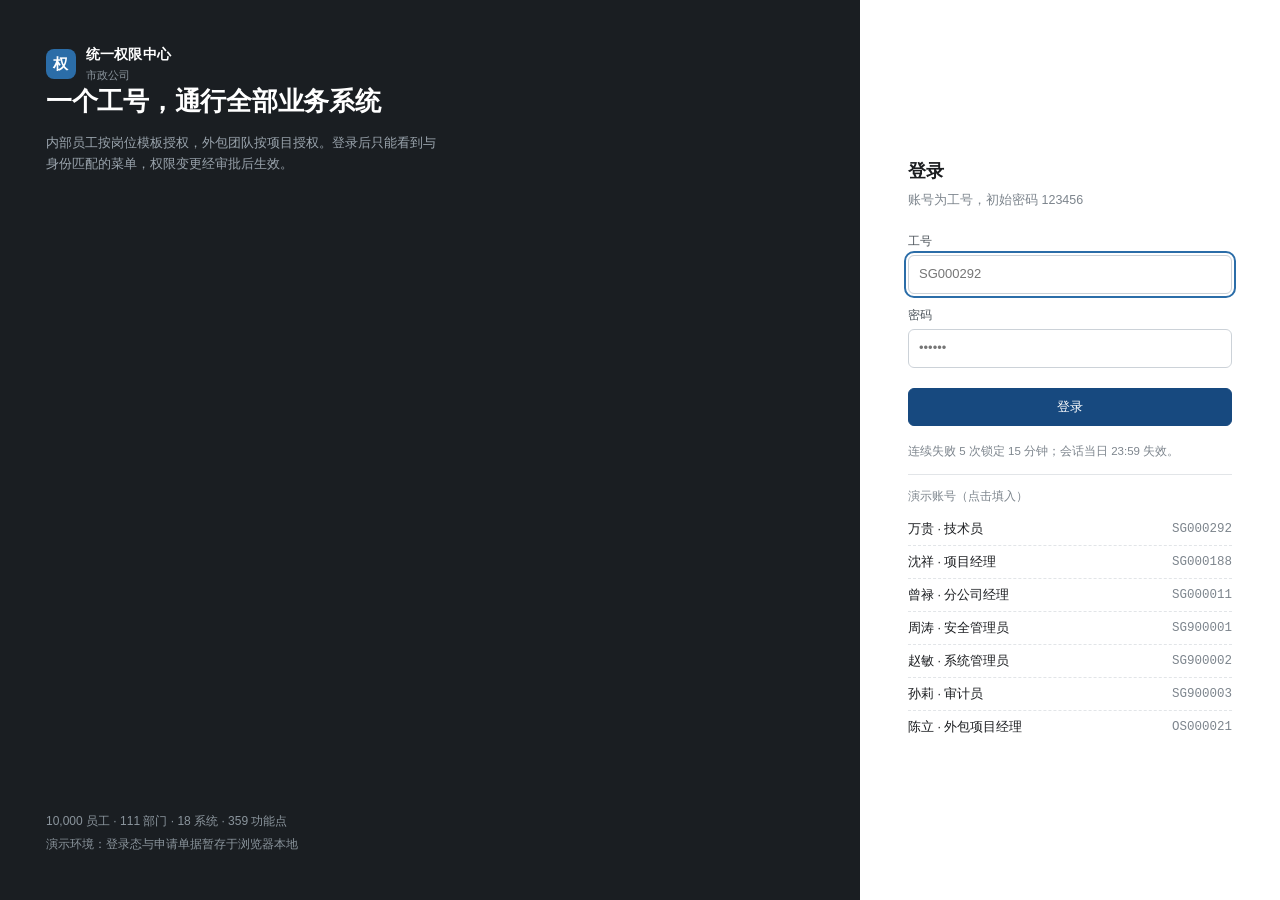
<file: iam-prototype（原型设计第一版）/index.html>
<!DOCTYPE html>
<html lang="zh-CN">
<head>
<meta charset="utf-8">
<meta name="viewport" content="width=device-width, initial-scale=1">
<title>统一权限中心 · 交互原型 v0.4</title>
<link rel="stylesheet" href="css/style.css">
</head>
<body>
<div class="app" id="app">
  <aside class="rail">
    <div class="brand">
      <div class="mark">权</div>
      <div>
        <div class="b-name">统一权限中心</div>
        <div class="b-sub">市政公司 · 原型 v0.4</div>
      </div>
    </div>
    <nav id="nav"></nav>
    <div class="rail-foot">
      10,000 员工 / 111 部门 / 18 系统 / 359 功能点<br>
      数据为 mock，接口见 js/api.js
    </div>
  </aside>
  <div class="main">
    <header class="topbar">
      <div class="scope">
        <span class="scope-k">当前登录</span>
        <span class="who-role" id="whoRole"></span>
      </div>
      <div class="top-right">
        <span class="chip" id="whoName">—</span>
        <span class="chip">内网 10.12.3.44</span>
        <span class="chip" id="sessChip">会话至 23:59</span>
        <button class="btn sm" id="logout">退出登录</button>
      </div>
    </header>
    <div class="viewport" id="view"></div>
  </div>
</div>
<script src="js/mock-data.js"></script>
<script src="js/store.js"></script>
<script src="js/api.js"></script>
<script src="js/app.js"></script>
</body>
</html>
</file>
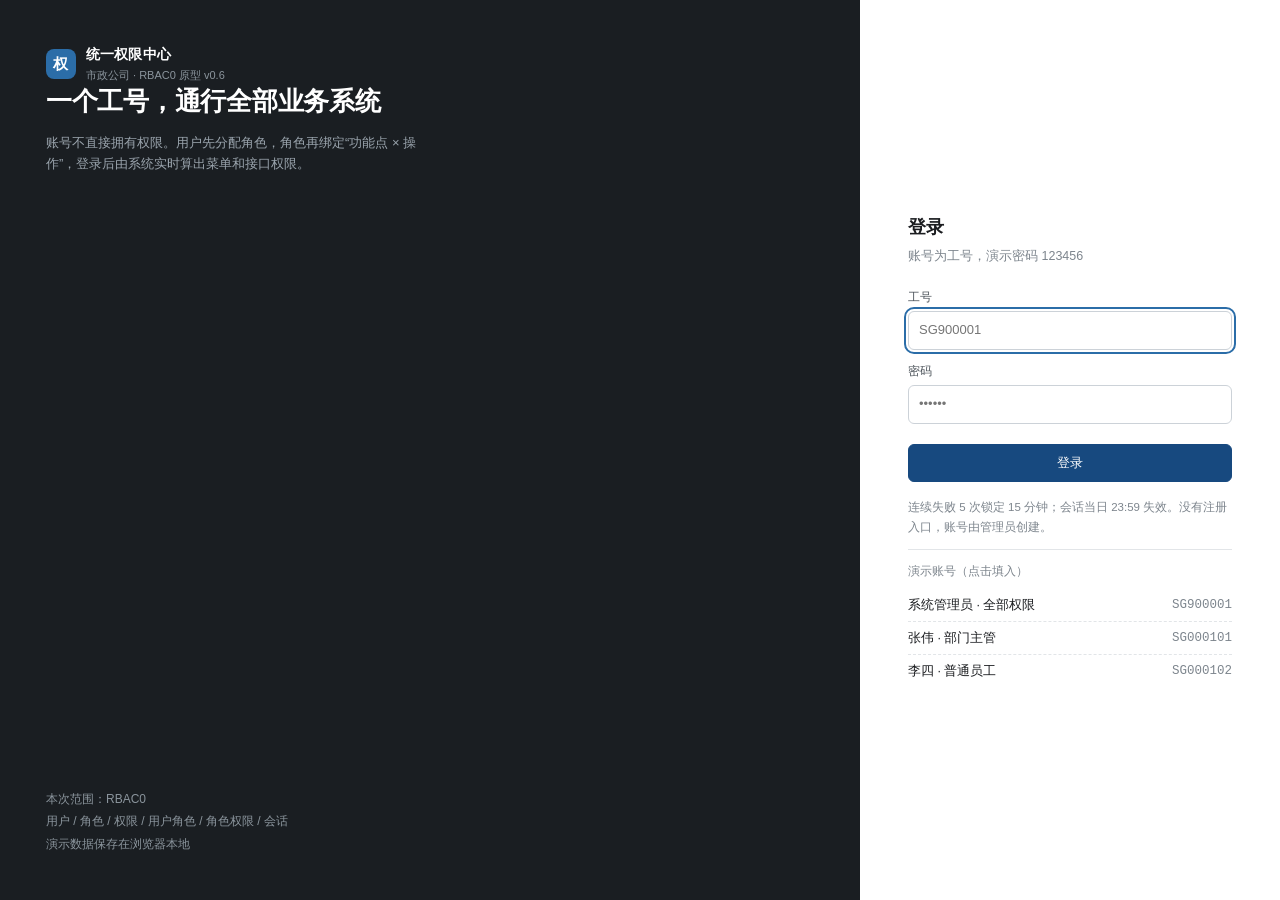
<file: 原型设计v0.6/iam-prototype/index.html>
<!DOCTYPE html>
<html lang="zh-CN">
<head>
<meta charset="utf-8">
<meta name="viewport" content="width=device-width, initial-scale=1">
<title>统一权限中心 · RBAC0 可交互原型 v0.6</title>
<link rel="stylesheet" href="css/style.css">
</head>
<body>
<div class="app" id="app">
  <aside class="rail">
    <div class="brand">
      <div class="mark">权</div>
      <div>
        <div class="b-name">统一权限中心</div>
        <div class="b-sub">市政公司 · RBAC0 原型 v0.6</div>
      </div>
    </div>
    <nav id="nav"></nav>
    <div class="rail-foot">
      第一次检查范围：RBAC0<br>
      权限由角色实时计算，数据存 localStorage
    </div>
  </aside>
  <div class="main">
    <header class="topbar">
      <div class="scope">
        <span class="scope-k">当前登录</span>
        <span class="who-role" id="whoRole"></span>
      </div>
      <div class="top-right">
        <span class="chip" id="whoName">—</span>
        <span class="chip">内网 10.12.3.44</span>
        <span class="chip" id="sessChip">会话至 23:59</span>
        <button class="btn sm" id="logout" data-act="logout">退出登录</button>
      </div>
    </header>
    <div class="viewport" id="view"></div>
  </div>
</div>
<script src="js/mock-data.js"></script>
<script src="js/store.js"></script>
<script src="js/api.js"></script>
<script src="js/app.js"></script>
</body>
</html>
</file>
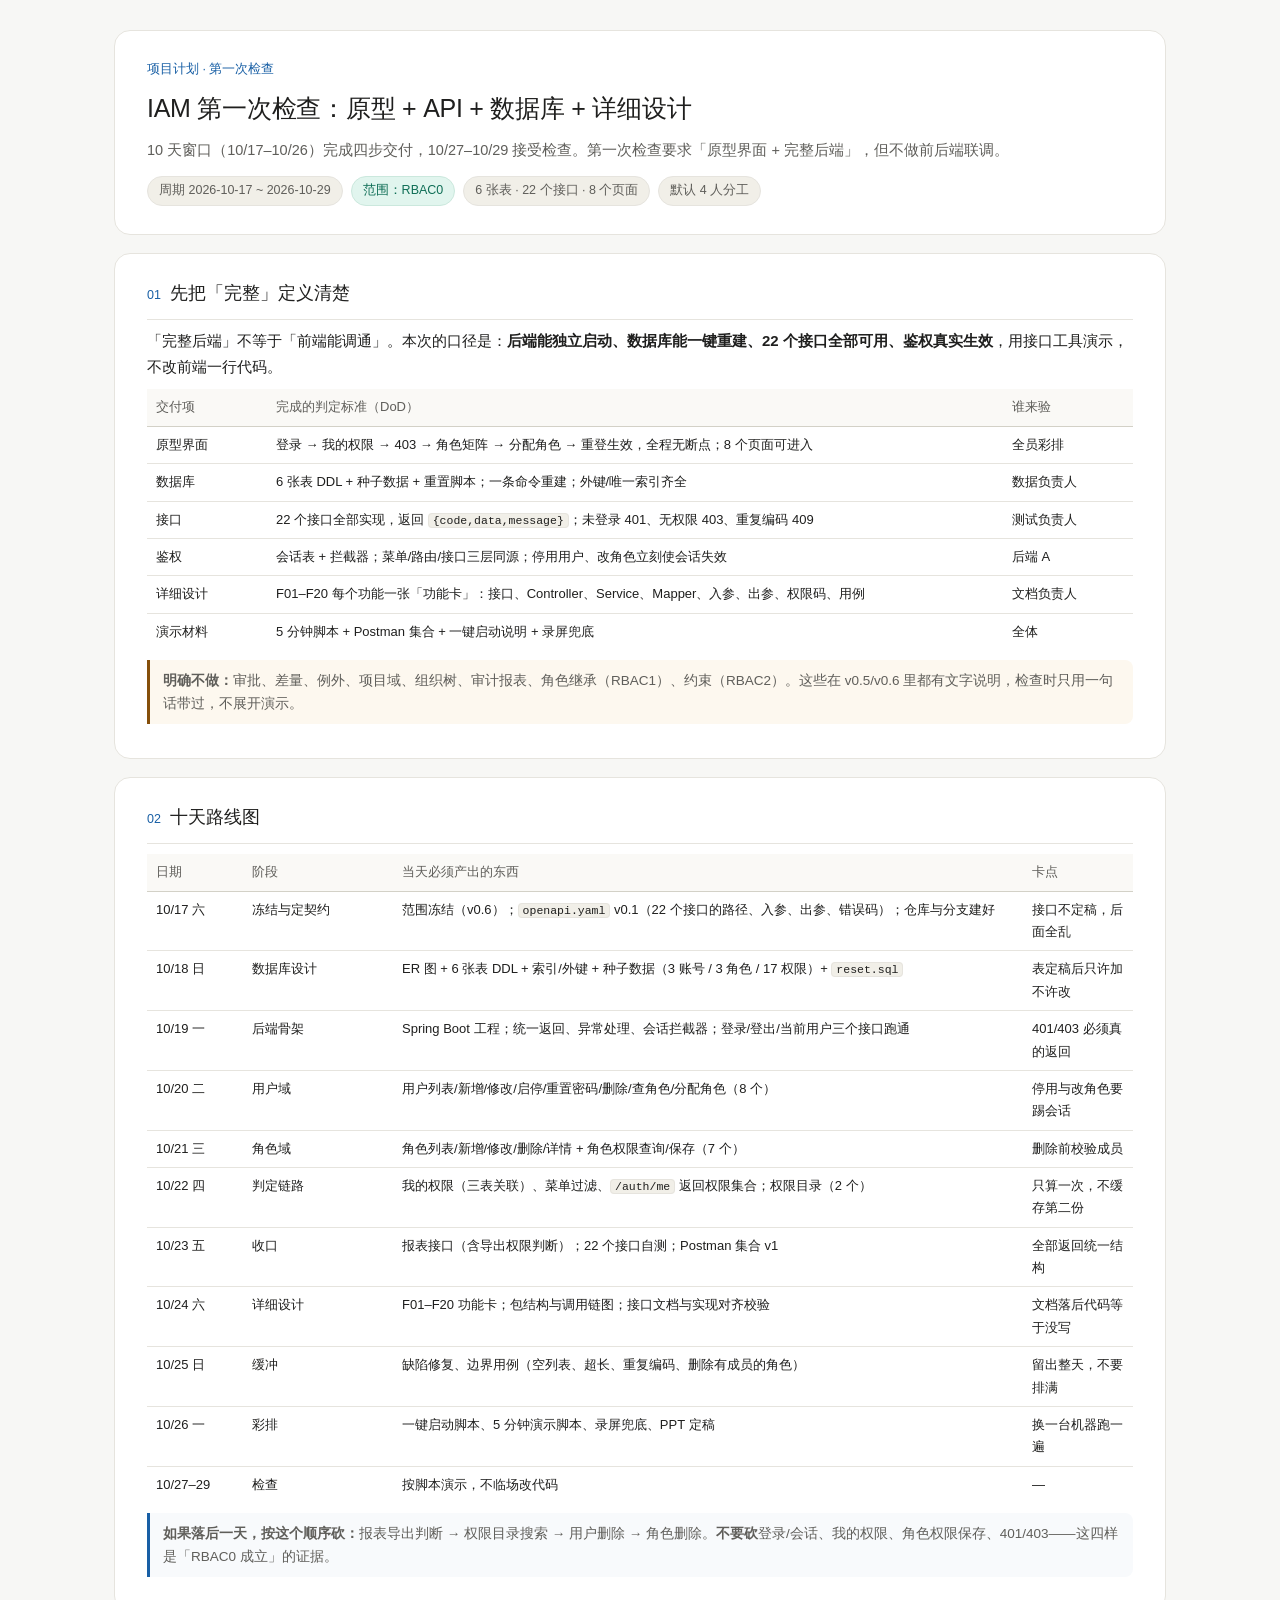
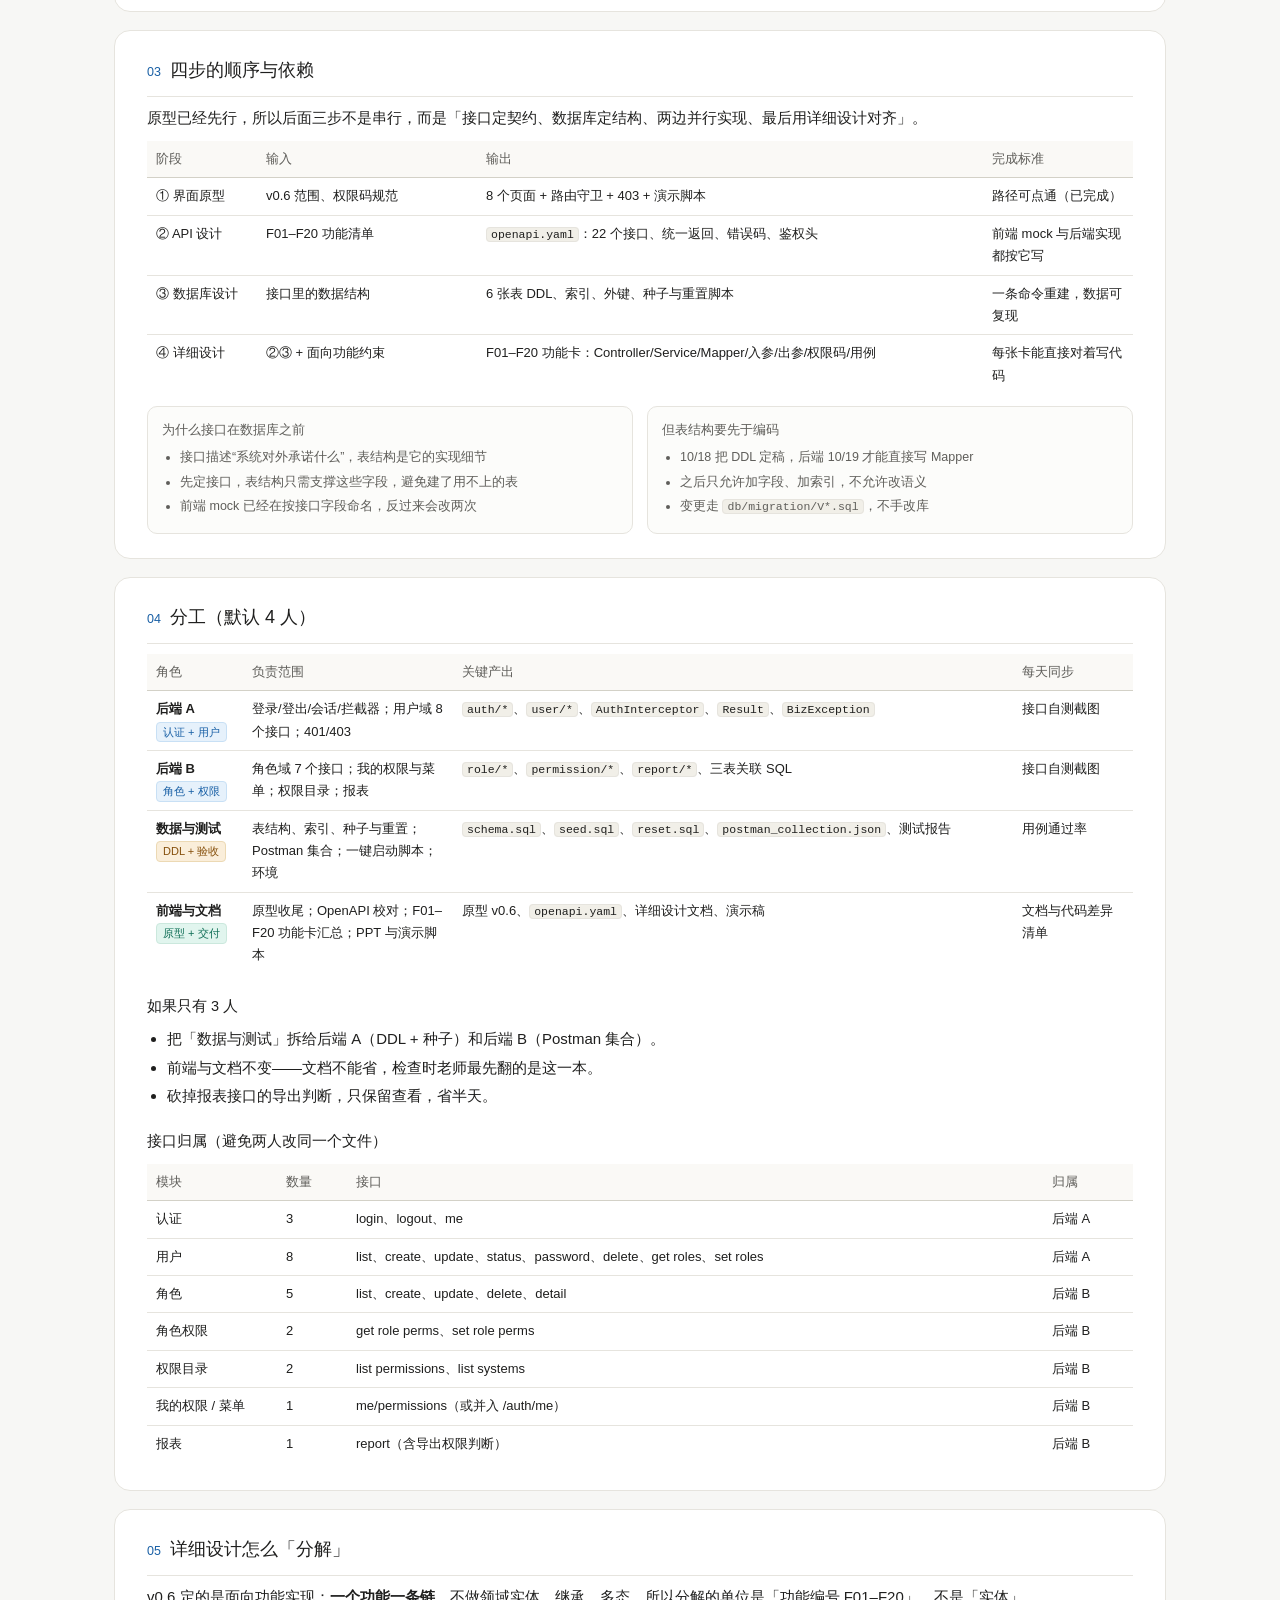
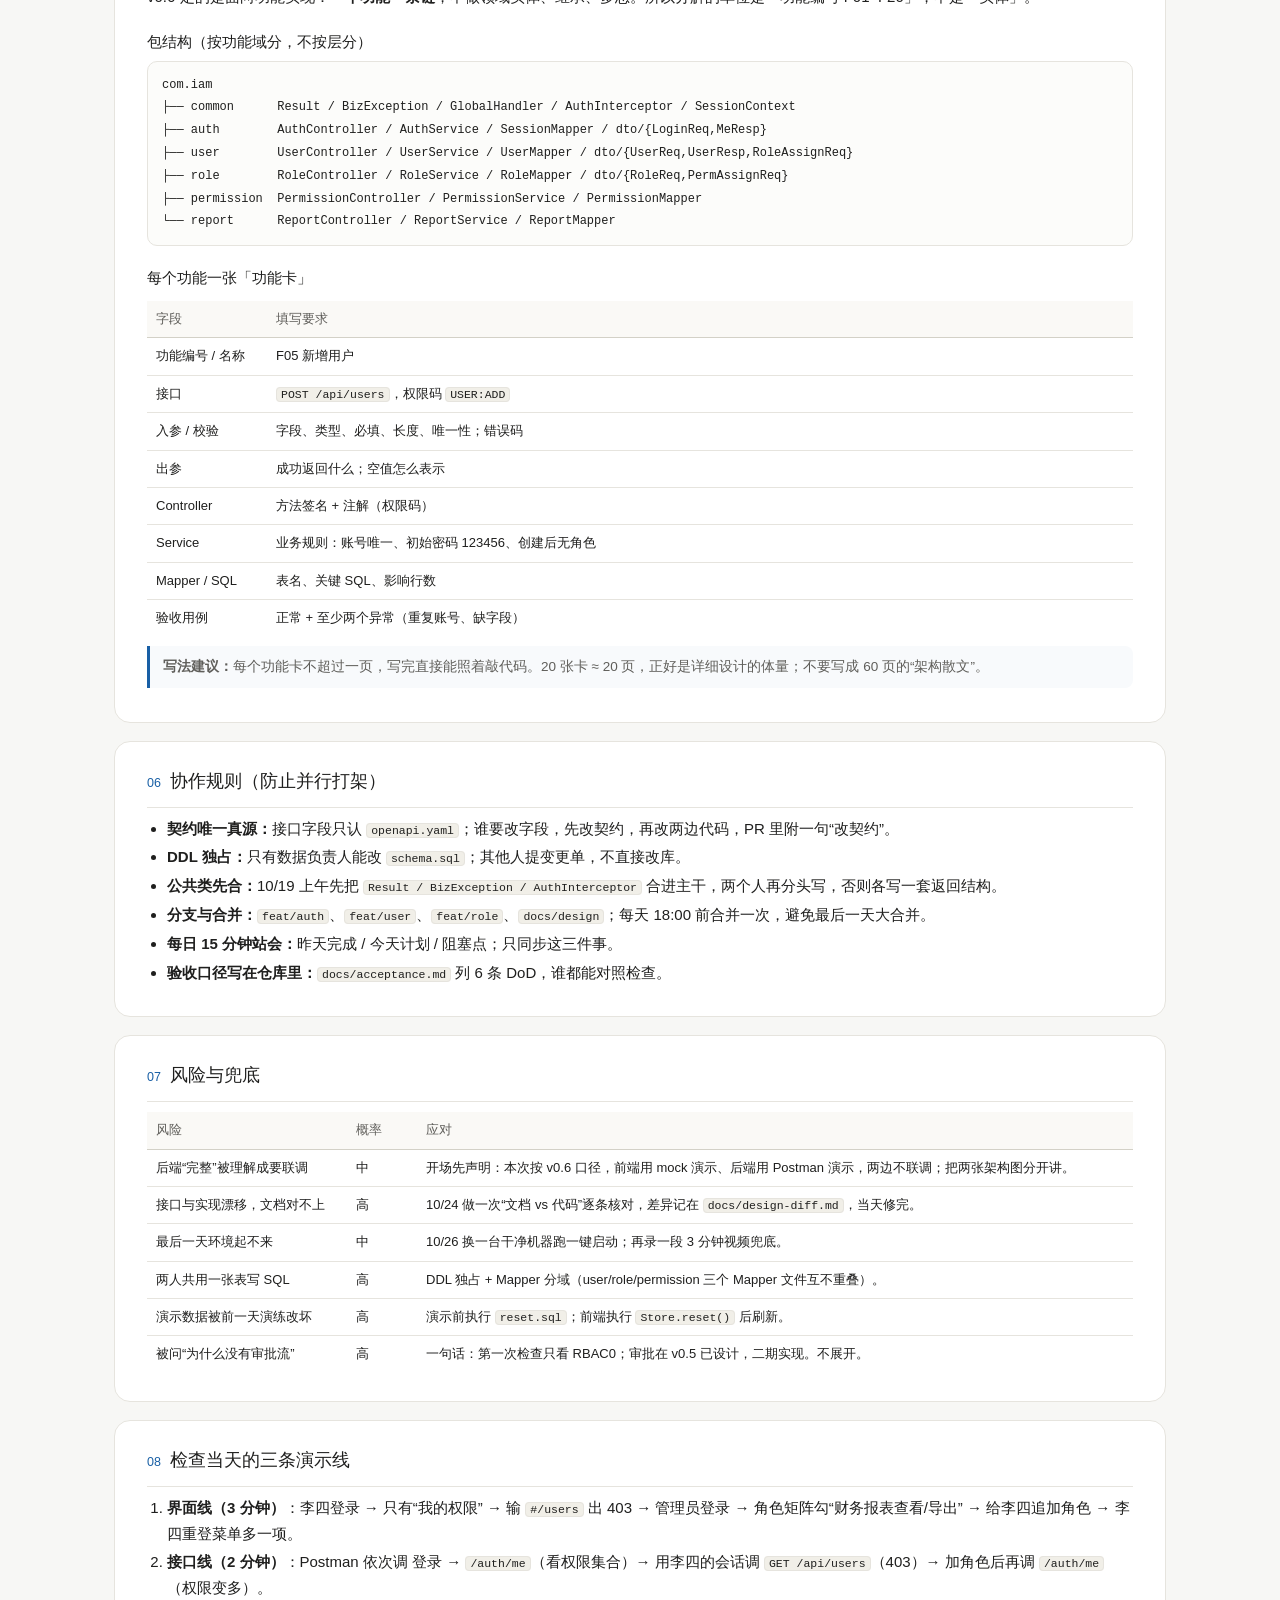
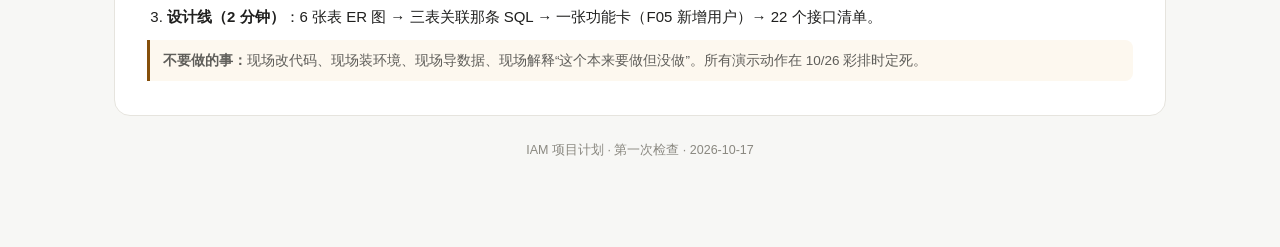
<file: iam-project-plan.html>
<!DOCTYPE html>
<html lang="zh-CN">
<head>
<meta charset="UTF-8">
<meta name="viewport" content="width=device-width, initial-scale=1.0">
<title>IAM 项目计划 · 第一次检查（10/17–10/29）</title>
<style>
  :root{--bg:#f7f7f5;--card:#fff;--ink:#1f1f1e;--ink2:#5f5e5a;--ink3:#8a8880;--line:#e6e4de;--line2:#d3d1c7;
    --blue:#185fa5;--blue-bg:#e6f1fb;--teal:#0f6e56;--teal-bg:#e1f5ee;--amber:#854f0b;--amber-bg:#faeeda;
    --red:#a32d2d;--red-bg:#fcebeb;--gray:#f1efe8;}
  *{box-sizing:border-box}
  body{margin:0;background:var(--bg);color:var(--ink);font:15px/1.72 -apple-system,BlinkMacSystemFont,"Segoe UI","PingFang SC","Microsoft YaHei",sans-serif}
  .wrap{max-width:1100px;margin:0 auto;padding:30px 24px 80px}
  header{background:var(--card);border:1px solid var(--line);border-radius:16px;padding:28px 32px;margin-bottom:18px}
  header .eyebrow{font-size:12.5px;color:var(--blue)}
  header h1{margin:6px 0 8px;font-size:25px;font-weight:500;letter-spacing:-.01em}
  header p{margin:0;color:var(--ink2);font-size:14.5px}
  .meta{display:flex;flex-wrap:wrap;gap:8px;margin-top:14px}
  .meta span{font-size:12.5px;color:var(--ink2);background:var(--gray);border:1px solid var(--line);border-radius:99px;padding:3px 11px}
  .meta span.ok{background:var(--teal-bg);border-color:#cbe8dd;color:var(--teal)}
  section{background:var(--card);border:1px solid var(--line);border-radius:16px;padding:24px 32px;margin-bottom:18px}
  h2{font-size:18px;font-weight:500;margin:0 0 8px;padding-bottom:10px;border-bottom:1px solid var(--line);display:flex;gap:9px;align-items:baseline}
  h2 .no{font-size:12.5px;color:var(--blue);font-weight:500}
  h3{font-size:14.5px;font-weight:500;margin:20px 0 6px}
  p{margin:7px 0}
  ul,ol{margin:7px 0;padding-left:20px}
  li{margin:3px 0}
  table{width:100%;border-collapse:collapse;margin:10px 0 4px;font-size:13px}
  th{text-align:left;font-weight:500;color:var(--ink2);background:#faf9f6;border-bottom:1px solid var(--line2);padding:7px 9px}
  td{border-bottom:1px solid var(--line);padding:7px 9px;vertical-align:top}
  tr:last-child td{border-bottom:0}
  code{font-family:ui-monospace,Consolas,monospace;font-size:11.5px;background:var(--gray);border:1px solid var(--line);border-radius:4px;padding:0 4px}
  .tag{display:inline-block;font-size:11px;border:1px solid var(--line);border-radius:4px;padding:0 6px;color:var(--ink2);white-space:nowrap}
  .tag.g{color:var(--teal);background:var(--teal-bg);border-color:#cbe8dd}
  .tag.a{color:var(--amber);background:var(--amber-bg);border-color:#ecd9b4}
  .tag.r{color:var(--red);background:var(--red-bg);border-color:#eecaca}
  .tag.b{color:var(--blue);background:var(--blue-bg);border-color:#c8e0f5}
  .callout{border-left:3px solid var(--blue);background:#f8fafc;padding:9px 13px;margin:10px 0;font-size:13.5px;color:var(--ink2);border-radius:0 8px 8px 0}
  .callout.warn{border-left-color:var(--amber);background:#fdf8ef}
  .cols{display:grid;grid-template-columns:1fr 1fr;gap:14px}
  .box{border:1px solid var(--line);border-radius:10px;padding:12px 14px;background:#fcfcfa}
  .box h4{margin:0 0 6px;font-size:13px;font-weight:500;color:var(--ink2)}
  .box ul{margin:0;padding-left:18px;font-size:12.5px;color:var(--ink2)}
  footer{text-align:center;font-size:12.5px;color:var(--ink3);padding:6px 0}
  @media (max-width:820px){.wrap{padding:14px 12px 48px}section{padding:18px 16px}.cols{grid-template-columns:1fr}}
</style>
</head>
<body>
<div class="wrap">

<header>
  <div class="eyebrow">项目计划 · 第一次检查</div>
  <h1>IAM 第一次检查：原型 + API + 数据库 + 详细设计</h1>
  <p>10 天窗口（10/17–10/26）完成四步交付，10/27–10/29 接受检查。第一次检查要求「原型界面 + 完整后端」，但不做前后端联调。</p>
  <div class="meta">
    <span>周期 2026-10-17 ~ 2026-10-29</span>
    <span class="ok">范围：RBAC0</span>
    <span>6 张表 · 22 个接口 · 8 个页面</span>
    <span>默认 4 人分工</span>
  </div>
</header>

<section>
  <h2><span class="no">01</span>先把「完整」定义清楚</h2>
  <p>「完整后端」不等于「前端能调通」。本次的口径是：<b>后端能独立启动、数据库能一键重建、22 个接口全部可用、鉴权真实生效</b>，用接口工具演示，不改前端一行代码。</p>
  <table>
    <thead><tr><th style="width:120px">交付项</th><th>完成的判定标准（DoD）</th><th style="width:130px">谁来验</th></tr></thead>
    <tbody>
      <tr><td>原型界面</td><td>登录 → 我的权限 → 403 → 角色矩阵 → 分配角色 → 重登生效，全程无断点；8 个页面可进入</td><td>全员彩排</td></tr>
      <tr><td>数据库</td><td>6 张表 DDL + 种子数据 + 重置脚本；一条命令重建；外键/唯一索引齐全</td><td>数据负责人</td></tr>
      <tr><td>接口</td><td>22 个接口全部实现，返回 <code>{code,data,message}</code>；未登录 401、无权限 403、重复编码 409</td><td>测试负责人</td></tr>
      <tr><td>鉴权</td><td>会话表 + 拦截器；菜单/路由/接口三层同源；停用用户、改角色立刻使会话失效</td><td>后端 A</td></tr>
      <tr><td>详细设计</td><td>F01–F20 每个功能一张「功能卡」：接口、Controller、Service、Mapper、入参、出参、权限码、用例</td><td>文档负责人</td></tr>
      <tr><td>演示材料</td><td>5 分钟脚本 + Postman 集合 + 一键启动说明 + 录屏兜底</td><td>全体</td></tr>
    </tbody>
  </table>
  <div class="callout warn">
    <b>明确不做：</b>审批、差量、例外、项目域、组织树、审计报表、角色继承（RBAC1）、约束（RBAC2）。这些在 v0.5/v0.6 里都有文字说明，检查时只用一句话带过，不展开演示。
  </div>
</section>

<section>
  <h2><span class="no">02</span>十天路线图</h2>
  <table>
    <thead><tr><th style="width:96px">日期</th><th style="width:150px">阶段</th><th>当天必须产出的东西</th><th style="width:110px">卡点</th></tr></thead>
    <tbody>
      <tr><td>10/17 六</td><td>冻结与定契约</td><td>范围冻结（v0.6）；<code>openapi.yaml</code> v0.1（22 个接口的路径、入参、出参、错误码）；仓库与分支建好</td><td>接口不定稿，后面全乱</td></tr>
      <tr><td>10/18 日</td><td>数据库设计</td><td>ER 图 + 6 张表 DDL + 索引/外键 + 种子数据（3 账号 / 3 角色 / 17 权限）+ <code>reset.sql</code></td><td>表定稿后只许加不许改</td></tr>
      <tr><td>10/19 一</td><td>后端骨架</td><td>Spring Boot 工程；统一返回、异常处理、会话拦截器；登录/登出/当前用户三个接口跑通</td><td>401/403 必须真的返回</td></tr>
      <tr><td>10/20 二</td><td>用户域</td><td>用户列表/新增/修改/启停/重置密码/删除/查角色/分配角色（8 个）</td><td>停用与改角色要踢会话</td></tr>
      <tr><td>10/21 三</td><td>角色域</td><td>角色列表/新增/修改/删除/详情 + 角色权限查询/保存（7 个）</td><td>删除前校验成员</td></tr>
      <tr><td>10/22 四</td><td>判定链路</td><td>我的权限（三表关联）、菜单过滤、<code>/auth/me</code> 返回权限集合；权限目录（2 个）</td><td>只算一次，不缓存第二份</td></tr>
      <tr><td>10/23 五</td><td>收口</td><td>报表接口（含导出权限判断）；22 个接口自测；Postman 集合 v1</td><td>全部返回统一结构</td></tr>
      <tr><td>10/24 六</td><td>详细设计</td><td>F01–F20 功能卡；包结构与调用链图；接口文档与实现对齐校验</td><td>文档落后代码等于没写</td></tr>
      <tr><td>10/25 日</td><td>缓冲</td><td>缺陷修复、边界用例（空列表、超长、重复编码、删除有成员的角色）</td><td>留出整天，不要排满</td></tr>
      <tr><td>10/26 一</td><td>彩排</td><td>一键启动脚本、5 分钟演示脚本、录屏兜底、PPT 定稿</td><td>换一台机器跑一遍</td></tr>
      <tr><td>10/27–29</td><td>检查</td><td>按脚本演示，不临场改代码</td><td>—</td></tr>
    </tbody>
  </table>
  <div class="callout">
    <b>如果落后一天，按这个顺序砍：</b>报表导出判断 → 权限目录搜索 → 用户删除 → 角色删除。<b>不要砍</b>登录/会话、我的权限、角色权限保存、401/403——这四样是「RBAC0 成立」的证据。
  </div>
</section>

<section>
  <h2><span class="no">03</span>四步的顺序与依赖</h2>
  <p>原型已经先行，所以后面三步不是串行，而是「接口定契约、数据库定结构、两边并行实现、最后用详细设计对齐」。</p>
  <table>
    <thead><tr><th style="width:110px">阶段</th><th style="width:220px">输入</th><th>输出</th><th style="width:150px">完成标准</th></tr></thead>
    <tbody>
      <tr><td>① 界面原型</td><td>v0.6 范围、权限码规范</td><td>8 个页面 + 路由守卫 + 403 + 演示脚本</td><td>路径可点通（已完成）</td></tr>
      <tr><td>② API 设计</td><td>F01–F20 功能清单</td><td><code>openapi.yaml</code>：22 个接口、统一返回、错误码、鉴权头</td><td>前端 mock 与后端实现都按它写</td></tr>
      <tr><td>③ 数据库设计</td><td>接口里的数据结构</td><td>6 张表 DDL、索引、外键、种子与重置脚本</td><td>一条命令重建，数据可复现</td></tr>
      <tr><td>④ 详细设计</td><td>②③ + 面向功能约束</td><td>F01–F20 功能卡：Controller/Service/Mapper/入参/出参/权限码/用例</td><td>每张卡能直接对着写代码</td></tr>
    </tbody>
  </table>
  <div class="cols" style="margin-top:12px">
    <div class="box">
      <h4>为什么接口在数据库之前</h4>
      <ul>
        <li>接口描述“系统对外承诺什么”，表结构是它的实现细节</li>
        <li>先定接口，表结构只需支撑这些字段，避免建了用不上的表</li>
        <li>前端 mock 已经在按接口字段命名，反过来会改两次</li>
      </ul>
    </div>
    <div class="box">
      <h4>但表结构要先于编码</h4>
      <ul>
        <li>10/18 把 DDL 定稿，后端 10/19 才能直接写 Mapper</li>
        <li>之后只允许加字段、加索引，不允许改语义</li>
        <li>变更走 <code>db/migration/V*.sql</code>，不手改库</li>
      </ul>
    </div>
  </div>
</section>

<section>
  <h2><span class="no">04</span>分工（默认 4 人）</h2>
  <table>
    <thead><tr><th style="width:96px">角色</th><th style="width:210px">负责范围</th><th>关键产出</th><th style="width:120px">每天同步</th></tr></thead>
    <tbody>
      <tr>
        <td><b>后端 A</b><br><span class="tag b">认证 + 用户</span></td>
        <td>登录/登出/会话/拦截器；用户域 8 个接口；401/403</td>
        <td><code>auth/*</code>、<code>user/*</code>、<code>AuthInterceptor</code>、<code>Result</code>、<code>BizException</code></td>
        <td>接口自测截图</td>
      </tr>
      <tr>
        <td><b>后端 B</b><br><span class="tag b">角色 + 权限</span></td>
        <td>角色域 7 个接口；我的权限与菜单；权限目录；报表</td>
        <td><code>role/*</code>、<code>permission/*</code>、<code>report/*</code>、三表关联 SQL</td>
        <td>接口自测截图</td>
      </tr>
      <tr>
        <td><b>数据与测试</b><br><span class="tag a">DDL + 验收</span></td>
        <td>表结构、索引、种子与重置；Postman 集合；一键启动脚本；环境</td>
        <td><code>schema.sql</code>、<code>seed.sql</code>、<code>reset.sql</code>、<code>postman_collection.json</code>、测试报告</td>
        <td>用例通过率</td>
      </tr>
      <tr>
        <td><b>前端与文档</b><br><span class="tag g">原型 + 交付</span></td>
        <td>原型收尾；OpenAPI 校对；F01–F20 功能卡汇总；PPT 与演示脚本</td>
        <td>原型 v0.6、<code>openapi.yaml</code>、详细设计文档、演示稿</td>
        <td>文档与代码差异清单</td>
      </tr>
    </tbody>
  </table>
  <h3>如果只有 3 人</h3>
  <ul>
    <li>把「数据与测试」拆给后端 A（DDL + 种子）和后端 B（Postman 集合）。</li>
    <li>前端与文档不变——文档不能省，检查时老师最先翻的是这一本。</li>
    <li>砍掉报表接口的导出判断，只保留查看，省半天。</li>
  </ul>
  <h3>接口归属（避免两人改同一个文件）</h3>
  <table>
    <thead><tr><th style="width:130px">模块</th><th style="width:70px">数量</th><th>接口</th><th style="width:90px">归属</th></tr></thead>
    <tbody>
      <tr><td>认证</td><td>3</td><td>login、logout、me</td><td>后端 A</td></tr>
      <tr><td>用户</td><td>8</td><td>list、create、update、status、password、delete、get roles、set roles</td><td>后端 A</td></tr>
      <tr><td>角色</td><td>5</td><td>list、create、update、delete、detail</td><td>后端 B</td></tr>
      <tr><td>角色权限</td><td>2</td><td>get role perms、set role perms</td><td>后端 B</td></tr>
      <tr><td>权限目录</td><td>2</td><td>list permissions、list systems</td><td>后端 B</td></tr>
      <tr><td>我的权限 / 菜单</td><td>1</td><td>me/permissions（或并入 /auth/me）</td><td>后端 B</td></tr>
      <tr><td>报表</td><td>1</td><td>report（含导出权限判断）</td><td>后端 B</td></tr>
    </tbody>
  </table>
</section>

<section>
  <h2><span class="no">05</span>详细设计怎么「分解」</h2>
  <p>v0.6 定的是面向功能实现：<b>一个功能一条链</b>，不做领域实体、继承、多态。所以分解的单位是「功能编号 F01–F20」，不是「实体」。</p>
  <h3>包结构（按功能域分，不按层分）</h3>
  <div class="box" style="font-family:ui-monospace,Consolas,monospace;font-size:12px;line-height:1.9">
com.iam<br>
├── common&nbsp;&nbsp;&nbsp;&nbsp;&nbsp;&nbsp;Result / BizException / GlobalHandler / AuthInterceptor / SessionContext<br>
├── auth&nbsp;&nbsp;&nbsp;&nbsp;&nbsp;&nbsp;&nbsp;&nbsp;AuthController / AuthService / SessionMapper / dto/{LoginReq,MeResp}<br>
├── user&nbsp;&nbsp;&nbsp;&nbsp;&nbsp;&nbsp;&nbsp;&nbsp;UserController / UserService / UserMapper / dto/{UserReq,UserResp,RoleAssignReq}<br>
├── role&nbsp;&nbsp;&nbsp;&nbsp;&nbsp;&nbsp;&nbsp;&nbsp;RoleController / RoleService / RoleMapper / dto/{RoleReq,PermAssignReq}<br>
├── permission&nbsp;&nbsp;PermissionController / PermissionService / PermissionMapper<br>
└── report&nbsp;&nbsp;&nbsp;&nbsp;&nbsp;&nbsp;ReportController / ReportService / ReportMapper
  </div>
  <h3>每个功能一张「功能卡」</h3>
  <table>
    <thead><tr><th style="width:120px">字段</th><th>填写要求</th></tr></thead>
    <tbody>
      <tr><td>功能编号 / 名称</td><td>F05 新增用户</td></tr>
      <tr><td>接口</td><td><code>POST /api/users</code>，权限码 <code>USER:ADD</code></td></tr>
      <tr><td>入参 / 校验</td><td>字段、类型、必填、长度、唯一性；错误码</td></tr>
      <tr><td>出参</td><td>成功返回什么；空值怎么表示</td></tr>
      <tr><td>Controller</td><td>方法签名 + 注解（权限码）</td></tr>
      <tr><td>Service</td><td>业务规则：账号唯一、初始密码 123456、创建后无角色</td></tr>
      <tr><td>Mapper / SQL</td><td>表名、关键 SQL、影响行数</td></tr>
      <tr><td>验收用例</td><td>正常 + 至少两个异常（重复账号、缺字段）</td></tr>
    </tbody>
  </table>
  <div class="callout">
    <b>写法建议：</b>每个功能卡不超过一页，写完直接能照着敲代码。20 张卡 ≈ 20 页，正好是详细设计的体量；不要写成 60 页的“架构散文”。
  </div>
</section>

<section>
  <h2><span class="no">06</span>协作规则（防止并行打架）</h2>
  <ul>
    <li><b>契约唯一真源：</b>接口字段只认 <code>openapi.yaml</code>；谁要改字段，先改契约，再改两边代码，PR 里附一句“改契约”。</li>
    <li><b>DDL 独占：</b>只有数据负责人能改 <code>schema.sql</code>；其他人提变更单，不直接改库。</li>
    <li><b>公共类先合：</b>10/19 上午先把 <code>Result / BizException / AuthInterceptor</code> 合进主干，两个人再分头写，否则各写一套返回结构。</li>
    <li><b>分支与合并：</b><code>feat/auth</code>、<code>feat/user</code>、<code>feat/role</code>、<code>docs/design</code>；每天 18:00 前合并一次，避免最后一天大合并。</li>
    <li><b>每日 15 分钟站会：</b>昨天完成 / 今天计划 / 阻塞点；只同步这三件事。</li>
    <li><b>验收口径写在仓库里：</b><code>docs/acceptance.md</code> 列 6 条 DoD，谁都能对照检查。</li>
  </ul>
</section>

<section>
  <h2><span class="no">07</span>风险与兜底</h2>
  <table>
    <thead><tr><th style="width:200px">风险</th><th style="width:70px">概率</th><th>应对</th></tr></thead>
    <tbody>
      <tr><td>后端“完整”被理解成要联调</td><td>中</td><td>开场先声明：本次按 v0.6 口径，前端用 mock 演示、后端用 Postman 演示，两边不联调；把两张架构图分开讲。</td></tr>
      <tr><td>接口与实现漂移，文档对不上</td><td>高</td><td>10/24 做一次“文档 vs 代码”逐条核对，差异记在 <code>docs/design-diff.md</code>，当天修完。</td></tr>
      <tr><td>最后一天环境起不来</td><td>中</td><td>10/26 换一台干净机器跑一键启动；再录一段 3 分钟视频兜底。</td></tr>
      <tr><td>两人共用一张表写 SQL</td><td>高</td><td>DDL 独占 + Mapper 分域（user/role/permission 三个 Mapper 文件互不重叠）。</td></tr>
      <tr><td>演示数据被前一天演练改坏</td><td>高</td><td>演示前执行 <code>reset.sql</code>；前端执行 <code>Store.reset()</code> 后刷新。</td></tr>
      <tr><td>被问“为什么没有审批流”</td><td>高</td><td>一句话：第一次检查只看 RBAC0；审批在 v0.5 已设计，二期实现。不展开。</td></tr>
    </tbody>
  </table>
</section>

<section>
  <h2><span class="no">08</span>检查当天的三条演示线</h2>
  <ol>
    <li><b>界面线（3 分钟）</b>：李四登录 → 只有“我的权限” → 输 <code>#/users</code> 出 403 → 管理员登录 → 角色矩阵勾“财务报表查看/导出” → 给李四追加角色 → 李四重登菜单多一项。</li>
    <li><b>接口线（2 分钟）</b>：Postman 依次调 登录 → <code>/auth/me</code>（看权限集合）→ 用李四的会话调 <code>GET /api/users</code>（403）→ 加角色后再调 <code>/auth/me</code>（权限变多）。</li>
    <li><b>设计线（2 分钟）</b>：6 张表 ER 图 → 三表关联那条 SQL → 一张功能卡（F05 新增用户）→ 22 个接口清单。</li>
  </ol>
  <div class="callout warn">
    <b>不要做的事：</b>现场改代码、现场装环境、现场导数据、现场解释“这个本来要做但没做”。所有演示动作在 10/26 彩排时定死。
  </div>
</section>

<footer>IAM 项目计划 · 第一次检查 · 2026-10-17</footer>
</div>
</body>
</html>
</file>
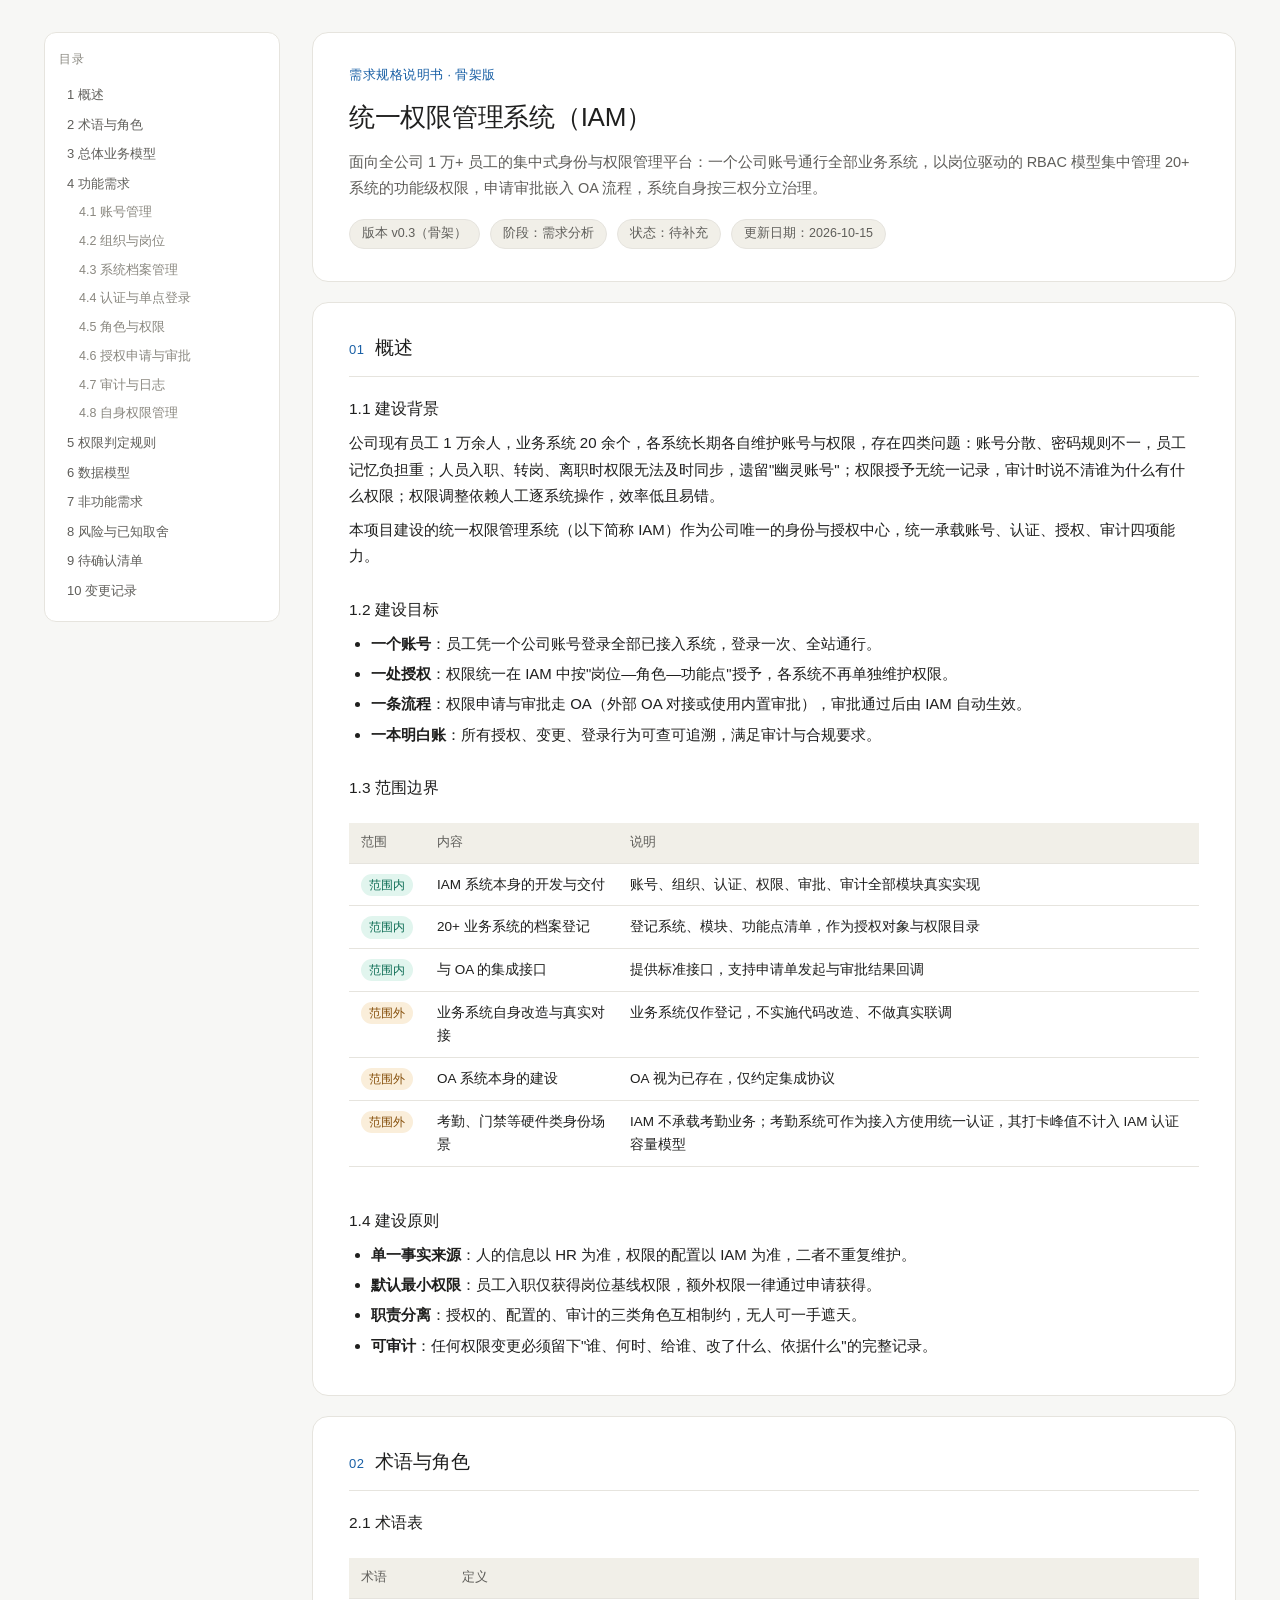
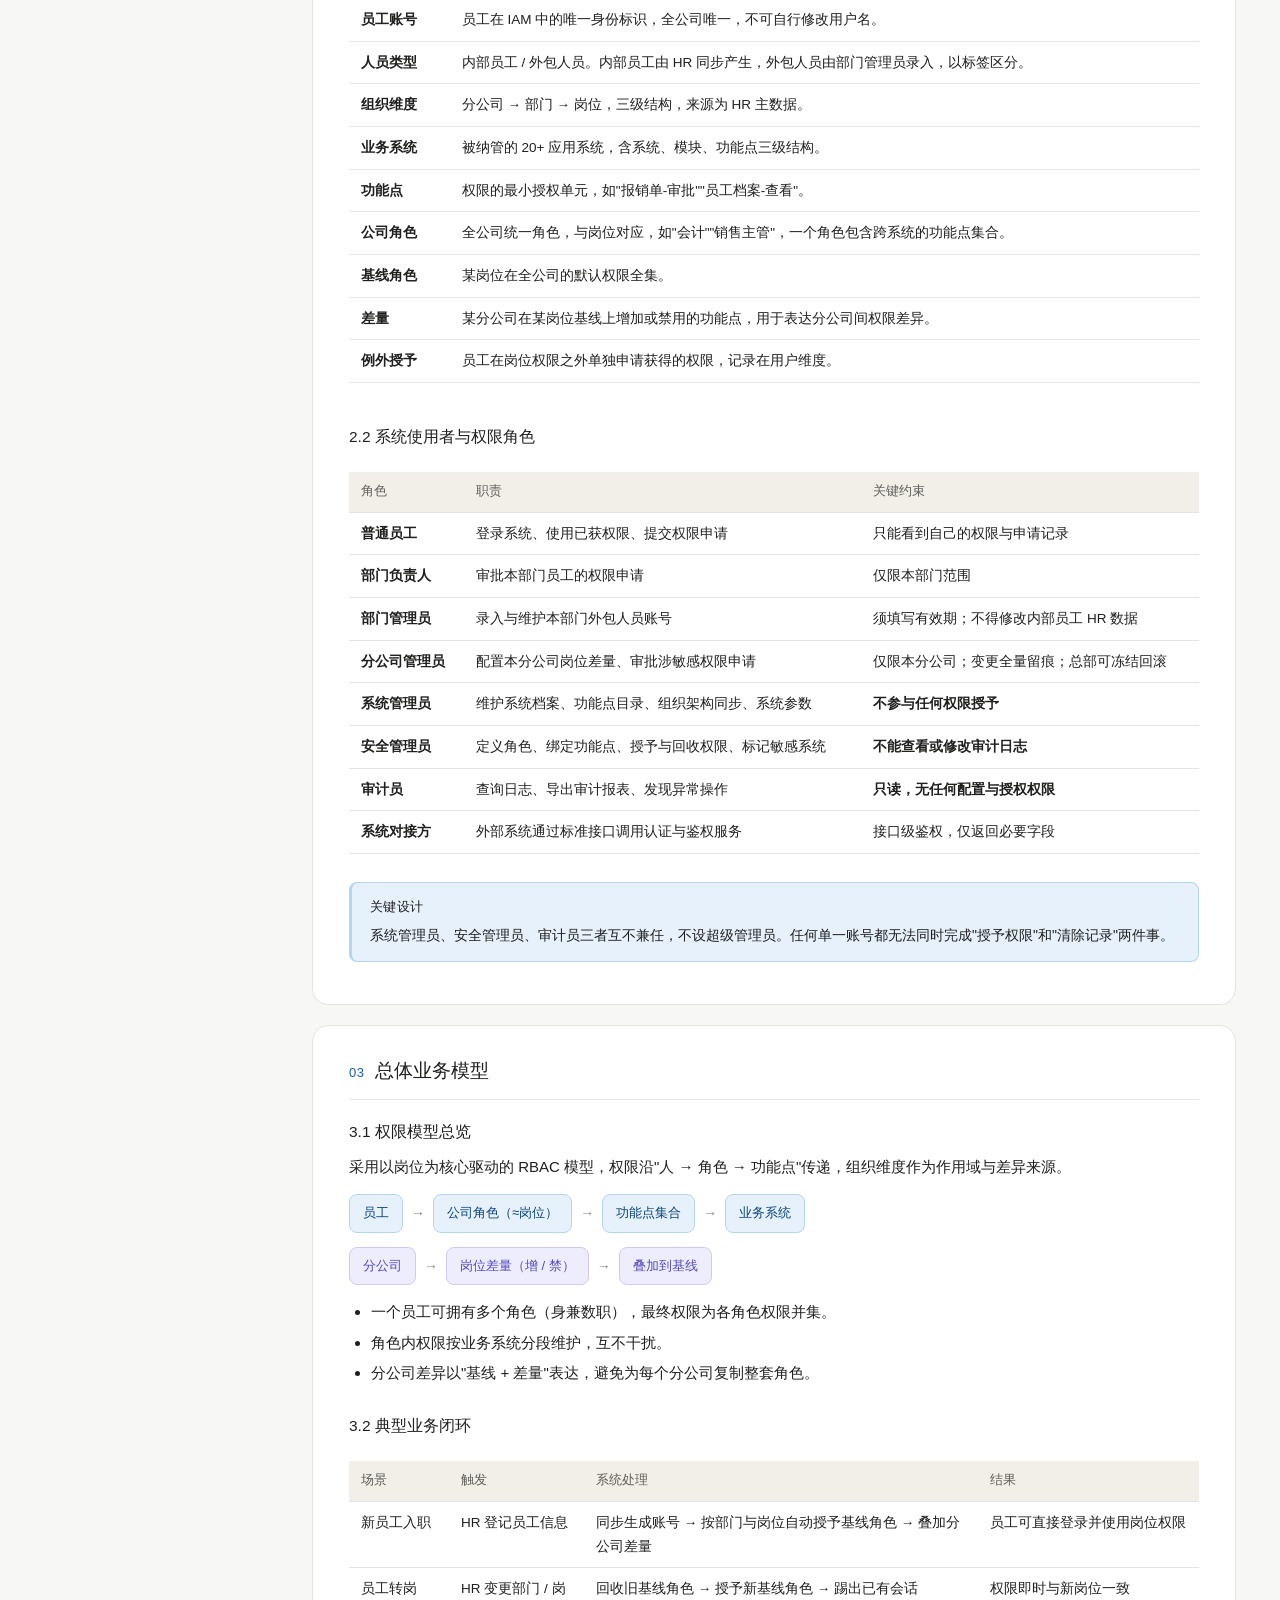
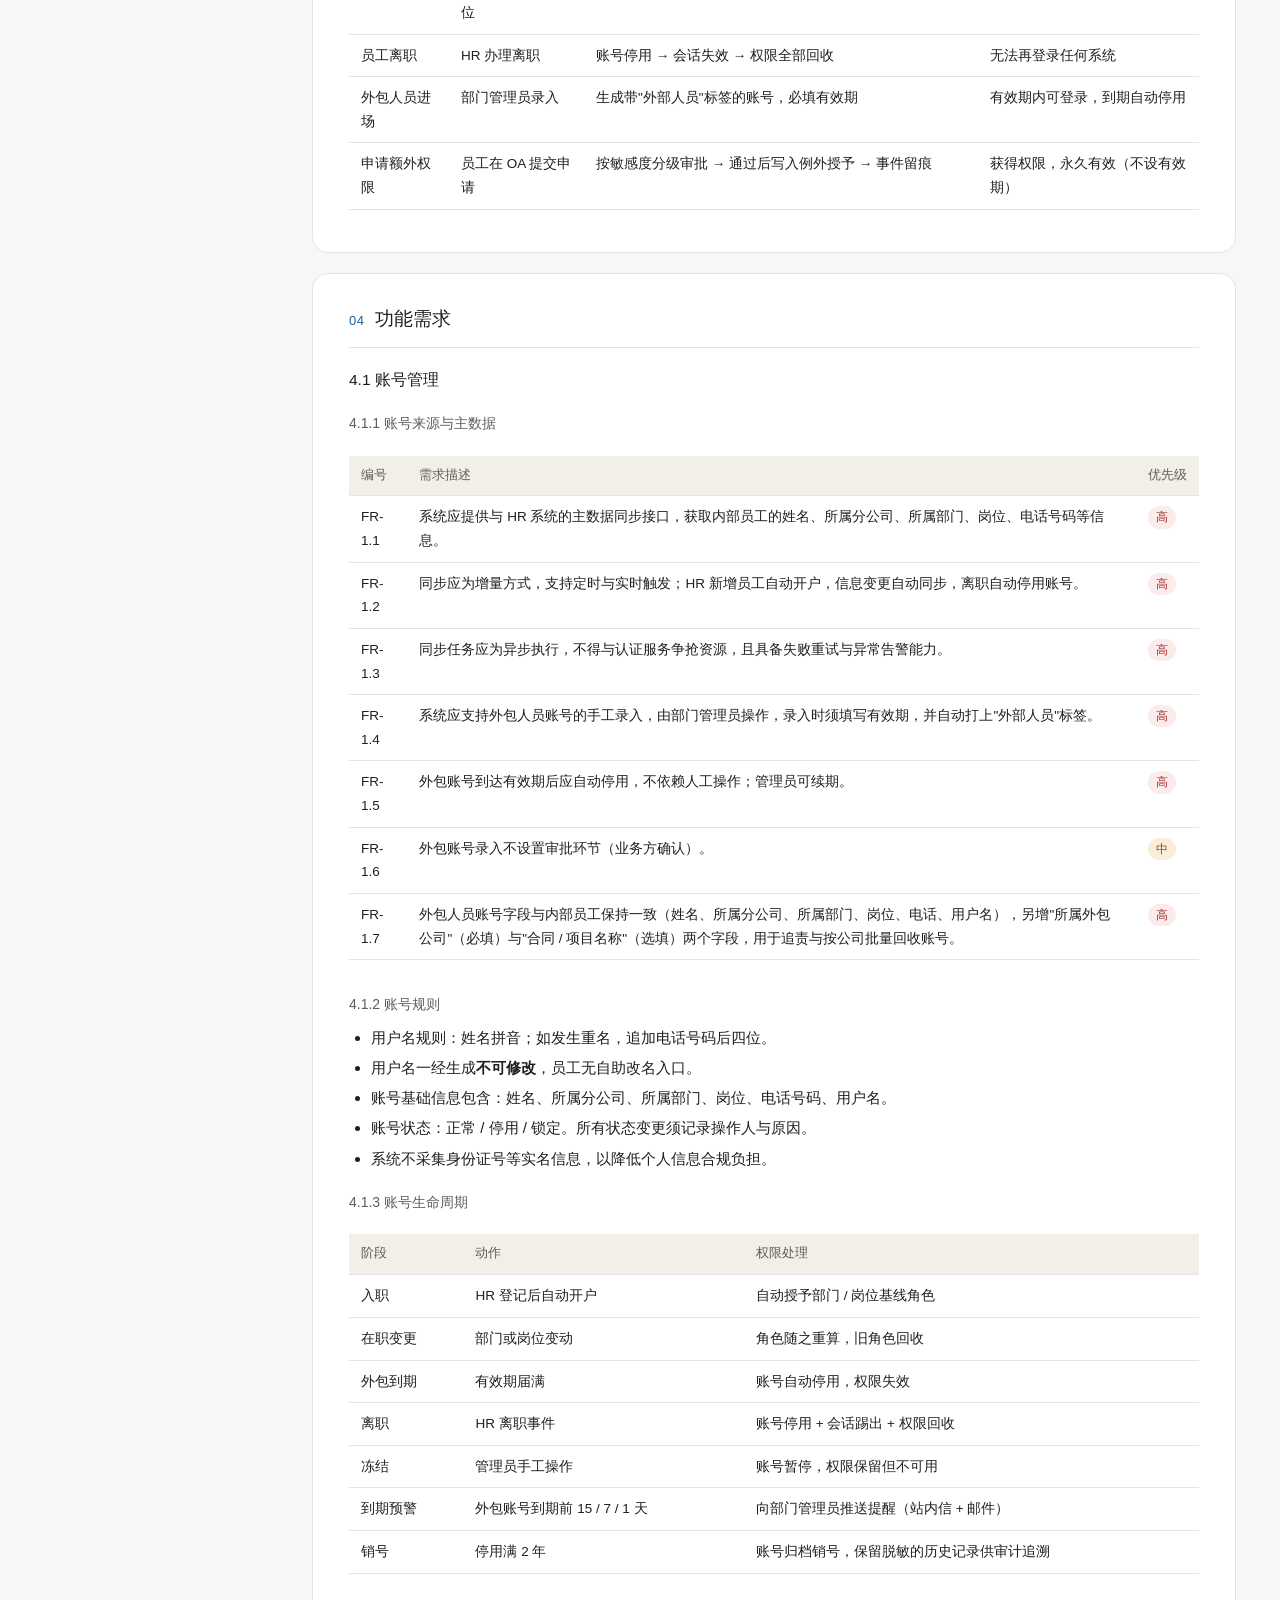
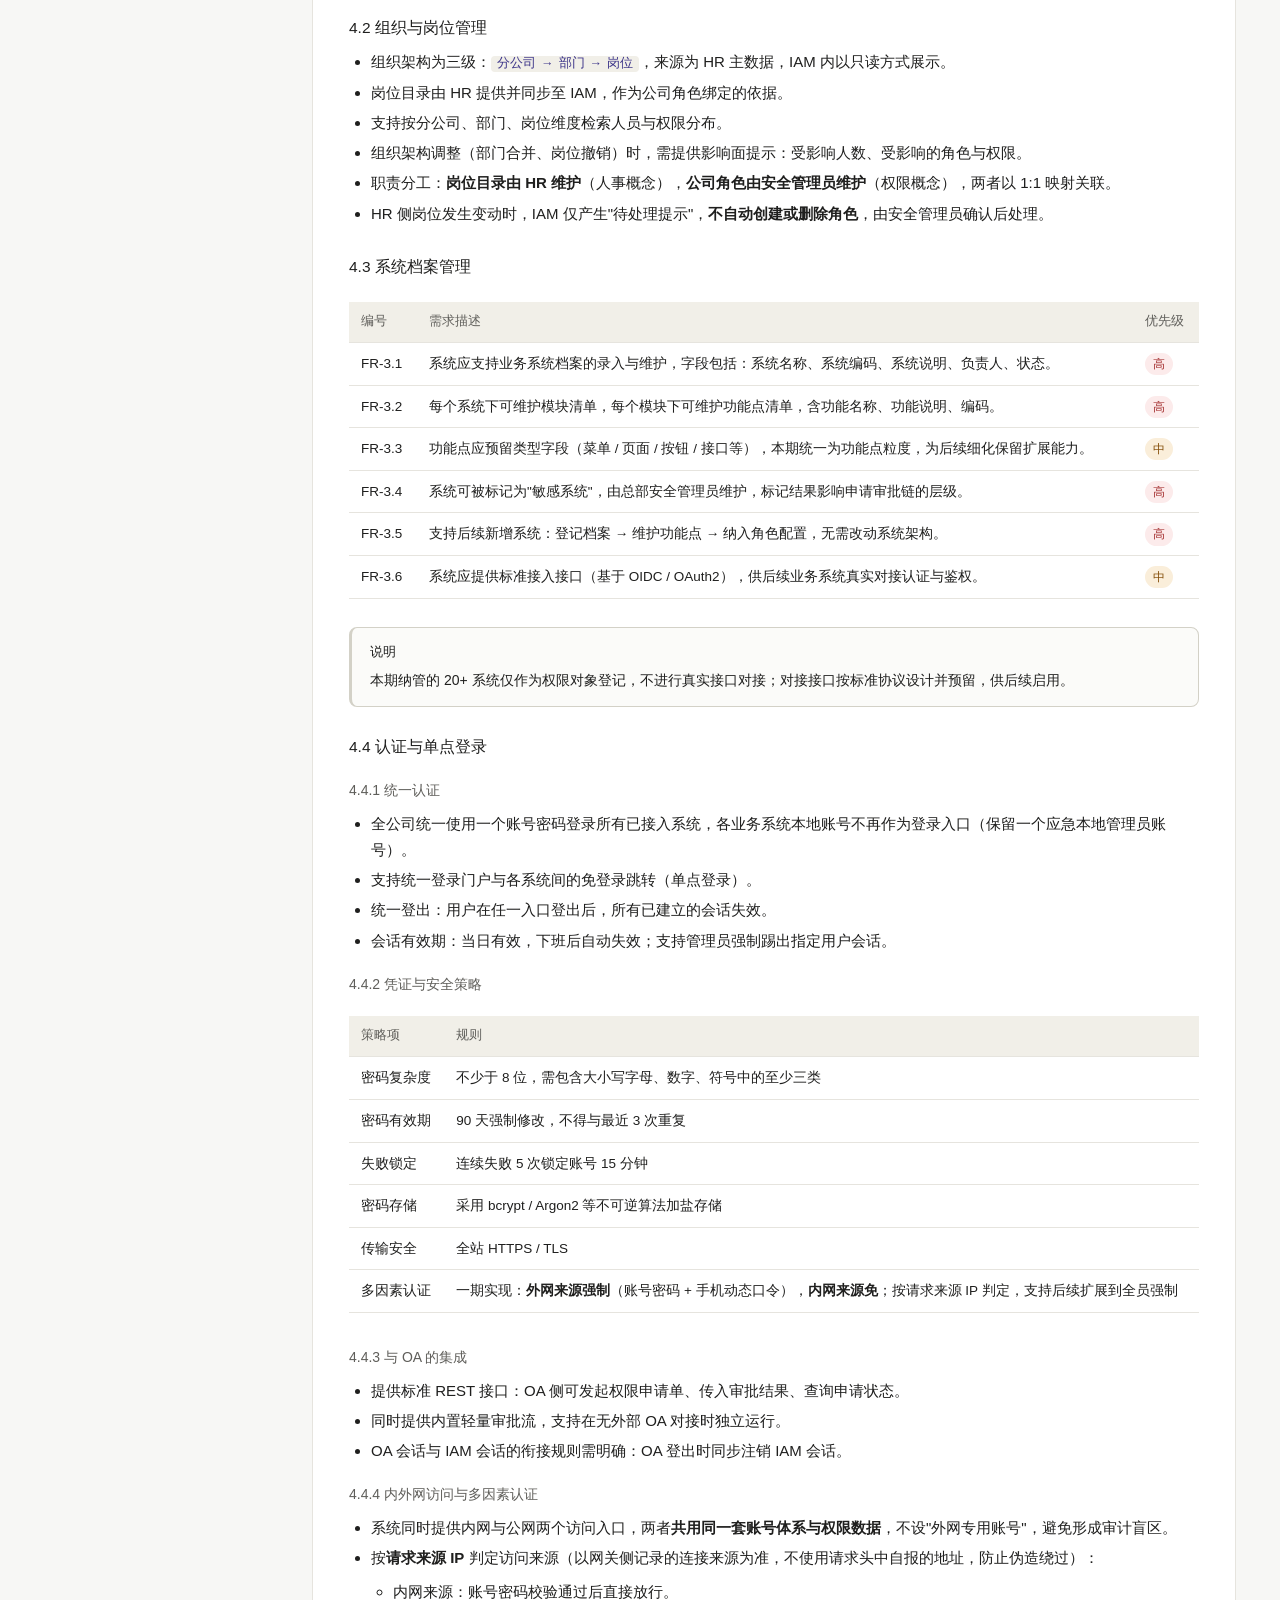
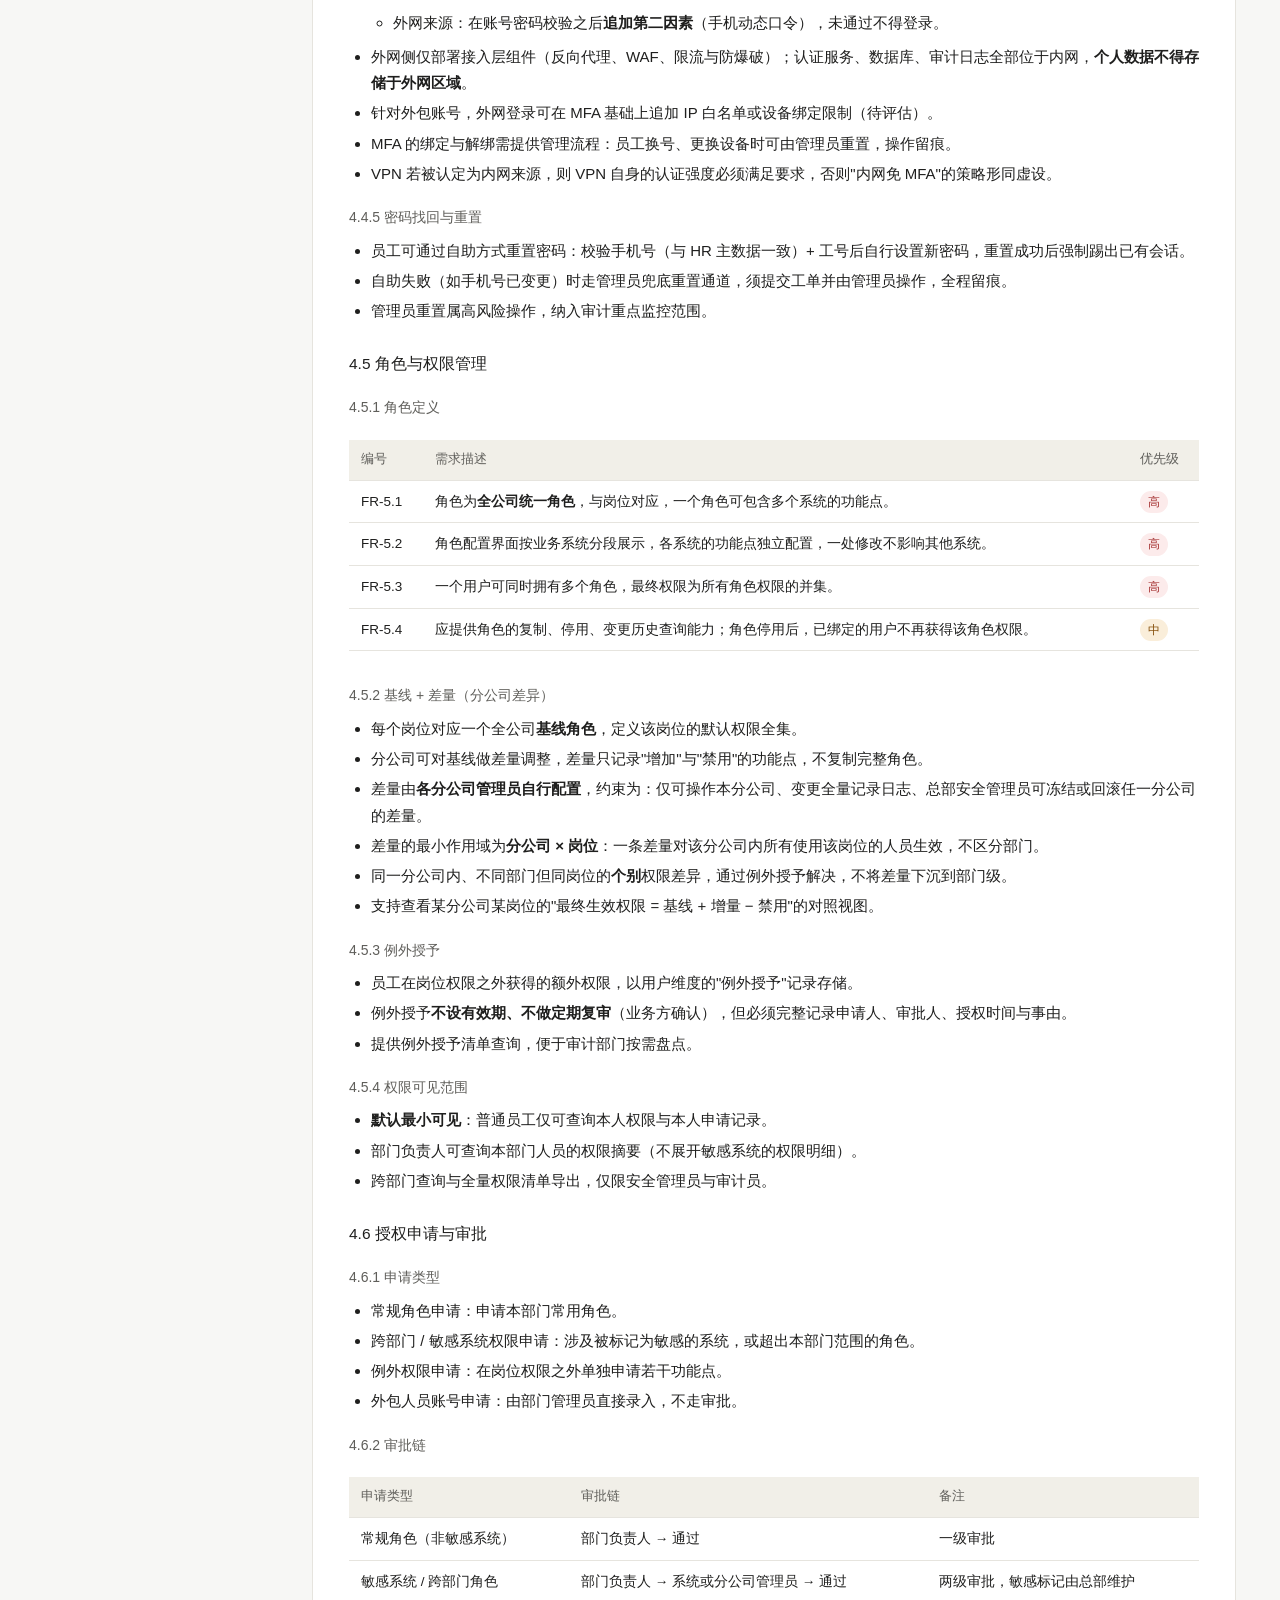
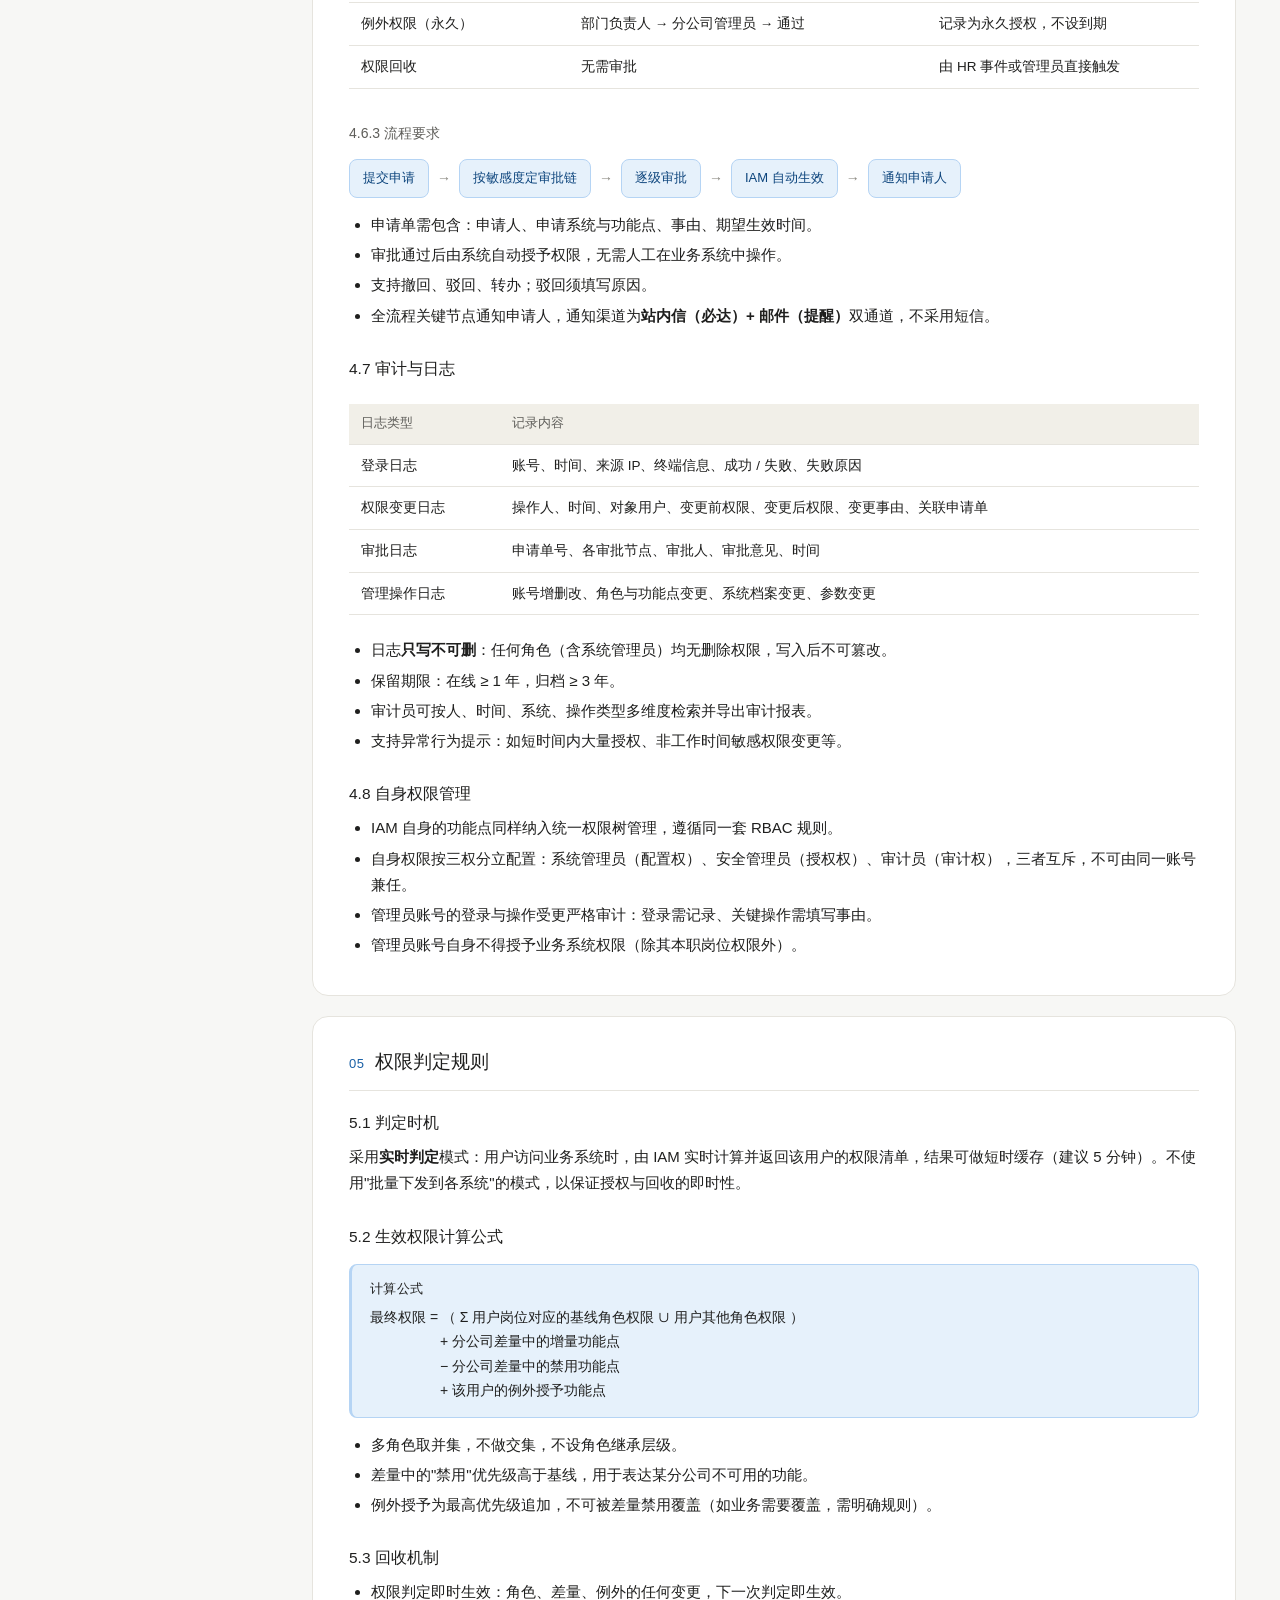
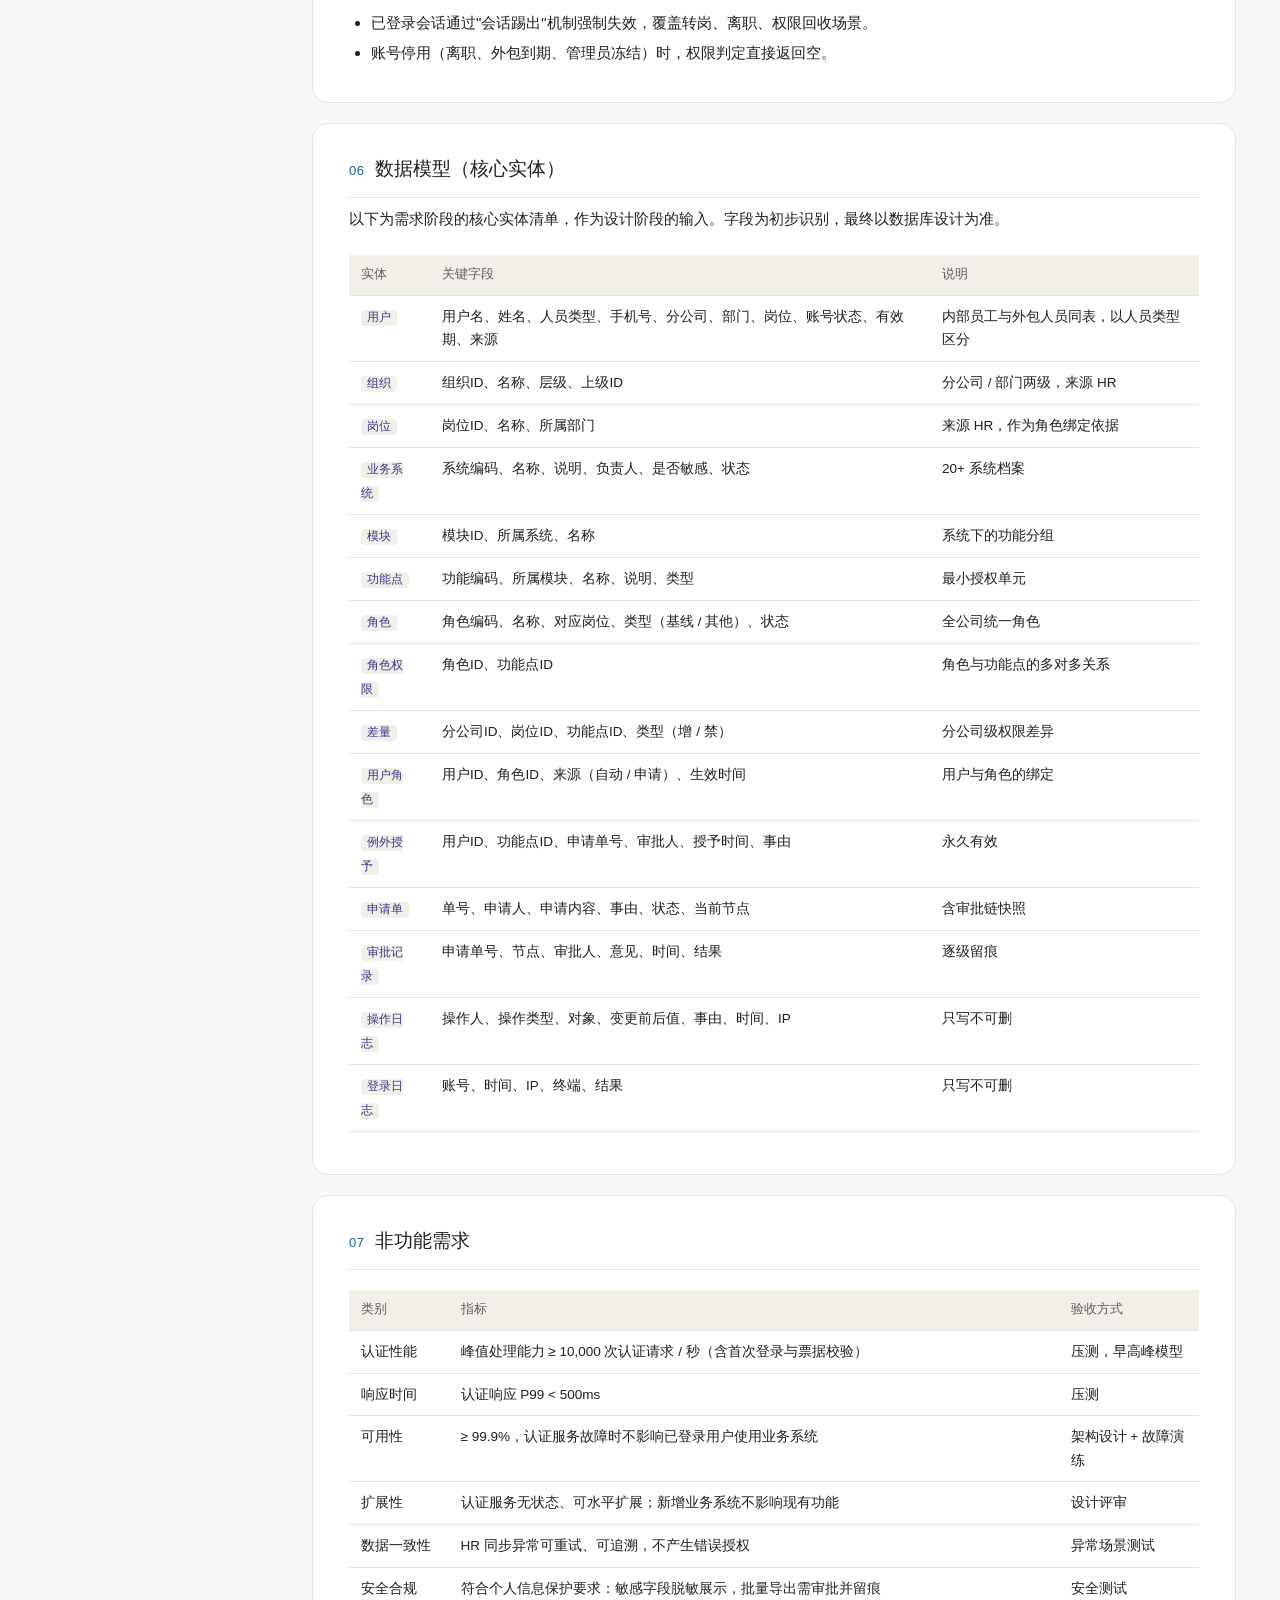
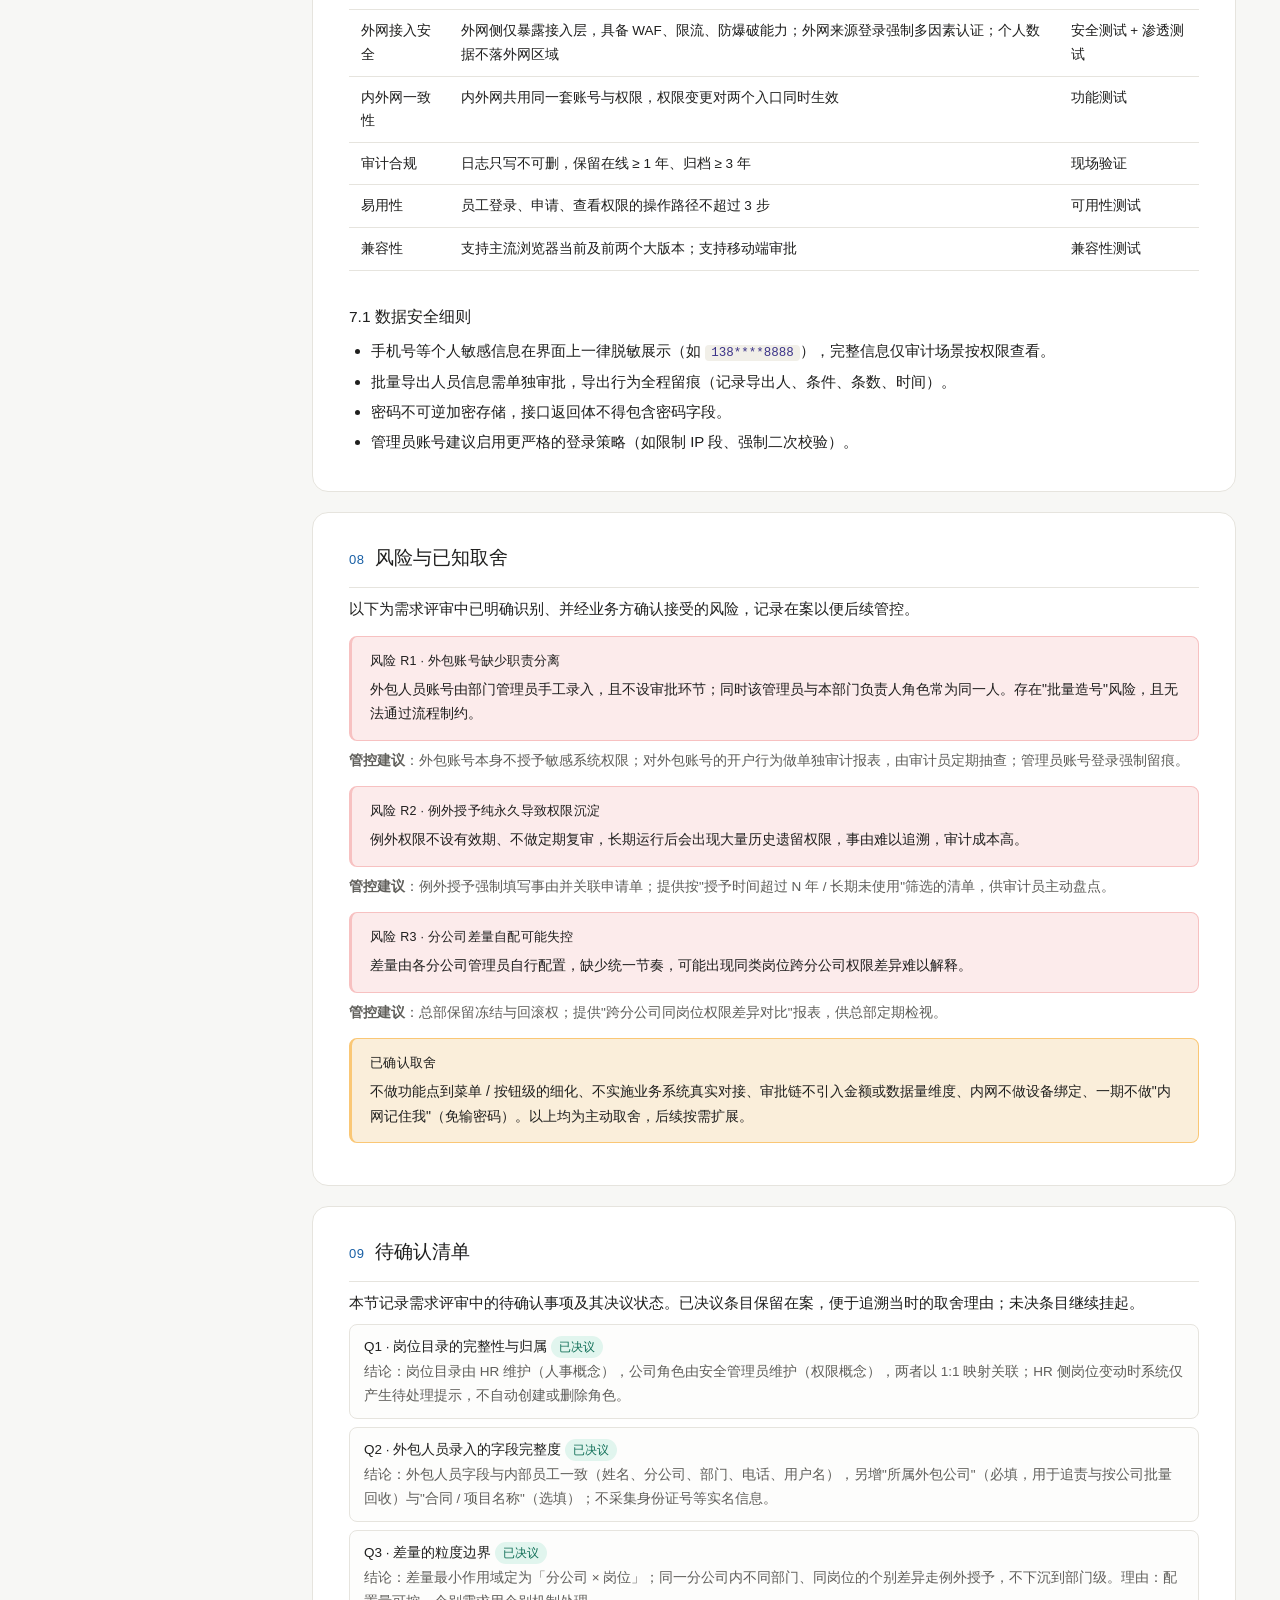
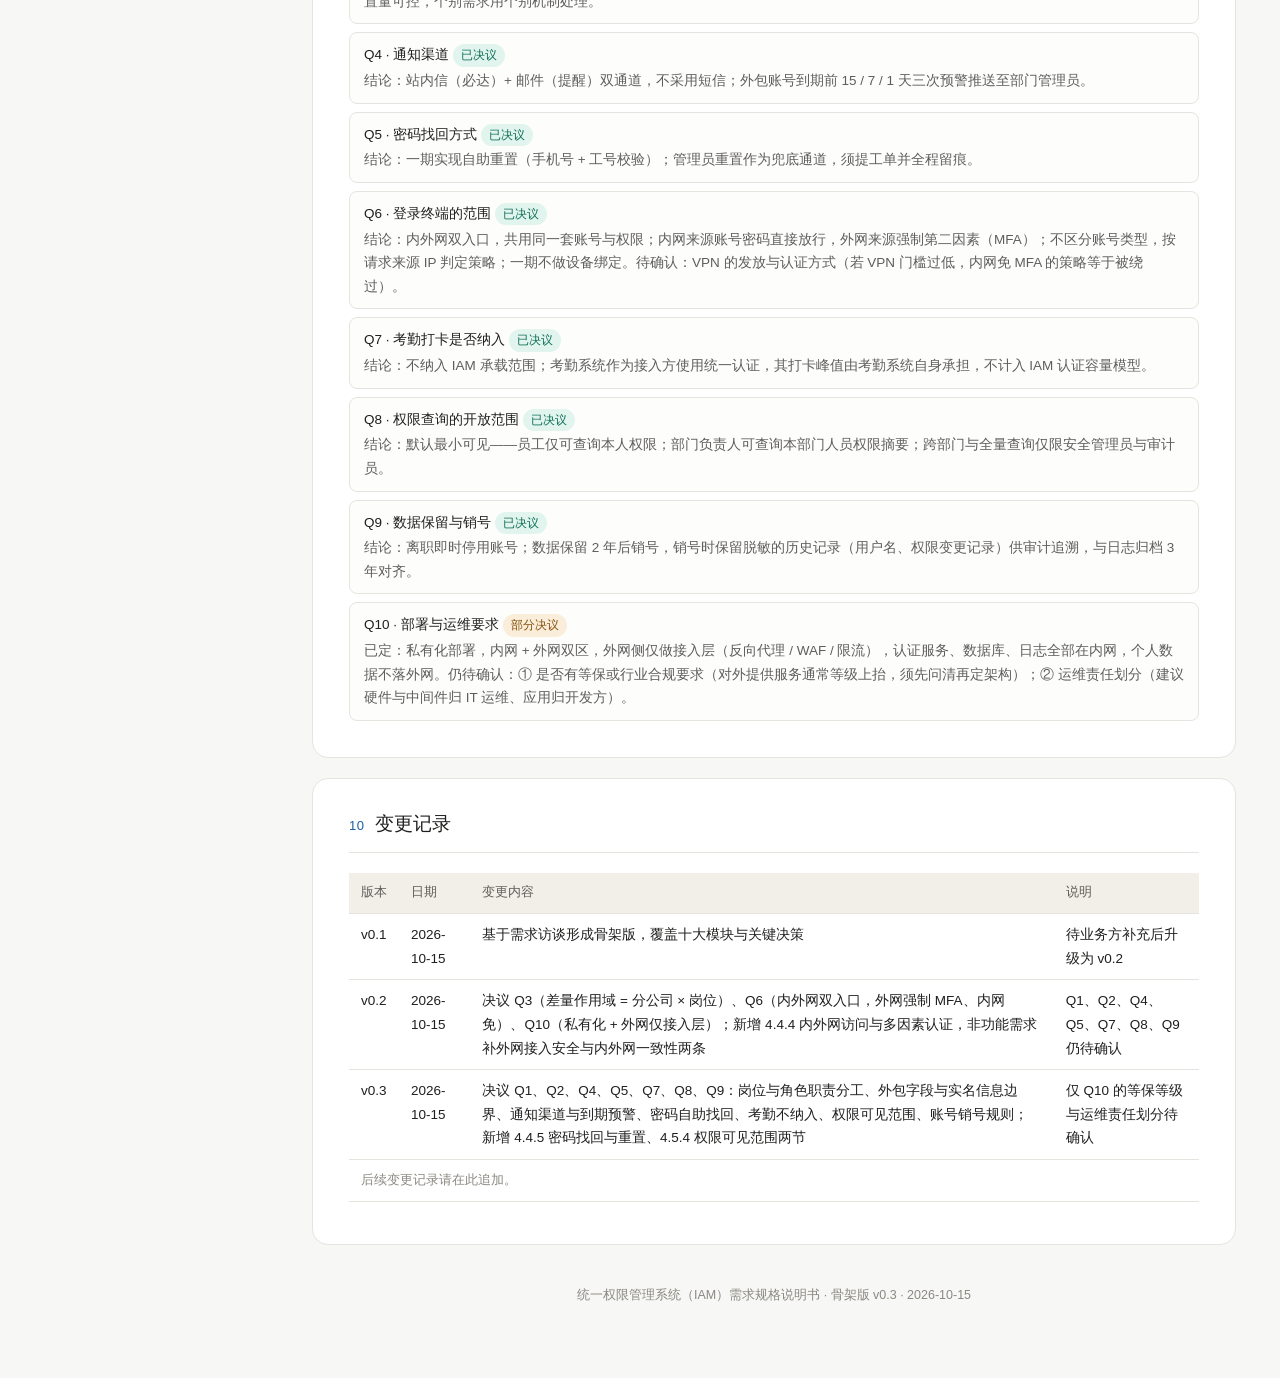
<file: docs/IAM需求规格说明书.html>
<!DOCTYPE html>
<html lang="zh-CN" data-page-node-id="FExc206WynykMpeLmLnxW4">
<head data-page-node-id="fYcgwBBiDgphYXVFAircgx">
<meta charset="UTF-8" data-page-node-id="DXqle46LP2iPI5oDS1SQUw">
<meta name="viewport" content="width=device-width, initial-scale=1.0" data-page-node-id="pyHOZ0DbBbSZUmHzDFlt3g">
<title>统一权限管理系统（IAM）需求规格说明书 · 骨架版 v0.3</title>
<style>
  :root{
    --bg:#f7f7f5; --card:#ffffff; --ink:#1f1f1e; --ink2:#5f5e5a; --ink3:#8a8880;
    --line:#e6e4de; --line2:#d3d1c7;
    --blue:#185fa5; --blue-bg:#e6f1fb; --blue-ink:#0c447c;
    --teal:#0f6e56; --teal-bg:#e1f5ee;
    --purple:#534ab7; --purple-bg:#eeedfe;
    --amber:#854f0b; --amber-bg:#faeeda;
    --red:#a32d2d; --red-bg:#fcebeb;
    --gray-bg:#f1efe8;
  }
  *{box-sizing:border-box;}
  html{scroll-behavior:smooth;}
  body{
    margin:0; background:var(--bg); color:var(--ink);
    font-family:-apple-system,BlinkMacSystemFont,"Segoe UI","PingFang SC","Hiragino Sans GB","Microsoft YaHei",sans-serif;
    font-size:15px; line-height:1.75; -webkit-font-smoothing:antialiased;
  }
  .layout{display:flex; align-items:flex-start; max-width:1240px; margin:0 auto; gap:32px; padding:32px 24px 80px;}
  nav.toc{
    position:sticky; top:32px; flex:0 0 236px; width:236px;
    background:var(--card); border:1px solid var(--line); border-radius:12px; padding:16px 14px;
    font-size:13px; max-height:calc(100vh - 64px); overflow-y:auto;
  }
  nav.toc h4{margin:0 0 10px; font-size:12px; font-weight:500; color:var(--ink3); letter-spacing:.06em;}
  nav.toc a{display:block; padding:5px 8px; color:var(--ink2); text-decoration:none; border-radius:6px; line-height:1.5;}
  nav.toc a:hover{background:var(--gray-bg); color:var(--ink);}
  nav.toc a.sub{padding-left:20px; color:var(--ink3); font-size:12.5px;}
  main{flex:1 1 auto; min-width:0;}

  header.doc{
    background:var(--card); border:1px solid var(--line); border-radius:16px;
    padding:32px 36px; margin-bottom:20px;
  }
  header.doc .eyebrow{font-size:12.5px; color:var(--blue); font-weight:500; letter-spacing:.04em;}
  header.doc h1{margin:8px 0 10px; font-size:26px; font-weight:500; letter-spacing:-.01em;}
  header.doc p.lead{margin:0 0 18px; color:var(--ink2); font-size:14.5px;}
  .meta{display:flex; flex-wrap:wrap; gap:10px;}
  .meta span{
    font-size:12.5px; color:var(--ink2); background:var(--gray-bg);
    border:1px solid var(--line); border-radius:999px; padding:3px 12px;
  }

  section{
    background:var(--card); border:1px solid var(--line); border-radius:16px;
    padding:28px 36px; margin-bottom:20px;
  }
  h2{
    font-size:19px; font-weight:500; margin:0 0 6px; padding-bottom:12px;
    border-bottom:1px solid var(--line); display:flex; align-items:baseline; gap:10px;
  }
  h2 .no{font-size:13px; color:var(--blue); font-weight:500; letter-spacing:.04em;}
  h3{font-size:15.5px; font-weight:500; margin:26px 0 8px; color:var(--ink);}
  h3:first-of-type{margin-top:18px;}
  h4{font-size:14px; font-weight:500; margin:18px 0 6px; color:var(--ink2);}
  p{margin:8px 0;}
  ul,ol{margin:8px 0; padding-left:22px;}
  li{margin:4px 0;}
  code{
    font-family:ui-monospace,Menlo,Consolas,monospace; font-size:12.5px;
    background:var(--gray-bg); padding:1px 6px; border-radius:4px; color:#3c3489;
  }

  table{width:100%; border-collapse:collapse; margin:14px 0; font-size:13.5px;}
  th,td{text-align:left; padding:9px 12px; border-bottom:1px solid var(--line); vertical-align:top;}
  th{background:var(--gray-bg); font-weight:500; color:var(--ink2); font-size:12.5px; white-space:nowrap;}
  tbody tr:hover{background:#fbfbf9;}
  td code{font-size:12px;}
  .tbl-wrap{overflow-x:auto;}

  .tag{display:inline-block; font-size:11.5px; font-weight:500; padding:1px 8px; border-radius:999px; white-space:nowrap;}
  .tag.blue{background:var(--blue-bg); color:var(--blue-ink);}
  .tag.teal{background:var(--teal-bg); color:var(--teal);}
  .tag.purple{background:var(--purple-bg); color:var(--purple);}
  .tag.amber{background:var(--amber-bg); color:var(--amber);}
  .tag.red{background:var(--red-bg); color:var(--red);}

  .box{border:1px solid var(--line2); border-left-width:3px; border-radius:8px; padding:14px 18px; margin:14px 0; background:#fbfbf9; font-size:14px;}
  .box.rec{border-left-color:var(--blue); background:var(--blue-bg); border-color:#b5d4f4;}
  .box.risk{border-left-color:var(--red); background:var(--red-bg); border-color:#f7c1c1;}
  .box.decide{border-left-color:var(--amber); background:var(--amber-bg); border-color:#fac775;}
  .box b{font-weight:500;}
  .box .lbl{display:block; font-size:12.5px; font-weight:500; margin-bottom:4px; letter-spacing:.02em;}

  .grid2{display:grid; grid-template-columns:1fr 1fr; gap:14px;}
  .card{border:1px solid var(--line); border-radius:12px; padding:16px 18px; background:#fdfdfc;}
  .card h4{margin:0 0 6px; font-size:14px; color:var(--ink); font-weight:500;}
  .card p{margin:0; font-size:13.5px; color:var(--ink2);}

  .flow{display:flex; flex-wrap:wrap; gap:8px; align-items:center; margin:14px 0; font-size:13px;}
  .flow .step{background:var(--blue-bg); color:var(--blue-ink); border:1px solid #b5d4f4; border-radius:8px; padding:7px 13px;}
  .flow .step.alt{background:var(--purple-bg); color:var(--purple); border-color:#cecbf6;}
  .flow .arw{color:var(--ink3); font-size:14px;}

  .todo-list{list-style:none; padding-left:0;}
  .todo-list li{padding:10px 14px; border:1px solid var(--line); border-radius:8px; margin:8px 0; background:#fdfdfc; font-size:13.5px;}
  .todo-list li .q{font-weight:500; display:block; margin-bottom:2px;}
  .todo-list li .w{color:var(--ink2);}

  footer{color:var(--ink3); font-size:12.5px; text-align:center; padding:20px 0 0;}

  @media (max-width:920px){
    .layout{flex-direction:column; padding:20px 16px 60px;}
    nav.toc{position:static; width:100%; flex:none; max-height:none;}
    .grid2{grid-template-columns:1fr;}
    section,header.doc{padding:22px 20px;}
  }
  @media print{
    body{background:#fff; font-size:11.5pt;}
    nav.toc{display:none;}
    .layout{display:block; max-width:none; padding:0;}
    section,header.doc{border:none; border-radius:0; padding:0 0 18px; margin-bottom:14px; break-inside:avoid;}
    h2{break-after:avoid;}
    table{break-inside:auto;}
    tr{break-inside:avoid;}
    .box{break-inside:avoid;}
  }
</style>
</head>
<body data-page-node-id="TV3AJRmzBL1jJZhA0QWbaq">
<div class="layout" data-page-node-id="sYjOsmUrTOX7UBjbGf22Da">

<nav class="toc" data-page-node-id="Uz30bHTe2k2vg1bZ6pBnAn">
  <h4 data-page-node-id="DNbS0eAhixaSp5XH1xYfPt">目录</h4>
  <a href="#s1" data-page-node-id="uq0YYN1VqHDnPRGpp9kKmD">1 概述</a>
  <a href="#s2" data-page-node-id="XwdQtXAKBgsXuDo0l21ZWH">2 术语与角色</a>
  <a href="#s3" data-page-node-id="fbUi1JAGqInZ0TId1Z9q6y">3 总体业务模型</a>
  <a href="#s4" data-page-node-id="MBXJBd8G9bkGSDAe9IDaEU">4 功能需求</a>
  <a href="#s4-1" class="sub" data-page-node-id="QFMsnm44mNsrHVpXDn9U6E">4.1 账号管理</a>
  <a href="#s4-2" class="sub" data-page-node-id="fQGg5zYrjWOKTQHe9OQn5j">4.2 组织与岗位</a>
  <a href="#s4-3" class="sub" data-page-node-id="5CEQMmpcex7jLAFJ3VTI6M">4.3 系统档案管理</a>
  <a href="#s4-4" class="sub" data-page-node-id="twt1zOT7ELhjCfCYrIskhm">4.4 认证与单点登录</a>
  <a href="#s4-5" class="sub" data-page-node-id="KtBaXz0BQ1FOPFk9iqxDiy">4.5 角色与权限</a>
  <a href="#s4-6" class="sub" data-page-node-id="oRlBOezVxdc4lzJlU3Epvw">4.6 授权申请与审批</a>
  <a href="#s4-7" class="sub" data-page-node-id="ttIsE9MhAq5mnevh1lcT59">4.7 审计与日志</a>
  <a href="#s4-8" class="sub" data-page-node-id="MFdOw53Wim9cHJcO3NxtmM">4.8 自身权限管理</a>
  <a href="#s5" data-page-node-id="rExwsYsUOdopf9qfJp2kqw">5 权限判定规则</a>
  <a href="#s6" data-page-node-id="V2Isx3V4UMhRwmqGmvW8Zi">6 数据模型</a>
  <a href="#s7" data-page-node-id="eyTC9MfF2HcAaGX4jdk4Lt">7 非功能需求</a>
  <a href="#s8" data-page-node-id="O9i26iJV29Dkz9FhRBup1E">8 风险与已知取舍</a>
  <a href="#s9" data-page-node-id="UjhtWYLc2nT2FHRTHRnS5b">9 待确认清单</a>
  <a href="#s10" data-page-node-id="cViMwxtebtPfrYW3L1XShi">10 变更记录</a>
</nav>

<main data-page-node-id="eIofEtxioD52Am5xIdsm2F">

<header class="doc" data-page-node-id="FX4W8FHAEQGavvONALQH3Z">
  <div class="eyebrow" data-page-node-id="vhQVZFDlPw2Pmbdt2iMqeP">需求规格说明书 · 骨架版</div>
  <h1 data-page-node-id="XQEE9otiZVYHyA9Yp7XHXJ">统一权限管理系统（IAM）</h1>
  <p class="lead" data-page-node-id="H1rJnQDM7pJeBJD4tuWNVl">面向全公司 1 万+ 员工的集中式身份与权限管理平台：一个公司账号通行全部业务系统，以岗位驱动的 RBAC 模型集中管理 20+ 系统的功能级权限，申请审批嵌入 OA 流程，系统自身按三权分立治理。</p>
  <div class="meta" data-page-node-id="HRgChwgLJSRCV7ewZNUWyU">
    <span data-page-node-id="Fg3AozKYek7OpX13gGfn8Z">版本 v0.3（骨架）</span>
    <span data-page-node-id="QOj9mmnQsDVE35NCAMEU3w">阶段：需求分析</span>
    <span data-page-node-id="kufshOqUxi16dhGpJtBj3E">状态：待补充</span>
    <span data-page-node-id="HeF2OiEeXpB3jsytOYJbUr">更新日期：2026-10-15</span>
  </div>
</header>

<section id="s1" data-page-node-id="SKfVHirDOtsakh6YTqAQwr">
  <h2 data-page-node-id="sGQtDhB474s0CX7dDe9IQU"><span class="no" data-page-node-id="Rga1CPdDNIBfwnI3qxpReo">01</span>概述</h2>

  <h3 data-page-node-id="sbueiPZOzwobebmiYkWg1U">1.1 建设背景</h3>
  <p data-page-node-id="XqPZ18U4kPM7vU2Wu8NWIj">公司现有员工 1 万余人，业务系统 20 余个，各系统长期各自维护账号与权限，存在四类问题：账号分散、密码规则不一，员工记忆负担重；人员入职、转岗、离职时权限无法及时同步，遗留"幽灵账号"；权限授予无统一记录，审计时说不清谁为什么有什么权限；权限调整依赖人工逐系统操作，效率低且易错。</p>
  <p data-page-node-id="lA06iU1G7LS04VENEdz1hz">本项目建设的统一权限管理系统（以下简称 IAM）作为公司唯一的身份与授权中心，统一承载账号、认证、授权、审计四项能力。</p>

  <h3 data-page-node-id="uzchQR9KGVOBNczmMj3I37">1.2 建设目标</h3>
  <ul data-page-node-id="izRdAXH78fbBsDdC3P7MNW">
    <li data-page-node-id="DhdwePazvdwcRdWu3v42m2"><b data-page-node-id="w7EZt9UajS3c3OHCiRXljh">一个账号</b>：员工凭一个公司账号登录全部已接入系统，登录一次、全站通行。</li>
    <li data-page-node-id="qPsMIYQBYDQnPYOrqooSNY"><b data-page-node-id="4Y37dbo4eYsiFhZVMgagzp">一处授权</b>：权限统一在 IAM 中按"岗位—角色—功能点"授予，各系统不再单独维护权限。</li>
    <li data-page-node-id="620XervJTgui4IoZ8RalR8"><b data-page-node-id="DjDTZfUQsDRWVs4kGTp2GP">一条流程</b>：权限申请与审批走 OA（外部 OA 对接或使用内置审批），审批通过后由 IAM 自动生效。</li>
    <li data-page-node-id="tG4RYivQ4EmmX71eJtV6XC"><b data-page-node-id="ISauxH3eZwpvUuolGtSkJO">一本明白账</b>：所有授权、变更、登录行为可查可追溯，满足审计与合规要求。</li>
  </ul>

  <h3 data-page-node-id="i27ws7FKi23vi3B24mdw2X">1.3 范围边界</h3>
  <div class="tbl-wrap" data-page-node-id="BccHyD0efPlbQ0qYy4nQM8">
  <table data-page-node-id="uMs4ifImFC5sJnZaGODJob">
    <thead data-page-node-id="Z6XaFOdw0ENXsn6lpM4Rs9"><tr data-page-node-id="z5AZkHi0i5HGzQgU7cY4GL"><th data-page-node-id="kSjRtsErJMhe6BRnO6agmI">范围</th><th data-page-node-id="IH7EuNInAuzD4KbFea7gGY">内容</th><th data-page-node-id="KU1Dik6OQSPTXV7Hq0PbJy">说明</th></tr></thead>
    <tbody data-page-node-id="mvWLeTlLcwxdLGC64sHm9C">
      <tr data-page-node-id="FOCk6nwXxWILp91ekQM1dm"><td data-page-node-id="rizQUZL6huxbb1D797i2RW"><span class="tag teal" data-page-node-id="QkByBZy4M5AldWlYt2tGvT">范围内</span></td><td data-page-node-id="sRHDiKqjOC27d9DXf5zy51">IAM 系统本身的开发与交付</td><td data-page-node-id="QxswAV0xdTqcBldICEI8nR">账号、组织、认证、权限、审批、审计全部模块真实实现</td></tr>
      <tr data-page-node-id="m2D0BVo5Hps86g1rZpKufz"><td data-page-node-id="SNV37z2QGYSczGJXldiI8E"><span class="tag teal" data-page-node-id="bJQ2Jz17ddfT0AXwSx8ZKk">范围内</span></td><td data-page-node-id="frIf9mZbaohqWAFHKB1fsn">20+ 业务系统的档案登记</td><td data-page-node-id="RySW7gSGTEIV5KSLjFuaFV">登记系统、模块、功能点清单，作为授权对象与权限目录</td></tr>
      <tr data-page-node-id="r1lj54mJ1JCg1tz2xnE6jE"><td data-page-node-id="O0KHrvtzzH71eNKHTTWzIR"><span class="tag teal" data-page-node-id="ne95Xpzw7ClGrxdTlAWsvy">范围内</span></td><td data-page-node-id="02FpP6xa7FrHMuXKZLStQZ">与 OA 的集成接口</td><td data-page-node-id="0hnCuk0qLPaNcgFZnnHlbx">提供标准接口，支持申请单发起与审批结果回调</td></tr>
      <tr data-page-node-id="qkubsHgHuMZmNkoywaA4zC"><td data-page-node-id="scHAQ26jZuwU9dlooYKNob"><span class="tag amber" data-page-node-id="gF8t1WBgX3Eipu4ABuOC3P">范围外</span></td><td data-page-node-id="99oILn3NP5Tp3sWJTsQTnX">业务系统自身改造与真实对接</td><td data-page-node-id="il3kSkhrHivSnfQgbZHHUQ">业务系统仅作登记，不实施代码改造、不做真实联调</td></tr>
      <tr data-page-node-id="50JEt3LMZKKOHZvDZ8JEnf"><td data-page-node-id="KmvCfEA27UtvKE9Z4Qsspv"><span class="tag amber" data-page-node-id="8JrlMu79F6287sOtoBCw3I">范围外</span></td><td data-page-node-id="GH1ORpeIHb3EuNGlyIqlSB">OA 系统本身的建设</td><td data-page-node-id="AdZKBgszYQKdCbMzmE0zRy">OA 视为已存在，仅约定集成协议</td></tr>
      <tr data-page-node-id="mtlu6Jcoe91g7tIyNCd1QQ"><td data-page-node-id="FB4ajnzB2vR3Om9h6cYcy3"><span class="tag amber" data-page-node-id="G7KWCNzXZM0n8bQGybXOyv">范围外</span></td><td data-page-node-id="EJ6Tj3749mA27DzdZpmEXB">考勤、门禁等硬件类身份场景</td><td data-page-node-id="u0uSBIMBRcHoqU5ReD6jJe">IAM 不承载考勤业务；考勤系统可作为接入方使用统一认证，其打卡峰值不计入 IAM 认证容量模型</td></tr>
    </tbody>
  </table>
  </div>

  <h3 data-page-node-id="6WoiULoxEtUw3HGCZcBjY0">1.4 建设原则</h3>
  <ul data-page-node-id="zEq7XDabv12VyXgXjWGEdH">
    <li data-page-node-id="YNlNkbCj8Ygo3VHLEAGrkB"><b data-page-node-id="zR4GUW2Ugcc4bfkxugznS8">单一事实来源</b>：人的信息以 HR 为准，权限的配置以 IAM 为准，二者不重复维护。</li>
    <li data-page-node-id="dBSvc4Q1mKXEXdlizCL8MM"><b data-page-node-id="OdhtCggIbauXRV3jUS7E44">默认最小权限</b>：员工入职仅获得岗位基线权限，额外权限一律通过申请获得。</li>
    <li data-page-node-id="1ijIR28Xl99koc6Y6LD0H3"><b data-page-node-id="uHXLMsSOMWVvkN3QH6m05l">职责分离</b>：授权的、配置的、审计的三类角色互相制约，无人可一手遮天。</li>
    <li data-page-node-id="5m9spfA9b9dL9pW1TnJ4Jo"><b data-page-node-id="A7itFVjtUHMrhhYEUl9ocm">可审计</b>：任何权限变更必须留下"谁、何时、给谁、改了什么、依据什么"的完整记录。</li>
  </ul>
</section>

<section id="s2" data-page-node-id="lsYvsx35pb4170l1dBTz8P">
  <h2 data-page-node-id="u96wj7q4aMQtrHNGkjYYEp"><span class="no" data-page-node-id="akgERCXoWOspiRqJ7s64WM">02</span>术语与角色</h2>

  <h3 data-page-node-id="eGbL5CEAKYT9punym6TkTV">2.1 术语表</h3>
  <div class="tbl-wrap" data-page-node-id="uUYViu70o4zWtYxCOzDWZz">
  <table data-page-node-id="qx8KTmdwsOoCUWlJqTNcko">
    <thead data-page-node-id="PqArFr9CIh3CXTksTYEyZ4"><tr data-page-node-id="Jbwcgz7dQbsDTQYZf1gMO9"><th data-page-node-id="LGyj4SigAlsCmJ9ngCsSZq">术语</th><th data-page-node-id="NOB705mIcWjnb85igkDqI8">定义</th></tr></thead>
    <tbody data-page-node-id="cNqJtF6hgKNrtgnNEWOefI">
      <tr data-page-node-id="zNmsuPbAK8ioYXadCXI0Nw"><td data-page-node-id="ik70Ei5BNHD7YU4kSjG4FT"><b data-page-node-id="zHWLUdHsiS2jVCRCqFJKrr">员工账号</b></td><td data-page-node-id="kwQ7Ku2JzWEt5V85NEaEew">员工在 IAM 中的唯一身份标识，全公司唯一，不可自行修改用户名。</td></tr>
      <tr data-page-node-id="WJFBeExOoFmcNmZFOhnWxP"><td data-page-node-id="RiVVRWi3DMB8UiHz4pKdBp"><b data-page-node-id="ScXGtVYbr3oDShnlJSFgv2">人员类型</b></td><td data-page-node-id="XaUXvIGqMJwn7DQO6KVeC9">内部员工 / 外包人员。内部员工由 HR 同步产生，外包人员由部门管理员录入，以标签区分。</td></tr>
      <tr data-page-node-id="953EofCFXrhDRDtPk2GXWE"><td data-page-node-id="hhDf7AkPBHXfEXQ2shAmHv"><b data-page-node-id="feARR0o6WJf6W2oB3VYRbz">组织维度</b></td><td data-page-node-id="TEgps0prDPc64VaulQyEn8">分公司 → 部门 → 岗位，三级结构，来源为 HR 主数据。</td></tr>
      <tr data-page-node-id="aNBeJf0Ammum3t1QtlVoYt"><td data-page-node-id="x002Z2OxCEayNaO8VHFacS"><b data-page-node-id="J7mWrkQNjzcGOi4krL9c9C">业务系统</b></td><td data-page-node-id="3BBeEUwi9VSYN6BDncz4ZP">被纳管的 20+ 应用系统，含系统、模块、功能点三级结构。</td></tr>
      <tr data-page-node-id="tw3rskwI5v49h0A2AWo48H"><td data-page-node-id="PV1uGz3ky5OqFVhCa06KOX"><b data-page-node-id="Qm7pAxyL7bzPkas191xVu2">功能点</b></td><td data-page-node-id="6UoiD5HKVbZu8ZS4nKyKi7">权限的最小授权单元，如"报销单-审批""员工档案-查看"。</td></tr>
      <tr data-page-node-id="Bql8Fs3Ql46vweTHiXQrpj"><td data-page-node-id="uPPMKWPqXqlhKdDQSvz9fX"><b data-page-node-id="vSABTwC4q4zVKbEwBCnS9Y">公司角色</b></td><td data-page-node-id="vv9zykn9Xh8Gdnl99PAE9f">全公司统一角色，与岗位对应，如"会计""销售主管"，一个角色包含跨系统的功能点集合。</td></tr>
      <tr data-page-node-id="J36XZD3Vqur3UJVwoyBKEZ"><td data-page-node-id="nVYvVQotlSPR4J4H8vnUfn"><b data-page-node-id="BKhm8XqPeHvKGhAZ0156uZ">基线角色</b></td><td data-page-node-id="sBbmIpTFzeCMkcGPm4FH61">某岗位在全公司的默认权限全集。</td></tr>
      <tr data-page-node-id="7kMp6PW4wCGl225dVbq2WV"><td data-page-node-id="9eCo3RYAjHNfKtO0iEhsBG"><b data-page-node-id="8WVyTBAZmGThBlyRd7RTUR">差量</b></td><td data-page-node-id="rzwnVRixTHQmCgugw4XKEa">某分公司在某岗位基线上增加或禁用的功能点，用于表达分公司间权限差异。</td></tr>
      <tr data-page-node-id="O7Oldv9x2Og4GQkYKhPI6W"><td data-page-node-id="HZiKZHk6PWb8LrytB9Yi3J"><b data-page-node-id="RtnlGCSQ5w191xuy1mX7jw">例外授予</b></td><td data-page-node-id="CYOQ1S4GUcHdSvl4SBZysh">员工在岗位权限之外单独申请获得的权限，记录在用户维度。</td></tr>
    </tbody>
  </table>
  </div>

  <h3 data-page-node-id="8FikAoiWFPQoOtZ4pG1gAz">2.2 系统使用者与权限角色</h3>
  <div class="tbl-wrap" data-page-node-id="wssYANKPTyO5akB3Jkn3RZ">
  <table data-page-node-id="Zw8QvN9gn3URygRd8OjAwx">
    <thead data-page-node-id="aS7GuF1OFQJv4XffJVaXZG"><tr data-page-node-id="LTwU0axAdfIqv7WvumKaZC"><th data-page-node-id="1z02yiHhO1QyQ2lB52JJXo">角色</th><th data-page-node-id="mzFbjaz9TIIHwEgYzTeY4F">职责</th><th data-page-node-id="EdDMPWshQHEstrDfuUpBRx">关键约束</th></tr></thead>
    <tbody data-page-node-id="xDDCMUTwIVfY0Lac2thmMs">
      <tr data-page-node-id="xSmAh01XIS7ndxZr16czIl"><td data-page-node-id="5bEdf7cpzZF0AMIwIFP0oO"><b data-page-node-id="66vwlbyUqiuxsuebwtJqkW">普通员工</b></td><td data-page-node-id="XXOln21SDGcs3oEZol7l6G">登录系统、使用已获权限、提交权限申请</td><td data-page-node-id="yLZb72N7cdRtT73AUByMUu">只能看到自己的权限与申请记录</td></tr>
      <tr data-page-node-id="upsXYQnUvoP61FHXDIk0FH"><td data-page-node-id="23IN5U7IaPMAOpTUSURfs6"><b data-page-node-id="pUX8lEZYnjJZwnGbzJxzBL">部门负责人</b></td><td data-page-node-id="tKSTWawY3qBwXqsgYZCJve">审批本部门员工的权限申请</td><td data-page-node-id="puW1fw2nQJqbStPcNLlgSY">仅限本部门范围</td></tr>
      <tr data-page-node-id="PnG9WwPatk1aR3NsHGWWJl"><td data-page-node-id="q2rrqFB4jGTFdmgg2eQ1kl"><b data-page-node-id="K9smUtB9ETH3pVhuuWwYb3">部门管理员</b></td><td data-page-node-id="nyyDH2psgsLQMUFqdYOwRg">录入与维护本部门外包人员账号</td><td data-page-node-id="FSELViDA4RCD5kDIFoUf30">须填写有效期；不得修改内部员工 HR 数据</td></tr>
      <tr data-page-node-id="UrJ8P7h6qbfQbLme1Hod0w"><td data-page-node-id="OPy7NFyZBGNmooZY3gAjjj"><b data-page-node-id="dy46io066JMXQ5N71nIKgi">分公司管理员</b></td><td data-page-node-id="JG5jHzz3giSDV0WcggBz0Z">配置本分公司岗位差量、审批涉敏感权限申请</td><td data-page-node-id="3n9lNCrJKVvia6Rnaqzs8D">仅限本分公司；变更全量留痕；总部可冻结回滚</td></tr>
      <tr data-page-node-id="jEcQaMlCUc6k6oWiNuIvbn"><td data-page-node-id="MZYclH56vuvBG4p4mhvg4U"><b data-page-node-id="JwEMFNvJQeb31NUgLEXwjs">系统管理员</b></td><td data-page-node-id="0RF1WG4rY6R9OZWvJO6MKh">维护系统档案、功能点目录、组织架构同步、系统参数</td><td data-page-node-id="5AlLUpu5e8RjLJuKYas4kr"><b data-page-node-id="lJMUVmKTVA5E8iHzyFm7IU">不参与任何权限授予</b></td></tr>
      <tr data-page-node-id="2QvQBd3Dcs09GldRSmZmkv"><td data-page-node-id="lw6e90vs8hERe8bQLWCFsA"><b data-page-node-id="v4Fj72zDtAoSg7slee7u8u">安全管理员</b></td><td data-page-node-id="BiIZDsjve2WfYrYqUmHDgR">定义角色、绑定功能点、授予与回收权限、标记敏感系统</td><td data-page-node-id="DJpFp3iLmvq3VMQJ19npWf"><b data-page-node-id="9pQAg5ziF5ZenwakM3Fcac">不能查看或修改审计日志</b></td></tr>
      <tr data-page-node-id="hyjXkkrA5YSjMvgJerAEUl"><td data-page-node-id="R2Lt3tz6gRky5OeXFS48oG"><b data-page-node-id="J4pEOPBSt6cOTGHGNn0oOJ">审计员</b></td><td data-page-node-id="oDwcTgskP74p4gBtecSbOz">查询日志、导出审计报表、发现异常操作</td><td data-page-node-id="p2lGFXCKbDqIz8efA4uf08"><b data-page-node-id="xG9frPnGkEDJH78N17pyyq">只读，无任何配置与授权权限</b></td></tr>
      <tr data-page-node-id="6dlnkHb6aCzSUucABmE2y7"><td data-page-node-id="xyYJD4LKZc4j8r3EYdjBxx"><b data-page-node-id="xfdc4ozszk3rZrjt8IHBg8">系统对接方</b></td><td data-page-node-id="ClRH4bByVAwic3CPgnwXC7">外部系统通过标准接口调用认证与鉴权服务</td><td data-page-node-id="GDP7pHEO65hAHOicFwwDhG">接口级鉴权，仅返回必要字段</td></tr>
    </tbody>
  </table>
  </div>
  <div class="box rec" data-page-node-id="tB6prZXVrSnhEnhZgmryS1"><span class="lbl" data-page-node-id="eqJ3wtnqAOWdf81PCa0YCA">关键设计</span>系统管理员、安全管理员、审计员三者互不兼任，<b data-page-node-id="zCtdcVSuIhLbpc0cjMEPJi">不设超级管理员</b>。任何单一账号都无法同时完成"授予权限"和"清除记录"两件事。</div>
</section>

<section id="s3" data-page-node-id="Fac5n0wtZZ76EIYHcbKwsZ">
  <h2 data-page-node-id="bIGNAwasqTfwWLcTY9aUPr"><span class="no" data-page-node-id="oKfaQHXsMD4EV1vnB3Nrvp">03</span>总体业务模型</h2>

  <h3 data-page-node-id="kDfrIjyacAU8IZGXmH1OE4">3.1 权限模型总览</h3>
  <p data-page-node-id="HlzK0CRp1DSBOAuer2v9DY">采用以岗位为核心驱动的 RBAC 模型，权限沿"人 → 角色 → 功能点"传递，组织维度作为作用域与差异来源。</p>
  <div class="flow" data-page-node-id="NIfocGD4tqveg4UrXfF4Ce">
    <span class="step" data-page-node-id="ToncDmBTQWYWLQg3rmhFPd">员工</span><span class="arw" data-page-node-id="lSrIIFV0UrQXSQ2EklMX5w">→</span>
    <span class="step" data-page-node-id="hDaGnhk8r0pv8APRXCU5bu">公司角色（≈岗位）</span><span class="arw" data-page-node-id="eJaUAao3PLAy7TPl8RDKbZ">→</span>
    <span class="step" data-page-node-id="F6RT6VcoCviATKe9p0SxJF">功能点集合</span><span class="arw" data-page-node-id="WAK0L1Ihw83DfEbwcuJaEP">→</span>
    <span class="step" data-page-node-id="tcGmEMwJHKv42RAVcUCubM">业务系统</span>
  </div>
  <div class="flow" data-page-node-id="BdBzzAUmaqXvFd9cCEx0HG">
    <span class="step alt" data-page-node-id="lhBHvWRmxPL95DCKB6C03L">分公司</span><span class="arw" data-page-node-id="8KtVCNmSqNMhqTQ0vun6e9">→</span>
    <span class="step alt" data-page-node-id="Q8BkoAFgAjfBVP8XM3nKFu">岗位差量（增 / 禁）</span><span class="arw" data-page-node-id="t3U7xBr2x3YtSi3IjZBdGP">→</span>
    <span class="step alt" data-page-node-id="3ymBLBwTHx048FGUooTs6Q">叠加到基线</span>
  </div>
  <ul data-page-node-id="GnKx2v5hTrkPWtEXhVEfnL">
    <li data-page-node-id="ClDmIHT5HV6sA0NWnDugFA">一个员工可拥有多个角色（身兼数职），最终权限为各角色权限并集。</li>
    <li data-page-node-id="pnIVD1Oy1ITxgsRXcNyfCA">角色内权限按业务系统分段维护，互不干扰。</li>
    <li data-page-node-id="rEyg2jF3Ff9oowDsUIHT0i">分公司差异以"基线 + 差量"表达，避免为每个分公司复制整套角色。</li>
  </ul>

  <h3 data-page-node-id="7PBCfhvqHTiQ5gc8nxdH20">3.2 典型业务闭环</h3>
  <div class="tbl-wrap" data-page-node-id="z20bqDdOhADFCjVHELbFit">
  <table data-page-node-id="UsPvV0t3h5RGuUEHOciG33">
    <thead data-page-node-id="4nLHE99lJBWry6Kc9x5G6Y"><tr data-page-node-id="Bt517YF8NawMqaAknONyVE"><th data-page-node-id="Y4qOskZF03tdPuL6BAagCE">场景</th><th data-page-node-id="boKrfJCeLqNYUA6T10E7HC">触发</th><th data-page-node-id="a5gp82UCjdbEXqzX4NQRKc">系统处理</th><th data-page-node-id="m2rIXrCa6oLOCFnbeBSBvE">结果</th></tr></thead>
    <tbody data-page-node-id="SHOH19XqKyH8aeEjAKbKBm">
      <tr data-page-node-id="DzHIWMvbrb2XLSCeU6sqrn"><td data-page-node-id="hb7y0txGGi3d0umm05AKeH">新员工入职</td><td data-page-node-id="uF8pKGy9w0eCREcxONx93o">HR 登记员工信息</td><td data-page-node-id="CuxDN4Ry9ty6QJK5zeHLxT">同步生成账号 → 按部门与岗位自动授予基线角色 → 叠加分公司差量</td><td data-page-node-id="AATPKBH3jRBpsxFVslN2Fg">员工可直接登录并使用岗位权限</td></tr>
      <tr data-page-node-id="EKoN1tUH9w3DZHoVCieY2K"><td data-page-node-id="SfTYakmumb2sjsUHlpgMaN">员工转岗</td><td data-page-node-id="0vy26GGRr5WRHHKDTS6CUC">HR 变更部门 / 岗位</td><td data-page-node-id="hZUxsRBXy0NHwJ0ZoZb8xJ">回收旧基线角色 → 授予新基线角色 → 踢出已有会话</td><td data-page-node-id="IHBCKXCKsAyVTXCBhlV8rE">权限即时与新岗位一致</td></tr>
      <tr data-page-node-id="3Bj1gTWSJSSwRF9nkPqrgI"><td data-page-node-id="HJBKATA2nZSnE1sglT4ABa">员工离职</td><td data-page-node-id="j03wHU6c12Uri7NmctJdCh">HR 办理离职</td><td data-page-node-id="r3q10fAO1G0JYY7roxrcVt">账号停用 → 会话失效 → 权限全部回收</td><td data-page-node-id="BMHjACYLjIBQFanbD4EFKp">无法再登录任何系统</td></tr>
      <tr data-page-node-id="nHOmGseuA6HzfJLncrrg55"><td data-page-node-id="SeQ3G4md8dn108UjagRwLu">外包人员进场</td><td data-page-node-id="rvYP0rLKgcF5KT41sxBKWc">部门管理员录入</td><td data-page-node-id="xb3BN9GV19tAnQQsWS6fDM">生成带"外部人员"标签的账号，必填有效期</td><td data-page-node-id="LbktUVlpWgu6Mop9kCy0gk">有效期内可登录，到期自动停用</td></tr>
      <tr data-page-node-id="ORGGC5fiCeEdBL5X4z0MHg"><td data-page-node-id="BgxHBHhuH1IImuhJSjKdO2">申请额外权限</td><td data-page-node-id="hGhVJHul1cUHN5VJa1RCia">员工在 OA 提交申请</td><td data-page-node-id="fRHktQFk02gnLub8oQZDaU">按敏感度分级审批 → 通过后写入例外授予 → 事件留痕</td><td data-page-node-id="uhAoP7C8xf2wOFkNo7TEpK">获得权限，永久有效（不设有效期）</td></tr>
    </tbody>
  </table>
  </div>
</section>

<section id="s4" data-page-node-id="1gnQwhJqJ3og6NE3wAVZAM">
  <h2 data-page-node-id="PZe0qzRljAXdnsbBhZDQpz"><span class="no" data-page-node-id="90y2JI0Ci0jkLQE3aZhG66">04</span>功能需求</h2>

  <h3 id="s4-1" data-page-node-id="ypyRnybcCGuRCmAdMixFgH">4.1 账号管理</h3>
  <h4 data-page-node-id="Km764uWXRTgTPcOkaPtCFh">4.1.1 账号来源与主数据</h4>
  <div class="tbl-wrap" data-page-node-id="Gg3eRHNgweMuXMn1nfNRgM">
  <table data-page-node-id="4tJD1nVGqHSBGHKKHQNAi9">
    <thead data-page-node-id="DMU2YQD0DAQJNpKbhtiIdv"><tr data-page-node-id="UkxyJ3Dyp4nediRuWmQp6u"><th data-page-node-id="vy17GYhsAXOBgjEur7dn12">编号</th><th data-page-node-id="FKUDGAb66y1mjEvwRitENT">需求描述</th><th data-page-node-id="GHLVH4hRG65ZFwWAX6Z52P">优先级</th></tr></thead>
    <tbody data-page-node-id="GsQfqEo0TItviJCTiB0ACx">
      <tr data-page-node-id="PgaHVJjEDDpeCQLhoAuzGw"><td data-page-node-id="LyDIysM8MkFhb2a5EXPu3F">FR-1.1</td><td data-page-node-id="jU323kWXjTHaMNItsEIaPW">系统应提供与 HR 系统的主数据同步接口，获取内部员工的姓名、所属分公司、所属部门、岗位、电话号码等信息。</td><td data-page-node-id="v8xLKsyUH1wXLF0Hnwp2Fl"><span class="tag red" data-page-node-id="DUyjoPHxexBRPFeXpFkUVF">高</span></td></tr>
      <tr data-page-node-id="F8hFNQe2tD1y6ouwkVsp02"><td data-page-node-id="l20CE37EU8InhC8Mp2qCgY">FR-1.2</td><td data-page-node-id="QgrtprZMvt1gYAy7aIeJMs">同步应为增量方式，支持定时与实时触发；HR 新增员工自动开户，信息变更自动同步，离职自动停用账号。</td><td data-page-node-id="rD8tVLU7M1AUPsWWmYmROF"><span class="tag red" data-page-node-id="W7cXTO3feFV85F5l5vO0n8">高</span></td></tr>
      <tr data-page-node-id="PVP49uMCJcJyprUEpx189E"><td data-page-node-id="oBWJv4qD2cPMUFYN5TlGzo">FR-1.3</td><td data-page-node-id="BGJM381dfIcoiWDpZSGV63">同步任务应为异步执行，不得与认证服务争抢资源，且具备失败重试与异常告警能力。</td><td data-page-node-id="bCt3M92rNsYV6LAEcuo1Zd"><span class="tag red" data-page-node-id="wKzeEEfS1GcQVCBCQyOmo5">高</span></td></tr>
      <tr data-page-node-id="3KFi1uJedFMLUjbPxbASgt"><td data-page-node-id="8QIeMeXSErZFrac13DNJpe">FR-1.4</td><td data-page-node-id="STeRKfASypHj6eD6DdSpd9">系统应支持外包人员账号的手工录入，由部门管理员操作，录入时须填写有效期，并自动打上"外部人员"标签。</td><td data-page-node-id="211SYPJUnA44Uai8iDArnm"><span class="tag red" data-page-node-id="tnlNLEQuwbYMFvzFzRN8KE">高</span></td></tr>
      <tr data-page-node-id="2uVCdTVoFHVVErvHPc9oG5"><td data-page-node-id="igA0i7LQS2YOZ08sCw1Kcp">FR-1.5</td><td data-page-node-id="W8Q6T4FC3ZMKejVpA28H8N">外包账号到达有效期后应自动停用，不依赖人工操作；管理员可续期。</td><td data-page-node-id="biK892xEWDKbOhtOTU9gRB"><span class="tag red" data-page-node-id="xhnCFZwTEBr5D9QxXvUFSH">高</span></td></tr>
      <tr data-page-node-id="7ZFrSuahgJvQT1P5R3Nt3g"><td data-page-node-id="rzzmRC6RbfeUzVwsAr8h0o">FR-1.6</td><td data-page-node-id="PDtkMrwH1NlLqPrFlZNCdX">外包账号录入不设置审批环节（业务方确认）。</td><td data-page-node-id="cNP3DWQl0qvk5WAP0fTrN7"><span class="tag amber" data-page-node-id="qRQAyyHJS7mPehjeUSg2Hd">中</span></td></tr>
      <tr><td>FR-1.7</td><td>外包人员账号字段与内部员工保持一致（姓名、所属分公司、所属部门、岗位、电话、用户名），另增"所属外包公司"（必填）与"合同 / 项目名称"（选填）两个字段，用于追责与按公司批量回收账号。</td><td><span class="tag red">高</span></td></tr>
    </tbody>
  </table>
  </div>

  <h4 data-page-node-id="RrwfNi99HuZHDg0R2D9ZLA">4.1.2 账号规则</h4>
  <ul data-page-node-id="7wdTK4jZTM1sAiSzj8bVEz">
    <li data-page-node-id="261NOAy9QVLftc3PAyOn0W">用户名规则：姓名拼音；如发生重名，追加电话号码后四位。</li>
    <li data-page-node-id="y8hHw7KK8k8IvTQh00dxu7">用户名一经生成<b data-page-node-id="XbgPkQjFGSaMXE3DqGUf18">不可修改</b>，员工无自助改名入口。</li>
    <li data-page-node-id="PS1C3Rd1Rd6lHEeqeuijmf">账号基础信息包含：姓名、所属分公司、所属部门、岗位、电话号码、用户名。</li>
    <li data-page-node-id="0fax6PXL4jtRTOslfDKbMC">账号状态：正常 / 停用 / 锁定。所有状态变更须记录操作人与原因。</li>
    <li>系统不采集身份证号等实名信息，以降低个人信息合规负担。</li>
  </ul>

  <h4 data-page-node-id="MSKypJMAbsANDEKJ4WR6hL">4.1.3 账号生命周期</h4>
  <div class="tbl-wrap" data-page-node-id="eXDOBsQL3SK3NViOmTDJjC">
  <table data-page-node-id="a1mYDAQ446g0ZFJPgS5Y5t">
    <thead data-page-node-id="MKu7IftU0ax2DGjyzWHEhl"><tr data-page-node-id="IRN41kukTX0cUbvqIKxVCP"><th data-page-node-id="vWyC3dryZqOui01tPOFsGk">阶段</th><th data-page-node-id="yr5WAnGxAA5e8IfajhVaIn">动作</th><th data-page-node-id="0v5EKrfg4ONzUBn1xTgeVF">权限处理</th></tr></thead>
    <tbody data-page-node-id="BHGSa9xKEPuUkGOiy5ucev">
      <tr data-page-node-id="NrpBm89oIjNtxS3HZ7BMpJ"><td data-page-node-id="FvzcvluwEwHRoZmVrsd68I">入职</td><td data-page-node-id="cPocsJTvJ3ezHaCJomFziB">HR 登记后自动开户</td><td data-page-node-id="rJlj8Xkzf5wPA7SpMsEt9m">自动授予部门 / 岗位基线角色</td></tr>
      <tr data-page-node-id="24mmaJyNNeYx0TLpm2M4Y7"><td data-page-node-id="hftLOA7I5uHWDQDKxUjHd8">在职变更</td><td data-page-node-id="UUmfVePhKw8jmeyj7xBKiI">部门或岗位变动</td><td data-page-node-id="8fKWbTSywBRGdz54chos2b">角色随之重算，旧角色回收</td></tr>
      <tr data-page-node-id="zNa8A9LWQGv0J1mSQNF0Ru"><td data-page-node-id="evV2K8sxQAIPe1I7VMZecf">外包到期</td><td data-page-node-id="kAwscz8miEUVJjN4Vef8iC">有效期届满</td><td data-page-node-id="qcP2GZR9oXJ3gHvgEIQ323">账号自动停用，权限失效</td></tr>
      <tr data-page-node-id="o12fWUvM0LtC1cMBNKuqTq"><td data-page-node-id="kBUINi4ktEIX5nLb1pTAhG">离职</td><td data-page-node-id="xKTxM0lExzcA4EfM2LQMrS">HR 离职事件</td><td data-page-node-id="jqLLcFUBejL8I7sJsjCoG4">账号停用 + 会话踢出 + 权限回收</td></tr>
      <tr data-page-node-id="ZYFGymJntDSi9u1oQ6AQM6"><td data-page-node-id="E8LNYJJOXzLihK5zy9ZSZf">冻结</td><td data-page-node-id="ykuNiYGn7Z2mS7pmoOC9Fh">管理员手工操作</td><td data-page-node-id="cefuWhHg93Twtg9qQf0Slm">账号暂停，权限保留但不可用</td></tr>
      <tr><td>到期预警</td><td>外包账号到期前 15 / 7 / 1 天</td><td>向部门管理员推送提醒（站内信 + 邮件）</td></tr>
      <tr><td>销号</td><td>停用满 2 年</td><td>账号归档销号，保留脱敏的历史记录供审计追溯</td></tr>
    </tbody>
  </table>
  </div>

  <h3 id="s4-2" data-page-node-id="Zg4OGXr95Q3aXCw6OwwjNe">4.2 组织与岗位管理</h3>
  <ul data-page-node-id="uGhg4TKTvGbAivThf9adxS">
    <li data-page-node-id="8jdDGifr9sL61INpAxGFvV">组织架构为三级：<code data-page-node-id="BDgkPip6jfeOFBrdxFSXfa">分公司 → 部门 → 岗位</code>，来源为 HR 主数据，IAM 内以只读方式展示。</li>
    <li data-page-node-id="uSpiQKr7vOTnGdjvYx9WvO">岗位目录由 HR 提供并同步至 IAM，作为公司角色绑定的依据。</li>
    <li data-page-node-id="H1vpocaQFrZSs9BivxWtDv">支持按分公司、部门、岗位维度检索人员与权限分布。</li>
    <li data-page-node-id="7qkzi16qHW5iRduQNiV6YK">组织架构调整（部门合并、岗位撤销）时，需提供影响面提示：受影响人数、受影响的角色与权限。</li>
    <li>职责分工：<b>岗位目录由 HR 维护</b>（人事概念），<b>公司角色由安全管理员维护</b>（权限概念），两者以 1:1 映射关联。</li>
    <li>HR 侧岗位发生变动时，IAM 仅产生"待处理提示"，<b>不自动创建或删除角色</b>，由安全管理员确认后处理。</li>
  </ul>

  <h3 id="s4-3" data-page-node-id="HILp3YIHSOPIsTEJrIfy41">4.3 系统档案管理</h3>
  <div class="tbl-wrap" data-page-node-id="eZqmqItDMRjajGHh09QPbM">
  <table data-page-node-id="dMJYppCRqipVfwWRepBMdG">
    <thead data-page-node-id="8TyU2CjPOp4zXuJ2Sdwwk1"><tr data-page-node-id="rukHmCCA9hh8rT0uEirXNX"><th data-page-node-id="smjAUWHjCBpRhOX89dRsOW">编号</th><th data-page-node-id="6YtYllUMyx6FAAKJGHnK5X">需求描述</th><th data-page-node-id="2sTEGdupovD0nO1udiK9Hn">优先级</th></tr></thead>
    <tbody data-page-node-id="0jIg1lOE14bp3D4AoSJ1qz">
      <tr data-page-node-id="FFinNPx1BxBXEPCy1PjmIX"><td data-page-node-id="eMhMTZ8OG0Vo61cRqBJGlj">FR-3.1</td><td data-page-node-id="O2jZEGZfHG02SRdj1KoUxx">系统应支持业务系统档案的录入与维护，字段包括：系统名称、系统编码、系统说明、负责人、状态。</td><td data-page-node-id="MmwPgGvrfBPvitWR9FYikg"><span class="tag red" data-page-node-id="Yf8L5DVAH4eqV4pR3HvtOh">高</span></td></tr>
      <tr data-page-node-id="T37FeWoQcQxKasoTyjoGEi"><td data-page-node-id="FG2djvMoBShNfHJBsXJ3bJ">FR-3.2</td><td data-page-node-id="Nh2jr6tuOyltzDGpjOQreY">每个系统下可维护模块清单，每个模块下可维护功能点清单，含功能名称、功能说明、编码。</td><td data-page-node-id="ucN3gywngIemjIkPskpALD"><span class="tag red" data-page-node-id="0YURh9FSOCvWEaDxIhGImV">高</span></td></tr>
      <tr data-page-node-id="EdcgJDSrhSvIG7WtGsTZGw"><td data-page-node-id="WQFf8ZUwLSwIcn8Mb3Yyuw">FR-3.3</td><td data-page-node-id="HEXirvGdNYOVFuZXIptIG3">功能点应预留类型字段（菜单 / 页面 / 按钮 / 接口等），本期统一为功能点粒度，为后续细化保留扩展能力。</td><td data-page-node-id="LwDHYPRIJWwutldiXZMqmj"><span class="tag amber" data-page-node-id="X0X5F9Q3yCASAAAkDAt8IF">中</span></td></tr>
      <tr data-page-node-id="MAVZkhH8fY8SA7nGyC3ObI"><td data-page-node-id="5zT5g0iLd1700vQIFXW0zf">FR-3.4</td><td data-page-node-id="pwH46cVfdUMxWA5KwXHWjc">系统可被标记为"敏感系统"，由总部安全管理员维护，标记结果影响申请审批链的层级。</td><td data-page-node-id="mEttJscJ9m3hTAtPKOQcDr"><span class="tag red" data-page-node-id="0JwYaGDtIBk5lGFnCnclKD">高</span></td></tr>
      <tr data-page-node-id="u1ZcdVi7N60cQg1o01E5KA"><td data-page-node-id="KSuW1OS2HHSLExBq9AQbLr">FR-3.5</td><td data-page-node-id="WNWQ5nHx310IeESmfXSNwI">支持后续新增系统：登记档案 → 维护功能点 → 纳入角色配置，无需改动系统架构。</td><td data-page-node-id="ptAgoSncGKGNldf5hiYnx3"><span class="tag red" data-page-node-id="qCtmOlgoslgJQEZpfV5tOo">高</span></td></tr>
      <tr data-page-node-id="bJXxVPJeSvSDBtldyqe5s6"><td data-page-node-id="XMPtA6Q1b28hJZ8QDGVNv7">FR-3.6</td><td data-page-node-id="tGkfrTaeCCsmc3VzPM8ZEl">系统应提供标准接入接口（基于 OIDC / OAuth2），供后续业务系统真实对接认证与鉴权。</td><td data-page-node-id="mvUHaGkM9zJwOFADjPnw84"><span class="tag amber" data-page-node-id="T8NUAVlVCEAxwpclGUNDCc">中</span></td></tr>
    </tbody>
  </table>
  </div>
  <div class="box" data-page-node-id="9oMElfiAGt8dOh5bmB2xOl"><span class="lbl" data-page-node-id="AMQw1kI1Ifu7pr5bF8JR2b">说明</span>本期纳管的 20+ 系统仅作为权限对象登记，不进行真实接口对接；对接接口按标准协议设计并预留，供后续启用。</div>

  <h3 id="s4-4" data-page-node-id="eAld7A4KZyY6GT1txTbTZ4">4.4 认证与单点登录</h3>
  <h4 data-page-node-id="kyzF6MlSgBdS1goTHleK1g">4.4.1 统一认证</h4>
  <ul data-page-node-id="FAg44LvjxnFGQk8AIpbY0H">
    <li data-page-node-id="bs0mHN2e3kmXCxAd2ZhNqS">全公司统一使用一个账号密码登录所有已接入系统，各业务系统本地账号不再作为登录入口（保留一个应急本地管理员账号）。</li>
    <li data-page-node-id="2E64iM1PYWzvx9Mv9KpTS1">支持统一登录门户与各系统间的免登录跳转（单点登录）。</li>
    <li data-page-node-id="czYwFpfSVdEMIysyXAaXnc">统一登出：用户在任一入口登出后，所有已建立的会话失效。</li>
    <li data-page-node-id="9DdQmeSiQtc0mnjhG7wqmy">会话有效期：当日有效，下班后自动失效；支持管理员强制踢出指定用户会话。</li>
  </ul>

  <h4 data-page-node-id="3qwU4pHEkTw4kZESmEM6uN">4.4.2 凭证与安全策略</h4>
  <div class="tbl-wrap" data-page-node-id="pqTPDwJPXeovNpF2IjQEfi">
  <table data-page-node-id="x4aMEDaC1n5si0omJcRuNo">
    <thead data-page-node-id="gzEfdFQAaKwKswDd9xqiuI"><tr data-page-node-id="kPDGO0aX6eE4imly3usg3D"><th data-page-node-id="DGpzZSFzXtfwHkcG0nXig3">策略项</th><th data-page-node-id="CALL6jpgXHscZWpScnnFsQ">规则</th></tr></thead>
    <tbody data-page-node-id="OMr7SdzsnCjDbiBSArn0Ez">
      <tr data-page-node-id="UiqEYSeYXlOcsQFvDL8b94"><td data-page-node-id="XPKLpaipHmmYx9pF16k22m">密码复杂度</td><td data-page-node-id="3SYKUwsrDzku5pHl49DVyM">不少于 8 位，需包含大小写字母、数字、符号中的至少三类</td></tr>
      <tr data-page-node-id="C7uxvVIv1Ekm7QFgHwz4aA"><td data-page-node-id="uUjoKqdn3Af77ECO49nYOj">密码有效期</td><td data-page-node-id="YHRr8hgx4W9AucFC7SPHEI">90 天强制修改，不得与最近 3 次重复</td></tr>
      <tr data-page-node-id="H5W82e2KnbZrPHjB6YMHcV"><td data-page-node-id="DxqWAvO9co30rZlIGmo4pw">失败锁定</td><td data-page-node-id="xA8WWO52BnEXGT7jHcksFi">连续失败 5 次锁定账号 15 分钟</td></tr>
      <tr data-page-node-id="ovoqU6lknmIKzpEg7Wb5If"><td data-page-node-id="T6h9FrDSkc4yr8qjJUtt9E">密码存储</td><td data-page-node-id="7TQpsvJuzkfUbx3JCBdRze">采用 bcrypt / Argon2 等不可逆算法加盐存储</td></tr>
      <tr data-page-node-id="7kpJZW80dEFtEOkDkpDyZh"><td data-page-node-id="v6So3ZfTWuI0mUAuo0MCvh">传输安全</td><td data-page-node-id="Cslbj565tMzFOtgYAF8zaa">全站 HTTPS / TLS</td></tr>
      <tr data-page-node-id="8NdM7AclQBEkNkS27AWTXB"><td data-page-node-id="3SchzhX0sf6BdUWMbF7MGg">多因素认证</td><td data-page-node-id="7I3jGRVgLlLDw3DTE8DFmV">一期实现：<b>外网来源强制</b>（账号密码 + 手机动态口令），<b>内网来源免</b>；按请求来源 IP 判定，支持后续扩展到全员强制</td></tr>
    </tbody>
  </table>
  </div>

  <h4 data-page-node-id="AEY1u158BHoF7qXbayCtUb">4.4.3 与 OA 的集成</h4>
  <ul data-page-node-id="CyODaFymbLRmkliUNiQG0a">
    <li data-page-node-id="3PcuWvzAKn5dQaZAJFJFxN">提供标准 REST 接口：OA 侧可发起权限申请单、传入审批结果、查询申请状态。</li>
    <li data-page-node-id="fgkhFnz46y2B2yu2s70iLl">同时提供内置轻量审批流，支持在无外部 OA 对接时独立运行。</li>
    <li data-page-node-id="hhcBGAkiFUgqRwpfnjBfmp">OA 会话与 IAM 会话的衔接规则需明确：OA 登出时同步注销 IAM 会话。</li>
  </ul>

  <h4>4.4.4 内外网访问与多因素认证</h4>
  <ul>
    <li>系统同时提供内网与公网两个访问入口，两者<b>共用同一套账号体系与权限数据</b>，不设"外网专用账号"，避免形成审计盲区。</li>
    <li>按<b>请求来源 IP</b> 判定访问来源（以网关侧记录的连接来源为准，不使用请求头中自报的地址，防止伪造绕过）：
      <ul>
        <li>内网来源：账号密码校验通过后直接放行。</li>
        <li>外网来源：在账号密码校验之后<b>追加第二因素</b>（手机动态口令），未通过不得登录。</li>
      </ul>
    </li>
    <li>外网侧仅部署接入层组件（反向代理、WAF、限流与防爆破）；认证服务、数据库、审计日志全部位于内网，<b>个人数据不得存储于外网区域</b>。</li>
    <li>针对外包账号，外网登录可在 MFA 基础上追加 IP 白名单或设备绑定限制（待评估）。</li>
    <li>MFA 的绑定与解绑需提供管理流程：员工换号、更换设备时可由管理员重置，操作留痕。</li>
    <li>VPN 若被认定为内网来源，则 VPN 自身的认证强度必须满足要求，否则"内网免 MFA"的策略形同虚设。</li>
  </ul>

  <h4>4.4.5 密码找回与重置</h4>
  <ul>
    <li>员工可通过自助方式重置密码：校验手机号（与 HR 主数据一致）+ 工号后自行设置新密码，重置成功后强制踢出已有会话。</li>
    <li>自助失败（如手机号已变更）时走管理员兜底重置通道，须提交工单并由管理员操作，全程留痕。</li>
    <li>管理员重置属高风险操作，纳入审计重点监控范围。</li>
  </ul>

  <h3 id="s4-5" data-page-node-id="BlFbzIBte9gDUqI18kCRQv">4.5 角色与权限管理</h3>
  <h4 data-page-node-id="yfZ0ZvqRPPpDJJHkeCXxS2">4.5.1 角色定义</h4>
  <div class="tbl-wrap" data-page-node-id="EYD0unwJaCeTw75N01PBtN">
  <table data-page-node-id="1IFVAB5I2oo0QiEJYlPR3p">
    <thead data-page-node-id="YdUiKEDaGvUrBFx0wHCi0a"><tr data-page-node-id="BEpMcRxIN62tjlUZ4vfSXE"><th data-page-node-id="1eAc6n0ZCcGdch2mhnve2Z">编号</th><th data-page-node-id="dTa6vYfum2z0iwAQZUlNIb">需求描述</th><th data-page-node-id="MTVqtz1p16cYxFuFkMELa9">优先级</th></tr></thead>
    <tbody data-page-node-id="uPD59td1syelfvq6B1Sr2f">
      <tr data-page-node-id="zheAkHoLplt86KeelX7tZ7"><td data-page-node-id="CZfiK6KSMaF8tMjDh2aLVQ">FR-5.1</td><td data-page-node-id="bOdYfZKGkhEIGFZQvxXgXx">角色为<b data-page-node-id="livqfrnTl5jCG4q6ej88de">全公司统一角色</b>，与岗位对应，一个角色可包含多个系统的功能点。</td><td data-page-node-id="yGUQQFPsGeP4HT3Tjf9Pu2"><span class="tag red" data-page-node-id="X4048u2M3G8B9HbpoHwxyD">高</span></td></tr>
      <tr data-page-node-id="DQKQyM8zBzh0dgExtLGAFD"><td data-page-node-id="C2PuGTCgfvsHm8dGlHFh65">FR-5.2</td><td data-page-node-id="cGOFYWkifcbqER1i474u1j">角色配置界面按业务系统分段展示，各系统的功能点独立配置，一处修改不影响其他系统。</td><td data-page-node-id="Gjhl7iDgFKpm6TjKZmiPZl"><span class="tag red" data-page-node-id="JYKA0UZEy48CKRB4Y7pHT4">高</span></td></tr>
      <tr data-page-node-id="ETO27EBJNMDB4WNz4JsQYm"><td data-page-node-id="i5FF1HUkvEhC2fTR0OiK6s">FR-5.3</td><td data-page-node-id="TzKJUPtWYdkukfyikkdJsP">一个用户可同时拥有多个角色，最终权限为所有角色权限的并集。</td><td data-page-node-id="ktZlRTRME15tjY5NnAr7ck"><span class="tag red" data-page-node-id="mYsASRDeTeTtoPG1EGkAGP">高</span></td></tr>
      <tr data-page-node-id="yK3jilhu2vWRm6R0CbIda6"><td data-page-node-id="S4YcObE9I4Qg5RvbPDKHI3">FR-5.4</td><td data-page-node-id="UNCOIaHNHpcEGtWhhHVDEQ">应提供角色的复制、停用、变更历史查询能力；角色停用后，已绑定的用户不再获得该角色权限。</td><td data-page-node-id="V0jo0EcGnuBhjtWwS1g2BV"><span class="tag amber" data-page-node-id="DR1SuemFiBZVUv3mWJymAu">中</span></td></tr>
    </tbody>
  </table>
  </div>

  <h4 data-page-node-id="oMe4otXAbB18mbB3mUqOgC">4.5.2 基线 + 差量（分公司差异）</h4>
  <ul data-page-node-id="Urk2wdqacpzSeIkQWZ1KgV">
    <li data-page-node-id="L7Cy4AAicWOtR5LlfQ5yt9">每个岗位对应一个全公司<b data-page-node-id="TSfw53txYYzIyTYIkImsri">基线角色</b>，定义该岗位的默认权限全集。</li>
    <li data-page-node-id="Vruo5ijPP3Ofyv5FPuD917">分公司可对基线做差量调整，差量只记录"增加"与"禁用"的功能点，不复制完整角色。</li>
    <li data-page-node-id="9yonJCtvvpZktfgZ8cDD3I">差量由<b data-page-node-id="ANBdATG0KeD4jNsfqX3g6D">各分公司管理员自行配置</b>，约束为：仅可操作本分公司、变更全量记录日志、总部安全管理员可冻结或回滚任一分公司的差量。</li>
    <li>差量的最小作用域为<b>分公司 × 岗位</b>：一条差量对该分公司内所有使用该岗位的人员生效，不区分部门。</li>
    <li>同一分公司内、不同部门但同岗位的<b>个别</b>权限差异，通过例外授予解决，不将差量下沉到部门级。</li>
    <li data-page-node-id="zI7B4RA0PtCzoQCCxGNznv">支持查看某分公司某岗位的"最终生效权限 = 基线 + 增量 − 禁用"的对照视图。</li>
  </ul>

  <h4 data-page-node-id="tdmSkDTHMDJygEl9eznwIN">4.5.3 例外授予</h4>
  <ul data-page-node-id="1ogvHCkRUANlFQgkS23Mki">
    <li data-page-node-id="ugbhDbgYvDrCr17N3PGTQ5">员工在岗位权限之外获得的额外权限，以用户维度的"例外授予"记录存储。</li>
    <li data-page-node-id="ocsOX0ENHweA8gILWp0D56">例外授予<b data-page-node-id="WBLft7qUI7ABSPdegAVpRS">不设有效期、不做定期复审</b>（业务方确认），但必须完整记录申请人、审批人、授权时间与事由。</li>
    <li data-page-node-id="nsgWoxjBNNQYeZG7FBUJhf">提供例外授予清单查询，便于审计部门按需盘点。</li>
  </ul>

  <h4>4.5.4 权限可见范围</h4>
  <ul>
    <li><b>默认最小可见</b>：普通员工仅可查询本人权限与本人申请记录。</li>
    <li>部门负责人可查询本部门人员的权限摘要（不展开敏感系统的权限明细）。</li>
    <li>跨部门查询与全量权限清单导出，仅限安全管理员与审计员。</li>
  </ul>

  <h3 id="s4-6" data-page-node-id="GDDB38PMlOqqYEZsXgl5m0">4.6 授权申请与审批</h3>
  <h4 data-page-node-id="AuwI3e3pTV5mMrQ64mqKR3">4.6.1 申请类型</h4>
  <ul data-page-node-id="AvtM2wKKheyTk2E8oMFEdM">
    <li data-page-node-id="BqfE5XMktOg7qwEB6uN1BW">常规角色申请：申请本部门常用角色。</li>
    <li data-page-node-id="Veya8gDgDyh2aoRLOb2TaB">跨部门 / 敏感系统权限申请：涉及被标记为敏感的系统，或超出本部门范围的角色。</li>
    <li data-page-node-id="5JLYWfPpVJ6TioXEAhbjAI">例外权限申请：在岗位权限之外单独申请若干功能点。</li>
    <li data-page-node-id="6ICdz2cLFyL9KmuXcHxEnY">外包人员账号申请：由部门管理员直接录入，不走审批。</li>
  </ul>

  <h4 data-page-node-id="ulKvvPbCKiXQTr9ykzbvTH">4.6.2 审批链</h4>
  <div class="tbl-wrap" data-page-node-id="iNxA8vhOQB2DUD1DdHa4hP">
  <table data-page-node-id="SssnzmNyAhESYRvBR0soxi">
    <thead data-page-node-id="AM8IzHSRzph2YHZHJtq8G4"><tr data-page-node-id="PShIph6acNqpAaqHG4mcDy"><th data-page-node-id="4sfJOxDMrpUe5DIkJi5yeC">申请类型</th><th data-page-node-id="B65allHywkevC7FJdWH3z9">审批链</th><th data-page-node-id="MFhrCTyX6yoIVevBBMtqcu">备注</th></tr></thead>
    <tbody data-page-node-id="2zbUlsVUmkjYDVUKFsjZdd">
      <tr data-page-node-id="ZcmjiO8seCZ6NKxjjMeU4R"><td data-page-node-id="0nmGEedVqNK8ozejWYmhbR">常规角色（非敏感系统）</td><td data-page-node-id="jfMvwP4dNQqccZY7ULLpNm">部门负责人 → 通过</td><td data-page-node-id="18mo5b3v83Hr8ye1vu2pVb">一级审批</td></tr>
      <tr data-page-node-id="zTKEfk5YzE4mtXi7mBJlX2"><td data-page-node-id="JBZdaKveuVn1YJRFWlKZXd">敏感系统 / 跨部门角色</td><td data-page-node-id="QF4FATr816eXFWtrhFGF92">部门负责人 → 系统或分公司管理员 → 通过</td><td data-page-node-id="03YoCEwnCgH57AoTGVrb9U">两级审批，敏感标记由总部维护</td></tr>
      <tr data-page-node-id="NMgk7jri8jKgEqyb7bDANn"><td data-page-node-id="oiQiZmUDmQ5hJiY3WoOr0q">例外权限（永久）</td><td data-page-node-id="ez9xQwERMBw2nLcq23da5B">部门负责人 → 分公司管理员 → 通过</td><td data-page-node-id="xVrDdQYKEvyTQdCo5kYaOY">记录为永久授权，不设到期</td></tr>
      <tr data-page-node-id="OInJqQkwshagLC4DE1DiAG"><td data-page-node-id="jqMqi4GOSoaitb3BwYflhB">权限回收</td><td data-page-node-id="NnNgGBx0kxHCD4Ej27dZkq">无需审批</td><td data-page-node-id="hEsFki3tQEr4imv7EbZTxA">由 HR 事件或管理员直接触发</td></tr>
    </tbody>
  </table>
  </div>

  <h4 data-page-node-id="Nz6MJiHPSB63lEEtb2sr3I">4.6.3 流程要求</h4>
  <div class="flow" data-page-node-id="wabZBjBxgXhw9uguYBus0E">
    <span class="step" data-page-node-id="jjLqmL24CckBsSvz66xszO">提交申请</span><span class="arw" data-page-node-id="MBY9OjFIz7jVwEvHo6JdgP">→</span>
    <span class="step" data-page-node-id="X3H9JqeAzj631SxDqvdscN">按敏感度定审批链</span><span class="arw" data-page-node-id="SSLcj40mWA4pQlJz8VT48C">→</span>
    <span class="step" data-page-node-id="lBm2wEW7CyEvZjeIPiR4mP">逐级审批</span><span class="arw" data-page-node-id="M32PM3KFN4FQbEkE3HNEqX">→</span>
    <span class="step" data-page-node-id="96LlCtwK2QZlBWp0ZbAos9">IAM 自动生效</span><span class="arw" data-page-node-id="SqfJOuXdt0tXVbLsdVommp">→</span>
    <span class="step" data-page-node-id="qD7G3YuiD3oeejtZPojjGC">通知申请人</span>
  </div>
  <ul data-page-node-id="64JToAygeR3CgMbNZmDgHr">
    <li data-page-node-id="60BXsDvGpm1Th3IonGJl5o">申请单需包含：申请人、申请系统与功能点、事由、期望生效时间。</li>
    <li data-page-node-id="lEo5CkfHygtGYDauSokWJZ">审批通过后由系统自动授予权限，无需人工在业务系统中操作。</li>
    <li data-page-node-id="eDpzBbeQkWLCHefCxWjmaV">支持撤回、驳回、转办；驳回须填写原因。</li>
    <li data-page-node-id="CHpZfNPJSRaXSRLHz3ApNY">全流程关键节点通知申请人，通知渠道为<b>站内信（必达）+ 邮件（提醒）</b>双通道，不采用短信。</li>
  </ul>

  <h3 id="s4-7" data-page-node-id="KH6nQxFFcXjdk9CYFTPlWO">4.7 审计与日志</h3>
  <div class="tbl-wrap" data-page-node-id="a31Y12nX2cQtKgKo9XK5Go">
  <table data-page-node-id="PPfhP2DnEk4Fbaz8Ze2tEy">
    <thead data-page-node-id="cEFPORd0aG4t1342EVPrNr"><tr data-page-node-id="gUgcpfzRowrvJfF1Xasfnb"><th data-page-node-id="jrwzK4ByPxpQuqYiTlhGsn">日志类型</th><th data-page-node-id="rNzjKLdao0f0lqJifCoXmy">记录内容</th></tr></thead>
    <tbody data-page-node-id="wAJudclqy3y6em4EmhhdqC">
      <tr data-page-node-id="2AkBxtCaFMN4vvZbY1sBPc"><td data-page-node-id="dB3nAcw8hMhYS7d2vvJzjF">登录日志</td><td data-page-node-id="U8ypD7T26GKNorwdu6UBDv">账号、时间、来源 IP、终端信息、成功 / 失败、失败原因</td></tr>
      <tr data-page-node-id="xIzCayVrKiO9BBotzkeqeC"><td data-page-node-id="Vfe6UZZCIUCWnEwjRdqBwp">权限变更日志</td><td data-page-node-id="dYbE99mbBLSoiOhl5fEMSG">操作人、时间、对象用户、变更前权限、变更后权限、变更事由、关联申请单</td></tr>
      <tr data-page-node-id="kNdX3i0Bk1d1Zy0DH1dmPq"><td data-page-node-id="FxIGZfI8mGfGdkJbF7DTAz">审批日志</td><td data-page-node-id="8ZrGmQom3uwsEUC3XaoE8F">申请单号、各审批节点、审批人、审批意见、时间</td></tr>
      <tr data-page-node-id="P2ArN67SQuLWKQEadlJsPd"><td data-page-node-id="9GwhPKwPhDbPLVFrj5jCxf">管理操作日志</td><td data-page-node-id="6xNZAKzxQeA55wfSiUDn9r">账号增删改、角色与功能点变更、系统档案变更、参数变更</td></tr>
    </tbody>
  </table>
  </div>
  <ul data-page-node-id="lS5cfAU15KBHfnQggxNtFH">
    <li data-page-node-id="bgU6ijvQDB55HeqJ0p4oas">日志<b data-page-node-id="4zKACdwteANNoB2TmAd6Ga">只写不可删</b>：任何角色（含系统管理员）均无删除权限，写入后不可篡改。</li>
    <li data-page-node-id="wCcZ52gORIIvmmRaKMnSfv">保留期限：在线 ≥ 1 年，归档 ≥ 3 年。</li>
    <li data-page-node-id="3O1JMb6bv4Rf8ndrMkH1ez">审计员可按人、时间、系统、操作类型多维度检索并导出审计报表。</li>
    <li data-page-node-id="KZEsczxnD7EmsNhb1VmHe5">支持异常行为提示：如短时间内大量授权、非工作时间敏感权限变更等。</li>
  </ul>

  <h3 id="s4-8" data-page-node-id="xge9hFi2eOvYEFOlHzJMNb">4.8 自身权限管理</h3>
  <ul data-page-node-id="7WFrJGZH1u0w6HXOSH0hpn">
    <li data-page-node-id="seN3BDAB1tr5TyJKu9WwNP">IAM 自身的功能点同样纳入统一权限树管理，遵循同一套 RBAC 规则。</li>
    <li data-page-node-id="2VbhglXmTX9VMgql8eSv7d">自身权限按三权分立配置：系统管理员（配置权）、安全管理员（授权权）、审计员（审计权），三者互斥，不可由同一账号兼任。</li>
    <li data-page-node-id="rUatOHJp9K4ngvHpBOaTSg">管理员账号的登录与操作受更严格审计：登录需记录、关键操作需填写事由。</li>
    <li data-page-node-id="QiuhRXQAXlnEzS3h3rVToz">管理员账号自身不得授予业务系统权限（除其本职岗位权限外）。</li>
  </ul>
</section>

<section id="s5" data-page-node-id="i1MqAhVMzyxBY5sVtGLQSm">
  <h2 data-page-node-id="CiFaidqQDWTGJ4tj7cF67Q"><span class="no" data-page-node-id="Q7CSWysBEV4CVAvjE32JqJ">05</span>权限判定规则</h2>

  <h3 data-page-node-id="ZxZ6jdmQxoIFrALk03bFy0">5.1 判定时机</h3>
  <p data-page-node-id="wJ2jzG9xQxyn0lxAGAZgvn">采用<b data-page-node-id="yxDURGisTfYv3CuHKDY1X6">实时判定</b>模式：用户访问业务系统时，由 IAM 实时计算并返回该用户的权限清单，结果可做短时缓存（建议 5 分钟）。不使用"批量下发到各系统"的模式，以保证授权与回收的即时性。</p>

  <h3 data-page-node-id="yqJuBix7CuEXugYM1sJH7b">5.2 生效权限计算公式</h3>
  <div class="box rec" data-page-node-id="VuAQVk1dJhcROa82YP8Boj"><span class="lbl" data-page-node-id="eiEuVO9R3bFJiKaEXYKrcF">计算公式</span>
    最终权限 = （ Σ 用户岗位对应的基线角色权限 ∪ 用户其他角色权限 ）<br data-page-node-id="b3i6fHcS2z0HaOaGuVVoX1">
    　　　　　+ 分公司差量中的增量功能点<br data-page-node-id="Y7lCk9Rt6hGneifjwjyBtP">
    　　　　　− 分公司差量中的禁用功能点<br data-page-node-id="ktJbdwz9fBD7pOdMgt9Xd9">
    　　　　　+ 该用户的例外授予功能点
  </div>
  <ul data-page-node-id="zmkQAqVZXyIPFko87iKMOA">
    <li data-page-node-id="aUAAmQve6PuYxQNBBgMFiG">多角色取并集，不做交集，不设角色继承层级。</li>
    <li data-page-node-id="9AaroPwMj5lNPFwXGuHAy5">差量中的"禁用"优先级高于基线，用于表达某分公司不可用的功能。</li>
    <li data-page-node-id="ViIrA8togzVY0MZDpG1zMB">例外授予为最高优先级追加，不可被差量禁用覆盖（如业务需要覆盖，需明确规则）。</li>
  </ul>

  <h3 data-page-node-id="Bw8sr3D4R3IXeabqDjyyax">5.3 回收机制</h3>
  <ul data-page-node-id="jOUPAZPlWfrxYMjoG6c7RS">
    <li data-page-node-id="8pOehOPP2dqKns7EiE4fIA">权限判定即时生效：角色、差量、例外的任何变更，下一次判定即生效。</li>
    <li data-page-node-id="5z5L80KizXLqh3tCm3DUOV">已登录会话通过"会话踢出"机制强制失效，覆盖转岗、离职、权限回收场景。</li>
    <li data-page-node-id="f0NzgjB4QFZNr1FfbaidNu">账号停用（离职、外包到期、管理员冻结）时，权限判定直接返回空。</li>
  </ul>
</section>

<section id="s6" data-page-node-id="Zxb5LyBo61zktyhyLY2jN0">
  <h2 data-page-node-id="eVo6g9DvoGaJGBSBhms0rA"><span class="no" data-page-node-id="vvqkZBOPbHTCgmrwb4Gm7N">06</span>数据模型（核心实体）</h2>
  <p data-page-node-id="BoSS0zZgLDMct3DgcpgwuV">以下为需求阶段的核心实体清单，作为设计阶段的输入。字段为初步识别，最终以数据库设计为准。</p>
  <div class="tbl-wrap" data-page-node-id="zGoIdEVIEyGGzapSWYlm8S">
  <table data-page-node-id="cX5oiCQHtGDJRYEWCAjCq9">
    <thead data-page-node-id="GP7DAORKSr8tMuQwHyhDCj"><tr data-page-node-id="56070vIe6Ta1ViMEhAfb4r"><th data-page-node-id="NGD0xZKdoAEybpsbdKNoW7">实体</th><th data-page-node-id="6wNgHyF5hUnmMhDaDYMf2s">关键字段</th><th data-page-node-id="CA1FEW9DgaeI8yuJ5xMmCe">说明</th></tr></thead>
    <tbody data-page-node-id="gCUmSiIpH6U5VoziPgIVLX">
      <tr data-page-node-id="UuGGkn2HeN1sbs4nBj4zcn"><td data-page-node-id="k6xqlmADHjmv5nIQxiT14D"><code data-page-node-id="YgMcvj6ZNcc1p6Mn8VXFuh">用户</code></td><td data-page-node-id="1l7bCLCDQDNrURRbWYSBiH">用户名、姓名、人员类型、手机号、分公司、部门、岗位、账号状态、有效期、来源</td><td data-page-node-id="S3CLV0h6vJzTWSG5Tnvzxa">内部员工与外包人员同表，以人员类型区分</td></tr>
      <tr data-page-node-id="PYEQJ9cYXG2AYRq2bfNtcZ"><td data-page-node-id="7dsXFUqufPZOZlIheXsQ5B"><code data-page-node-id="efEKBinzmxgR404k2h93Zs">组织</code></td><td data-page-node-id="0iqUR2pSPHp6HffB1rLK2Y">组织ID、名称、层级、上级ID</td><td data-page-node-id="NqDzdnQibdZTElKMK7GCQE">分公司 / 部门两级，来源 HR</td></tr>
      <tr data-page-node-id="g5h2MLeOrzMGLiEr46q1iC"><td data-page-node-id="0kfKXp59riADvq7PJ8ZCFz"><code data-page-node-id="zAmu4aGQFKBdDcFxSvqa6G">岗位</code></td><td data-page-node-id="6shh6sxhsS2DykFPvs2awh">岗位ID、名称、所属部门</td><td data-page-node-id="Tb5E578o1CRyH0Ir4qcZlq">来源 HR，作为角色绑定依据</td></tr>
      <tr data-page-node-id="y2LFi9ANcsZBjB7RiRRS3A"><td data-page-node-id="3Agfed0R8LwKGpeWmHGRJs"><code data-page-node-id="QOi4De0WFfwbe5CYwsSoIN">业务系统</code></td><td data-page-node-id="osStCk7l8n49aAo546Padv">系统编码、名称、说明、负责人、是否敏感、状态</td><td data-page-node-id="2ZOCmXsJBB8GqFrSZhHMC7">20+ 系统档案</td></tr>
      <tr data-page-node-id="k0Flx5mpQuXTgHGSUOAoXG"><td data-page-node-id="IJTyVbQZQdOYI5cvGAnLda"><code data-page-node-id="BtAiPGsfj44jAqiJGEaNQE">模块</code></td><td data-page-node-id="be9BayOnecIc0RyoW7CWiB">模块ID、所属系统、名称</td><td data-page-node-id="R7BYDNtHSHLk7PYSBMwx8A">系统下的功能分组</td></tr>
      <tr data-page-node-id="gGYWc6NO38fMVHzSu73ehT"><td data-page-node-id="sHq2qWBge6QAmDo213Pcef"><code data-page-node-id="tOrj5uYvQJTylIhHuF4PIB">功能点</code></td><td data-page-node-id="8q4eap1H5Bmsipm8Y5bqE8">功能编码、所属模块、名称、说明、类型</td><td data-page-node-id="s6BnRVl6MwMdEgmZIFHhXf">最小授权单元</td></tr>
      <tr data-page-node-id="uTcQsz15BaEbQnUFc8XMEV"><td data-page-node-id="M8mDgxvM6wycn6RtuUHnTD"><code data-page-node-id="XdGoe5D0FpSoPp9hFlwT2R">角色</code></td><td data-page-node-id="yjAAASnTl66xK4EZ48HV6Q">角色编码、名称、对应岗位、类型（基线 / 其他）、状态</td><td data-page-node-id="fCx3U8IVTluM9FFAdyltNa">全公司统一角色</td></tr>
      <tr data-page-node-id="Cq2vEufYW4gtMJ12Dl8mhb"><td data-page-node-id="5FV2bPAJqEEePE0TpmQ0Eh"><code data-page-node-id="ZkGzQTFGaahWYAFJe5YUiE">角色权限</code></td><td data-page-node-id="YnCtEWiDASyeIvgScWxXyg">角色ID、功能点ID</td><td data-page-node-id="EAWAYSePHccaDo6QhK10Jr">角色与功能点的多对多关系</td></tr>
      <tr data-page-node-id="gXwfeK1usRXkcJZRmX5Zws"><td data-page-node-id="u1rP1tc3yTxJTBOtgHLSor"><code data-page-node-id="bkpQDwIsfYazNGLB3D0A2K">差量</code></td><td data-page-node-id="wOHELjMY2iqlUSEy9D7rOm">分公司ID、岗位ID、功能点ID、类型（增 / 禁）</td><td data-page-node-id="HGGeHk7VO8rP0zS65HdQEK">分公司级权限差异</td></tr>
      <tr data-page-node-id="ChREPrTzqkxgtnD1UZn4Om"><td data-page-node-id="VfhVI7Zr3GXMtHspo4xMfm"><code data-page-node-id="WHesuBIfCXUku1mFkSGgJ5">用户角色</code></td><td data-page-node-id="d5Adkk2waBnLFhuMEN7jja">用户ID、角色ID、来源（自动 / 申请）、生效时间</td><td data-page-node-id="ymhaDFtWRNOC0uYAu1vMJ1">用户与角色的绑定</td></tr>
      <tr data-page-node-id="PLo9jCOps5Q1oLOAkwBQCq"><td data-page-node-id="QPXFNqXWsLbVX7iKedVPPl"><code data-page-node-id="Wulf02ryfndmaaSewMeGi5">例外授予</code></td><td data-page-node-id="R1FJSKVbNAhSaqI4130RWH">用户ID、功能点ID、申请单号、审批人、授予时间、事由</td><td data-page-node-id="gKYZ6cGZuYO8ZkpMB9FZQi">永久有效</td></tr>
      <tr data-page-node-id="YiNL5uEssLjXJx9Ar4BpBw"><td data-page-node-id="kg0KFiPKglzfwjBelWRggr"><code data-page-node-id="eN66cfDifVqRa5uHstJ5AA">申请单</code></td><td data-page-node-id="wfe6xKzvLaItT0llild6CG">单号、申请人、申请内容、事由、状态、当前节点</td><td data-page-node-id="fxwZFKTaL81edADmNhBpeo">含审批链快照</td></tr>
      <tr data-page-node-id="q9L7QjKjN4f0cFJgemsHeu"><td data-page-node-id="qBHQyB35wMjji8RJDfM6VW"><code data-page-node-id="EdwJVW8cTE7cbwFMcYJz9E">审批记录</code></td><td data-page-node-id="txuTX7cYm1JBTnvyIo03Uo">申请单号、节点、审批人、意见、时间、结果</td><td data-page-node-id="DUOCr5IFnlSnwjqDE39EzX">逐级留痕</td></tr>
      <tr data-page-node-id="4qdpyvPg4BH5PspMujhC30"><td data-page-node-id="HpiWUAKnYl4DSLa84aiGU9"><code data-page-node-id="S2D5SWR0IAuWBNwql4BtWk">操作日志</code></td><td data-page-node-id="Z3076ueY3lUUpKf3nKatR9">操作人、操作类型、对象、变更前后值、事由、时间、IP</td><td data-page-node-id="jzEOaPTRfqfu56GvL85stA">只写不可删</td></tr>
      <tr data-page-node-id="QEf6KT7177kMqaf5NehHIk"><td data-page-node-id="ggnhHv5SuK8gI7b7ywLTgW"><code data-page-node-id="UBHyUcFt93dv8kiEiAQ12G">登录日志</code></td><td data-page-node-id="6bL5QpwGBz4LZXAhDQTbSj">账号、时间、IP、终端、结果</td><td data-page-node-id="f4cuc4F1pwJE9vRbhH24NM">只写不可删</td></tr>
    </tbody>
  </table>
  </div>
</section>

<section id="s7" data-page-node-id="Pin3dF6CacKW7bYHIIEaKZ">
  <h2 data-page-node-id="O8mZelEIJg1FQwksVk4jHN"><span class="no" data-page-node-id="RQdjMywEkrqgk5XXFyQxTz">07</span>非功能需求</h2>
  <div class="tbl-wrap" data-page-node-id="5oTO68jU7WiVj52ZjxGXyC">
  <table data-page-node-id="KIyJaHVluOPJY8lYxFXR2y">
    <thead data-page-node-id="zKFzqCPhkHe9U4TZJUfOzW"><tr data-page-node-id="R7uo4LCul7Ea1TtN0FcmMK"><th data-page-node-id="kAlMwmPaQUuPDnbxzkMTo4">类别</th><th data-page-node-id="1Z0Wu64F6EEjhXa10CXkt2">指标</th><th data-page-node-id="ZK6XAXNJTSgUUNXYM1Chq1">验收方式</th></tr></thead>
    <tbody data-page-node-id="tFAIhzZn5PgYyI4TDVnp3N">
      <tr data-page-node-id="IkqGLKxIi83WnRfbzI0NXJ"><td data-page-node-id="Bm7n0uqCJ96Sie5YdrW1aj">认证性能</td><td data-page-node-id="KZAwY4bbzZXE6VDqaTiI3D">峰值处理能力 ≥ 10,000 次认证请求 / 秒（含首次登录与票据校验）</td><td data-page-node-id="YAkYc6JyZloAwseLFD6Aw1">压测，早高峰模型</td></tr>
      <tr data-page-node-id="ZUBxLIijRfTF5fcrbfxMUH"><td data-page-node-id="8X6bGV0Ca34CA2QJeVDFuj">响应时间</td><td data-page-node-id="MPE3WXgy0f9TMcRAZA8nB3">认证响应 P99 &lt; 500ms</td><td data-page-node-id="KPfJkGkvxoEWNw4BKUW9Vz">压测</td></tr>
      <tr data-page-node-id="MvtEAvLzwouxU4KMkjDtFm"><td data-page-node-id="AP4pTfyaH7R50dtKbl2MAR">可用性</td><td data-page-node-id="kvIqOWCKjx8VmNRjWtN3Lw">≥ 99.9%，认证服务故障时不影响已登录用户使用业务系统</td><td data-page-node-id="1MRfSc5oJh6cbADFDUbxlx">架构设计 + 故障演练</td></tr>
      <tr data-page-node-id="OC5TOKFhsVV1QsgU20HTvb"><td data-page-node-id="uh9xA6M1vXloaGZboIBJkn">扩展性</td><td data-page-node-id="v5oqXWaTO1dK20YmzEj8vt">认证服务无状态、可水平扩展；新增业务系统不影响现有功能</td><td data-page-node-id="yHDiZMqIZlfJjwjpLe3Rtz">设计评审</td></tr>
      <tr data-page-node-id="EIZMxrI594kh4TUPmAOEwz"><td data-page-node-id="P3llLaYPDpTP7SjB4XfZxC">数据一致性</td><td data-page-node-id="mB266tTodBQeQAa3aaeTJa">HR 同步异常可重试、可追溯，不产生错误授权</td><td data-page-node-id="9or6TGaZaOAguu6v8cSR7E">异常场景测试</td></tr>
      <tr data-page-node-id="EWK4pYwMQMg0gKhC4yccwq"><td data-page-node-id="KJa1t4YidaOAzIUtB01Vje">安全合规</td><td data-page-node-id="0OXcmJS8vRkyAtCCouKe4n">符合个人信息保护要求：敏感字段脱敏展示，批量导出需审批并留痕</td><td data-page-node-id="zA2qyNAoeuNEZNNlJd3yYV">安全测试</td></tr>
      <tr><td>外网接入安全</td><td>外网侧仅暴露接入层，具备 WAF、限流、防爆破能力；外网来源登录强制多因素认证；个人数据不落外网区域</td><td>安全测试 + 渗透测试</td></tr>
      <tr><td>内外网一致性</td><td>内外网共用同一套账号与权限，权限变更对两个入口同时生效</td><td>功能测试</td></tr>
      <tr data-page-node-id="dlqdBHShDd9D02NPj2Ua41"><td data-page-node-id="9pJ91pNE2vfjvOOfFuNNJy">审计合规</td><td data-page-node-id="unnMyTj9h4jzckrcjEnNeB">日志只写不可删，保留在线 ≥ 1 年、归档 ≥ 3 年</td><td data-page-node-id="etfptYBWflIVoVTDJ94RRE">现场验证</td></tr>
      <tr data-page-node-id="LqGcjWAYtv5BxgGEgegOi9"><td data-page-node-id="Z3eos3YU9wSXyS26Xhzb8Z">易用性</td><td data-page-node-id="TuNuwudZt3Otx6qs8GFY4T">员工登录、申请、查看权限的操作路径不超过 3 步</td><td data-page-node-id="xkkgsw3ZvRVjL4PkhVxL2g">可用性测试</td></tr>
      <tr data-page-node-id="tAn1acFK3kplGHuohV7CE5"><td data-page-node-id="Jy0lLUaOhRRxZboWJ8hgL1">兼容性</td><td data-page-node-id="JOrxqy7d6RdSx3IhFA4oQh">支持主流浏览器当前及前两个大版本；支持移动端审批</td><td data-page-node-id="HYEedRwxUCrp4B99jZGSRB">兼容性测试</td></tr>
    </tbody>
  </table>
  </div>

  <h3 data-page-node-id="GsRkhbConjmVDcZLK8rn6v">7.1 数据安全细则</h3>
  <ul data-page-node-id="czvvui4H9sYmPPAiPlAKzN">
    <li data-page-node-id="xVvNFJ1SEnn9JrA01CPBK6">手机号等个人敏感信息在界面上一律脱敏展示（如 <code data-page-node-id="cHDTFjAoTbXLEM2iI9HEbK">138****8888</code>），完整信息仅审计场景按权限查看。</li>
    <li data-page-node-id="uh0SJZ7w2wMcFfsSWMTC8J">批量导出人员信息需单独审批，导出行为全程留痕（记录导出人、条件、条数、时间）。</li>
    <li data-page-node-id="H5QhVdVvrf9dC325AfhpSp">密码不可逆加密存储，接口返回体不得包含密码字段。</li>
    <li data-page-node-id="lXqd17lEpV2tk9IUG75V21">管理员账号建议启用更严格的登录策略（如限制 IP 段、强制二次校验）。</li>
  </ul>
</section>

<section id="s8" data-page-node-id="MyFOsyZnhg9emP25S3jRGA">
  <h2 data-page-node-id="PwuBZRK9dFesIRiEpI9D81"><span class="no" data-page-node-id="wspmg71t20uRCUup6d5z6T">08</span>风险与已知取舍</h2>
  <p data-page-node-id="vKhpkoTCqiloNhR3zxMXqY">以下为需求评审中已明确识别、并经业务方确认接受的风险，记录在案以便后续管控。</p>
  <div class="box risk" data-page-node-id="ebc2EIHurtrpwLXUAvMx6h"><span class="lbl" data-page-node-id="rS4LDOv0WNDF1UR5nksDzn">风险 R1 · 外包账号缺少职责分离</span>外包人员账号由部门管理员手工录入，且不设审批环节；同时该管理员与本部门负责人角色常为同一人。存在"批量造号"风险，且无法通过流程制约。</div>
  <p style="margin-top:-6px; font-size:13.5px; color:var(--ink2);" data-page-node-id="0EadwZcPmydSU3lC11u1m9"><b data-page-node-id="0xPYAemz0LpClBLeowpGQN">管控建议</b>：外包账号本身不授予敏感系统权限；对外包账号的开户行为做单独审计报表，由审计员定期抽查；管理员账号登录强制留痕。</p>

  <div class="box risk" data-page-node-id="UD0VIWGlMHxjvsLmuBbbmA"><span class="lbl" data-page-node-id="tjbBGiN5qcigqbWI9cGXmN">风险 R2 · 例外授予纯永久导致权限沉淀</span>例外权限不设有效期、不做定期复审，长期运行后会出现大量历史遗留权限，事由难以追溯，审计成本高。</div>
  <p style="margin-top:-6px; font-size:13.5px; color:var(--ink2);" data-page-node-id="dp2sUAlYGWsIjxVghM27Gk"><b data-page-node-id="p0q6UXD2TVlEdqNDA2bHz9">管控建议</b>：例外授予强制填写事由并关联申请单；提供按"授予时间超过 N 年 / 长期未使用"筛选的清单，供审计员主动盘点。</p>

  <div class="box risk" data-page-node-id="m4ZMfI5yHm2d7dbJqkJlUf"><span class="lbl" data-page-node-id="mLJY8asQCnaGQLXWHlwmDX">风险 R3 · 分公司差量自配可能失控</span>差量由各分公司管理员自行配置，缺少统一节奏，可能出现同类岗位跨分公司权限差异难以解释。</div>
  <p style="margin-top:-6px; font-size:13.5px; color:var(--ink2);" data-page-node-id="owGI05a1qH5pW2fmKrVdsf"><b data-page-node-id="O9kHPxSzteclE7NDBfS5i0">管控建议</b>：总部保留冻结与回滚权；提供"跨分公司同岗位权限差异对比"报表，供总部定期检视。</p>

  <div class="box decide" data-page-node-id="yEN977YWkQQsLPoQNH9d7b"><span class="lbl" data-page-node-id="TNfzGzivH9JreYT2MdyAV">已确认取舍</span>不做功能点到菜单 / 按钮级的细化、不实施业务系统真实对接、审批链不引入金额或数据量维度、内网不做设备绑定、一期不做"内网记住我"（免输密码）。以上均为主动取舍，后续按需扩展。</div>
</section>

<section id="s9" data-page-node-id="eyxYzgFoeEyOGqr7RVoBHN">
  <h2 data-page-node-id="GgiAEwjLkGXwI4Hv50ElvF"><span class="no" data-page-node-id="itSGqY7pnw8BKpPTnd41jj">09</span>待确认清单</h2>
  <p data-page-node-id="pwHRgC6uxCoXIpnof1HJLm">本节记录需求评审中的待确认事项及其决议状态。已决议条目保留在案，便于追溯当时的取舍理由；未决条目继续挂起。</p>
  <ul class="todo-list" data-page-node-id="P47E8wIWFLzn2C4ZeElEyk">
    <li><span class="q">Q1 · 岗位目录的完整性与归属 <span class="tag teal">已决议</span></span><span class="w">结论：岗位目录由 HR 维护（人事概念），公司角色由安全管理员维护（权限概念），两者以 1:1 映射关联；HR 侧岗位变动时系统仅产生待处理提示，不自动创建或删除角色。</span></li>
    <li><span class="q">Q2 · 外包人员录入的字段完整度 <span class="tag teal">已决议</span></span><span class="w">结论：外包人员字段与内部员工一致（姓名、分公司、部门、电话、用户名），另增"所属外包公司"（必填，用于追责与按公司批量回收）与"合同 / 项目名称"（选填）；不采集身份证号等实名信息。</span></li>
    <li data-page-node-id="g6gxjL5l5TNubwB1IfdU1U"><span class="q" data-page-node-id="VJr7IC62nPmefXDSeARmya">Q3 · 差量的粒度边界 <span class="tag teal">已决议</span></span><span class="w" data-page-node-id="86jZGvwqRwS6Y9yGTpGouE">结论：差量最小作用域定为「分公司 × 岗位」；同一分公司内不同部门、同岗位的个别差异走例外授予，不下沉到部门级。理由：配置量可控，个别需求用个别机制处理。</span></li>
    <li><span class="q">Q4 · 通知渠道 <span class="tag teal">已决议</span></span><span class="w">结论：站内信（必达）+ 邮件（提醒）双通道，不采用短信；外包账号到期前 15 / 7 / 1 天三次预警推送至部门管理员。</span></li>
    <li><span class="q">Q5 · 密码找回方式 <span class="tag teal">已决议</span></span><span class="w">结论：一期实现自助重置（手机号 + 工号校验）；管理员重置作为兜底通道，须提工单并全程留痕。</span></li>
    <li data-page-node-id="JM7qcJqeJf6M2WXFAFwunX"><span class="q" data-page-node-id="4kJMMqybLcXiae6aUdcGu0">Q6 · 登录终端的范围 <span class="tag teal">已决议</span></span><span class="w" data-page-node-id="MaVtaHUL4Y54zrQ1Cw8kK3">结论：内外网双入口，共用同一套账号与权限；内网来源账号密码直接放行，外网来源强制第二因素（MFA）；不区分账号类型，按请求来源 IP 判定策略；一期不做设备绑定。待确认：VPN 的发放与认证方式（若 VPN 门槛过低，内网免 MFA 的策略等于被绕过）。</span></li>
    <li><span class="q">Q7 · 考勤打卡是否纳入 <span class="tag teal">已决议</span></span><span class="w">结论：不纳入 IAM 承载范围；考勤系统作为接入方使用统一认证，其打卡峰值由考勤系统自身承担，不计入 IAM 认证容量模型。</span></li>
    <li><span class="q">Q8 · 权限查询的开放范围 <span class="tag teal">已决议</span></span><span class="w">结论：默认最小可见——员工仅可查询本人权限；部门负责人可查询本部门人员权限摘要；跨部门与全量查询仅限安全管理员与审计员。</span></li>
    <li><span class="q">Q9 · 数据保留与销号 <span class="tag teal">已决议</span></span><span class="w">结论：离职即时停用账号；数据保留 2 年后销号，销号时保留脱敏的历史记录（用户名、权限变更记录）供审计追溯，与日志归档 3 年对齐。</span></li>
    <li data-page-node-id="8nbBj5yEzImDVuIK0Pf9g1"><span class="q" data-page-node-id="CUgPUpfMwbNVxdo6uUt6ih">Q10 · 部署与运维要求 <span class="tag amber">部分决议</span></span><span class="w" data-page-node-id="z3OwSlF5QFwZFkKlwR5LXh">已定：私有化部署，内网 + 外网双区，外网侧仅做接入层（反向代理 / WAF / 限流），认证服务、数据库、日志全部在内网，个人数据不落外网。仍待确认：① 是否有等保或行业合规要求（对外提供服务通常等级上抬，须先问清再定架构）；② 运维责任划分（建议硬件与中间件归 IT 运维、应用归开发方）。</span></li>
  </ul>
</section>

<section id="s10" data-page-node-id="FrxNfzE83Iv2DsXBxUjTUR">
  <h2 data-page-node-id="ICEeP4vfuBxfBkhJV9tMAX"><span class="no" data-page-node-id="PPVsp2JCRVmzl0wkfNnrr6">10</span>变更记录</h2>
  <div class="tbl-wrap" data-page-node-id="JcqmljQ5o5Sa0Fm4jgiV7w">
  <table data-page-node-id="Pyyl20J5Ehi0mNAVXSaxjA">
    <thead data-page-node-id="NMLoP9xSxPPgWEqtHB7iEN"><tr data-page-node-id="OXBC7M65t4TB2QPddu9GEt"><th data-page-node-id="aBloo9REj2H9xztuZoWZU7">版本</th><th data-page-node-id="P01gITfyijT3yF1E6yAWwZ">日期</th><th data-page-node-id="4DZuMjq1FSuCGVRuBlIn1h">变更内容</th><th data-page-node-id="PtlMT5PTzL6aM5Ldq15cKz">说明</th></tr></thead>
    <tbody data-page-node-id="x6yxn9EtjN8DjdNDgDXzW1">
      <tr data-page-node-id="WEnUCQJyggxLJwF6BJc2Lj"><td data-page-node-id="9ov0eE26NNckW9A0OxitVn">v0.1</td><td data-page-node-id="AnPJclbdGumAA5IAHmdmqq">2026-10-15</td><td data-page-node-id="1DbrVxrELNjiOQRLVeJZ8Q">基于需求访谈形成骨架版，覆盖十大模块与关键决策</td><td data-page-node-id="xm8AZPIOv0AclMU2aOMZPJ">待业务方补充后升级为 v0.2</td></tr>
      <tr><td>v0.2</td><td>2026-10-15</td><td>决议 Q3（差量作用域 = 分公司 × 岗位）、Q6（内外网双入口，外网强制 MFA、内网免）、Q10（私有化 + 外网仅接入层）；新增 4.4.4 内外网访问与多因素认证，非功能需求补外网接入安全与内外网一致性两条</td><td>Q1、Q2、Q4、Q5、Q7、Q8、Q9 仍待确认</td></tr>
      <tr><td>v0.3</td><td>2026-10-15</td><td>决议 Q1、Q2、Q4、Q5、Q7、Q8、Q9：岗位与角色职责分工、外包字段与实名信息边界、通知渠道与到期预警、密码自助找回、考勤不纳入、权限可见范围、账号销号规则；新增 4.4.5 密码找回与重置、4.5.4 权限可见范围两节</td><td>仅 Q10 的等保等级与运维责任划分待确认</td></tr>
      <tr data-page-node-id="RoSPUI1tjSytAXAOHT0t5h"><td colspan="4" style="color:var(--ink3); font-size:13px;" data-page-node-id="A57duoGXyB9LTym3HfoEcv">后续变更记录请在此追加。</td></tr>
    </tbody>
  </table>
  </div>
</section>

<footer data-page-node-id="szC05BZiOpWY8cOIXfF0U7">统一权限管理系统（IAM）需求规格说明书 · 骨架版 v0.3 · 2026-10-15</footer>

</main>
</div>
</body>
</html>
</file>
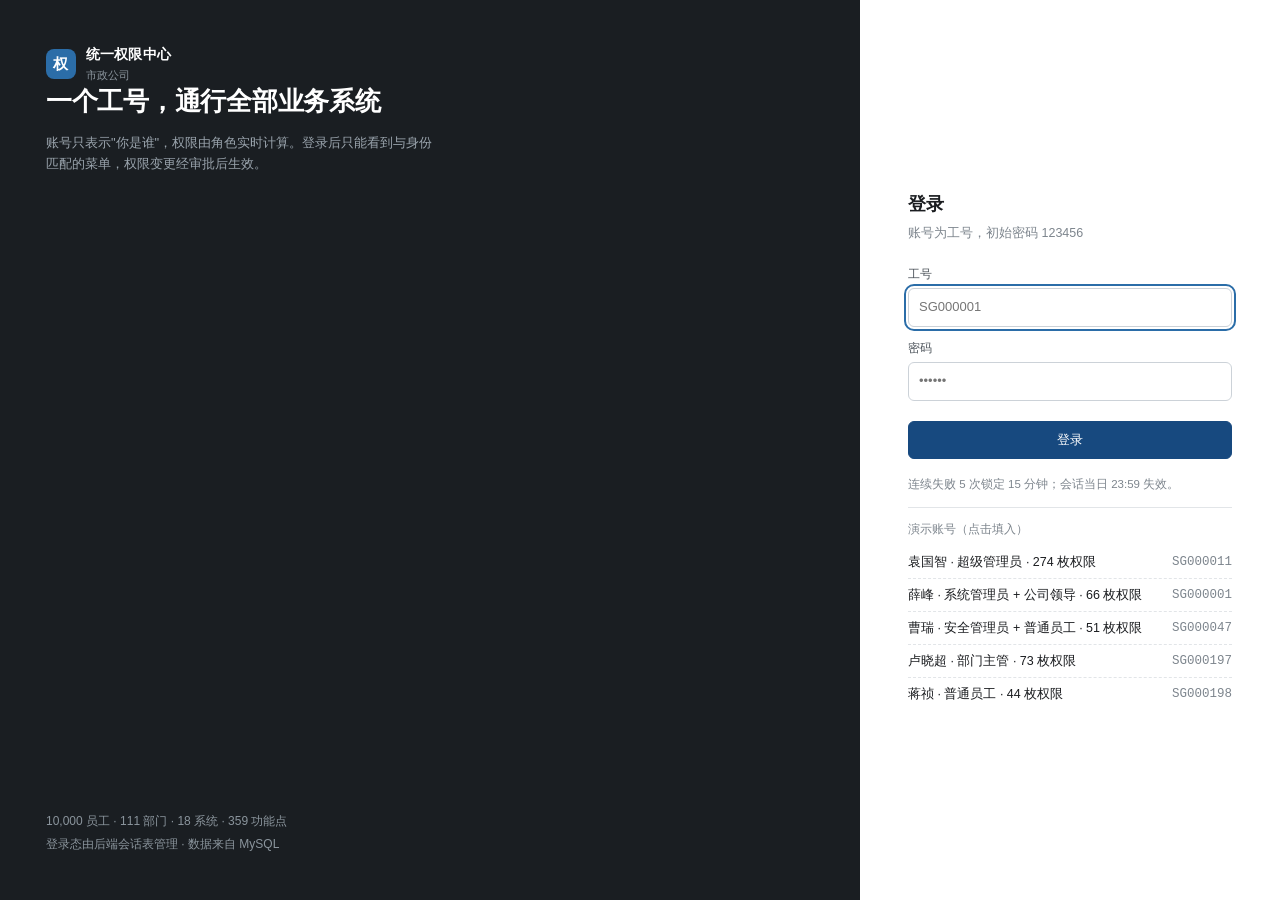
<file: iam-backend/prototype.html>
<!DOCTYPE html>
<html lang="zh-CN">
<head>
<meta charset="utf-8">
<meta name="viewport" content="width=device-width, initial-scale=1">
<title>统一权限中心 · 前后端联调版</title>
<style>

:root{
  --paper:#f3f4f5;
  --surface:#ffffff;
  --surface-2:#f8f9fa;
  --line:#e2e5e8;
  --line-2:#ccd2d8;
  --ink:#1b1d20;
  --ink-2:#4d545b;
  --ink-3:#7d858d;
  --auth:#17497f;
  --auth-bg:#ecf2f9;
  --auth-line:#b8cde3;
  --grant:#0f6e56;
  --grant-bg:#e5f4ee;
  --add:#185fa5;
  --add-bg:#e8f1fa;
  --deny:#a32d2d;
  --deny-bg:#fbeaea;
  --except:#534ab7;
  --except-bg:#eeedfd;
  --sens:#854f0b;
  --sens-bg:#fbf0db;
  --rail:#1a1e22;
  --mono:ui-monospace,"Cascadia Mono","Consolas","Courier New",monospace;
}
*,*::before,*::after{box-sizing:border-box}
[hidden]{display:none !important}
html{-webkit-text-size-adjust:100%}
body{
  margin:0;background:var(--paper);color:var(--ink);
  font-family:-apple-system,BlinkMacSystemFont,"Segoe UI","PingFang SC","Hiragino Sans GB","Microsoft YaHei",sans-serif;
  font-size:14px;line-height:1.6;font-variant-numeric:tabular-nums;
  -webkit-font-smoothing:antialiased;
}
/* 登录态：隐藏应用外壳，登录页占满整屏 */
body.is-login .rail, body.is-login .topbar{display:none}
body.is-login .app{grid-template-columns:1fr}
body.is-login .viewport{padding:0;max-width:none}
.lg-label{display:block;font-size:12px;color:var(--ink-2);margin:0 0 4px}
.lg-err{border:1px solid #eecaca;background:var(--deny-bg);color:#7d2222;font-size:12.5px;border-radius:6px;padding:6px 9px;margin-bottom:10px}
.acct{display:flex;justify-content:space-between;gap:10px;border-bottom:1px dashed var(--line);padding:6px 0;font-size:12.5px;cursor:pointer}
.acct:last-child{border-bottom:0}
.acct:hover{color:var(--auth)}
.acct .n{font-family:var(--mono);color:var(--ink-3)}
button,input,select,textarea{font:inherit;color:inherit}
a{color:var(--auth);text-decoration:none}
h1,h2,h3,h4{margin:0;font-weight:600}
.app{display:grid;grid-template-columns:214px minmax(0,1fr);min-height:100vh}

/* ---------- 左侧导航 ---------- */
.rail{
  position:sticky;top:0;height:100vh;overflow-y:auto;background:var(--rail);
  color:#c7ced4;padding:18px 12px 14px;display:flex;flex-direction:column;gap:16px;
}
.brand{display:flex;align-items:center;gap:10px;padding:2px 8px 14px;border-bottom:1px solid rgba(255,255,255,.09)}
.mark{
  width:30px;height:30px;flex:0 0 30px;border-radius:8px;background:#2b6da8;
  color:#fff;display:grid;place-items:center;font-size:15px;font-weight:600;letter-spacing:.02em;
}
.b-name{color:#fff;font-size:13.5px;font-weight:600;letter-spacing:.01em}
.b-sub{font-size:11px;color:#8b959d;margin-top:1px}
.nav-g{display:flex;flex-direction:column;gap:2px}
.nav-t{font-size:11.5px;color:#7d878f;padding:6px 9px 4px}
.nav-i{
  display:flex;align-items:center;justify-content:space-between;gap:6px;
  background:none;border:0;border-radius:6px;padding:7px 9px;text-align:left;
  color:#c7ced4;font-size:13px;cursor:pointer;width:100%;
}
.nav-i:hover{background:rgba(255,255,255,.06);color:#fff}
.nav-i[aria-current="true"]{background:rgba(72,140,200,.20);color:#fff;box-shadow:inset 2px 0 0 #5b9fd8}
.nav-i .pin{font-size:10.5px;color:#0f6e56;background:rgba(15,110,86,.22);border-radius:3px;padding:0 5px}
.rail-foot{margin-top:auto;font-size:11px;color:#77808a;line-height:1.5;padding:10px 9px 0;border-top:1px solid rgba(255,255,255,.09)}

/* ---------- 顶部作用域条 ---------- */
.main{min-width:0;display:flex;flex-direction:column}
.topbar{
  position:sticky;top:0;z-index:20;display:flex;align-items:center;justify-content:space-between;gap:16px;
  padding:10px 22px;background:var(--surface);border-bottom:1px solid var(--line);
}
.scope{display:flex;align-items:center;gap:9px;min-width:0}
.scope-k{font-size:11.5px;color:var(--ink-3)}
.scope select{
  border:1px solid var(--line-2);background:var(--surface);border-radius:6px;
  padding:4px 8px;font-size:13px;max-width:280px;
}
.who-role{font-size:12px;color:var(--ink-2);white-space:nowrap;overflow:hidden;text-overflow:ellipsis}
.top-right{display:flex;align-items:center;gap:8px;flex:0 0 auto}
.chip{
  font-size:11.5px;color:var(--ink-2);background:var(--surface-2);border:1px solid var(--line);
  border-radius:4px;padding:2px 8px;white-space:nowrap;
}
.chip.warn{color:var(--sens);background:var(--sens-bg);border-color:#ecd9b4}

/* ---------- 内容区 ---------- */
.viewport{padding:20px 22px 56px;max-width:1500px;width:100%}
.screen[hidden]{display:none}
.screen-h{margin-bottom:14px}
.screen-h h1{font-size:20px;letter-spacing:-.01em}
.screen-h .lead{color:var(--ink-2);font-size:13px;margin:4px 0 0;max-width:78ch}
.cov{font-size:11.5px;color:var(--ink-3);margin-top:6px}
.cov b{font-weight:500;color:var(--ink-2);font-family:var(--mono);font-size:11px}

.panel{background:var(--surface);border:1px solid var(--line);border-radius:10px;overflow:hidden}
.panel + .panel{margin-top:14px}
.panel-h{
  display:flex;align-items:center;justify-content:space-between;gap:12px;
  padding:11px 14px;border-bottom:1px solid var(--line);background:var(--surface);
}
.panel-h h2{font-size:14px}
.panel-h .hint{font-size:11.5px;color:var(--ink-3);font-weight:400}
.panel-b{padding:14px}
.panel-b.flush{padding:0;overflow-x:auto}
.grid-2{display:grid;grid-template-columns:minmax(0,1fr) 340px;gap:14px;align-items:start}
.grid-2.wide{grid-template-columns:minmax(0,1fr) 380px}
.stack{display:flex;flex-direction:column;gap:14px}
.stack.sm{gap:8px}

/* ---------- 表格 ---------- */
.tbl{width:100%;border-collapse:collapse;font-size:13px}
.tbl th{
  text-align:left;font-weight:500;font-size:11.5px;color:var(--ink-3);
  padding:8px 12px;background:var(--surface-2);border-bottom:1px solid var(--line);white-space:nowrap;
}
.tbl td{padding:9px 12px;border-bottom:1px solid var(--line);vertical-align:top}
.tbl tr:last-child td{border-bottom:0}
.tbl tbody tr:hover{background:#f8fafb}
.tbl .num{font-family:var(--mono);font-size:11.5px;color:var(--ink-3)}
.tbl .who{font-weight:500}
.tbl .sub{font-size:11.5px;color:var(--ink-3);margin-top:1px}
.tbl .r{text-align:right}
.tbl.tight td{padding:7px 12px}

/* ---------- 标签 ---------- */
.tag{
  display:inline-flex;align-items:center;gap:3px;font-size:11px;line-height:1.5;
  padding:1px 6px;border-radius:4px;border:1px solid transparent;white-space:nowrap;font-weight:500;
}
.tag.grant{color:var(--grant);background:var(--grant-bg);border-color:#c9e6db}
.tag.add{color:var(--add);background:var(--add-bg);border-color:#c9dcef}
.tag.deny{color:var(--deny);background:var(--deny-bg);border-color:#eecaca}
.tag.except{color:var(--except);background:var(--except-bg);border-color:#d6d3f4}
.tag.sens{color:var(--sens);background:var(--sens-bg);border-color:#ecd9b4}
.tag.mute{color:var(--ink-3);background:var(--surface-2);border-color:var(--line)}
.tag.pend{color:var(--auth);background:var(--auth-bg);border-color:var(--auth-line)}
.tag.plain{color:var(--ink-2);background:none;border-color:var(--line-2)}
.pm{font-family:var(--mono);font-weight:600;font-size:12px}
.pm.plus{color:var(--add)}
.pm.minus{color:var(--deny)}

/* ---------- 按钮 ---------- */
.btn{
  display:inline-flex;align-items:center;gap:6px;border:1px solid var(--line-2);background:var(--surface);
  color:var(--ink);border-radius:6px;padding:5px 11px;font-size:12.5px;cursor:pointer;
}
.btn:hover{background:var(--surface-2)}
.btn.pri{background:var(--auth);border-color:var(--auth);color:#fff}
.btn.pri:hover{background:#123a66}
.btn.danger{color:var(--deny);border-color:#e0b4b4;background:#fff}
.btn.ghost{border-color:transparent;background:none;color:var(--auth);padding-left:0}
.btn.sm{padding:3px 8px;font-size:11.5px}
.viewport.is-ro .pick input{pointer-events:none;opacity:.45}
.viewport.is-ro .inp,.viewport.is-ro textarea{pointer-events:none;opacity:.6}
.viewport.is-ro .only-edit{display:none !important}
.btn[disabled]{opacity:.4;cursor:not-allowed}
.btn:focus-visible,.nav-i:focus-visible,select:focus-visible,input:focus-visible,textarea:focus-visible{
  outline:2px solid #2b6da8;outline-offset:2px;
}
.actions{display:flex;gap:8px;flex-wrap:wrap;align-items:center}

/* ---------- KPI 条 ---------- */
.kpis{display:grid;grid-template-columns:repeat(4,minmax(0,1fr));border:1px solid var(--line);background:var(--surface);border-radius:10px;overflow:hidden}
.kpis.with-dept{grid-template-columns:repeat(5,minmax(0,1fr))}
.kpi{padding:12px 14px;border-right:1px solid var(--line)}
.kpi:last-child{border-right:0}
.kpi .k{font-size:11.5px;color:var(--ink-3)}
.kpi .v{font-size:21px;font-weight:600;letter-spacing:-.01em;margin-top:2px}
.kpi .v small{font-size:12px;font-weight:400;color:var(--ink-3);margin-left:3px}
.kpi .d{font-size:11px;color:var(--ink-3);margin-top:1px}

/* ---------- 提示条 ---------- */
.banner{
  display:flex;align-items:flex-start;gap:8px;padding:9px 12px;border-radius:7px;font-size:12.5px;
  border:1px solid var(--auth-line);background:var(--auth-bg);color:#12395f;margin-bottom:12px;
}
.banner[hidden]{display:none}
.banner.warn{border-color:#ecd9b4;background:var(--sens-bg);color:#6b3f08}
.banner.deny{border-color:#eecaca;background:var(--deny-bg);color:#7d2222}
.banner.mute{border-color:var(--line);background:var(--surface-2);color:var(--ink-2)}
.banner b{font-weight:600}

/* ---------- 权限台账 ---------- */
.formula{display:flex;flex-wrap:wrap;align-items:center;gap:6px;font-size:12px;color:var(--ink-2)}
.fbox{border:1px solid var(--line);background:var(--surface-2);border-radius:6px;padding:6px 9px;text-align:center;min-width:70px}
.fbox .n{display:block;font-size:16px;font-weight:600;color:var(--ink);font-family:var(--mono)}
.fbox .l{display:block;font-size:10.5px;color:var(--ink-3)}
.frows{border:1px solid var(--line);border-radius:7px;padding:3px 10px;background:var(--surface-2)}
.frow{display:flex;align-items:center;gap:8px;padding:5px 0;border-bottom:1px dashed var(--line)}
.frow:last-child{border-bottom:0}
.frow .fl{font-size:12px;color:var(--ink-2)}
.frow .fn{margin-left:auto;font-family:var(--mono);font-weight:600;font-size:13.5px;color:var(--ink)}
.frow.total .fl{color:var(--ink);font-weight:500}
.frow.total .fn{font-size:16px;color:var(--auth)}
.pick-row.sel{background:var(--auth-bg);box-shadow:inset 2px 0 0 var(--auth)}
.list-item{display:block;width:100%;text-align:left;background:none;border:0;border-bottom:1px solid var(--line);padding:11px 14px;cursor:pointer}
.list-item:last-child{border-bottom:0}
.list-item:hover{background:#f8fafb}
.list-item.sel{background:var(--auth-bg);box-shadow:inset 3px 0 0 var(--auth)}
.list-item .t{font-size:13px;font-weight:500;color:var(--ink)}
.list-item .m{font-size:11.5px;color:var(--ink-3);margin-top:2px}
.list-item .r{float:right;font-size:11px;color:var(--ink-3)}
.fop{color:var(--ink-3);font-size:14px}
.equiv{font-family:var(--mono);font-weight:600;color:var(--ink)}

/* ---------- 审批链 ---------- */
.steps{display:flex;flex-direction:column;gap:0}
.step{display:flex;gap:10px;position:relative;padding-bottom:14px}
.step:last-child{padding-bottom:0}
.step::before{
  content:"";position:absolute;left:9px;top:20px;bottom:0;width:1px;background:var(--line-2);
}
.step:last-child::before{display:none}
.dot{
  width:19px;height:19px;flex:0 0 19px;border-radius:50%;border:1px solid var(--line-2);
  background:var(--surface);display:grid;place-items:center;font-size:10px;color:var(--ink-3);z-index:1;
}
.step.done .dot{background:var(--grant);border-color:var(--grant);color:#fff}
.step.cur .dot{background:var(--auth);border-color:var(--auth);color:#fff;box-shadow:0 0 0 3px var(--auth-bg)}
.step .s-t{font-size:12.5px;font-weight:500}
.step .s-d{font-size:11.5px;color:var(--ink-3);margin-top:1px}
.step .s-n{font-size:11px;color:var(--ink-2);background:var(--surface-2);border:1px solid var(--line);border-radius:4px;padding:3px 7px;margin-top:4px;display:inline-block}

/* ---------- 表单 ---------- */
.field{margin-bottom:12px}
.field:last-child{margin-bottom:0}
.field > label{display:block;font-size:12px;color:var(--ink-2);margin-bottom:4px}
.field .need{color:var(--deny)}
.inp{
  width:100%;border:1px solid var(--line-2);border-radius:6px;padding:6px 9px;font-size:13px;background:var(--surface);
}
textarea.inp{min-height:64px;resize:vertical;line-height:1.55}
.radio-row{display:flex;gap:14px;flex-wrap:wrap;font-size:12.5px;color:var(--ink-2);padding-top:3px}
.radio-row label{display:flex;align-items:center;gap:5px;cursor:pointer}
.help{font-size:11.5px;color:var(--ink-3);margin-top:4px}

/* ---------- 选择列表 ---------- */
.pick{border:1px solid var(--line);border-radius:7px;overflow:hidden}
.pick-h{display:flex;align-items:center;justify-content:space-between;gap:8px;padding:7px 10px;background:var(--surface-2);border-bottom:1px solid var(--line);font-size:12.5px}
.pick-row{display:flex;align-items:center;gap:8px;padding:6px 10px;border-bottom:1px solid var(--line);font-size:12.5px}
.pick-row:last-child{border-bottom:0}
.pick-row:hover{background:#f8fafb}
.pick-row .code{font-family:var(--mono);font-size:10.5px;color:var(--ink-3);margin-left:auto}

/* ---------- 小结构 ---------- */
.kv{display:grid;grid-template-columns:88px minmax(0,1fr);gap:5px 10px;font-size:12.5px}
.kv dt{color:var(--ink-3)}
.kv dd{margin:0;color:var(--ink)}
.muted{color:var(--ink-3);font-size:11.5px}
.rule{height:1px;background:var(--line);margin:12px 0}
.sec-t{font-size:12px;color:var(--ink-3);margin:0 0 7px}
.mono{font-family:var(--mono)}
.right{border-left:1px solid var(--line);padding-left:14px}
.divider{display:flex;align-items:center;gap:8px;font-size:11.5px;color:var(--ink-3);margin:10px 0}
.divider::before,.divider::after{content:"";height:1px;background:var(--line);flex:1}
.chips{display:flex;gap:6px;flex-wrap:wrap}
.fchip{border:1px solid var(--line-2);background:var(--surface);border-radius:999px;padding:3px 10px;font-size:12px;cursor:pointer;color:var(--ink-2)}
.fchip[aria-pressed="true"]{background:var(--auth);border-color:var(--auth);color:#fff}
.tabs{display:flex;gap:16px;border-bottom:1px solid var(--line);margin-bottom:14px}
.tab{background:none;border:0;padding:7px 0;font-size:13px;color:var(--ink-3);cursor:pointer;border-bottom:2px solid transparent;margin-bottom:-1px}
.tab[aria-selected="true"]{color:var(--ink);border-bottom-color:var(--auth);font-weight:500}
.tree{font-size:12.5px}
.tree .t1{font-weight:600;padding:5px 0}
.tree .t2{padding:4px 0 4px 16px;color:var(--ink-2)}
.tree .t3{padding:4px 0 4px 32px;color:var(--ink-2);display:flex;gap:8px;align-items:center}
.tree .t3 .code{font-family:var(--mono);font-size:10.5px;color:var(--ink-3);margin-left:auto}
.avatar{width:26px;height:26px;border-radius:50%;background:var(--auth-bg);color:var(--auth);display:grid;place-items:center;font-size:11.5px;font-weight:600;flex:0 0 26px}
.userline{display:flex;align-items:center;gap:8px}
.legend{display:flex;gap:14px;flex-wrap:wrap;font-size:11.5px;color:var(--ink-3)}
.bar{height:6px;border-radius:3px;background:var(--surface-2);border:1px solid var(--line);overflow:hidden;display:flex}
.bar i{display:block;height:100%}
.bar .b-base{background:#9fb3c6}
.bar .b-add{background:#4a8bc2}
.bar .b-exc{background:#7d75d0}
.bar .b-deny{background:#c46b6b}
.timeline{list-style:none;margin:0;padding:0;font-size:12px}
.timeline li{display:grid;grid-template-columns:72px 10px minmax(0,1fr);gap:8px;padding-bottom:9px}
.timeline li span:first-child{color:var(--ink-3);font-family:var(--mono);font-size:11px}
.timeline .d{justify-self:center;width:7px;height:7px;border-radius:50%;background:var(--line-2);margin-top:5px}
.timeline li.on .d{background:var(--auth)}
.login-wrap{min-height:100vh;display:grid;grid-template-columns:minmax(0,1fr) 420px;background:var(--surface)}
.login-side{background:var(--rail);color:#cfd6dc;padding:44px 46px;display:flex;flex-direction:column;justify-content:space-between}
.login-side h1{font-size:26px;color:#fff;line-height:1.35;letter-spacing:-.01em;max-width:16em}
.login-side p{color:#9aa4ad;font-size:13px;max-width:30em;margin:14px 0 0}
.login-form{display:flex;flex-direction:column;justify-content:center;padding:44px 48px;gap:0}
.login-form h2{font-size:18px;margin-bottom:4px}
.login-form .sub{font-size:12.5px;color:var(--ink-3);margin-bottom:22px}
.login-form .inp{padding:8px 10px;margin-bottom:12px}
.login-note{font-size:11.5px;color:var(--ink-3);margin-top:16px;line-height:1.7}
@media (max-width:1100px){
  .app{grid-template-columns:1fr}
  .rail{position:static;height:auto;flex-direction:row;flex-wrap:wrap;align-items:center;gap:10px;padding:10px 12px}
  .brand{border:0;padding:0;flex:0 0 auto}
  #nav{display:flex;flex:1 1 auto;flex-wrap:wrap;justify-content:flex-end;gap:6px}
  .nav-g{flex-direction:row;flex-wrap:wrap;gap:4px}
  .nav-i{width:auto;padding:4px 10px;font-size:12px;border:1px solid rgba(255,255,255,.14)}
  .nav-t{display:none}
  .rail-foot{display:none}
  .grid-2,.grid-2.wide{grid-template-columns:1fr}
  .kpis{grid-template-columns:repeat(2,1fr)}
  .kpis.with-dept{grid-template-columns:repeat(2,1fr)}
  .login-wrap{grid-template-columns:1fr}
  .login-side{padding:28px}
}
@media (prefers-reduced-motion:reduce){*{animation:none!important;transition:none!important}}


.mx th{text-align:center}
.mx td{text-align:center;padding:6px 8px}
.mx td:first-child{text-align:left;width:38%}
.mx .on{color:var(--grant);font-weight:600}
.mx .off{color:#c9ced3}
.op{font-size:11px;border:1px solid var(--line);border-radius:3px;padding:0 4px;color:var(--ink-3);margin-right:3px;display:inline-block;line-height:1.5}
.op.on{color:var(--grant);border-color:#c9e6db;background:var(--grant-bg)}
.gap{display:grid;grid-template-columns:22px minmax(0,1fr);gap:8px;font-size:12.5px;padding:7px 0;border-bottom:1px dashed var(--line)}
.gap:last-child{border-bottom:0}
.gap b{font-weight:600;color:var(--ink)}
.gap .no{color:var(--deny);font-family:var(--mono);font-size:11.5px}


</style>
<style>
  .loading,.empty{padding:32px 16px;text-align:center;color:var(--ink-3);font-size:13px}
  .toast-host{position:fixed;right:22px;bottom:22px;z-index:99;display:flex;flex-direction:column;gap:10px}
  .toast{
    min-width:250px;max-width:400px;padding:11px 14px;border-radius:8px;background:#1f2937;color:#fff;
    font-size:13px;line-height:1.55;box-shadow:0 10px 30px rgba(0,0,0,.18);
    border-left:3px solid #5b9fd8;animation:toastIn .18s ease-out
  }
  .toast.err{background:#7d2222;border-left-color:#f0a6a6}
  .toast.ok{background:#0f4c3a;border-left-color:#7fd3b5}
  @keyframes toastIn{from{opacity:0;transform:translateY(6px)}to{opacity:1;transform:none}}
  .apply-grid{display:grid;grid-template-columns:110px minmax(0,1fr);gap:10px 14px;align-items:start}
  .apply-grid > label{padding-top:8px;font-size:12.5px;color:var(--ink-2)}
  .apply-grid .help{font-size:11.5px;color:var(--ink-3);margin-top:4px;line-height:1.6}
  .form-error{color:var(--deny);background:var(--deny-bg);border:1px solid #eecaca;border-radius:6px;padding:7px 10px;font-size:12.5px;margin-bottom:10px}
  .row-actions{display:flex;gap:6px;justify-content:flex-end}
  .perm-cell{font-family:var(--mono);font-size:11px;color:var(--ink-3)}
  .modal-mask{position:fixed;inset:0;background:rgba(17,24,39,.45);display:flex;align-items:center;justify-content:center;z-index:100;padding:20px}
  .modal{background:#fff;border-radius:12px;width:min(580px,100%);max-height:90vh;overflow:auto;box-shadow:0 20px 60px rgba(0,0,0,.25)}
  .modal-head{display:flex;align-items:center;justify-content:space-between;padding:14px 18px;border-bottom:1px solid var(--line)}
  .modal-head h3{margin:0;font-size:15px;font-weight:600}
  .modal-close{border:0;background:none;font-size:20px;line-height:1;color:var(--ink-3);cursor:pointer;padding:0 2px}
  .modal-body{padding:16px 18px}
  .modal-foot{display:flex;justify-content:flex-end;gap:8px;padding:12px 18px;border-top:1px solid var(--line)}
  .mfield{margin-bottom:12px}
  .mfield:last-child{margin-bottom:0}
  .mfield label{display:block;font-size:12px;color:var(--ink-2);margin-bottom:4px}
  .page-actions{display:flex;gap:8px;align-items:center;flex-shrink:0}
  .perm-groups{max-height:52vh;overflow:auto;border:1px solid var(--line);border-radius:8px;margin-top:10px}
  .perm-group{border-bottom:1px solid var(--line);padding:8px 12px}
  .perm-group:last-child{border-bottom:0}
  .perm-group-h{font-size:11.5px;color:var(--ink-3);margin-bottom:4px}
  .perm-check{display:flex;align-items:center;gap:8px;padding:4px 0;font-size:12.5px;cursor:pointer}
  .perm-check code{margin-left:auto;font-size:10.5px;color:var(--ink-3);font-family:var(--mono)}
  .role-current-list{border:1px solid var(--line);border-radius:8px;padding:9px 12px;margin:10px 0}
  .role-current{display:flex;align-items:center;justify-content:space-between;gap:12px;padding:5px 0}
  .role-current code{margin-left:7px;font-family:var(--mono);font-size:10.5px;color:var(--ink-3)}
  .role-checks{display:grid;grid-template-columns:repeat(2,minmax(0,1fr));gap:4px 12px;max-height:180px;overflow:auto;border:1px solid var(--line);border-radius:8px;padding:9px 12px}
  .role-check{display:flex;align-items:center;gap:8px;font-size:12.5px;padding:4px 0}
  .role-check code{margin-left:auto;font-family:var(--mono);font-size:10.5px;color:var(--ink-3)}
  .audit-detail{max-width:480px;white-space:normal;overflow-wrap:anywhere;font-size:12px;line-height:1.6}
  .app-grid{display:grid;grid-template-columns:repeat(3,minmax(0,1fr));gap:14px}
  .app-card{
    position:relative;display:flex;flex-direction:column;min-height:210px;text-align:left;
    padding:18px;border:1px solid var(--line);border-top:4px solid var(--auth);border-radius:9px;
    background:var(--surface);color:var(--ink);font:inherit;cursor:pointer;
    box-shadow:0 5px 16px rgba(25,36,48,.06);transition:transform .16s ease,box-shadow .16s ease
  }
  .app-card:hover{transform:translateY(-2px);box-shadow:0 10px 24px rgba(25,36,48,.1)}
  .app-card:focus-visible{outline:3px solid var(--auth-line);outline-offset:2px}
  .app-card.im{border-top-color:var(--grant)}
  .app-card.km{border-top-color:var(--except)}
  .app-card-top{display:flex;align-items:center;justify-content:space-between;gap:12px}
  .app-code{
    display:inline-flex;align-items:center;justify-content:center;min-width:42px;height:30px;
    padding:0 9px;border-radius:5px;background:var(--auth-bg);color:var(--auth);
    font-family:var(--mono);font-size:12px;font-weight:700;letter-spacing:.08em
  }
  .app-card.im .app-code{background:var(--grant-bg);color:var(--grant)}
  .app-card.km .app-code{background:var(--except-bg);color:var(--except)}
  .app-card h2{margin:22px 0 7px;font-size:18px;line-height:1.35;font-weight:650}
  .app-card p{margin:0;color:var(--ink-3);font-size:12.5px;line-height:1.7}
  .app-card-foot{margin-top:auto;padding-top:16px;color:var(--auth);font-size:12px;font-weight:600}
  .app-perm-list{list-style:none;margin:0;padding:0}
  .app-perm-item{display:grid;grid-template-columns:minmax(0,1fr) auto;gap:16px;align-items:center;padding:12px 14px;border-bottom:1px solid var(--line)}
  .app-perm-item:last-child{border-bottom:0}
  .app-perm-item p{margin:0 0 4px;font-size:13px;line-height:1.65}
  .app-perm-item code{font-family:var(--mono);font-size:10.5px;color:var(--ink-3)}
  .app-action{min-width:54px;text-align:center}
  @media(max-width:900px){.app-grid{grid-template-columns:1fr}.app-card{min-height:170px}}
</style>
</head>
<body>
<div class="app" id="app">
  <aside class="rail">
    <div class="brand">
      <div class="mark">权</div>
      <div>
        <div class="b-name">统一权限中心</div>
        <div class="b-sub">市政公司 · 联调版</div>
      </div>
    </div>
    <nav id="nav"></nav>
    <div class="rail-foot">
      数据来自 MySQL · 会话由后端管理<br>
      <span id="railApi"></span>
    </div>
  </aside>
  <div class="main">
    <header class="topbar">
      <div class="scope">
        <span class="scope-k">当前登录</span>
        <span class="who-role" id="whoRole"></span>
      </div>
      <div class="top-right">
        <span class="chip" id="whoName">—</span>
        <span class="chip" id="sessChip">会话至 23:59</span>
        <button class="btn sm" id="logout">退出登录</button>
      </div>
    </header>
    <div class="viewport" id="view"></div>
  </div>
</div>
<div class="toast-host" id="toastHost"></div>

<script>
/* ============================================================
 * 后端地址
 * 若要连接云服务器，只需将 API_BASE_URL 修改为
 * http://<服务器公网IP>:8080 即可
 * ============================================================ */
const API_BASE_URL = 'http://1.92.155.119:8080';

const SESSION_KEY = 'iam_session';
const APPLICATIONS_MENU = { path: '/applications', label: '应用软件', perm: '' };
const state = {
  sessionId: '',
  user: null,
  roles: [],
  permissions: [],
  menus: [],
  expireAt: '',
  active: ''
};

const el = id => document.getElementById(id);

function escapeHtml(v) {
  return String(v == null ? '' : v).replace(/[&<>"']/g, c => ({
    '&': '&amp;', '<': '&lt;', '>': '&gt;', '"': '&quot;', "'": '&#39;'
  }[c]));
}

/* ---------------- Toast ---------------- */
function toast(message, type) {
  const box = document.createElement('div');
  box.className = 'toast ' + (type || '');
  box.textContent = message;
  el('toastHost').appendChild(box);
  setTimeout(() => box.remove(), 4200);
}

/* ---------------- 请求 ---------------- */
async function api(path, options = {}) {
  const { method = 'GET', body = null, auth = true } = options;
  const headers = {};
  if (auth && state.sessionId) headers['Authorization'] = 'Bearer ' + state.sessionId;
  if (body) headers['Content-Type'] = 'application/json';

  let res;
  try {
    res = await fetch(`${API_BASE_URL}${path}`, {
      method,
      headers,
      body: body ? JSON.stringify(body) : undefined
    });
  } catch (e) {
    return { code: -1, message: `无法连接后端（${API_BASE_URL}），请确认服务已启动` };
  }

  let data;
  try {
    data = await res.json();
  } catch (e) {
    return { code: -1, message: '后端返回的不是合法 JSON' };
  }

  if (data.code === 403) {
    const perm = data.data && data.data.requiredPerm ? data.data.requiredPerm : '未知';
    toast(`越权拦截生效：缺少权限 ${perm}`, 'err');
  }
  if (auth && (res.status === 401 || data.code === 401)) {
    clearSession();
    renderLogin('会话已失效，请重新登录');
  }
  return data;
}

/* ---------------- 会话 ---------------- */
function clearSession() {
  state.sessionId = '';
  state.user = null;
  state.roles = [];
  state.permissions = [];
  state.menus = [];
  state.expireAt = '';
  localStorage.removeItem(SESSION_KEY);
}

function saveSession(data) {
  localStorage.setItem(SESSION_KEY, JSON.stringify({
    sessionId: data.sessionId,
    user: { id: data.user.id, name: data.user.name, account: data.user.account },
    roles: (data.roles || []).map(r => r.name || r),
    menus: data.menus || [],
    expireAt: data.expireAt || ''
  }));
}

function readSession() {
  try { return JSON.parse(localStorage.getItem(SESSION_KEY) || 'null'); } catch (e) { return null; }
}

function applySession(data) {
  state.sessionId = data.sessionId || state.sessionId;
  state.user = data.user || state.user;
  state.roles = (data.roles || []).map(r => r.name || r);
  state.permissions = data.permissions || [];
  state.menus = data.menus || [];
  state.expireAt = data.expireAt || state.expireAt;
}

/* ---------------- 登录页 ---------------- */
function showLoginError(message) {
  const box = el('lgErr');
  if (!message) { box.hidden = true; box.textContent = ''; return; }
  box.hidden = false;
  box.textContent = message;
}

function renderLogin(message) {
  document.body.classList.add('is-login');
  el('whoName').textContent = '未登录';
  el('whoRole').textContent = '';
  el('nav').innerHTML = '';

  el('view').innerHTML =
    '<div class="login-wrap"><div class="login-side"><div>' +
    '<div class="brand" style="border:0;padding:0"><div class="mark">权</div><div><div class="b-name">统一权限中心</div><div class="b-sub">市政公司</div></div></div>' +
    '<h1>一个工号，通行全部业务系统</h1>' +
    '<p>账号只表示"你是谁"，权限由角色实时计算。登录后只能看到与身份匹配的菜单，权限变更经审批后生效。</p>' +
    '</div><div style="font-size:12px;color:#8b959d;line-height:1.9">10,000 员工 · 111 部门 · 18 系统 · 359 功能点<br>登录态由后端会话表管理 · 数据来自 MySQL</div></div>' +
    '<div class="login-form"><h2>登录</h2><div class="sub">账号为工号，初始密码 123456</div>' +
    '<div id="lgErr" class="lg-err"' + (message ? '' : ' hidden') + '>' + escapeHtml(message || '') + '</div>' +
    '<label class="lg-label">工号</label><input id="lgAcc" class="inp" placeholder="SG000001" autocomplete="username">' +
    '<label class="lg-label">密码</label><input id="lgPwd" class="inp" type="password" placeholder="••••••" autocomplete="current-password">' +
    '<button class="btn pri" id="lgBtn" style="margin-top:8px;justify-content:center;padding:8px">登录</button>' +
    '<div class="login-note">连续失败 5 次锁定 15 分钟；会话当日 23:59 失效。</div>' +
    '<div class="rule"></div><div class="sec-t">演示账号（点击填入）</div><div id="lgList"></div></div></div>';

  const accounts = [
    { account: 'SG000011', label: '袁国智 · 超级管理员', desc: '274 枚权限' },
    { account: 'SG000001', label: '薛峰 · 系统管理员 + 公司领导', desc: '66 枚权限' },
    { account: 'SG000047', label: '曹瑞 · 安全管理员 + 普通员工', desc: '51 枚权限' },
    { account: 'SG000197', label: '卢晓超 · 部门主管', desc: '73 枚权限' },
    { account: 'SG000198', label: '蒋祯 · 普通员工', desc: '44 枚权限' }
  ];
  const box = el('lgList');
  accounts.forEach(a => {
    const d = document.createElement('div');
    d.className = 'acct';
    d.innerHTML = '<span>' + a.label + ' · ' + a.desc + '</span><span class="n">' + a.account + '</span>';
    d.addEventListener('click', () => {
      el('lgAcc').value = a.account;
      el('lgPwd').value = '123456';
      el('lgPwd').focus();
    });
    box.appendChild(d);
  });

  el('lgBtn').addEventListener('click', doLogin);
  el('lgPwd').addEventListener('keydown', e => { if (e.key === 'Enter') doLogin(); });
  el('lgAcc').addEventListener('keydown', e => { if (e.key === 'Enter') el('lgPwd').focus(); });
  el('lgAcc').focus();
}

async function doLogin() {
  const account = el('lgAcc').value.trim();
  const password = el('lgPwd').value;
  showLoginError('');
  if (!account || !password) { showLoginError('请输入工号和密码'); return; }

  const btn = el('lgBtn');
  btn.disabled = true;
  btn.textContent = '登录中…';

  const res = await api('/api/auth/login', {
    method: 'POST',
    body: { account, password },
    auth: false
  });

  btn.disabled = false;
  btn.textContent = '登录';

  if (res.code !== 0) {
    showLoginError(res.message || '登录失败');
    return;
  }

  applySession(res.data);
  saveSession(res.data);
  showConsole();
}

/* ---------------- 主框架 ---------------- */
function showConsole() {
  document.body.classList.remove('is-login');
  el('whoName').textContent = `${state.user.name} · ${state.user.account}`;
  el('whoRole').textContent = state.roles.join(' / ') || '无角色';
  el('sessChip').textContent = state.expireAt ? '会话至 ' + state.expireAt.slice(11, 16) : '会话有效';
  el('railApi').textContent = 'API ' + API_BASE_URL;
  buildNav();

  const hashPath = location.hash.replace(/^#/, '');
  const target = state.menus.find(m => m.path === hashPath)
    || (hashPath.startsWith('/applications/') ? APPLICATIONS_MENU : null)
    || state.menus[0]
    || APPLICATIONS_MENU;
  if (target) { openMenu(hashPath.startsWith('/applications/') ? hashPath : target.path); }
  else { el('view').innerHTML = '<div class="panel"><div class="panel-b muted">当前账号没有任何可访问菜单。</div></div>'; }
}

function buildNav() {
  const nav = el('nav');
  nav.innerHTML = '';

  const group = document.createElement('div');
  group.className = 'nav-g';
  group.innerHTML = '<div class="nav-t">功能菜单</div>';
  state.menus.forEach(m => {
    const b = document.createElement('button');
    b.className = 'nav-i';
    b.dataset.path = m.path;
    b.textContent = m.label;
    b.addEventListener('click', () => openMenu(m.path));
    group.appendChild(b);
  });
  nav.appendChild(group);

  const applications = document.createElement('div');
  applications.className = 'nav-g';
  applications.innerHTML = '<div class="nav-t">业务应用</div>';
  const button = document.createElement('button');
  button.className = 'nav-i';
  button.dataset.path = APPLICATIONS_MENU.path;
  button.textContent = APPLICATIONS_MENU.label;
  button.addEventListener('click', () => openMenu(APPLICATIONS_MENU.path));
  applications.appendChild(button);
  nav.appendChild(applications);
}

async function openMenu(path) {
  state.active = path;
  if (location.hash !== '#' + path) { history.replaceState(null, '', '#' + path); }
  const navPath = path.startsWith('/applications/') ? APPLICATIONS_MENU.path : path;
  document.querySelectorAll('.nav-i').forEach(b => {
    if (b.dataset.path === navPath) { b.setAttribute('aria-current', 'true'); }
    else { b.removeAttribute('aria-current'); }
  });

  const menu = state.menus.find(m => m.path === path)
    || (path.startsWith('/applications') ? APPLICATIONS_MENU : { path, label: path, perm: '' });
  el('view').innerHTML = '<div class="loading">加载中…</div>';

  const renderer = views[path]
    || (path.startsWith('/applications/')
      ? () => renderApplicationDetail(path.slice('/applications/'.length))
      : null);
  if (!renderer) {
    el('view').innerHTML = pageHead(menu.label, '该菜单暂未实现页面。') +
      '<div class="panel"><div class="empty">接口已就绪，页面待接入。</div></div>';
    return;
  }

  try {
    await renderer(menu);
  } catch (e) {
    el('view').innerHTML = pageHead(menu.label, '页面加载失败') +
      '<div class="panel"><div class="empty">' + escapeHtml(e.message) + '</div></div>';
  }
}

/* ---------------- 渲染工具 ---------------- */
const views = {
  '/perms': renderPerms,
  '/users': renderUsers,
  '/applies': renderApplies,
  '/approvals': renderApprovals,
  '/roles': renderRoles,
  '/permissions': renderPermissions,
  '/audits': renderAudits,
  '/report': renderReport,
  '/applications': renderApplications
};

function pageHead(title, lead) {
  return '<div class="screen-h"><h1>' + escapeHtml(title) + '</h1><p class="lead">' + escapeHtml(lead) + '</p></div>';
}

function deniedCard(res) {
  const perm = res && res.data && res.data.requiredPerm ? res.data.requiredPerm : '未知';
  return '<div class="panel"><div class="panel-b" style="text-align:center;padding:30px">' +
    '<div style="font-size:15px;font-weight:600;color:var(--deny)">403 · 无权限</div>' +
    '<p class="muted" style="margin:8px 0 0">缺少权限码 <b style="font-family:var(--mono)">' + escapeHtml(perm) + '</b>，请求已被后端拦截。</p>' +
    '</div></div>';
}

function statusTag(status) {
  if (status === 0) { return '<span class="tag pend">待审批</span>'; }
  if (status === 1) { return '<span class="tag grant">已通过</span>'; }
  return '<span class="tag deny">已驳回</span>';
}

function typeLabel(type) {
  return type === 'ROLE' ? '<span class="tag plain">角色</span>' : '<span class="tag plain">权限</span>';
}

function can(code) {
  return state.permissions.includes(code);
}

function pageHeadAction(title, lead, actionsHtml) {
  return '<div class="screen-h" style="display:flex;justify-content:space-between;align-items:flex-start;gap:16px">' +
    '<div><h1>' + escapeHtml(title) + '</h1><p class="lead">' + escapeHtml(lead) + '</p></div>' +
    '<div class="page-actions">' + actionsHtml + '</div></div>';
}

/**
 * 通用表单弹窗。onSubmit(values) 返回接口响应；code=0 时自动关闭。
 */
function openFormModal(title, fields, submitText, onSubmit) {
  const mask = document.createElement('div');
  mask.className = 'modal-mask';
  const fieldHtml = fields.map(f => {
    let control;
    if (f.type === 'textarea') {
      control = '<textarea class="inp" id="mf_' + f.name + '" style="min-height:62px" placeholder="' +
        escapeHtml(f.placeholder || '') + '">' + escapeHtml(f.value || '') + '</textarea>';
    } else {
      control = '<input class="inp" id="mf_' + f.name + '" type="' + (f.type || 'text') + '" value="' +
        escapeHtml(f.value || '') + '" placeholder="' + escapeHtml(f.placeholder || '') + '"' +
        (f.readonly ? ' readonly' : '') + '>';
    }
    return '<div class="mfield"><label>' + escapeHtml(f.label) + (f.required ? ' *' : '') + '</label>' +
      control + (f.help ? '<div class="help">' + escapeHtml(f.help) + '</div>' : '') + '</div>';
  }).join('');

  mask.innerHTML = '<div class="modal">' +
    '<div class="modal-head"><h3>' + escapeHtml(title) + '</h3><button class="modal-close" data-close>×</button></div>' +
    '<div class="modal-body"><div class="form-error" id="mErr" hidden></div>' + fieldHtml + '</div>' +
    '<div class="modal-foot"><button class="btn" data-close>取消</button>' +
    '<button class="btn pri" id="mSubmit">' + escapeHtml(submitText) + '</button></div></div>';

  document.body.appendChild(mask);
  const close = () => mask.remove();
  mask.querySelectorAll('[data-close]').forEach(b => b.addEventListener('click', close));
  mask.addEventListener('click', e => { if (e.target === mask) { close(); } });

  const err = mask.querySelector('#mErr');
  const showErr = msg => {
    err.hidden = !msg;
    err.textContent = msg || '';
  };

  const btn = mask.querySelector('#mSubmit');
  btn.addEventListener('click', async () => {
    const values = {};
    fields.forEach(f => { values[f.name] = (mask.querySelector('#mf_' + f.name).value || '').trim(); });
    const missing = fields.find(f => f.required && !values[f.name]);
    if (missing) { showErr(missing.label + '不能为空'); return; }

    btn.disabled = true;
    btn.textContent = '提交中…';
    try {
      const res = await onSubmit(values);
      if (res && res.code !== 0) {
        showErr(res.message || '操作失败');
        btn.disabled = false;
        btn.textContent = submitText;
        return;
      }
      close();
    } catch (e) {
      showErr(e.message || '操作失败');
      btn.disabled = false;
      btn.textContent = submitText;
    }
  });
}

/* ---------------- 我的权限 ---------------- */
async function renderPerms(menu) {
  const res = await api('/api/auth/me');
  if (res.code !== 0) { el('view').innerHTML = deniedCard(res); return; }

  const d = res.data;
  state.permissions = d.permissions || [];
  state.roles = (d.roles || []).map(r => r.name);

  const roles = (d.roles || []).map(r => '<span class="tag pend">' + escapeHtml(r.name) + '</span>').join(' ');
  const perms = state.permissions.map(p => '<span class="tag plain" style="font-family:var(--mono);font-size:11px">' + escapeHtml(p) + '</span>').join(' ');

  el('view').innerHTML =
    pageHead('我的权限', '实时计算：角色权限 ∪ 审批产生的直接权限。') +
    '<div class="kpis with-dept">' +
      '<div class="kpi"><div class="k">权限码</div><div class="v">' + state.permissions.length + '<small>枚</small></div><div class="d">后端计算</div></div>' +
      '<div class="kpi"><div class="k">角色</div><div class="v">' + state.roles.length + '<small>个</small></div><div class="d">' + (state.roles.join(' / ') || '无') + '</div></div>' +
      '<div class="kpi"><div class="k">可见菜单</div><div class="v">' + state.menus.length + '<small>项</small></div><div class="d">按权限过滤</div></div>' +
      '<div class="kpi"><div class="k">账号</div><div class="v" style="font-size:15px;margin-top:6px">' + escapeHtml(d.user.account) + '</div><div class="d">' + escapeHtml(d.user.name) + '</div></div>' +
      '<div class="kpi"><div class="k">所属部门</div><div class="v" style="font-size:13px;line-height:1.55;margin-top:4px">' + escapeHtml(d.user.departmentPath || '未设置部门') + '</div><div class="d">#' + escapeHtml(d.user.departmentId || '—') + '</div></div>' +
    '</div>' +
    '<div class="grid-2" style="margin-top:14px">' +
      '<div class="panel"><div class="panel-h"><h2>权限码</h2><span class="hint">' + state.permissions.length + ' 枚</span></div>' +
        '<div class="panel-b"><div style="display:flex;flex-wrap:wrap;gap:6px">' + (perms || '<span class="muted">无权限</span>') + '</div></div></div>' +
      '<div class="panel"><div class="panel-h"><h2>角色</h2></div>' +
        '<div class="panel-b">' + (roles || '<span class="muted">无角色</span>') +
        '<div class="rule"></div><div class="muted">会话到期：' + escapeHtml(state.expireAt || '—') + '</div></div></div>' +
    '</div>';
}

/* ---------------- 直接授权弹窗 ---------------- */
async function openGrantModal(user) {
  const [allRes, directRes, roleRes] = await Promise.all([
    api('/api/permissions'),
    api('/api/users/' + user.id + '/permissions'),
    api('/api/users/' + user.id + '/roles')
  ]);

  if (allRes.code !== 0) { toast(allRes.message || '加载权限清单失败', 'err'); return; }
  if (directRes.code !== 0) { toast(directRes.message || '加载用户直接权限失败', 'err'); return; }
  if (roleRes.code !== 0) { toast(roleRes.message || '加载用户角色失败', 'err'); return; }

  const all = allRes.data || [];
  const checked = new Set((directRes.data || []).map(p => String(p.id)));
  const assignedRoles = (roleRes.data || []).filter(r => r.checked);
  const groups = {};
  all.forEach(p => {
    const key = p.sysName || '其他';
    (groups[key] = groups[key] || []).push(p);
  });

  const groupsHtml = Object.keys(groups).map(sys =>
    '<div class="perm-group"><div class="perm-group-h">' + escapeHtml(sys) + '</div>' +
    groups[sys].map(p =>
      '<label class="perm-check"><input type="checkbox" data-perm-id="' + p.id + '"' +
      (checked.has(String(p.id)) ? ' checked' : '') + '>' +
      '<span>' + escapeHtml(p.funcName) + ' · ' + escapeHtml(p.action) + '</span>' +
      '<code>' + escapeHtml(p.permCode) + '</code></label>'
    ).join('') + '</div>'
  ).join('');
  const roleHtml = assignedRoles.map(role =>
    '<div class="role-current"><span><b>' + escapeHtml(role.name) + '</b>' +
    '<code>' + escapeHtml(role.code) + '</code></span>' +
    (can('ROLE:ASSIGN')
      ? '<button class="btn sm danger" data-remove-role="' + role.id + '">移除角色</button>'
      : '') + '</div>'
  ).join('');

  const mask = document.createElement('div');
  mask.className = 'modal-mask';
  mask.innerHTML = '<div class="modal">' +
    '<div class="modal-head"><h3>授权 · ' + escapeHtml(user.name) + '（' + escapeHtml(user.account) + '）</h3>' +
    '<button class="modal-close" data-close>×</button></div>' +
    '<div class="modal-body">' +
      '<div class="form-error" id="mErr" hidden></div>' +
      '<div class="muted" style="font-size:12px;line-height:1.7">这里只管理"直接授权"（例外授予）；角色带来的权限不在此处显示。保存后该用户会被强制下线。</div>' +
      (can('ROLE:ASSIGN') ? '<div class="role-current-list"><div class="perm-group-h">当前角色 · 可快捷剥夺</div>' +
        (roleHtml || '<div class="muted">暂无角色</div>') + '</div>' : '') +
      '<div class="perm-groups">' + groupsHtml + '</div>' +
    '</div>' +
    '<div class="modal-foot"><span class="muted" id="grantCount" style="margin-right:auto"></span>' +
    '<button class="btn" data-close>取消</button><button class="btn pri" id="mSave">保存</button></div></div>';

  document.body.appendChild(mask);
  const close = () => mask.remove();
  mask.querySelectorAll('[data-close]').forEach(b => b.addEventListener('click', close));
  mask.addEventListener('click', e => { if (e.target === mask) { close(); } });

  const updateCount = () => {
    const n = mask.querySelectorAll('input[data-perm-id]:checked').length;
    mask.querySelector('#grantCount').textContent = '已选 ' + n + ' 项';
  };
  mask.querySelectorAll('input[data-perm-id]').forEach(cb => cb.addEventListener('change', updateCount));
  updateCount();

  mask.querySelectorAll('[data-remove-role]').forEach(button => {
    button.addEventListener('click', async () => {
      const roleId = Number(button.dataset.removeRole);
      button.disabled = true;
      const result = await api('/api/users/' + user.id + '/roles/' + roleId, { method: 'DELETE' });
      button.disabled = false;
      if (result.code !== 0) {
        toast(result.message || '剥夺角色失败', 'err');
        return;
      }
      close();
      toast('角色已剥夺，该用户会话已失效', 'ok');
      openMenu('/users');
    });
  });

  mask.querySelector('#mSave').addEventListener('click', async () => {
    const ids = Array.from(mask.querySelectorAll('input[data-perm-id]:checked'))
      .map(x => Number(x.dataset.permId));
    const btn = mask.querySelector('#mSave');
    const err = mask.querySelector('#mErr');
    btn.disabled = true;
    btn.textContent = '保存中…';

    const res = await api('/api/users/' + user.id + '/permissions', {
      method: 'POST',
      body: { permissionIds: ids }
    });

    btn.disabled = false;
    btn.textContent = '保存';
    if (res.code !== 0) {
      err.hidden = false;
      err.textContent = res.message || '保存失败';
      return;
    }

    close();
    toast('授权成功，该用户已被强制下线', 'ok');
    openMenu('/users');
  });
}

/* ---------------- 用户管理 ---------------- */
async function openUserEditModal(user) {
  const [res, rolesRes] = await Promise.all([
    api('/api/departments'),
    api('/api/users/' + user.id + '/roles')
  ]);
  if (res.code !== 0) { toast(res.message || '加载部门列表失败', 'err'); return; }
  if (rolesRes.code !== 0) { toast(rolesRes.message || '加载用户角色失败', 'err'); return; }

  const departments = res.data || [];
  const roles = rolesRes.data || [];
  const canAssignRole = can('ROLE:ASSIGN');
  const roleChecks = roles.map(role =>
    '<label class="role-check"><input type="checkbox" data-ue-role-id="' + role.id + '"' +
    (role.checked ? ' checked' : '') + (canAssignRole ? '' : ' disabled') + '>' +
    '<span>' + escapeHtml(role.name) + '</span><code>' + escapeHtml(role.code) + '</code></label>'
  ).join('');
  const mask = document.createElement('div');
  mask.className = 'modal-mask';
  mask.innerHTML = '<div class="modal" style="width:min(680px,100%)">' +
    '<div class="modal-head"><h3>编辑用户 · ' + escapeHtml(user.name) + '</h3>' +
    '<button class="modal-close" data-close>×</button></div>' +
    '<div class="modal-body"><div class="form-error" id="ueErr" hidden></div>' +
      '<div class="mfield"><label>工号</label><input class="inp" value="' +
        escapeHtml(user.account) + '" readonly></div>' +
      '<div class="mfield"><label>姓名 *</label><input class="inp" id="ueName" value="' +
        escapeHtml(user.name) + '"></div>' +
      '<div class="mfield"><label>手机号</label><input class="inp" id="uePhone" value="' +
        escapeHtml(user.phone || '') + '"></div>' +
      '<div class="mfield"><label>搜索部门</label><input class="inp" id="ueDeptSearch" ' +
        'placeholder="输入总公司、分公司或部门名称过滤"></div>' +
      '<div class="mfield"><label>所属部门 *</label><select class="inp" id="ueDept"></select>' +
        '<div class="help">按“总公司 / 分公司 / 部门”完整路径展示；同名部门请核对上级。</div></div>' +
      '<div class="mfield"><label>角色分配</label><div class="role-checks">' + roleChecks + '</div>' +
        '<div class="help">' + (canAssignRole
          ? '保存用户资料时会按勾选项全量覆盖角色。'
          : '当前账号没有 ROLE:ASSIGN，角色仅可查看。') + '</div></div>' +
    '</div>' +
    '<div class="modal-foot"><button class="btn" data-close>取消</button>' +
    '<button class="btn pri" id="ueSave">保存修改</button></div></div>';

  document.body.appendChild(mask);
  const close = () => mask.remove();
  mask.querySelectorAll('[data-close]').forEach(button => button.addEventListener('click', close));
  mask.addEventListener('click', event => { if (event.target === mask) { close(); } });

  const errorBox = mask.querySelector('#ueErr');
  const showError = message => {
    errorBox.hidden = !message;
    errorBox.textContent = message || '';
  };
  const select = mask.querySelector('#ueDept');
  const search = mask.querySelector('#ueDeptSearch');

  const fillOptions = query => {
    const keyword = String(query || '').trim().toLowerCase();
    const selected = String(select.value || user.departmentId || '');
    const matches = departments.filter(d => {
      const haystack = `${d.name || ''} ${d.path || ''} ${d.managerName || ''}`.toLowerCase();
      return !keyword || haystack.indexOf(keyword) >= 0;
    });

    select.innerHTML = matches.map(d => {
      const depth = Math.max(0, Number(d.depth) || 0);
      const prefix = '　'.repeat(depth);
      const path = d.path || d.name;
      return '<option value="' + d.id + '">' + escapeHtml(prefix + d.name + ' · ' + path) + '</option>';
    }).join('');

    if (!matches.length) {
      select.innerHTML = '<option value="">没有匹配的部门</option>';
      return;
    }
    if (matches.some(d => String(d.id) === selected)) {
      select.value = selected;
    } else {
      select.value = String(matches[0].id);
    }
  };

  fillOptions('');
  search.addEventListener('input', () => fillOptions(search.value));

  mask.querySelector('#ueSave').addEventListener('click', async () => {
    const button = mask.querySelector('#ueSave');
    const name = mask.querySelector('#ueName').value.trim();
    const phone = mask.querySelector('#uePhone').value.trim();
    const departmentId = Number(select.value);
    showError('');
    if (!name) { showError('姓名不能为空'); return; }
    if (!departmentId) { showError('请选择所属部门'); return; }

    button.disabled = true;
    button.textContent = '保存中…';
    let result = await api('/api/users/' + user.id, {
      method: 'PUT',
      body: { name, phone, departmentId }
    });
    if (result.code === 0 && canAssignRole) {
      const roleIds = Array.from(mask.querySelectorAll('input[data-ue-role-id]:checked'))
        .map(item => Number(item.dataset.ueRoleId));
      result = await api('/api/users/' + user.id + '/roles', {
        method: 'POST',
        body: { roleIds }
      });
    }
    button.disabled = false;
    button.textContent = '保存修改';

    if (result.code !== 0) {
      showError(result.message || '保存失败');
      return;
    }
    close();
    toast(canAssignRole ? '用户资料与角色已更新，该用户已被强制下线' : '用户信息与所属部门已更新', 'ok');
    openMenu('/users');
  });
  mask.querySelector('#ueName').focus();
}

async function renderUsers(menu) {
  const res = await api('/api/users?page=1&size=100');
  if (res.code !== 0) { el('view').innerHTML = deniedCard(res); return; }

  const list = res.data.list || [];
  const canAdd = can('USER:ADD');
  const canEdit = can('USER:EDIT');
  const canDel = can('USER:DELETE');

  const rows = list.map(u => {
    const actions = [];
    if (canEdit) { actions.push('<button class="btn sm" data-grant-user="' + u.id + '">授权</button>'); }
    if (canEdit) { actions.push('<button class="btn sm" data-edit-user="' + u.id + '">编辑</button>'); }
    if (canDel) { actions.push('<button class="btn sm danger" data-del-user="' + u.id + '">删除</button>'); }
    return '<tr>' +
      '<td class="perm-cell">' + escapeHtml(u.account) + '</td>' +
      '<td><b>' + escapeHtml(u.name) + '</b></td>' +
      '<td>' + escapeHtml(u.department || '—') + '</td>' +
      '<td>' + escapeHtml(u.roleNames || '—') + '</td>' +
      '<td>' + u.permCount + '</td>' +
      '<td>' + (u.status === 1 ? '<span class="tag grant">启用</span>' : '<span class="tag deny">停用</span>') + '</td>' +
      '<td class="muted">' + escapeHtml(u.phone || '—') + '</td>' +
      '<td><div class="row-actions">' + (actions.join('') || '<span class="muted">—</span>') + '</div></td>' +
    '</tr>';
  }).join('');

  el('view').innerHTML =
    pageHeadAction('用户管理', '真实数据：GET /api/users；新增、编辑、删除受权限码控制。',
      canAdd ? '<button class="btn pri" id="addUserBtn">新增用户</button>' : '<span class="muted">只读</span>') +
    '<div class="panel"><div class="panel-h"><h2>用户列表</h2><span class="hint">共 ' + res.data.total + ' 人</span></div>' +
    '<div class="panel-b flush"><table class="tbl"><thead><tr><th>工号</th><th>姓名</th><th>所属部门</th><th>角色</th><th>权限数</th><th>状态</th><th>手机号</th><th>操作</th></tr></thead>' +
    '<tbody>' + (rows || '<tr><td colspan="8"><div class="empty">暂无数据</div></td></tr>') + '</tbody></table></div></div>';

  if (canAdd) {
    el('addUserBtn').addEventListener('click', () => {
      openFormModal('新增用户', [
        { name: 'account', label: '工号', required: true, placeholder: 'SG000103' },
        { name: 'name', label: '姓名', required: true },
        { name: 'phone', label: '手机号', placeholder: '13800000103' }
      ], '创建用户', async v => {
        const r = await api('/api/users', { method: 'POST', body: v });
        if (r.code === 0) { toast('用户已创建，初始密码 123456', 'ok'); openMenu('/users'); }
        return r;
      });
    });
  }

  document.querySelectorAll('[data-grant-user]').forEach(btn => {
    btn.addEventListener('click', () => {
      const id = Number(btn.dataset.grantUser);
      const u = list.find(x => x.id === id);
      openGrantModal(u);
    });
  });

  document.querySelectorAll('[data-edit-user]').forEach(btn => {
    btn.addEventListener('click', () => {
      const id = Number(btn.dataset.editUser);
      const u = list.find(x => x.id === id);
      openUserEditModal(u);
    });
  });

  document.querySelectorAll('[data-del-user]').forEach(btn => {
    btn.addEventListener('click', async () => {
      const id = Number(btn.dataset.delUser);
      const u = list.find(x => x.id === id);
      if (!window.confirm('确定删除用户「' + u.name + '」？会同时移除角色关联与会话。')) { return; }
      const r = await api('/api/users/' + id, { method: 'DELETE' });
      if (r.code === 0) { toast('用户已删除', 'ok'); openMenu('/users'); }
      else { toast(r.message || '删除失败', 'err'); }
    });
  });
}

/* ---------------- 我的申请 ---------------- */
async function renderApplies(menu) {
  const res = await api('/api/applies/mine');
  if (res.code !== 0) { el('view').innerHTML = deniedCard(res); return; }

  const list = res.data || [];
  const rows = list.map(a =>
    '<tr>' +
      '<td class="perm-cell">' + a.id + '</td>' +
      '<td>' + typeLabel(a.targetType) + '</td>' +
      '<td>' + escapeHtml(a.targetName || ('#' + a.targetId)) + '<div class="perm-cell">#' + a.targetId + '</div></td>' +
      '<td>' + escapeHtml(a.reason) + '</td>' +
      '<td>' + statusTag(a.status) + '</td>' +
      '<td class="muted">' + escapeHtml(a.approverName || '—') + '<div class="perm-cell">' + escapeHtml(a.approveTime || '') + '</div></td>' +
    '</tr>').join('');

  el('view').innerHTML =
    pageHead('我的申请', '提交角色或权限申请；审批通过后自动授权，重新登录即可生效。') +
    '<div class="panel" style="margin-bottom:14px">' +
      '<div class="panel-h"><h2>提交申请</h2><span class="hint">走审批链</span></div>' +
      '<div class="panel-b"><div class="apply-grid">' +
        '<label>申请类型</label>' +
        '<select id="apType" class="inp"><option value="PERM">权限（功能点 × 操作）</option><option value="ROLE">角色</option></select>' +
        '<label>目标 ID</label>' +
        '<div><input id="apTarget" class="inp" type="number" placeholder="请输入权限编号">' +
        '<div class="help" id="apTargetHelp">权限编号可先在「权限目录」中查询。</div></div>' +
        '<label>申请理由</label>' +
        '<div><textarea id="apReason" class="inp" style="min-height:64px" placeholder="说明为什么需要，至少 4 个字"></textarea></div>' +
      '</div>' +
      '<div id="apErr" class="form-error" hidden></div>' +
      '<div class="actions" style="justify-content:flex-end;margin-top:10px"><button id="apSubmit" class="btn pri">提交申请</button></div>' +
      '</div></div>' +
    '<div class="panel"><div class="panel-h"><h2>申请记录</h2><span class="hint">共 ' + list.length + ' 条</span></div>' +
      '<div class="panel-b flush"><table class="tbl"><thead><tr><th>单号</th><th>类型</th><th>目标</th><th>理由</th><th>状态</th><th>审批人 / 时间</th></tr></thead>' +
      '<tbody>' + (rows || '<tr><td colspan="6"><div class="empty">还没有提交过申请</div></td></tr>') + '</tbody></table></div></div>';

  el('apSubmit').addEventListener('click', submitApply);
  const syncTargetHint = () => {
    const role = el('apType').value === 'ROLE';
    el('apTarget').placeholder = role ? '请输入角色编号' : '请输入权限编号';
    el('apTargetHelp').textContent = role
      ? '请输入纯数字角色编号，提交时由系统校验该角色是否存在。'
      : '权限编号可先在「权限目录」中查询。';
  };
  el('apType').addEventListener('change', syncTargetHint);
  syncTargetHint();
  el('apReason').addEventListener('keydown', e => {
    if (e.key === 'Enter' && (e.ctrlKey || e.metaKey)) { submitApply(); }
  });
}

function showApplyError(message) {
  const box = el('apErr');
  if (!message) { box.hidden = true; box.textContent = ''; return; }
  box.hidden = false;
  box.textContent = message;
}

async function submitApply() {
  showApplyError('');
  const type = el('apType').value;
  const targetId = Number(el('apTarget').value);
  const reason = el('apReason').value.trim();

  if (!targetId) {
    showApplyError(type === 'ROLE' ? '请输入角色编号' : '请输入权限编号');
    return;
  }
  if (reason.length < 4) { showApplyError('申请理由至少 4 个字'); return; }

  const btn = el('apSubmit');
  btn.disabled = true;
  btn.textContent = '提交中…';

  const res = await api('/api/applies', {
    method: 'POST',
    body: { targetType: type, targetId, reason }
  });

  btn.disabled = false;
  btn.textContent = '提交申请';

  if (res.code !== 0) {
    showApplyError(res.message || '提交失败');
    return;
  }

  toast('申请已提交，等待管理员审批', 'ok');
  openMenu('/applies');
}

/* ---------------- 待我审批 ---------------- */
async function renderApprovals(menu) {
  const res = await api('/api/applies?status=0');
  if (res.code !== 0) { el('view').innerHTML = deniedCard(res); return; }

  const list = res.data || [];
  const rows = list.map(a =>
    '<tr>' +
      '<td class="perm-cell">' + a.id + '</td>' +
      '<td><b>' + escapeHtml(a.applicantName) + '</b></td>' +
      '<td>' + typeLabel(a.targetType) + '</td>' +
      '<td>' + escapeHtml(a.targetName || ('#' + a.targetId)) + '<div class="perm-cell">#' + a.targetId + '</div></td>' +
      '<td>' + escapeHtml(a.reason) + '</td>' +
      '<td class="perm-cell">' + escapeHtml(a.createdAt || '') + '</td>' +
      '<td><div class="row-actions">' +
        '<button class="btn sm" data-approve="' + a.id + '">通过</button>' +
        '<button class="btn sm danger" data-reject="' + a.id + '">驳回</button>' +
      '</div></td>' +
    '</tr>').join('');

  el('view').innerHTML =
    pageHead('待我审批', '处理待办；通过后自动授权并撤销申请人会话。') +
    '<div class="panel"><div class="panel-h"><h2>待办列表</h2><span class="hint">' + list.length + ' 条</span></div>' +
      '<div class="panel-b flush"><table class="tbl"><thead><tr><th>单号</th><th>申请人</th><th>类型</th><th>目标</th><th>理由</th><th>提交时间</th><th>操作</th></tr></thead>' +
      '<tbody>' + (rows || '<tr><td colspan="7"><div class="empty">暂无待办，全部处理完了</div></td></tr>') + '</tbody></table></div></div>';

  document.querySelectorAll('[data-approve]').forEach(btn => {
    btn.addEventListener('click', () => decideApply(Number(btn.dataset.approve), 'APPROVE', '同意'));
  });
  document.querySelectorAll('[data-reject]').forEach(btn => {
    btn.addEventListener('click', () => {
      const comment = window.prompt('请输入驳回原因（必填）');
      if (comment === null) { return; }
      if (!comment.trim()) { toast('驳回必须填写原因', 'err'); return; }
      decideApply(Number(btn.dataset.reject), 'REJECT', comment.trim());
    });
  });
}

async function decideApply(id, action, comment) {
  const res = await api(`/api/applies/${id}/decide`, {
    method: 'PUT',
    body: { action, comment }
  });

  if (res.code !== 0) {
    toast(res.message || '操作失败', 'err');
    return;
  }

  toast(action === 'APPROVE' ? '审批通过，授权已生效' : '申请已驳回', 'ok');
  openMenu('/approvals');
}

/* ---------------- 审计日志 ---------------- */
async function renderAudits() {
  const res = await api('/api/audits?page=1&size=100');
  if (res.code !== 0) { el('view').innerHTML = deniedCard(res); return; }

  const actionNames = {
    ROLE_ASSIGN: '分配角色',
    ROLE_REMOVE: '剥夺角色',
    APPLY_DECIDE: '审批申请'
  };
  const rows = (res.data.list || []).map(log =>
    '<tr>' +
      '<td class="perm-cell">' + log.id + '</td>' +
      '<td><b>' + escapeHtml(log.operatorName || ('#' + log.operatorId)) + '</b></td>' +
      '<td><span class="tag plain">' + escapeHtml(actionNames[log.action] || log.action) + '</span>' +
        '<div class="perm-cell">' + escapeHtml(log.action) + '</div></td>' +
      '<td>' + escapeHtml(log.targetUserName || ('#' + (log.targetUserId || '—'))) + '</td>' +
      '<td class="audit-detail">' + escapeHtml(log.detail) + '</td>' +
      '<td class="perm-cell">' + escapeHtml(log.createdAt || '') + '</td>' +
    '</tr>'
  ).join('');

  el('view').innerHTML =
    pageHead('审计日志', '记录角色分配、角色剥夺与权限申请审批结果。') +
    '<div class="panel"><div class="panel-h"><h2>操作记录</h2><span class="hint">共 ' +
      res.data.total + ' 条</span></div>' +
    '<div class="panel-b flush"><table class="tbl"><thead><tr><th>编号</th><th>操作人</th>' +
      '<th>动作</th><th>目标用户</th><th>详情</th><th>时间</th></tr></thead><tbody>' +
      (rows || '<tr><td colspan="6"><div class="empty">暂无审计记录</div></td></tr>') +
    '</tbody></table></div></div>';
}

/* ---------------- 角色管理 ---------------- */
async function openRoleModal(role) {
  const editing = !!role;
  const [allRes, rolePermRes] = await Promise.all([
    api('/api/permissions'),
    editing ? api('/api/roles/' + role.id + '/permissions') : Promise.resolve({ code: 0, data: { permissions: [] } })
  ]);
  if (allRes.code !== 0) { toast(allRes.message || '加载权限清单失败', 'err'); return; }
  if (editing && rolePermRes.code !== 0) { toast(rolePermRes.message || '加载角色权限失败', 'err'); return; }

  const all = allRes.data || [];
  const checked = new Set(
    ((rolePermRes.data && rolePermRes.data.permissions) || [])
      .filter(p => p.checked)
      .map(p => String(p.id))
  );
  const groups = {};
  all.forEach(p => {
    const key = p.sysName || '其他';
    (groups[key] = groups[key] || []).push(p);
  });
  const groupsHtml = Object.keys(groups).map(sys =>
    '<div class="perm-group"><div class="perm-group-h">' + escapeHtml(sys) + '</div>' +
    groups[sys].map(p =>
      '<label class="perm-check"><input type="checkbox" data-rperm-id="' + p.id + '"' +
      (checked.has(String(p.id)) ? ' checked' : '') + '>' +
      '<span>' + escapeHtml(p.funcName) + ' · ' + escapeHtml(p.action) + '</span>' +
      '<code>' + escapeHtml(p.permCode) + '</code></label>'
    ).join('') + '</div>'
  ).join('');

  const mask = document.createElement('div');
  mask.className = 'modal-mask';
  mask.innerHTML = '<div class="modal" style="width:min(680px,100%)">' +
    '<div class="modal-head"><h3>' + (editing ? '编辑角色 · ' + escapeHtml(role.name) : '新增角色') + '</h3>' +
    '<button class="modal-close" data-close>×</button></div>' +
    '<div class="modal-body"><div class="form-error" id="rErr" hidden></div>' +
      '<div class="mfield"><label>角色编码 *</label><input class="inp" id="rfCode" value="' +
        escapeHtml(editing ? role.code : '') + '" placeholder="FIN_SPECIALIST"' + (editing ? ' readonly' : '') + '></div>' +
      '<div class="mfield"><label>角色名称 *</label><input class="inp" id="rfName" value="' +
        escapeHtml(editing ? role.name : '') + '" placeholder="财务专员"></div>' +
      '<div class="mfield"><label>备注</label><textarea class="inp" id="rfRemark" style="min-height:52px">' +
        escapeHtml(editing ? (role.remark || '') : '') + '</textarea></div>' +
      '<div class="mfield"><label>角色权限</label><div class="perm-groups">' + groupsHtml + '</div></div>' +
    '</div>' +
    '<div class="modal-foot"><span class="muted" id="roleCount" style="margin-right:auto"></span>' +
    '<button class="btn" data-close>取消</button><button class="btn pri" id="rSave">保存</button></div></div>';

  document.body.appendChild(mask);
  const close = () => mask.remove();
  mask.querySelectorAll('[data-close]').forEach(b => b.addEventListener('click', close));
  mask.addEventListener('click', e => { if (e.target === mask) { close(); } });

  const count = () => {
    const n = mask.querySelectorAll('input[data-rperm-id]:checked').length;
    mask.querySelector('#roleCount').textContent = '已选 ' + n + ' 项权限';
  };
  mask.querySelectorAll('input[data-rperm-id]').forEach(cb => cb.addEventListener('change', count));
  count();

  mask.querySelector('#rSave').addEventListener('click', async () => {
    const err = mask.querySelector('#rErr');
    const btn = mask.querySelector('#rSave');
    const showErr = msg => { err.hidden = !msg; err.textContent = msg || ''; };
    showErr('');

    const code = mask.querySelector('#rfCode').value.trim();
    const name = mask.querySelector('#rfName').value.trim();
    const remark = mask.querySelector('#rfRemark').value.trim();
    const ids = Array.from(mask.querySelectorAll('input[data-rperm-id]:checked')).map(x => Number(x.dataset.rpermId));
    if (!code) { showErr('角色编码不能为空'); return; }
    if (!name) { showErr('角色名称不能为空'); return; }

    btn.disabled = true;
    btn.textContent = '保存中…';
    let res;
    if (editing) {
      res = await api('/api/roles/' + role.id, { method: 'PUT', body: { name, remark, status: role.status } });
      if (res.code === 0) {
        res = await api('/api/roles/' + role.id + '/permissions', { method: 'PUT', body: { permissionIds: ids } });
      }
    } else {
      res = await api('/api/roles', { method: 'POST', body: { code, name, remark, permissionIds: ids } });
    }
    btn.disabled = false;
    btn.textContent = '保存';

    if (res.code !== 0) { showErr(res.message || '保存失败'); return; }
    close();
    toast(editing ? '角色已更新，持有该角色的用户已被强制下线' : '角色已创建', 'ok');
    openMenu('/roles');
  });
}

async function renderRoles(menu) {
  const res = await api('/api/roles');
  if (res.code !== 0) { el('view').innerHTML = deniedCard(res); return; }

  const list = res.data || [];
  const canAdd = can('ROLE:ADD');
  const canEdit = can('ROLE:EDIT');
  const canDel = can('ROLE:DELETE');

  const rows = list.map(r =>
    '<tr>' +
      '<td class="perm-cell">' + escapeHtml(r.code) + '</td>' +
      '<td><b>' + escapeHtml(r.name) + '</b><div class="muted">' + escapeHtml(r.remark || '') + '</div></td>' +
      '<td>' + r.memberCount + '</td>' +
      '<td>' + r.permCount + '</td>' +
      '<td>' + (r.status === 1 ? '<span class="tag grant">启用</span>' : '<span class="tag deny">停用</span>') + '</td>' +
      '<td><div class="row-actions">' +
        (canEdit ? '<button class="btn sm" data-edit-role="' + r.id + '">编辑</button>' : '') +
        (canDel ? '<button class="btn sm danger" data-del-role="' + r.id + '">删除</button>' : '') +
        (!canEdit && !canDel ? '<span class="muted">—</span>' : '') +
      '</div></td>' +
    '</tr>').join('');

  el('view').innerHTML =
    pageHeadAction('角色管理', '角色是权限包；新增/编辑时可直接勾选权限，保存后持有者会话失效。',
      canAdd ? '<button class="btn pri" id="addRoleBtn">新增角色</button>' : '<span class="muted">只读</span>') +
    '<div class="panel"><div class="panel-h"><h2>角色列表</h2><span class="hint">' + list.length + ' 个</span></div>' +
    '<div class="panel-b flush"><table class="tbl"><thead><tr><th>编码</th><th>名称</th><th>成员</th><th>权限</th><th>状态</th><th>操作</th></tr></thead>' +
    '<tbody>' + (rows || '<tr><td colspan="6"><div class="empty">暂无数据</div></td></tr>') + '</tbody></table></div></div>';

  if (canAdd) {
    el('addRoleBtn').addEventListener('click', () => openRoleModal(null));
  }

  document.querySelectorAll('[data-edit-role]').forEach(btn => {
    btn.addEventListener('click', () => {
      const id = Number(btn.dataset.editRole);
      openRoleModal(list.find(x => x.id === id));
    });
  });

  document.querySelectorAll('[data-del-role]').forEach(btn => {
    btn.addEventListener('click', async () => {
      const id = Number(btn.dataset.delRole);
      const role = list.find(x => x.id === id);
      if (!window.confirm('确定删除角色「' + role.name + '」？会先解除其 ' + role.memberCount + ' 名成员，并使其会话失效。')) { return; }
      const r = await api('/api/roles/' + id, { method: 'DELETE' });
      if (r.code === 0) {
        toast('角色已删除，解除 ' + (r.data ? r.data.unboundUsers : 0) + ' 个成员关联', 'ok');
        openMenu('/roles');
      } else {
        toast(r.message || '删除失败', 'err');
      }
    });
  });
}

/* ---------------- 权限目录 ---------------- */
async function renderPermissions(menu) {
  const res = await api('/api/permissions');
  if (res.code !== 0) { el('view').innerHTML = deniedCard(res); return; }

  const list = res.data || [];
  const canAdd = can('PERM:ADD');
  const canDel = can('PERM:DELETE');

  const rows = list.map(p =>
    '<tr>' +
      '<td class="perm-cell">' + p.id + '</td>' +
      '<td>' + escapeHtml(p.sysName) + '</td>' +
      '<td>' + escapeHtml(p.moduleName) + '</td>' +
      '<td>' + escapeHtml(p.funcName) + '</td>' +
      '<td><span class="tag plain">' + escapeHtml(p.action) + '</span></td>' +
      '<td class="perm-cell">' + escapeHtml(p.permCode) + '</td>' +
      '<td><div class="row-actions">' +
        (canDel ? '<button class="btn sm danger" data-del-perm="' + p.id + '">删除</button>' : '<span class="muted">—</span>') +
      '</div></td>' +
    '</tr>').join('');

  el('view').innerHTML =
    pageHeadAction('权限目录', '权限的最小单元 = 功能点 × 操作；ID 可直接用于提交申请。',
      canAdd ? '<button class="btn pri" id="addPermBtn">新增权限</button>' : '<span class="muted">只读</span>') +
    '<div class="panel"><div class="panel-h"><h2>全部权限</h2><span class="hint">' + list.length + ' 枚</span></div>' +
    '<div class="panel-b flush"><table class="tbl"><thead><tr><th>ID</th><th>系统</th><th>模块</th><th>功能点</th><th>动作</th><th>权限码</th><th>操作</th></tr></thead>' +
    '<tbody>' + (rows || '<tr><td colspan="7"><div class="empty">暂无数据</div></td></tr>') + '</tbody></table></div></div>';

  if (canAdd) {
    el('addPermBtn').addEventListener('click', () => {
      openFormModal('新增权限点', [
        { name: 'sysCode', label: '系统编码', required: true, placeholder: 'OA' },
        { name: 'sysName', label: '系统名称', required: true, placeholder: 'OA系统' },
        { name: 'moduleName', label: '模块', required: true, placeholder: '公文管理' },
        { name: 'funcCode', label: '功能点编码', required: true, placeholder: 'OA:DOC' },
        { name: 'funcName', label: '功能点名称', required: true, placeholder: '收文登记' },
        { name: 'action', label: '动作', required: true, placeholder: 'DELETE', help: '如 VIEW / ADD / EDIT / DELETE / EXPORT' },
        { name: 'permCode', label: '权限码', required: true, placeholder: 'OA:DOC:DELETE', help: '格式：资源:动作' },
        { name: 'sortNo', label: '排序号', type: 'number', placeholder: '99' }
      ], '创建权限', async v => {
        const r = await api('/api/permissions', {
          method: 'POST',
          body: {
            sysCode: v.sysCode,
            sysName: v.sysName,
            moduleName: v.moduleName,
            funcCode: v.funcCode,
            funcName: v.funcName,
            action: v.action,
            permCode: v.permCode,
            sortNo: v.sortNo ? Number(v.sortNo) : null
          }
        });
        if (r.code === 0) { toast('权限点已创建', 'ok'); openMenu('/permissions'); }
        return r;
      });
    });
  }

  document.querySelectorAll('[data-del-perm]').forEach(btn => {
    btn.addEventListener('click', async () => {
      const id = Number(btn.dataset.delPerm);
      const perm = list.find(x => x.id === id);
      if (!window.confirm('确定删除权限「' + perm.permCode + '」？角色与用户的该权限会一并解除。')) { return; }
      const r = await api('/api/permissions/' + id, { method: 'DELETE' });
      if (r.code === 0) { toast('权限点已删除', 'ok'); openMenu('/permissions'); }
      else { toast(r.message || '删除失败', 'err'); }
    });
  });
}

/* ---------------- 应用软件 ---------------- */
const APPLICATION_META = {
  OA: { className: 'oa', note: '公文流转、流程审批、会议与督办' },
  IM: { className: 'im', note: '组织通讯录、即时沟通与移动办公' },
  KM: { className: 'km', note: '知识文档、全文检索与专业资料沉淀' }
};

async function renderApplications() {
  const res = await api('/api/applications');
  if (res.code !== 0) { el('view').innerHTML = deniedCard(res); return; }

  const list = res.data || [];
  const cards = list.map(app => {
    const meta = APPLICATION_META[app.sysCode] || { className: '', note: '业务系统权限' };
    return '<button type="button" class="app-card ' + escapeHtml(meta.className) +
      '" data-app-code="' + escapeHtml(app.sysCode) + '">' +
      '<div class="app-card-top"><span class="app-code">' + escapeHtml(app.sysCode) +
        '</span><span class="hint">个人权限</span></div>' +
      '<h2>' + escapeHtml(app.sysName) + '</h2>' +
      '<p>' + escapeHtml(meta.note) + '</p>' +
      '<div class="app-card-foot">查看我在该系统中的权限</div></button>';
  }).join('');

  el('view').innerHTML =
    pageHead('应用软件', '从业务系统出发查看当前账号拥有的具体功能与操作权限。') +
    '<div class="panel"><div class="panel-h"><h2>业务系统</h2><span class="hint">一期 3 个系统</span></div>' +
    '<div class="panel-b"><div class="app-grid">' +
    (cards || '<div class="empty">暂无已接入的应用软件</div>') +
    '</div></div></div>';

  document.querySelectorAll('[data-app-code]').forEach(card => {
    card.addEventListener('click', () => openMenu('/applications/' + card.dataset.appCode));
  });
}

async function renderApplicationDetail(sysCode) {
  const code = encodeURIComponent(sysCode);
  const res = await api('/api/applications/' + code + '/my-permissions');
  if (res.code !== 0) { el('view').innerHTML = deniedCard(res); return; }

  const data = res.data || {};
  const permissions = data.permissions || [];
  const rows = permissions.map(permission =>
    '<li class="app-perm-item"><div><p>' + escapeHtml(permission.description) + '</p>' +
    '<code>' + escapeHtml(permission.permCode) + '</code></div>' +
    '<span class="tag plain app-action">' + escapeHtml(permission.actionName) + '</span></li>'
  ).join('');

  el('view').innerHTML =
    pageHeadAction(data.sysName || sysCode, '以下权限已按角色权限与直接授权合并，并转换为可读描述。',
      '<button class="btn" id="appBack">返回应用列表</button>') +
    '<div class="panel"><div class="panel-h"><h2>我的权限</h2><span class="hint">共 ' +
      permissions.length + ' 项</span></div>' +
    '<div class="panel-b flush"><ul class="app-perm-list">' +
      (rows || '<li class="empty">当前账号在该系统中暂无业务权限</li>') +
    '</ul></div></div>';

  el('appBack').addEventListener('click', () => openMenu('/applications'));
}

/* ---------------- 财务报表 ---------------- */
async function renderReport(menu) {
  const res = await api('/api/report/cost');
  if (res.code !== 0) { el('view').innerHTML = deniedCard(res); return; }

  const rows = (res.data.rows || []).map(r =>
    '<tr>' +
      '<td><b>' + escapeHtml(r.name) + '</b></td>' +
      '<td>' + r.budget + ' 万元</td>' +
      '<td>' + r.actual + ' 万元</td>' +
      '<td>' + escapeHtml(r.rate) + '</td>' +
      '<td>' + (r.status === '超支' ? '<span class="tag deny">超支</span>'
        : (r.status === '预警' ? '<span class="tag pend">预警</span>' : '<span class="tag grant">正常</span>')) + '</td>' +
    '</tr>').join('');

  el('view').innerHTML = pageHead('财务报表', '业务页面同样由权限码驱动：能看页面 ≠ 能导出。') +
    '<div class="kpis" style="margin-bottom:14px">' +
      '<div class="kpi"><div class="k">项目数</div><div class="v">' + res.data.rows.length + '</div></div>' +
      '<div class="kpi"><div class="k">导出权限</div><div class="v" style="font-size:15px;margin-top:6px">' +
        (res.data.canExport ? '<span class="tag grant">可用</span>' : '<span class="tag pend">未授权</span>') + '</div></div>' +
      '<div class="kpi"><div class="k">当前账号</div><div class="v" style="font-size:15px;margin-top:6px">' + escapeHtml(state.user.name) + '</div></div>' +
      '<div class="kpi"><div class="k">数据来源</div><div class="v" style="font-size:14px;margin-top:6px">GET /api/report/cost</div></div>' +
    '</div>' +
    '<div class="panel"><div class="panel-h"><h2>项目成本月报</h2><span class="hint">演示数据</span></div>' +
    '<div class="panel-b flush"><table class="tbl"><thead><tr><th>项目</th><th>预算</th><th>已发生</th><th>执行率</th><th>状态</th></tr></thead>' +
    '<tbody>' + rows + '</tbody></table></div></div>';
}

/* ---------------- 启动 ---------------- */
el('logout').addEventListener('click', () => {
  clearSession();
  location.reload();
});

(async function boot() {
  const saved = readSession();
  if (!saved || !saved.sessionId) { renderLogin(); return; }

  state.sessionId = saved.sessionId;
  state.user = saved.user;
  state.roles = saved.roles || [];
  state.menus = saved.menus || [];
  state.expireAt = saved.expireAt || '';

  const me = await api('/api/auth/me');
  if (me.code === 0) {
    applySession({ ...me.data, sessionId: saved.sessionId });
    saveSession({ ...me.data, sessionId: saved.sessionId });
    showConsole();
  } else if (me.code !== 401) {
    renderLogin(me.message || '登录状态已失效');
  }
})();
</script>
</body>
</html>
</file>
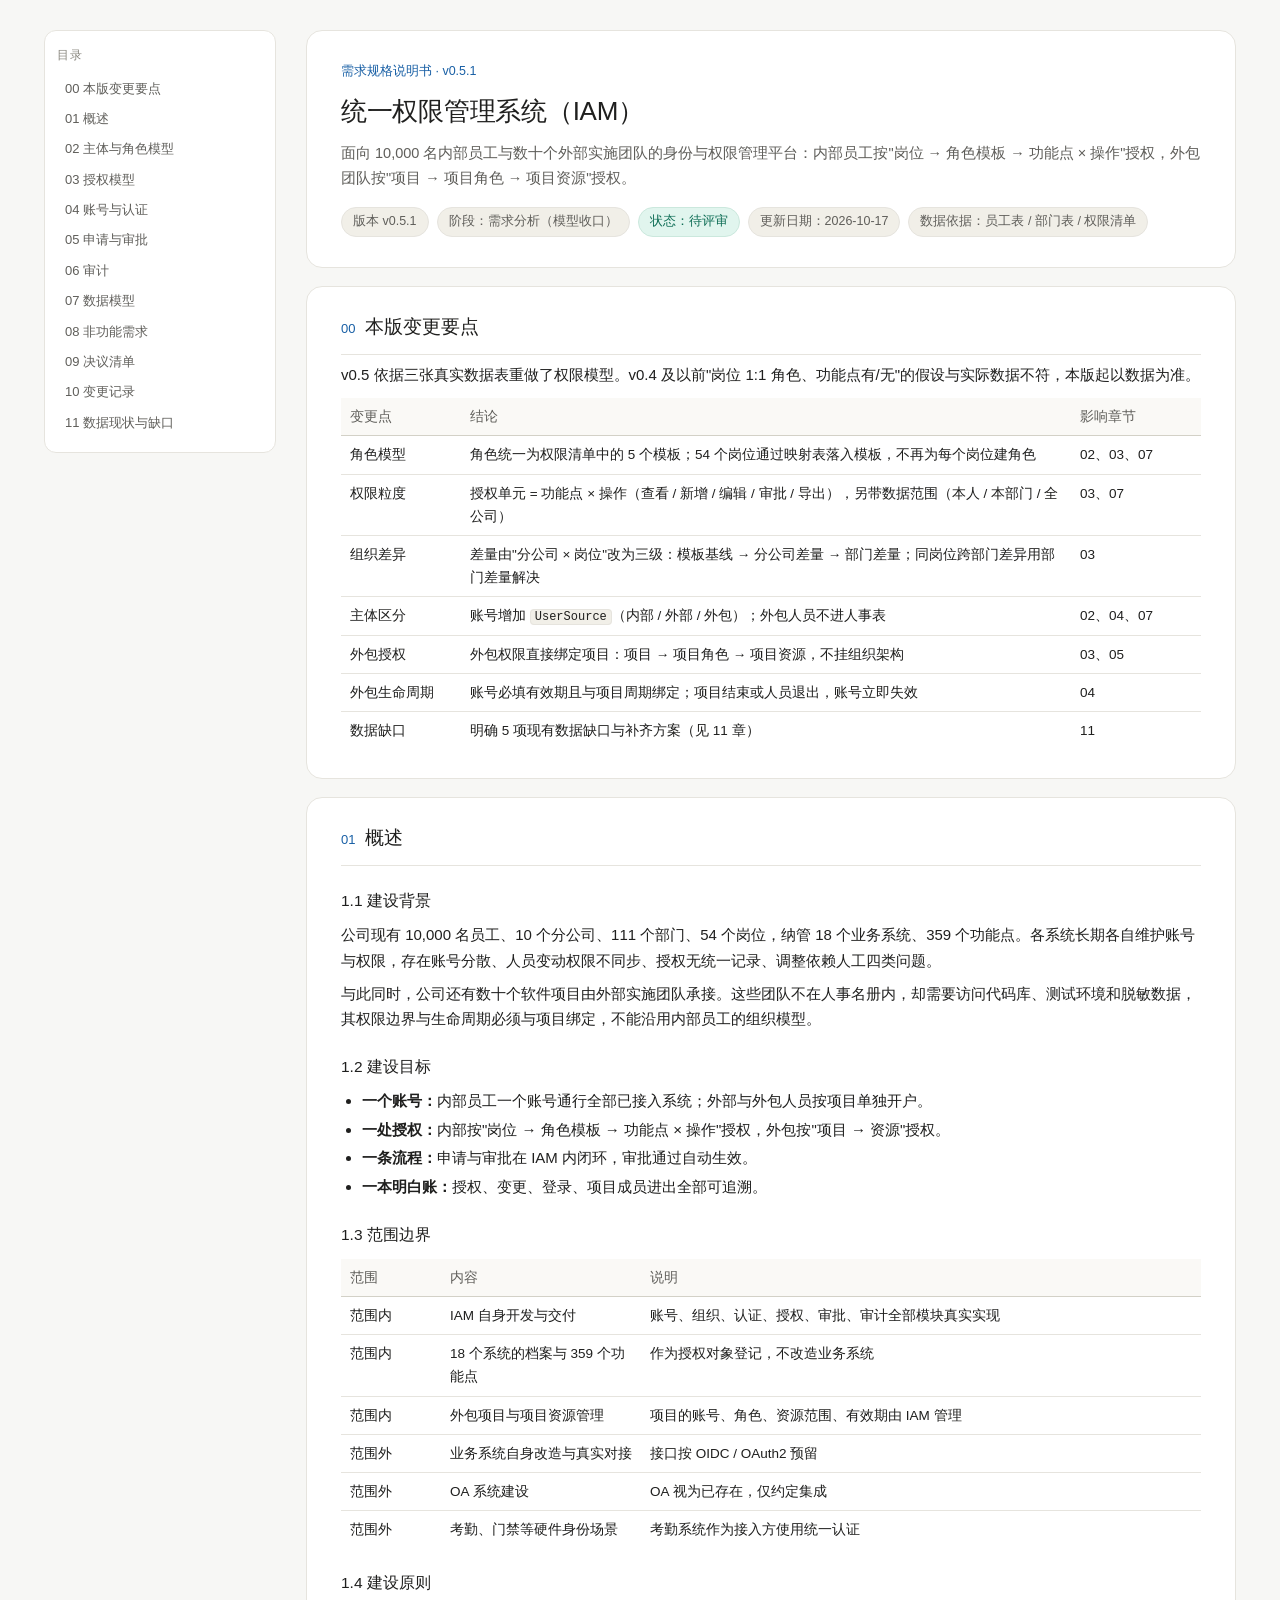
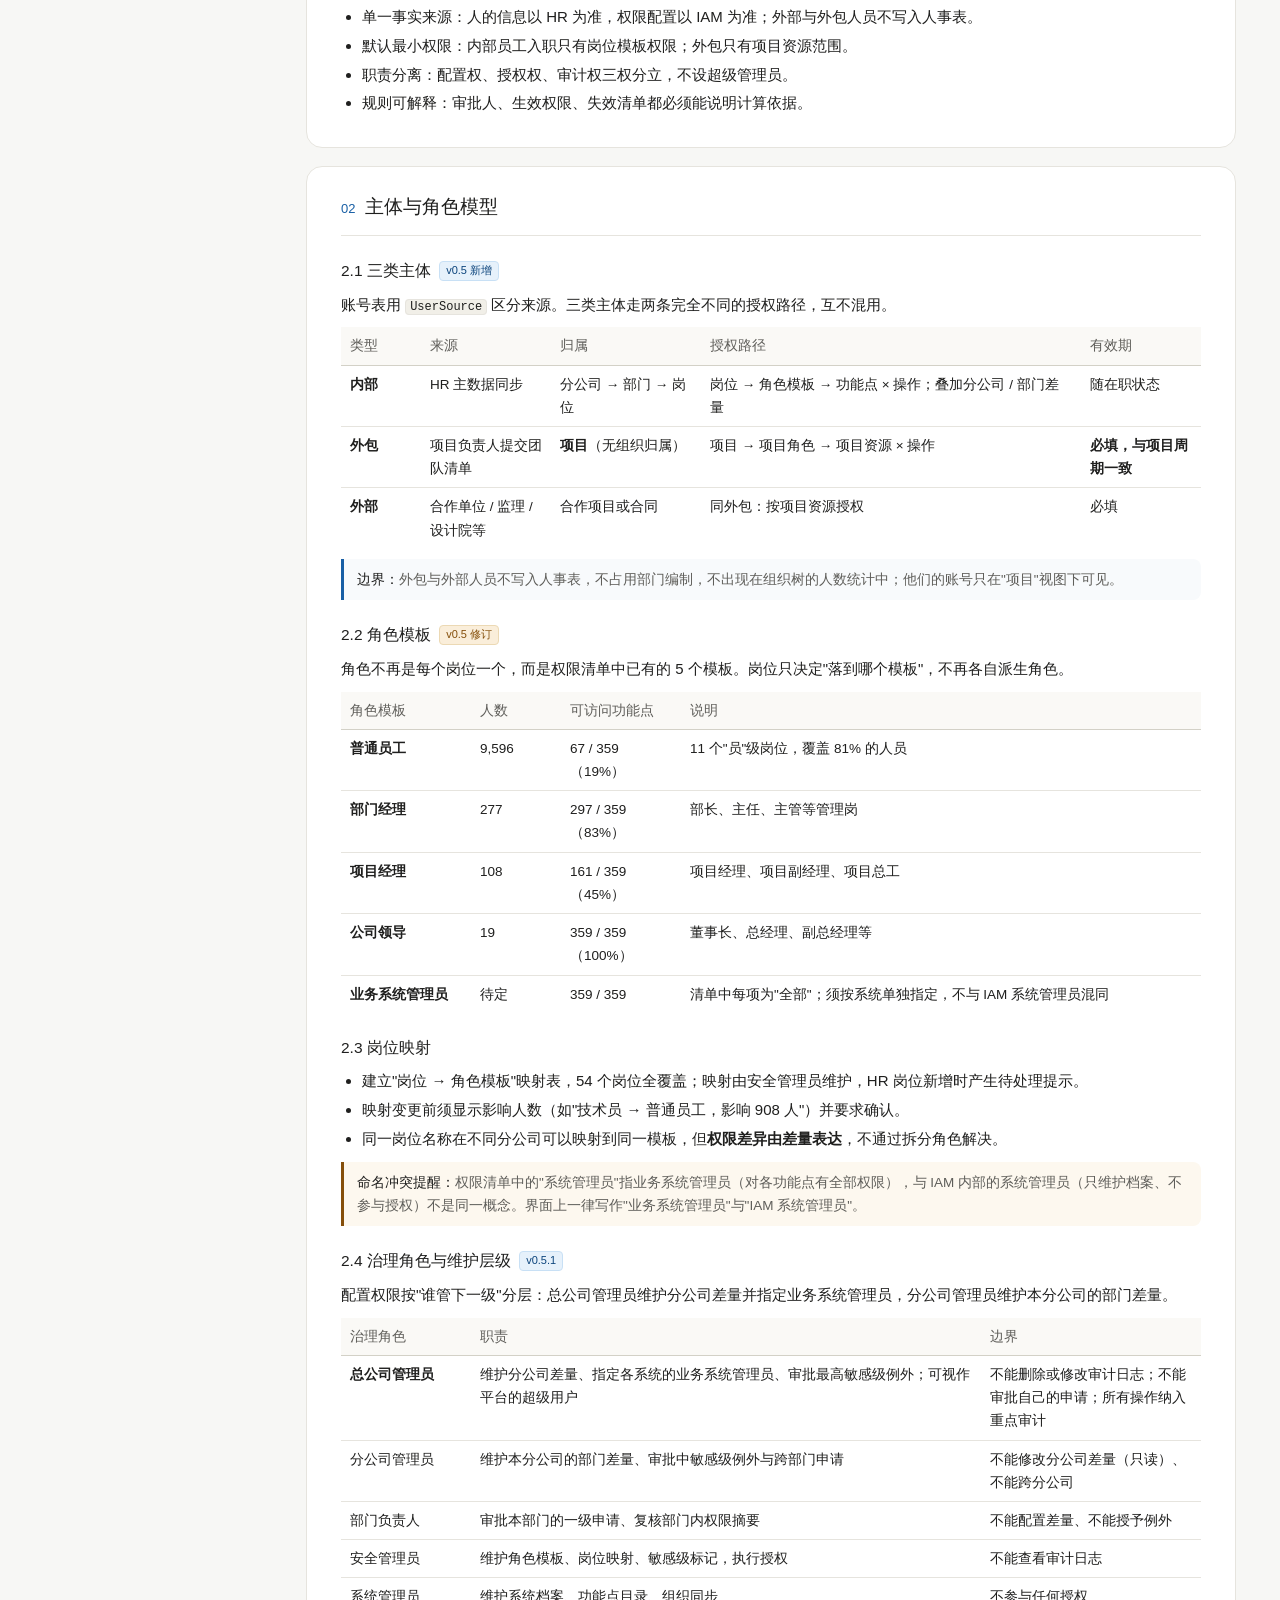
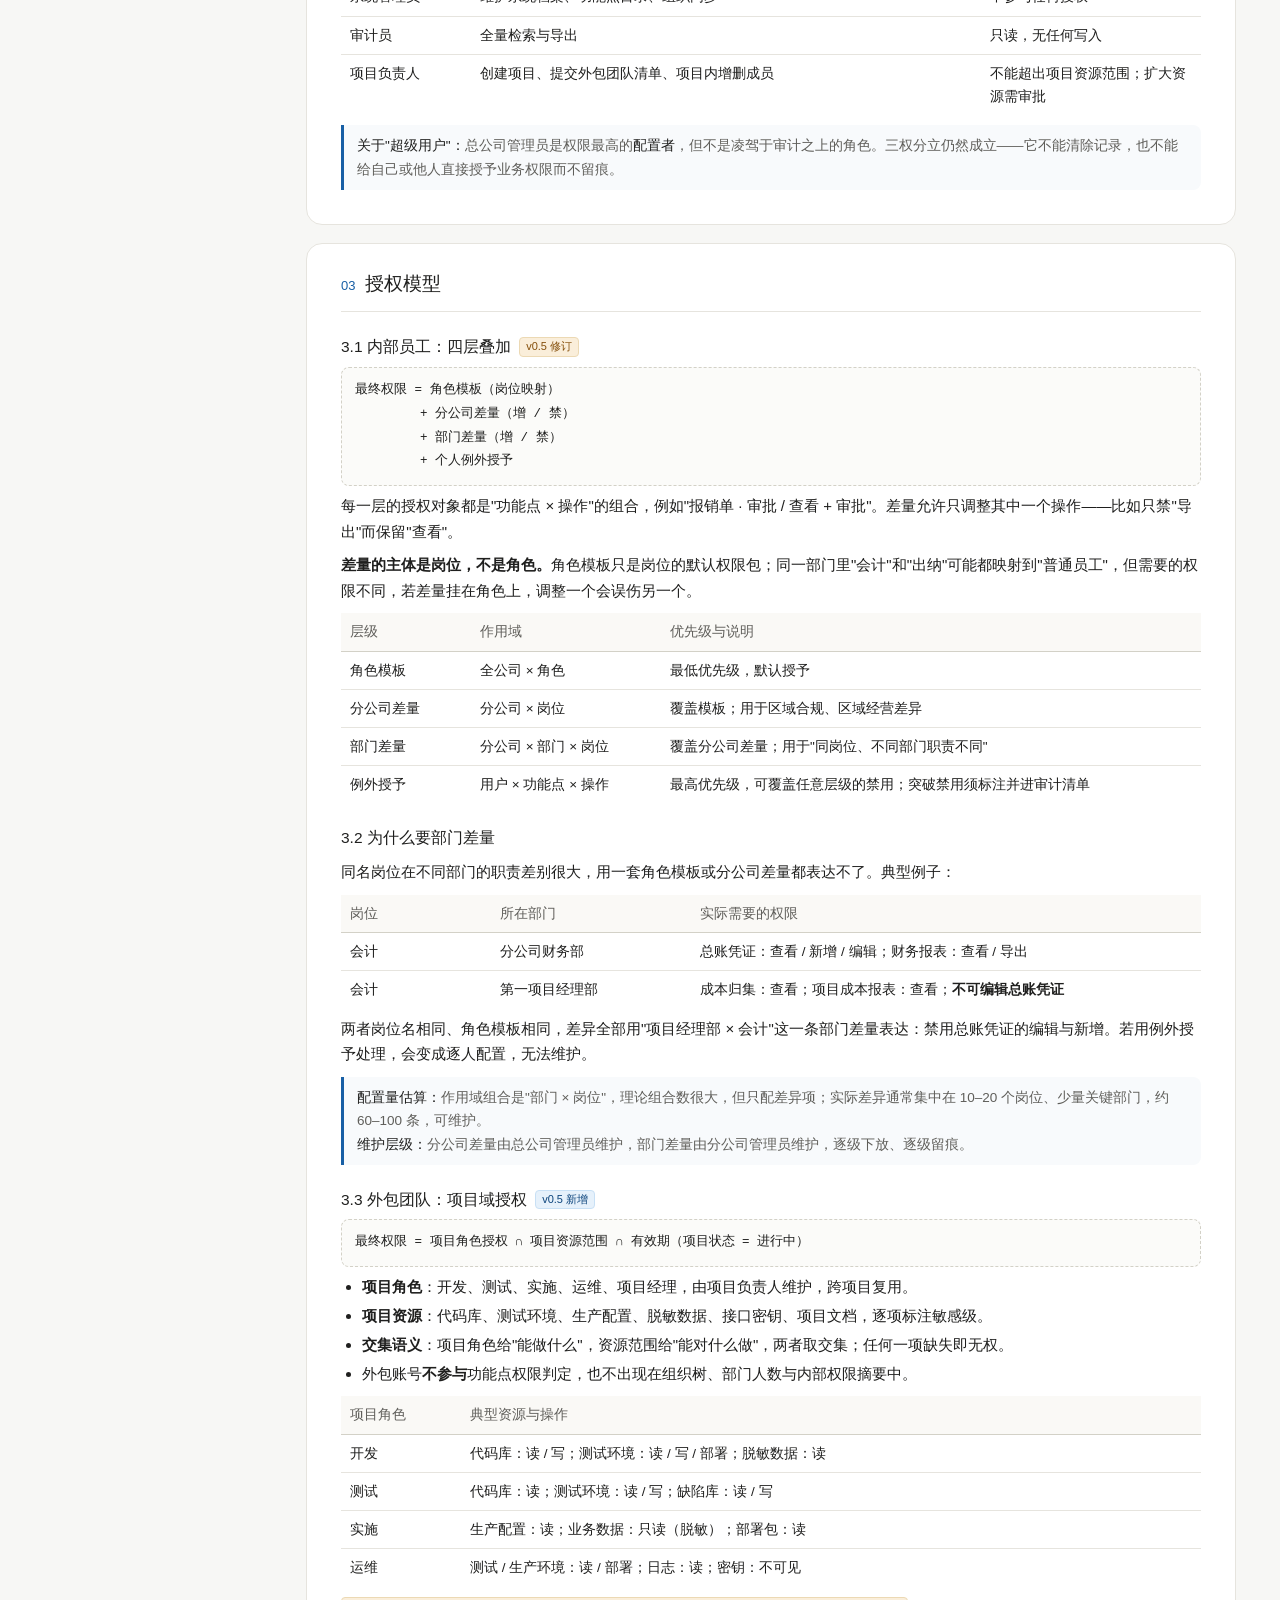
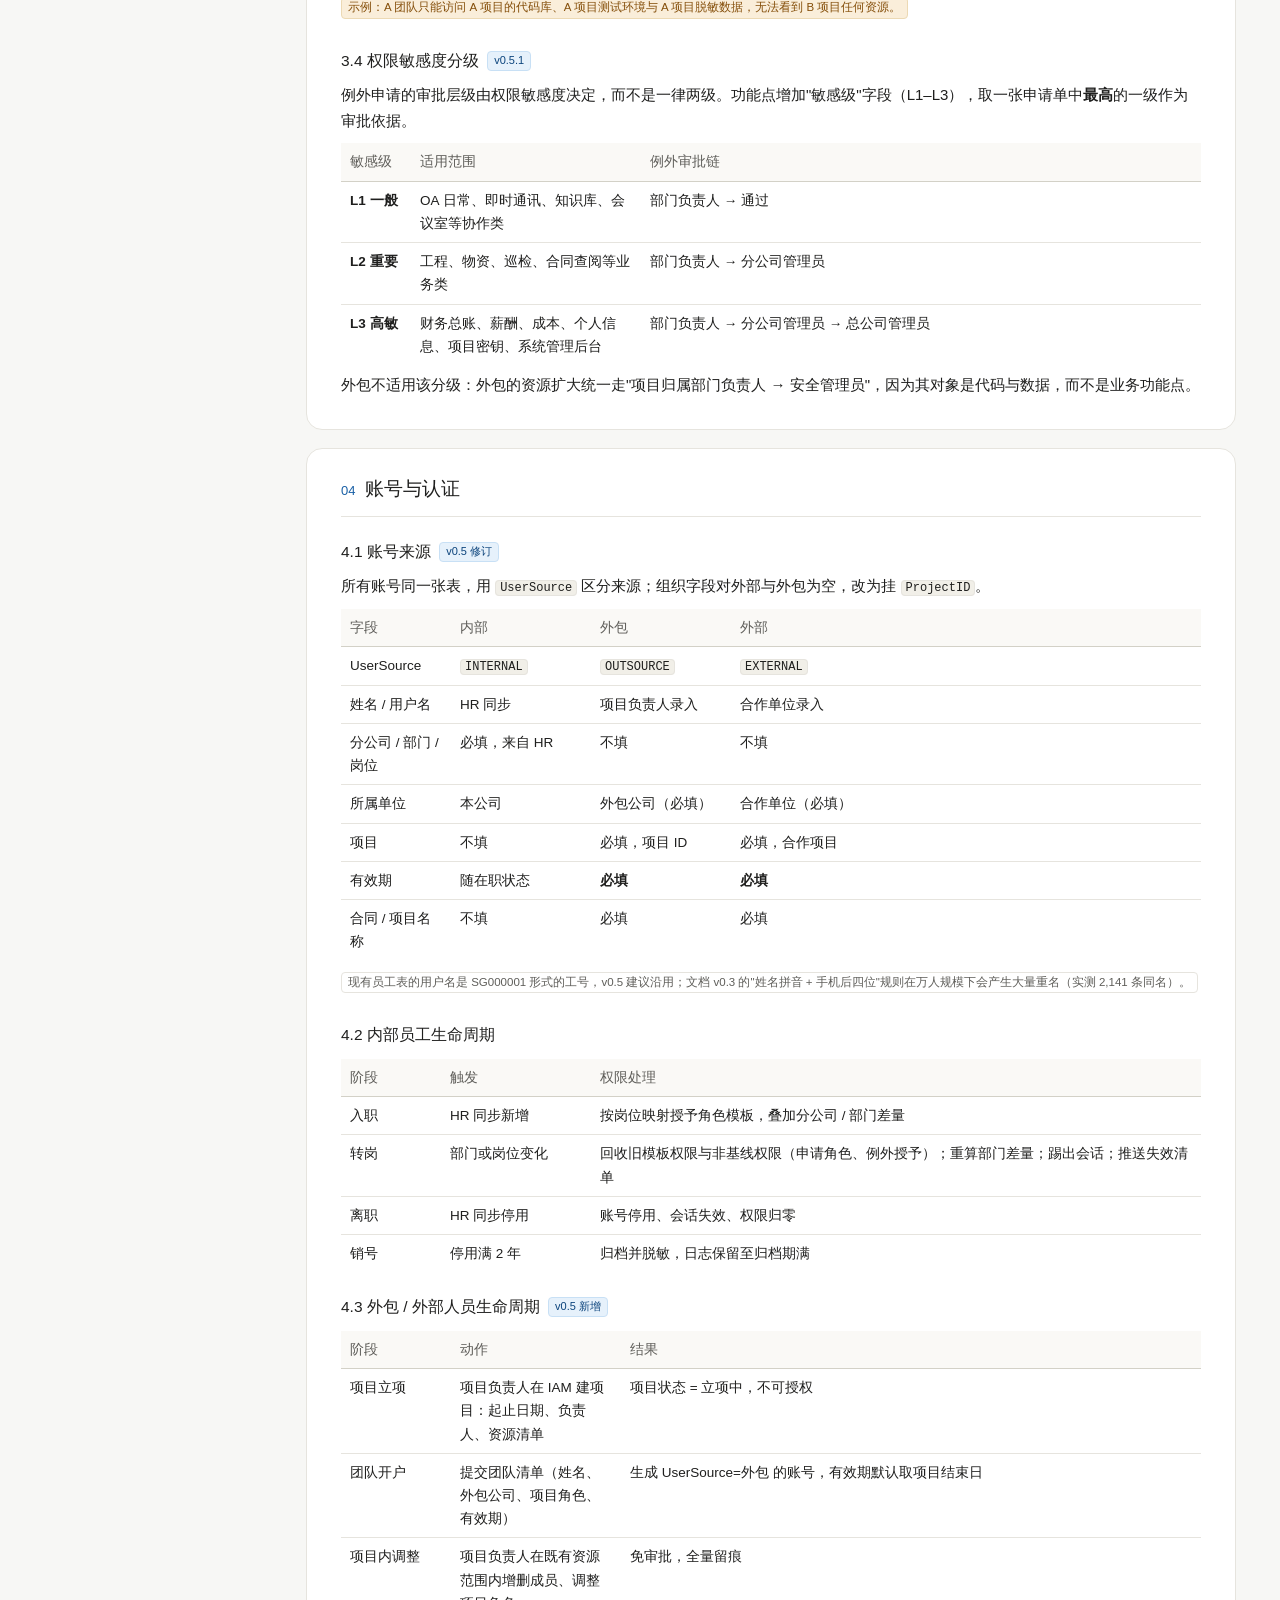
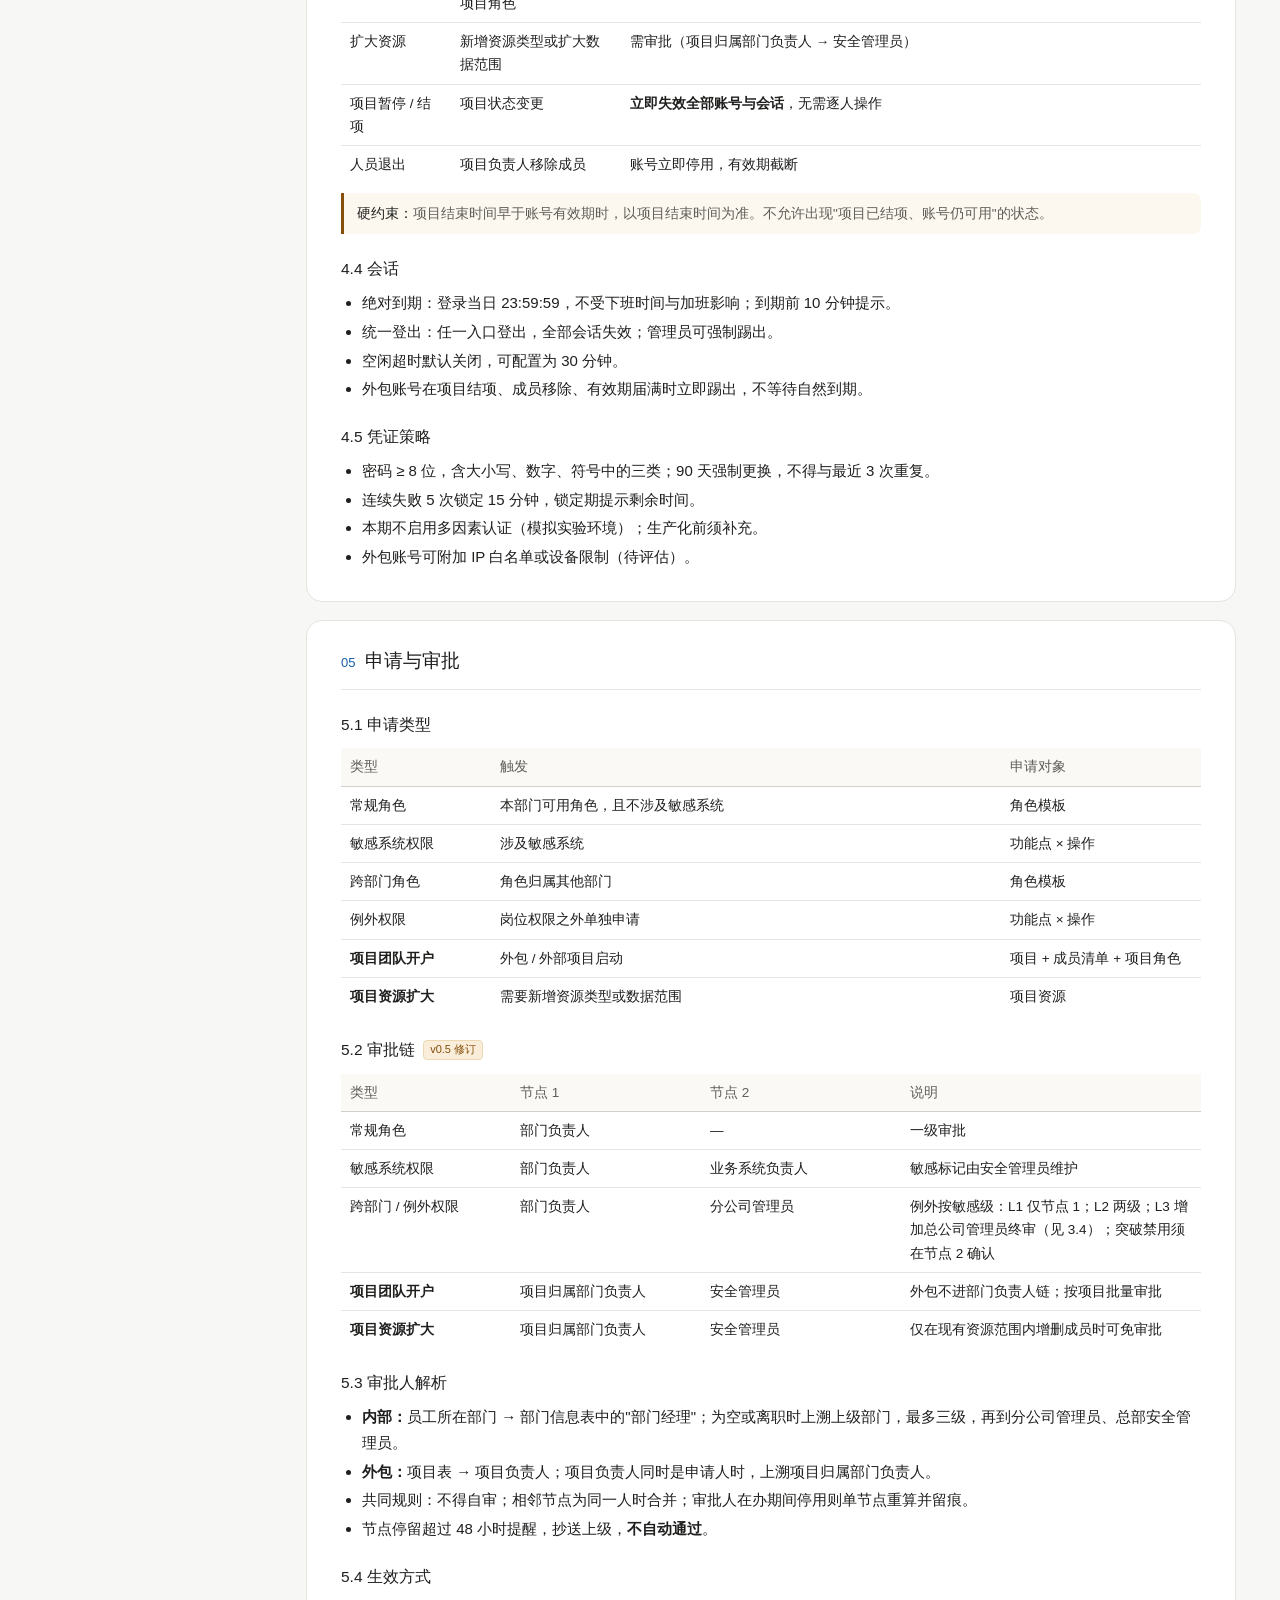
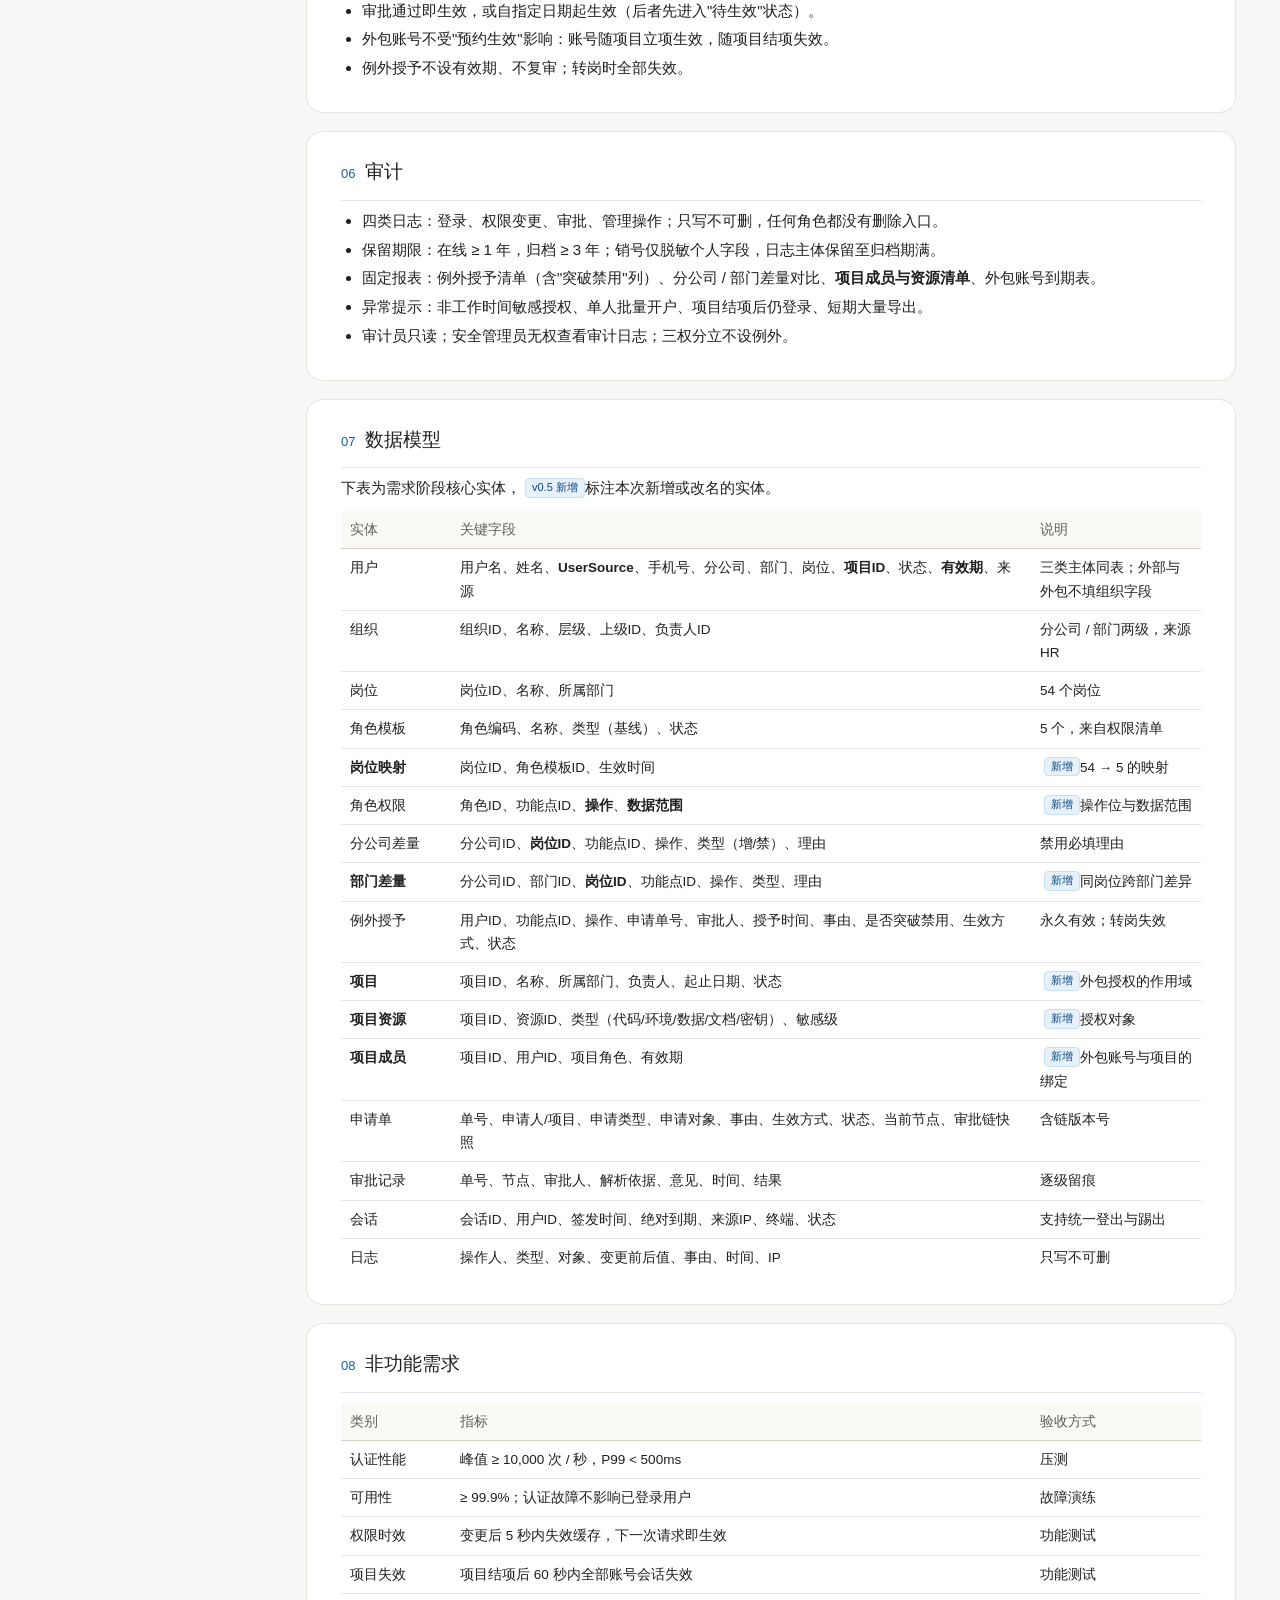
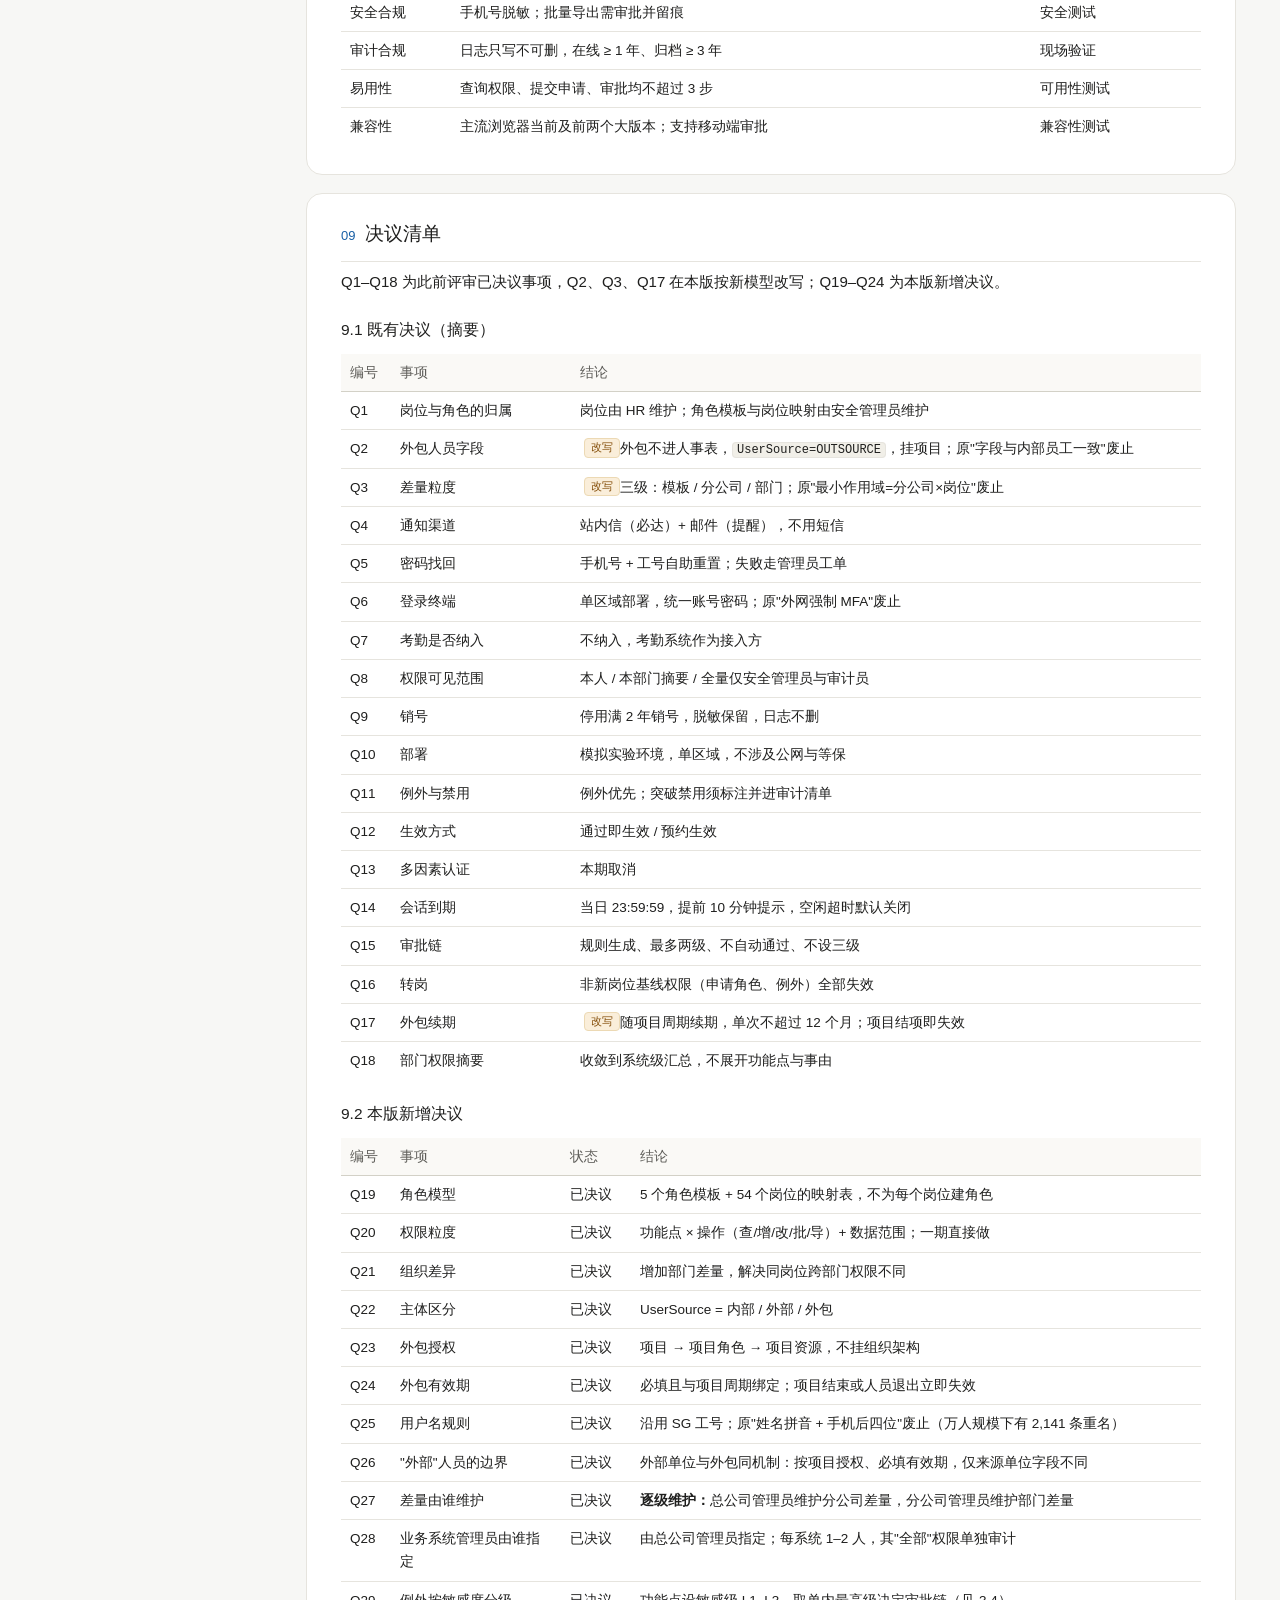
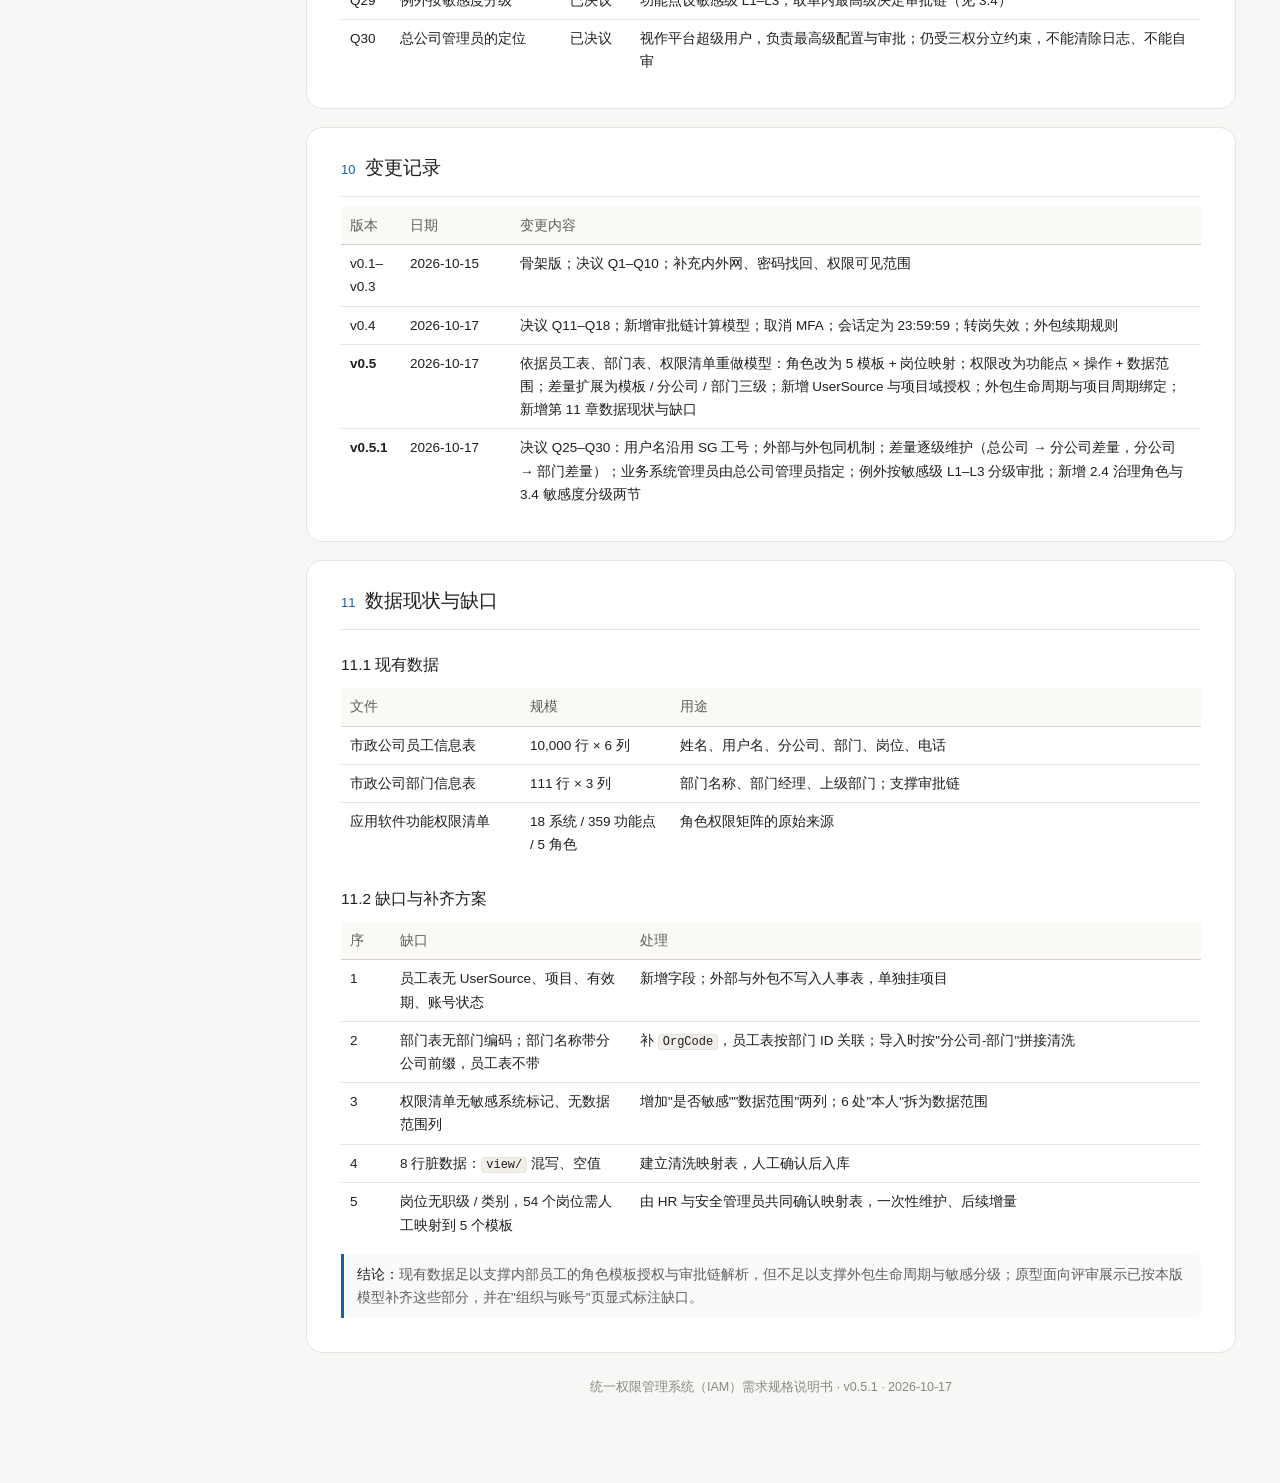
<file: iam-prototype（原型设计第一版）/IAM-spec-v0.5.html>
<!DOCTYPE html>
<html lang="zh-CN">
<head>
<meta charset="UTF-8">
<meta name="viewport" content="width=device-width, initial-scale=1.0">
<title>统一权限管理系统（IAM）需求规格说明书 · v0.5.1</title>
<style>
  :root{
    --bg:#f7f7f5; --card:#fff; --ink:#1f1f1e; --ink2:#5f5e5a; --ink3:#8a8880;
    --line:#e6e4de; --line2:#d3d1c7;
    --blue:#185fa5; --blue-bg:#e6f1fb; --blue-ink:#0c447c;
    --teal:#0f6e56; --teal-bg:#e1f5ee;
    --purple:#534ab7; --purple-bg:#eeedfe;
    --amber:#854f0b; --amber-bg:#faeeda;
    --red:#a32d2d; --red-bg:#fcebeb;
    --gray:#f1efe8;
  }
  *{box-sizing:border-box}
  html{scroll-behavior:smooth}
  body{
    margin:0;background:var(--bg);color:var(--ink);
    font-family:-apple-system,BlinkMacSystemFont,"Segoe UI","PingFang SC","Hiragino Sans GB","Microsoft YaHei",sans-serif;
    font-size:15px;line-height:1.72;-webkit-font-smoothing:antialiased;
  }
  .layout{display:flex;align-items:flex-start;max-width:1240px;margin:0 auto;gap:30px;padding:30px 24px 80px}
  nav.toc{position:sticky;top:30px;flex:0 0 232px;width:232px;background:var(--card);border:1px solid var(--line);
    border-radius:12px;padding:14px 12px;font-size:13px;max-height:calc(100vh - 60px);overflow:auto}
  nav.toc h4{margin:0 0 8px;font-size:12px;font-weight:500;color:var(--ink3);letter-spacing:.05em}
  nav.toc a{display:block;padding:4px 8px;color:var(--ink2);text-decoration:none;border-radius:6px}
  nav.toc a:hover{background:var(--gray)}
  nav.toc a.sub{padding-left:20px;color:var(--ink3);font-size:12.5px}
  main{flex:1 1 auto;min-width:0}
  header.doc{background:var(--card);border:1px solid var(--line);border-radius:16px;padding:30px 34px;margin-bottom:18px}
  header.doc .eyebrow{font-size:12.5px;color:var(--blue)}
  header.doc h1{margin:6px 0 8px;font-size:26px;font-weight:500;letter-spacing:-.01em}
  header.doc p{margin:0 0 16px;color:var(--ink2);font-size:14.5px}
  .meta{display:flex;flex-wrap:wrap;gap:8px}
  .meta span{font-size:12.5px;color:var(--ink2);background:var(--gray);border:1px solid var(--line);border-radius:99px;padding:3px 11px}
  .meta span.ok{background:var(--teal-bg);border-color:#cbe8dd;color:var(--teal)}
  section{background:var(--card);border:1px solid var(--line);border-radius:16px;padding:24px 34px;margin-bottom:18px}
  h2{font-size:19px;font-weight:500;margin:0 0 6px;padding-bottom:11px;border-bottom:1px solid var(--line);display:flex;gap:10px;align-items:baseline}
  h2 .no{font-size:13px;color:var(--blue);font-weight:500}
  h3{font-size:15.5px;font-weight:500;margin:22px 0 6px}
  h4{font-size:13.5px;font-weight:500;margin:16px 0 5px;color:var(--ink2)}
  p{margin:7px 0}
  ul,ol{margin:7px 0;padding-left:21px}
  li{margin:3px 0}
  table{width:100%;border-collapse:collapse;margin:10px 0 4px;font-size:13.5px}
  th{text-align:left;font-weight:500;color:var(--ink2);background:#faf9f6;border-bottom:1px solid var(--line2);padding:7px 9px}
  td{border-bottom:1px solid var(--line);padding:7px 9px;vertical-align:top}
  tr:last-child td{border-bottom:0}
  code{font-family:ui-monospace,"Cascadia Mono",Consolas,monospace;font-size:12px;background:var(--gray);border:1px solid var(--line);border-radius:4px;padding:0 4px}
  .chg{display:inline-block;font-size:11px;line-height:1.6;padding:0 6px;border-radius:4px;background:var(--blue-bg);color:var(--blue-ink);border:1px solid #c8e0f5;vertical-align:2px;margin-left:4px}
  .chg.mod{background:var(--amber-bg);color:var(--amber);border-color:#ecd9b4}
  .chg.del{background:var(--red-bg);color:var(--red);border-color:#eecaca}
  .callout{border-left:3px solid var(--blue);background:#f8fafc;padding:9px 13px;margin:10px 0;font-size:13.5px;color:var(--ink2);border-radius:0 8px 8px 0}
  .callout.warn{border-left-color:var(--amber);background:#fdf8ef}
  .callout b{color:var(--ink);font-weight:500}
  .formula{font-family:ui-monospace,"Cascadia Mono",Consolas,monospace;font-size:12.5px;background:#fbfbf9;
    border:1px dashed var(--line2);border-radius:8px;padding:11px 13px;line-height:1.9;overflow-x:auto}
  .tag{display:inline-block;font-size:11.5px;border:1px solid var(--line);border-radius:4px;padding:0 6px;color:var(--ink2)}
  .tag.g{color:var(--teal);background:var(--teal-bg);border-color:#cbe8dd}
  .tag.a{color:var(--amber);background:var(--amber-bg);border-color:#ecd9b4}
  .tag.r{color:var(--red);background:var(--red-bg);border-color:#eecaca}
  .tag.p{color:var(--purple);background:var(--purple-bg);border-color:#d6d3f4}
  footer{text-align:center;font-size:12.5px;color:var(--ink3);padding:6px 0}
  @media (max-width:900px){
    .layout{display:block;padding:14px 12px 48px}
    nav.toc{position:static;width:auto;margin-bottom:14px;max-height:none}
    section{padding:20px 16px} header.doc{padding:22px 18px}
    header.doc h1{font-size:22px}
  }
</style>
</head>
<body>
<div class="layout">
<nav class="toc">
  <h4>目录</h4>
  <a href="#s0">00 本版变更要点</a>
  <a href="#s1">01 概述</a>
  <a href="#s2">02 主体与角色模型</a>
  <a href="#s3">03 授权模型</a>
  <a href="#s4">04 账号与认证</a>
  <a href="#s5">05 申请与审批</a>
  <a href="#s6">06 审计</a>
  <a href="#s7">07 数据模型</a>
  <a href="#s8">08 非功能需求</a>
  <a href="#s9">09 决议清单</a>
  <a href="#s10">10 变更记录</a>
  <a href="#s11">11 数据现状与缺口</a>
</nav>
<main>

<header class="doc">
  <div class="eyebrow">需求规格说明书 · v0.5.1</div>
  <h1>统一权限管理系统（IAM）</h1>
  <p>面向 10,000 名内部员工与数十个外部实施团队的身份与权限管理平台：内部员工按"岗位 → 角色模板 → 功能点 × 操作"授权，外包团队按"项目 → 项目角色 → 项目资源"授权。</p>
  <div class="meta">
    <span>版本 v0.5.1</span><span>阶段：需求分析（模型收口）</span>
    <span class="ok">状态：待评审</span><span>更新日期：2026-10-17</span>
    <span>数据依据：员工表 / 部门表 / 权限清单</span>
  </div>
</header>

<section id="s0">
  <h2><span class="no">00</span>本版变更要点</h2>
  <p>v0.5 依据三张真实数据表重做了权限模型。v0.4 及以前"岗位 1:1 角色、功能点有/无"的假设与实际数据不符，本版起以数据为准。</p>
  <table>
    <thead><tr><th style="width:120px">变更点</th><th>结论</th><th style="width:130px">影响章节</th></tr></thead>
    <tbody>
      <tr><td>角色模型</td><td>角色统一为权限清单中的 5 个模板；54 个岗位通过映射表落入模板，不再为每个岗位建角色</td><td>02、03、07</td></tr>
      <tr><td>权限粒度</td><td>授权单元 = 功能点 × 操作（查看 / 新增 / 编辑 / 审批 / 导出），另带数据范围（本人 / 本部门 / 全公司）</td><td>03、07</td></tr>
      <tr><td>组织差异</td><td>差量由"分公司 × 岗位"改为三级：模板基线 → 分公司差量 → 部门差量；同岗位跨部门差异用部门差量解决</td><td>03</td></tr>
      <tr><td>主体区分</td><td>账号增加 <code>UserSource</code>（内部 / 外部 / 外包）；外包人员不进人事表</td><td>02、04、07</td></tr>
      <tr><td>外包授权</td><td>外包权限直接绑定项目：项目 → 项目角色 → 项目资源，不挂组织架构</td><td>03、05</td></tr>
      <tr><td>外包生命周期</td><td>账号必填有效期且与项目周期绑定；项目结束或人员退出，账号立即失效</td><td>04</td></tr>
      <tr><td>数据缺口</td><td>明确 5 项现有数据缺口与补齐方案（见 11 章）</td><td>11</td></tr>
    </tbody>
  </table>
</section>

<section id="s1">
  <h2><span class="no">01</span>概述</h2>
  <h3>1.1 建设背景</h3>
  <p>公司现有 10,000 名员工、10 个分公司、111 个部门、54 个岗位，纳管 18 个业务系统、359 个功能点。各系统长期各自维护账号与权限，存在账号分散、人员变动权限不同步、授权无统一记录、调整依赖人工四类问题。</p>
  <p>与此同时，公司还有数十个软件项目由外部实施团队承接。这些团队不在人事名册内，却需要访问代码库、测试环境和脱敏数据，其权限边界与生命周期必须与项目绑定，不能沿用内部员工的组织模型。</p>

  <h3>1.2 建设目标</h3>
  <ul>
    <li><b>一个账号：</b>内部员工一个账号通行全部已接入系统；外部与外包人员按项目单独开户。</li>
    <li><b>一处授权：</b>内部按"岗位 → 角色模板 → 功能点 × 操作"授权，外包按"项目 → 资源"授权。</li>
    <li><b>一条流程：</b>申请与审批在 IAM 内闭环，审批通过自动生效。</li>
    <li><b>一本明白账：</b>授权、变更、登录、项目成员进出全部可追溯。</li>
  </ul>

  <h3>1.3 范围边界</h3>
  <table>
    <thead><tr><th style="width:100px">范围</th><th style="width:200px">内容</th><th>说明</th></tr></thead>
    <tbody>
      <tr><td>范围内</td><td>IAM 自身开发与交付</td><td>账号、组织、认证、授权、审批、审计全部模块真实实现</td></tr>
      <tr><td>范围内</td><td>18 个系统的档案与 359 个功能点</td><td>作为授权对象登记，不改造业务系统</td></tr>
      <tr><td>范围内</td><td>外包项目与项目资源管理</td><td>项目的账号、角色、资源范围、有效期由 IAM 管理</td></tr>
      <tr><td>范围外</td><td>业务系统自身改造与真实对接</td><td>接口按 OIDC / OAuth2 预留</td></tr>
      <tr><td>范围外</td><td>OA 系统建设</td><td>OA 视为已存在，仅约定集成</td></tr>
      <tr><td>范围外</td><td>考勤、门禁等硬件身份场景</td><td>考勤系统作为接入方使用统一认证</td></tr>
    </tbody>
  </table>

  <h3>1.4 建设原则</h3>
  <ul>
    <li>单一事实来源：人的信息以 HR 为准，权限配置以 IAM 为准；外部与外包人员不写入人事表。</li>
    <li>默认最小权限：内部员工入职只有岗位模板权限；外包只有项目资源范围。</li>
    <li>职责分离：配置权、授权权、审计权三权分立，不设超级管理员。</li>
    <li>规则可解释：审批人、生效权限、失效清单都必须能说明计算依据。</li>
  </ul>
</section>

<section id="s2">
  <h2><span class="no">02</span>主体与角色模型</h2>

  <h3>2.1 三类主体 <span class="chg">v0.5 新增</span></h3>
  <p>账号表用 <code>UserSource</code> 区分来源。三类主体走两条完全不同的授权路径，互不混用。</p>
  <table>
    <thead><tr><th style="width:80px">类型</th><th style="width:130px">来源</th><th style="width:150px">归属</th><th>授权路径</th><th style="width:120px">有效期</th></tr></thead>
    <tbody>
      <tr><td><b>内部</b></td><td>HR 主数据同步</td><td>分公司 → 部门 → 岗位</td><td>岗位 → 角色模板 → 功能点 × 操作；叠加分公司 / 部门差量</td><td>随在职状态</td></tr>
      <tr><td><b>外包</b></td><td>项目负责人提交团队清单</td><td><b>项目</b>（无组织归属）</td><td>项目 → 项目角色 → 项目资源 × 操作</td><td><b>必填，与项目周期一致</b></td></tr>
      <tr><td><b>外部</b></td><td>合作单位 / 监理 / 设计院等</td><td>合作项目或合同</td><td>同外包：按项目资源授权</td><td>必填</td></tr>
    </tbody>
  </table>
  <div class="callout">
    <b>边界：</b>外包与外部人员不写入人事表，不占用部门编制，不出现在组织树的人数统计中；他们的账号只在"项目"视图下可见。
  </div>

  <h3>2.2 角色模板 <span class="chg mod">v0.5 修订</span></h3>
  <p>角色不再是每个岗位一个，而是权限清单中已有的 5 个模板。岗位只决定"落到哪个模板"，不再各自派生角色。</p>
  <table>
    <thead><tr><th style="width:130px">角色模板</th><th style="width:90px">人数</th><th style="width:120px">可访问功能点</th><th>说明</th></tr></thead>
    <tbody>
      <tr><td><b>普通员工</b></td><td>9,596</td><td>67 / 359（19%）</td><td>11 个"员"级岗位，覆盖 81% 的人员</td></tr>
      <tr><td><b>部门经理</b></td><td>277</td><td>297 / 359（83%）</td><td>部长、主任、主管等管理岗</td></tr>
      <tr><td><b>项目经理</b></td><td>108</td><td>161 / 359（45%）</td><td>项目经理、项目副经理、项目总工</td></tr>
      <tr><td><b>公司领导</b></td><td>19</td><td>359 / 359（100%）</td><td>董事长、总经理、副总经理等</td></tr>
      <tr><td><b>业务系统管理员</b></td><td>待定</td><td>359 / 359</td><td>清单中每项为"全部"；须按系统单独指定，不与 IAM 系统管理员混同</td></tr>
    </tbody>
  </table>

  <h3>2.3 岗位映射</h3>
  <ul>
    <li>建立"岗位 → 角色模板"映射表，54 个岗位全覆盖；映射由安全管理员维护，HR 岗位新增时产生待处理提示。</li>
    <li>映射变更前须显示影响人数（如"技术员 → 普通员工，影响 908 人"）并要求确认。</li>
    <li>同一岗位名称在不同分公司可以映射到同一模板，但<b>权限差异由差量表达</b>，不通过拆分角色解决。</li>
  </ul>
  <div class="callout warn">
    <b>命名冲突提醒：</b>权限清单中的"系统管理员"指业务系统管理员（对各功能点有全部权限），与 IAM 内部的系统管理员（只维护档案、不参与授权）不是同一概念。界面上一律写作"业务系统管理员"与"IAM 系统管理员"。
  </div>

  <h3>2.4 治理角色与维护层级 <span class="chg">v0.5.1</span></h3>
  <p>配置权限按"谁管下一级"分层：总公司管理员维护分公司差量并指定业务系统管理员，分公司管理员维护本分公司的部门差量。</p>
  <table>
    <thead><tr><th style="width:130px">治理角色</th><th>职责</th><th style="width:220px">边界</th></tr></thead>
    <tbody>
      <tr><td><b>总公司管理员</b></td><td>维护分公司差量、指定各系统的业务系统管理员、审批最高敏感级例外；可视作平台的超级用户</td><td>不能删除或修改审计日志；不能审批自己的申请；所有操作纳入重点审计</td></tr>
      <tr><td>分公司管理员</td><td>维护本分公司的部门差量、审批中敏感级例外与跨部门申请</td><td>不能修改分公司差量（只读）、不能跨分公司</td></tr>
      <tr><td>部门负责人</td><td>审批本部门的一级申请、复核部门内权限摘要</td><td>不能配置差量、不能授予例外</td></tr>
      <tr><td>安全管理员</td><td>维护角色模板、岗位映射、敏感级标记，执行授权</td><td>不能查看审计日志</td></tr>
      <tr><td>系统管理员</td><td>维护系统档案、功能点目录、组织同步</td><td>不参与任何授权</td></tr>
      <tr><td>审计员</td><td>全量检索与导出</td><td>只读，无任何写入</td></tr>
      <tr><td>项目负责人</td><td>创建项目、提交外包团队清单、项目内增删成员</td><td>不能超出项目资源范围；扩大资源需审批</td></tr>
    </tbody>
  </table>
  <div class="callout">
    <b>关于"超级用户"：</b>总公司管理员是权限最高的<b>配置者</b>，但不是凌驾于审计之上的角色。三权分立仍然成立——它不能清除记录，也不能给自己或他人直接授予业务权限而不留痕。
  </div>
</section>

<section id="s3">
  <h2><span class="no">03</span>授权模型</h2>

  <h3>3.1 内部员工：四层叠加 <span class="chg mod">v0.5 修订</span></h3>
  <div class="formula">
最终权限 = 角色模板（岗位映射）<br>
　　　　　+ 分公司差量（增 / 禁）<br>
　　　　　+ 部门差量（增 / 禁）<br>
　　　　　+ 个人例外授予
  </div>
  <p>每一层的授权对象都是"功能点 × 操作"的组合，例如"报销单 · 审批 / 查看 + 审批"。差量允许只调整其中一个操作——比如只禁"导出"而保留"查看"。</p>
      <p><b>差量的主体是岗位，不是角色。</b>角色模板只是岗位的默认权限包；同一部门里"会计"和"出纳"可能都映射到"普通员工"，但需要的权限不同，若差量挂在角色上，调整一个会误伤另一个。</p>
  <table>
    <thead><tr><th style="width:130px">层级</th><th style="width:190px">作用域</th><th>优先级与说明</th></tr></thead>
    <tbody>
      <tr><td>角色模板</td><td>全公司 × 角色</td><td>最低优先级，默认授予</td></tr>
      <tr><td>分公司差量</td><td>分公司 × 岗位</td><td>覆盖模板；用于区域合规、区域经营差异</td></tr>
      <tr><td>部门差量</td><td>分公司 × 部门 × 岗位</td><td>覆盖分公司差量；用于"同岗位、不同部门职责不同"</td></tr>
      <tr><td>例外授予</td><td>用户 × 功能点 × 操作</td><td>最高优先级，可覆盖任意层级的禁用；突破禁用须标注并进审计清单</td></tr>
    </tbody>
  </table>

  <h3>3.2 为什么要部门差量</h3>
  <p>同名岗位在不同部门的职责差别很大，用一套角色模板或分公司差量都表达不了。典型例子：</p>
  <table>
    <thead><tr><th style="width:150px">岗位</th><th style="width:200px">所在部门</th><th>实际需要的权限</th></tr></thead>
    <tbody>
      <tr><td>会计</td><td>分公司财务部</td><td>总账凭证：查看 / 新增 / 编辑；财务报表：查看 / 导出</td></tr>
      <tr><td>会计</td><td>第一项目经理部</td><td>成本归集：查看；项目成本报表：查看；<b>不可编辑总账凭证</b></td></tr>
    </tbody>
  </table>
  <p>两者岗位名相同、角色模板相同，差异全部用"项目经理部 × 会计"这一条部门差量表达：禁用总账凭证的编辑与新增。若用例外授予处理，会变成逐人配置，无法维护。</p>
  <div class="callout">
    <b>配置量估算：</b>作用域组合是"部门 × 岗位"，理论组合数很大，但只配差异项；实际差异通常集中在 10–20 个岗位、少量关键部门，约 60–100 条，可维护。<br>
    <b>维护层级：</b>分公司差量由总公司管理员维护，部门差量由分公司管理员维护，逐级下放、逐级留痕。
  </div>

  <h3>3.3 外包团队：项目域授权 <span class="chg">v0.5 新增</span></h3>
  <div class="formula">
最终权限 = 项目角色授权 ∩ 项目资源范围 ∩ 有效期（项目状态 = 进行中）
  </div>
  <ul>
    <li><b>项目角色</b>：开发、测试、实施、运维、项目经理，由项目负责人维护，跨项目复用。</li>
    <li><b>项目资源</b>：代码库、测试环境、生产配置、脱敏数据、接口密钥、项目文档，逐项标注敏感级。</li>
    <li><b>交集语义</b>：项目角色给"能做什么"，资源范围给"能对什么做"，两者取交集；任何一项缺失即无权。</li>
    <li>外包账号<b>不参与</b>功能点权限判定，也不出现在组织树、部门人数与内部权限摘要中。</li>
  </ul>
  <table>
    <thead><tr><th style="width:120px">项目角色</th><th>典型资源与操作</th></tr></thead>
    <tbody>
      <tr><td>开发</td><td>代码库：读 / 写；测试环境：读 / 写 / 部署；脱敏数据：读</td></tr>
      <tr><td>测试</td><td>代码库：读；测试环境：读 / 写；缺陷库：读 / 写</td></tr>
      <tr><td>实施</td><td>生产配置：读；业务数据：只读（脱敏）；部署包：读</td></tr>
      <tr><td>运维</td><td>测试 / 生产环境：读 / 部署；日志：读；密钥：不可见</td></tr>
    </tbody>
  </table>
  <p class="tag a">示例：A 团队只能访问 A 项目的代码库、A 项目测试环境与 A 项目脱敏数据，无法看到 B 项目任何资源。</p>

  <h3>3.4 权限敏感度分级 <span class="chg">v0.5.1</span></h3>
  <p>例外申请的审批层级由权限敏感度决定，而不是一律两级。功能点增加"敏感级"字段（L1–L3），取一张申请单中<b>最高</b>的一级作为审批依据。</p>
  <table>
    <thead><tr><th style="width:70px">敏感级</th><th style="width:230px">适用范围</th><th>例外审批链</th></tr></thead>
    <tbody>
      <tr><td><b>L1 一般</b></td><td>OA 日常、即时通讯、知识库、会议室等协作类</td><td>部门负责人 → 通过</td></tr>
      <tr><td><b>L2 重要</b></td><td>工程、物资、巡检、合同查阅等业务类</td><td>部门负责人 → 分公司管理员</td></tr>
      <tr><td><b>L3 高敏</b></td><td>财务总账、薪酬、成本、个人信息、项目密钥、系统管理后台</td><td>部门负责人 → 分公司管理员 → 总公司管理员</td></tr>
    </tbody>
  </table>
  <p>外包不适用该分级：外包的资源扩大统一走"项目归属部门负责人 → 安全管理员"，因为其对象是代码与数据，而不是业务功能点。</p>
</section>
<section id="s4">
  <h2><span class="no">04</span>账号与认证</h2>

  <h3>4.1 账号来源 <span class="chg">v0.5 修订</span></h3>
  <p>所有账号同一张表，用 <code>UserSource</code> 区分来源；组织字段对外部与外包为空，改为挂 <code>ProjectID</code>。</p>
  <table>
    <thead><tr><th style="width:110px">字段</th><th style="width:140px">内部</th><th style="width:140px">外包</th><th>外部</th></tr></thead>
    <tbody>
      <tr><td>UserSource</td><td><code>INTERNAL</code></td><td><code>OUTSOURCE</code></td><td><code>EXTERNAL</code></td></tr>
      <tr><td>姓名 / 用户名</td><td>HR 同步</td><td>项目负责人录入</td><td>合作单位录入</td></tr>
      <tr><td>分公司 / 部门 / 岗位</td><td>必填，来自 HR</td><td>不填</td><td>不填</td></tr>
      <tr><td>所属单位</td><td>本公司</td><td>外包公司（必填）</td><td>合作单位（必填）</td></tr>
      <tr><td>项目</td><td>不填</td><td>必填，项目 ID</td><td>必填，合作项目</td></tr>
      <tr><td>有效期</td><td>随在职状态</td><td><b>必填</b></td><td><b>必填</b></td></tr>
      <tr><td>合同 / 项目名称</td><td>不填</td><td>必填</td><td>必填</td></tr>
    </tbody>
  </table>
  <p class="tag">现有员工表的用户名是 SG000001 形式的工号，v0.5 建议沿用；文档 v0.3 的"姓名拼音 + 手机后四位"规则在万人规模下会产生大量重名（实测 2,141 条同名）。</p>

  <h3>4.2 内部员工生命周期</h3>
  <table>
    <thead><tr><th style="width:100px">阶段</th><th style="width:150px">触发</th><th>权限处理</th></tr></thead>
    <tbody>
      <tr><td>入职</td><td>HR 同步新增</td><td>按岗位映射授予角色模板，叠加分公司 / 部门差量</td></tr>
      <tr><td>转岗</td><td>部门或岗位变化</td><td>回收旧模板权限与非基线权限（申请角色、例外授予）；重算部门差量；踢出会话；推送失效清单</td></tr>
      <tr><td>离职</td><td>HR 同步停用</td><td>账号停用、会话失效、权限归零</td></tr>
      <tr><td>销号</td><td>停用满 2 年</td><td>归档并脱敏，日志保留至归档期满</td></tr>
    </tbody>
  </table>

  <h3>4.3 外包 / 外部人员生命周期 <span class="chg">v0.5 新增</span></h3>
  <table>
    <thead><tr><th style="width:110px">阶段</th><th style="width:170px">动作</th><th>结果</th></tr></thead>
    <tbody>
      <tr><td>项目立项</td><td>项目负责人在 IAM 建项目：起止日期、负责人、资源清单</td><td>项目状态 = 立项中，不可授权</td></tr>
      <tr><td>团队开户</td><td>提交团队清单（姓名、外包公司、项目角色、有效期）</td><td>生成 UserSource=外包 的账号，有效期默认取项目结束日</td></tr>
      <tr><td>项目内调整</td><td>项目负责人在既有资源范围内增删成员、调整项目角色</td><td>免审批，全量留痕</td></tr>
      <tr><td>扩大资源</td><td>新增资源类型或扩大数据范围</td><td>需审批（项目归属部门负责人 → 安全管理员）</td></tr>
      <tr><td>项目暂停 / 结项</td><td>项目状态变更</td><td><b>立即失效全部账号与会话</b>，无需逐人操作</td></tr>
      <tr><td>人员退出</td><td>项目负责人移除成员</td><td>账号立即停用，有效期截断</td></tr>
    </tbody>
  </table>
  <div class="callout warn">
    <b>硬约束：</b>项目结束时间早于账号有效期时，以项目结束时间为准。不允许出现"项目已结项、账号仍可用"的状态。
  </div>

  <h3>4.4 会话</h3>
  <ul>
    <li>绝对到期：登录当日 23:59:59，不受下班时间与加班影响；到期前 10 分钟提示。</li>
    <li>统一登出：任一入口登出，全部会话失效；管理员可强制踢出。</li>
    <li>空闲超时默认关闭，可配置为 30 分钟。</li>
    <li>外包账号在项目结项、成员移除、有效期届满时立即踢出，不等待自然到期。</li>
  </ul>

  <h3>4.5 凭证策略</h3>
  <ul>
    <li>密码 ≥ 8 位，含大小写、数字、符号中的三类；90 天强制更换，不得与最近 3 次重复。</li>
    <li>连续失败 5 次锁定 15 分钟，锁定期提示剩余时间。</li>
    <li>本期不启用多因素认证（模拟实验环境）；生产化前须补充。</li>
    <li>外包账号可附加 IP 白名单或设备限制（待评估）。</li>
  </ul>
</section>

<section id="s5">
  <h2><span class="no">05</span>申请与审批</h2>

  <h3>5.1 申请类型</h3>
  <table>
    <thead><tr><th style="width:150px">类型</th><th>触发</th><th style="width:200px">申请对象</th></tr></thead>
    <tbody>
      <tr><td>常规角色</td><td>本部门可用角色，且不涉及敏感系统</td><td>角色模板</td></tr>
      <tr><td>敏感系统权限</td><td>涉及敏感系统</td><td>功能点 × 操作</td></tr>
      <tr><td>跨部门角色</td><td>角色归属其他部门</td><td>角色模板</td></tr>
      <tr><td>例外权限</td><td>岗位权限之外单独申请</td><td>功能点 × 操作</td></tr>
      <tr><td><b>项目团队开户</b></td><td>外包 / 外部项目启动</td><td>项目 + 成员清单 + 项目角色</td></tr>
      <tr><td><b>项目资源扩大</b></td><td>需要新增资源类型或数据范围</td><td>项目资源</td></tr>
    </tbody>
  </table>

  <h3>5.2 审批链 <span class="chg mod">v0.5 修订</span></h3>
  <table>
    <thead><tr><th style="width:170px">类型</th><th style="width:190px">节点 1</th><th style="width:200px">节点 2</th><th>说明</th></tr></thead>
    <tbody>
      <tr><td>常规角色</td><td>部门负责人</td><td>—</td><td>一级审批</td></tr>
      <tr><td>敏感系统权限</td><td>部门负责人</td><td>业务系统负责人</td><td>敏感标记由安全管理员维护</td></tr>
      <tr><td>跨部门 / 例外权限</td><td>部门负责人</td><td>分公司管理员</td><td>例外按敏感级：L1 仅节点 1；L2 两级；L3 增加总公司管理员终审（见 3.4）；突破禁用须在节点 2 确认</td></tr>
      <tr><td><b>项目团队开户</b></td><td>项目归属部门负责人</td><td>安全管理员</td><td>外包不进部门负责人链；按项目批量审批</td></tr>
      <tr><td><b>项目资源扩大</b></td><td>项目归属部门负责人</td><td>安全管理员</td><td>仅在现有资源范围内增删成员时可免审批</td></tr>
    </tbody>
  </table>

  <h3>5.3 审批人解析</h3>
  <ul>
    <li><b>内部：</b>员工所在部门 → 部门信息表中的"部门经理"；为空或离职时上溯上级部门，最多三级，再到分公司管理员、总部安全管理员。</li>
    <li><b>外包：</b>项目表 → 项目负责人；项目负责人同时是申请人时，上溯项目归属部门负责人。</li>
    <li>共同规则：不得自审；相邻节点为同一人时合并；审批人在办期间停用则单节点重算并留痕。</li>
    <li>节点停留超过 48 小时提醒，抄送上级，<b>不自动通过</b>。</li>
  </ul>

  <h3>5.4 生效方式</h3>
  <ul>
    <li>审批通过即生效，或自指定日期起生效（后者先进入"待生效"状态）。</li>
    <li>外包账号不受"预约生效"影响：账号随项目立项生效，随项目结项失效。</li>
    <li>例外授予不设有效期、不复审；转岗时全部失效。</li>
  </ul>
</section>

<section id="s6">
  <h2><span class="no">06</span>审计</h2>
  <ul>
    <li>四类日志：登录、权限变更、审批、管理操作；只写不可删，任何角色都没有删除入口。</li>
    <li>保留期限：在线 ≥ 1 年，归档 ≥ 3 年；销号仅脱敏个人字段，日志主体保留至归档期满。</li>
    <li>固定报表：例外授予清单（含"突破禁用"列）、分公司 / 部门差量对比、<b>项目成员与资源清单</b>、外包账号到期表。</li>
    <li>异常提示：非工作时间敏感授权、单人批量开户、项目结项后仍登录、短期大量导出。</li>
    <li>审计员只读；安全管理员无权查看审计日志；三权分立不设例外。</li>
  </ul>
</section>

<section id="s7">
  <h2><span class="no">07</span>数据模型</h2>
  <p>下表为需求阶段核心实体，<span class="chg">v0.5 新增</span>标注本次新增或改名的实体。</p>
  <table>
    <thead><tr><th style="width:110px">实体</th><th>关键字段</th><th style="width:170px">说明</th></tr></thead>
    <tbody>
      <tr><td>用户</td><td>用户名、姓名、<b>UserSource</b>、手机号、分公司、部门、岗位、<b>项目ID</b>、状态、<b>有效期</b>、来源</td><td>三类主体同表；外部与外包不填组织字段</td></tr>
      <tr><td>组织</td><td>组织ID、名称、层级、上级ID、负责人ID</td><td>分公司 / 部门两级，来源 HR</td></tr>
      <tr><td>岗位</td><td>岗位ID、名称、所属部门</td><td>54 个岗位</td></tr>
      <tr><td>角色模板</td><td>角色编码、名称、类型（基线）、状态</td><td>5 个，来自权限清单</td></tr>
      <tr><td><b>岗位映射</b></td><td>岗位ID、角色模板ID、生效时间</td><td><span class="chg">新增</span>54 → 5 的映射</td></tr>
      <tr><td>角色权限</td><td>角色ID、功能点ID、<b>操作</b>、<b>数据范围</b></td><td><span class="chg">新增</span>操作位与数据范围</td></tr>
      <tr><td>分公司差量</td><td>分公司ID、<b>岗位ID</b>、功能点ID、操作、类型（增/禁）、理由</td><td>禁用必填理由</td></tr>
      <tr><td><b>部门差量</b></td><td>分公司ID、部门ID、<b>岗位ID</b>、功能点ID、操作、类型、理由</td><td><span class="chg">新增</span>同岗位跨部门差异</td></tr>
      <tr><td>例外授予</td><td>用户ID、功能点ID、操作、申请单号、审批人、授予时间、事由、是否突破禁用、生效方式、状态</td><td>永久有效；转岗失效</td></tr>
      <tr><td><b>项目</b></td><td>项目ID、名称、所属部门、负责人、起止日期、状态</td><td><span class="chg">新增</span>外包授权的作用域</td></tr>
      <tr><td><b>项目资源</b></td><td>项目ID、资源ID、类型（代码/环境/数据/文档/密钥）、敏感级</td><td><span class="chg">新增</span>授权对象</td></tr>
      <tr><td><b>项目成员</b></td><td>项目ID、用户ID、项目角色、有效期</td><td><span class="chg">新增</span>外包账号与项目的绑定</td></tr>
      <tr><td>申请单</td><td>单号、申请人/项目、申请类型、申请对象、事由、生效方式、状态、当前节点、审批链快照</td><td>含链版本号</td></tr>
      <tr><td>审批记录</td><td>单号、节点、审批人、解析依据、意见、时间、结果</td><td>逐级留痕</td></tr>
      <tr><td>会话</td><td>会话ID、用户ID、签发时间、绝对到期、来源IP、终端、状态</td><td>支持统一登出与踢出</td></tr>
      <tr><td>日志</td><td>操作人、类型、对象、变更前后值、事由、时间、IP</td><td>只写不可删</td></tr>
    </tbody>
  </table>
</section>

<section id="s8">
  <h2><span class="no">08</span>非功能需求</h2>
  <table>
    <thead><tr><th style="width:110px">类别</th><th>指标</th><th style="width:170px">验收方式</th></tr></thead>
    <tbody>
      <tr><td>认证性能</td><td>峰值 ≥ 10,000 次 / 秒，P99 &lt; 500ms</td><td>压测</td></tr>
      <tr><td>可用性</td><td>≥ 99.9%；认证故障不影响已登录用户</td><td>故障演练</td></tr>
      <tr><td>权限时效</td><td>变更后 5 秒内失效缓存，下一次请求即生效</td><td>功能测试</td></tr>
      <tr><td>项目失效</td><td>项目结项后 60 秒内全部账号会话失效</td><td>功能测试</td></tr>
      <tr><td>安全合规</td><td>手机号脱敏；批量导出需审批并留痕</td><td>安全测试</td></tr>
      <tr><td>审计合规</td><td>日志只写不可删，在线 ≥ 1 年、归档 ≥ 3 年</td><td>现场验证</td></tr>
      <tr><td>易用性</td><td>查询权限、提交申请、审批均不超过 3 步</td><td>可用性测试</td></tr>
      <tr><td>兼容性</td><td>主流浏览器当前及前两个大版本；支持移动端审批</td><td>兼容性测试</td></tr>
    </tbody>
  </table>
</section>

<section id="s9">
  <h2><span class="no">09</span>决议清单</h2>
  <p>Q1–Q18 为此前评审已决议事项，Q2、Q3、Q17 在本版按新模型改写；Q19–Q24 为本版新增决议。</p>
  <h3>9.1 既有决议（摘要）</h3>
  <table>
    <thead><tr><th style="width:50px">编号</th><th style="width:180px">事项</th><th>结论</th></tr></thead>
    <tbody>
      <tr><td>Q1</td><td>岗位与角色的归属</td><td>岗位由 HR 维护；角色模板与岗位映射由安全管理员维护</td></tr>
      <tr><td>Q2</td><td>外包人员字段</td><td><span class="chg mod">改写</span>外包不进人事表，<code>UserSource=OUTSOURCE</code>，挂项目；原"字段与内部员工一致"废止</td></tr>
      <tr><td>Q3</td><td>差量粒度</td><td><span class="chg mod">改写</span>三级：模板 / 分公司 / 部门；原"最小作用域=分公司×岗位"废止</td></tr>
      <tr><td>Q4</td><td>通知渠道</td><td>站内信（必达）+ 邮件（提醒），不用短信</td></tr>
      <tr><td>Q5</td><td>密码找回</td><td>手机号 + 工号自助重置；失败走管理员工单</td></tr>
      <tr><td>Q6</td><td>登录终端</td><td>单区域部署，统一账号密码；原"外网强制 MFA"废止</td></tr>
      <tr><td>Q7</td><td>考勤是否纳入</td><td>不纳入，考勤系统作为接入方</td></tr>
      <tr><td>Q8</td><td>权限可见范围</td><td>本人 / 本部门摘要 / 全量仅安全管理员与审计员</td></tr>
      <tr><td>Q9</td><td>销号</td><td>停用满 2 年销号，脱敏保留，日志不删</td></tr>
      <tr><td>Q10</td><td>部署</td><td>模拟实验环境，单区域，不涉及公网与等保</td></tr>
      <tr><td>Q11</td><td>例外与禁用</td><td>例外优先；突破禁用须标注并进审计清单</td></tr>
      <tr><td>Q12</td><td>生效方式</td><td>通过即生效 / 预约生效</td></tr>
      <tr><td>Q13</td><td>多因素认证</td><td>本期取消</td></tr>
      <tr><td>Q14</td><td>会话到期</td><td>当日 23:59:59，提前 10 分钟提示，空闲超时默认关闭</td></tr>
      <tr><td>Q15</td><td>审批链</td><td>规则生成、最多两级、不自动通过、不设三级</td></tr>
      <tr><td>Q16</td><td>转岗</td><td>非新岗位基线权限（申请角色、例外）全部失效</td></tr>
      <tr><td>Q17</td><td>外包续期</td><td><span class="chg mod">改写</span>随项目周期续期，单次不超过 12 个月；项目结项即失效</td></tr>
      <tr><td>Q18</td><td>部门权限摘要</td><td>收敛到系统级汇总，不展开功能点与事由</td></tr>
    </tbody>
  </table>

  <h3>9.2 本版新增决议</h3>
  <table>
    <thead><tr><th style="width:50px">编号</th><th style="width:170px">事项</th><th style="width:70px">状态</th><th>结论</th></tr></thead>
    <tbody>
      <tr><td>Q19</td><td>角色模型</td><td>已决议</td><td>5 个角色模板 + 54 个岗位的映射表，不为每个岗位建角色</td></tr>
      <tr><td>Q20</td><td>权限粒度</td><td>已决议</td><td>功能点 × 操作（查/增/改/批/导）+ 数据范围；一期直接做</td></tr>
      <tr><td>Q21</td><td>组织差异</td><td>已决议</td><td>增加部门差量，解决同岗位跨部门权限不同</td></tr>
      <tr><td>Q22</td><td>主体区分</td><td>已决议</td><td>UserSource = 内部 / 外部 / 外包</td></tr>
      <tr><td>Q23</td><td>外包授权</td><td>已决议</td><td>项目 → 项目角色 → 项目资源，不挂组织架构</td></tr>
      <tr><td>Q24</td><td>外包有效期</td><td>已决议</td><td>必填且与项目周期绑定；项目结束或人员退出立即失效</td></tr>
      <tr><td>Q25</td><td>用户名规则</td><td>已决议</td><td>沿用 SG 工号；原"姓名拼音 + 手机后四位"废止（万人规模下有 2,141 条重名）</td></tr>
      <tr><td>Q26</td><td>"外部"人员的边界</td><td>已决议</td><td>外部单位与外包同机制：按项目授权、必填有效期，仅来源单位字段不同</td></tr>
      <tr><td>Q27</td><td>差量由谁维护</td><td>已决议</td><td><b>逐级维护：</b>总公司管理员维护分公司差量，分公司管理员维护部门差量</td></tr>
      <tr><td>Q28</td><td>业务系统管理员由谁指定</td><td>已决议</td><td>由总公司管理员指定；每系统 1–2 人，其"全部"权限单独审计</td></tr>
      <tr><td>Q29</td><td>例外按敏感度分级</td><td>已决议</td><td>功能点设敏感级 L1–L3，取单内最高级决定审批链（见 3.4）</td></tr>
      <tr><td>Q30</td><td>总公司管理员的定位</td><td>已决议</td><td>视作平台超级用户，负责最高级配置与审批；仍受三权分立约束，不能清除日志、不能自审</td></tr>
    </tbody>
  </table>
</section>

<section id="s10">
  <h2><span class="no">10</span>变更记录</h2>
  <table>
    <thead><tr><th style="width:60px">版本</th><th style="width:110px">日期</th><th>变更内容</th></tr></thead>
    <tbody>
      <tr><td>v0.1–v0.3</td><td>2026-10-15</td><td>骨架版；决议 Q1–Q10；补充内外网、密码找回、权限可见范围</td></tr>
      <tr><td>v0.4</td><td>2026-10-17</td><td>决议 Q11–Q18；新增审批链计算模型；取消 MFA；会话定为 23:59:59；转岗失效；外包续期规则</td></tr>
      <tr><td><b>v0.5</b></td><td>2026-10-17</td><td>依据员工表、部门表、权限清单重做模型：角色改为 5 模板 + 岗位映射；权限改为功能点 × 操作 + 数据范围；差量扩展为模板 / 分公司 / 部门三级；新增 UserSource 与项目域授权；外包生命周期与项目周期绑定；新增第 11 章数据现状与缺口</td></tr>
      <tr><td><b>v0.5.1</b></td><td>2026-10-17</td><td>决议 Q25–Q30：用户名沿用 SG 工号；外部与外包同机制；差量逐级维护（总公司 → 分公司差量，分公司 → 部门差量）；业务系统管理员由总公司管理员指定；例外按敏感级 L1–L3 分级审批；新增 2.4 治理角色与 3.4 敏感度分级两节</td></tr>
    </tbody>
  </table>
</section>

<section id="s11">
  <h2><span class="no">11</span>数据现状与缺口</h2>
  <h3>11.1 现有数据</h3>
  <table>
    <thead><tr><th style="width:180px">文件</th><th style="width:150px">规模</th><th>用途</th></tr></thead>
    <tbody>
      <tr><td>市政公司员工信息表</td><td>10,000 行 × 6 列</td><td>姓名、用户名、分公司、部门、岗位、电话</td></tr>
      <tr><td>市政公司部门信息表</td><td>111 行 × 3 列</td><td>部门名称、部门经理、上级部门；支撑审批链</td></tr>
      <tr><td>应用软件功能权限清单</td><td>18 系统 / 359 功能点 / 5 角色</td><td>角色权限矩阵的原始来源</td></tr>
    </tbody>
  </table>

  <h3>11.2 缺口与补齐方案</h3>
  <table>
    <thead><tr><th style="width:50px">序</th><th style="width:240px">缺口</th><th>处理</th></tr></thead>
    <tbody>
      <tr><td>1</td><td>员工表无 UserSource、项目、有效期、账号状态</td><td>新增字段；外部与外包不写入人事表，单独挂项目</td></tr>
      <tr><td>2</td><td>部门表无部门编码；部门名称带分公司前缀，员工表不带</td><td>补 <code>OrgCode</code>，员工表按部门 ID 关联；导入时按"分公司-部门"拼接清洗</td></tr>
      <tr><td>3</td><td>权限清单无敏感系统标记、无数据范围列</td><td>增加"是否敏感""数据范围"两列；6 处"本人"拆为数据范围</td></tr>
      <tr><td>4</td><td>8 行脏数据：<code>view/</code> 混写、空值</td><td>建立清洗映射表，人工确认后入库</td></tr>
      <tr><td>5</td><td>岗位无职级 / 类别，54 个岗位需人工映射到 5 个模板</td><td>由 HR 与安全管理员共同确认映射表，一次性维护、后续增量</td></tr>
    </tbody>
  </table>
  <div class="callout">
    <b>结论：</b>现有数据足以支撑内部员工的角色模板授权与审批链解析，但不足以支撑外包生命周期与敏感分级；原型面向评审展示已按本版模型补齐这些部分，并在"组织与账号"页显式标注缺口。
  </div>
</section>

<footer>
  统一权限管理系统（IAM）需求规格说明书 · v0.5.1 · 2026-10-17
</footer>
</main>
</div>
</body>
</html>
</file>
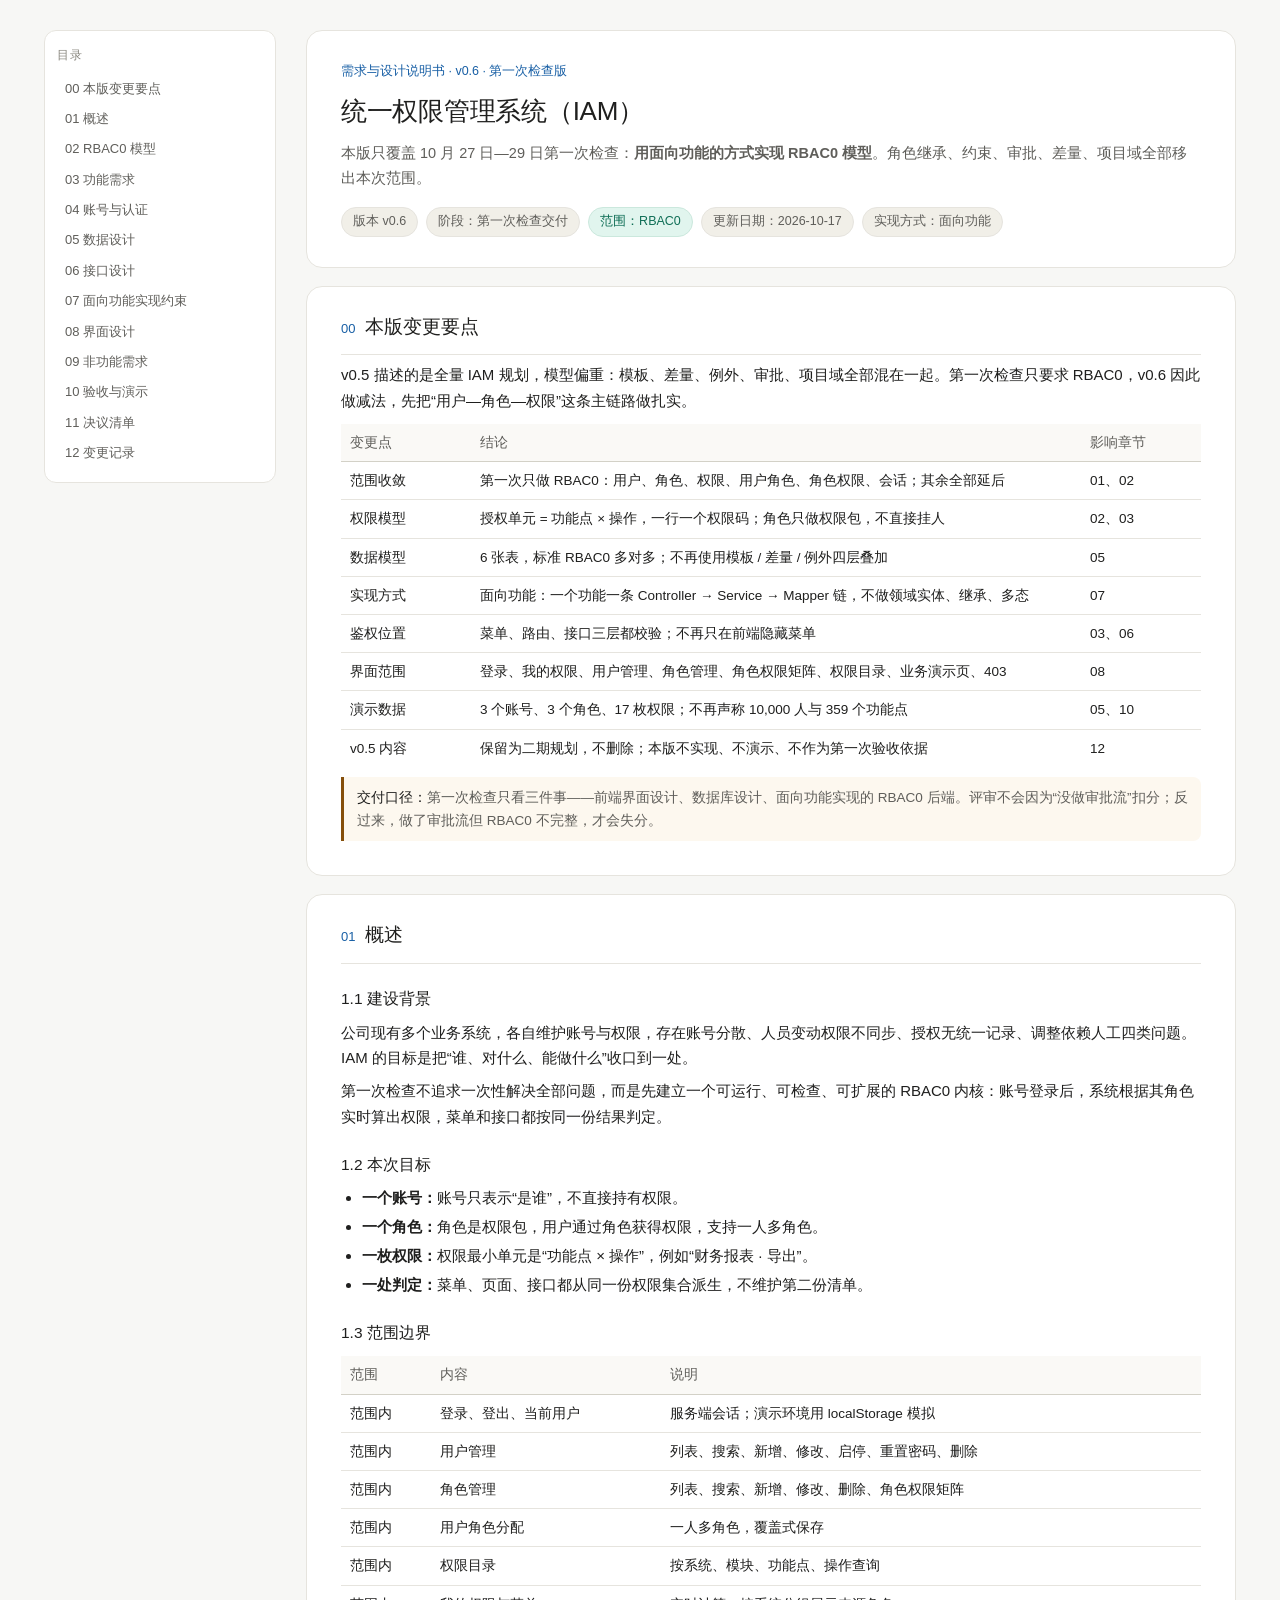
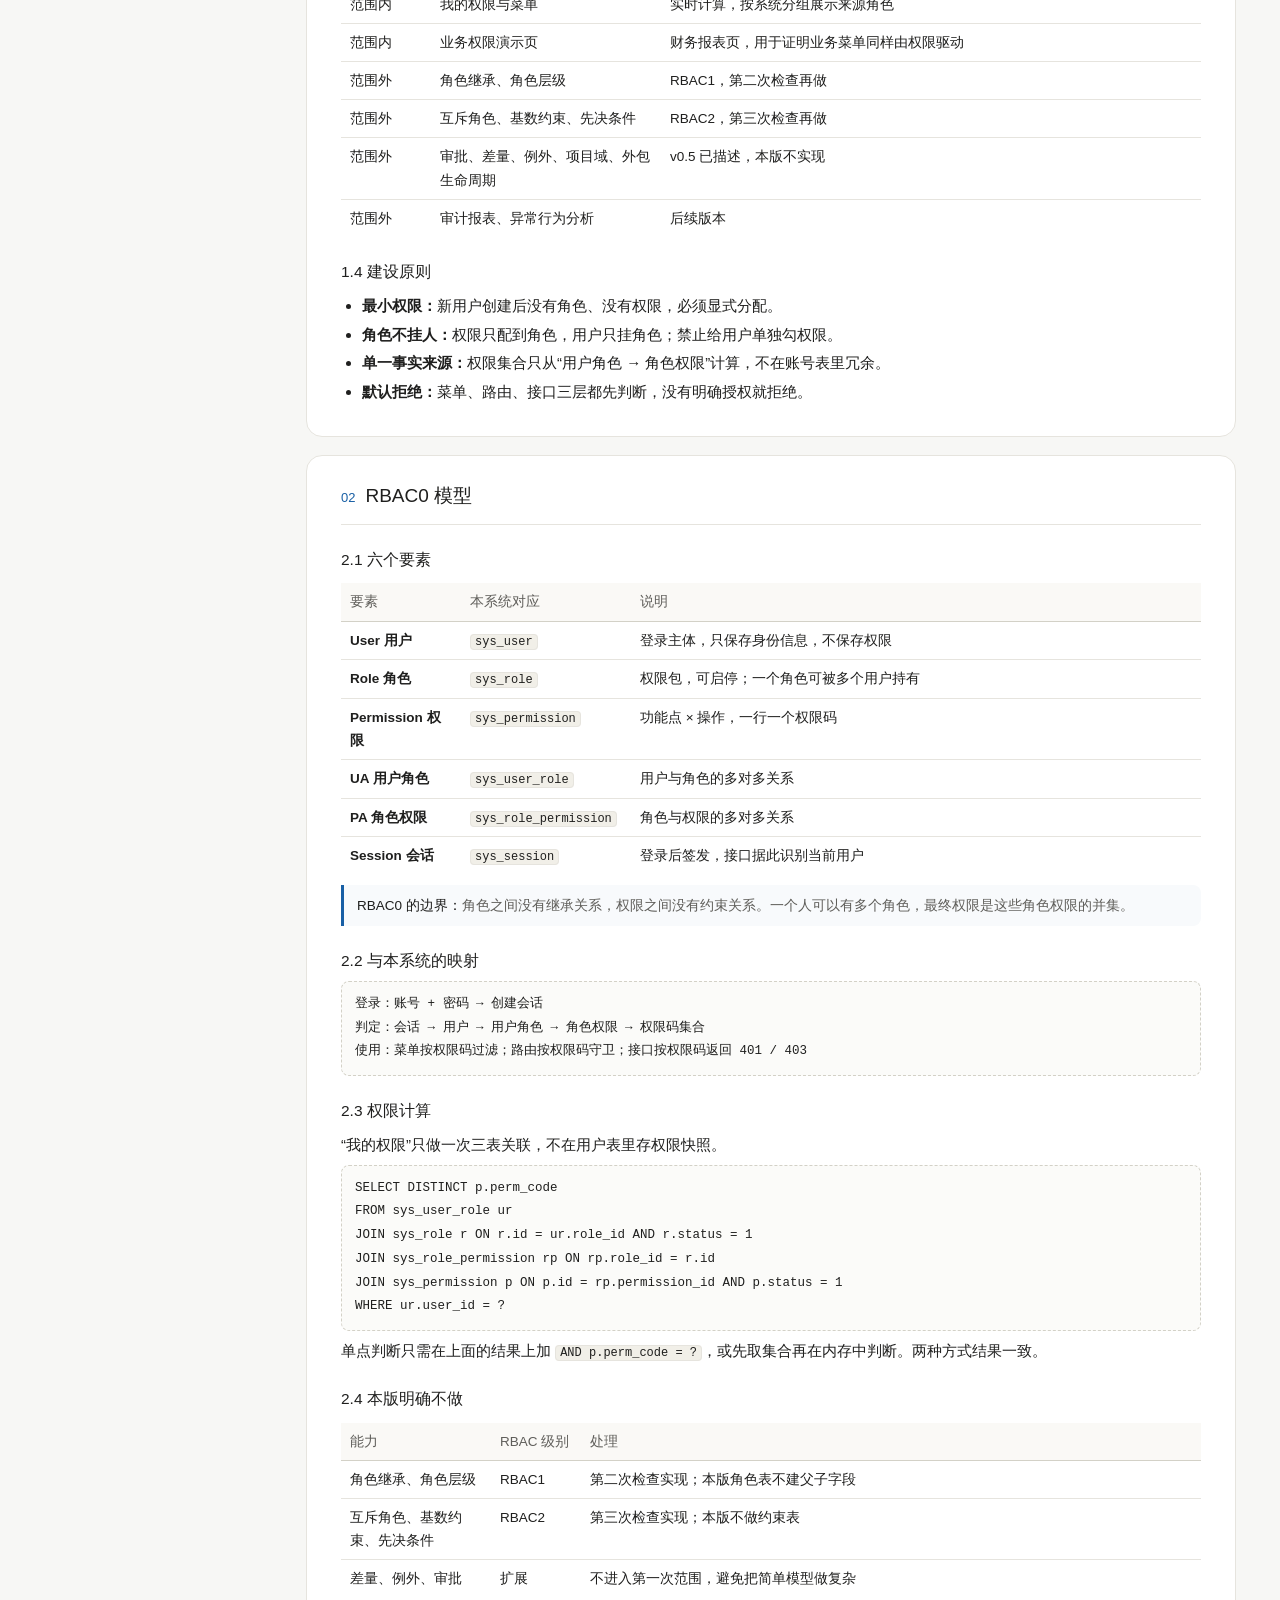
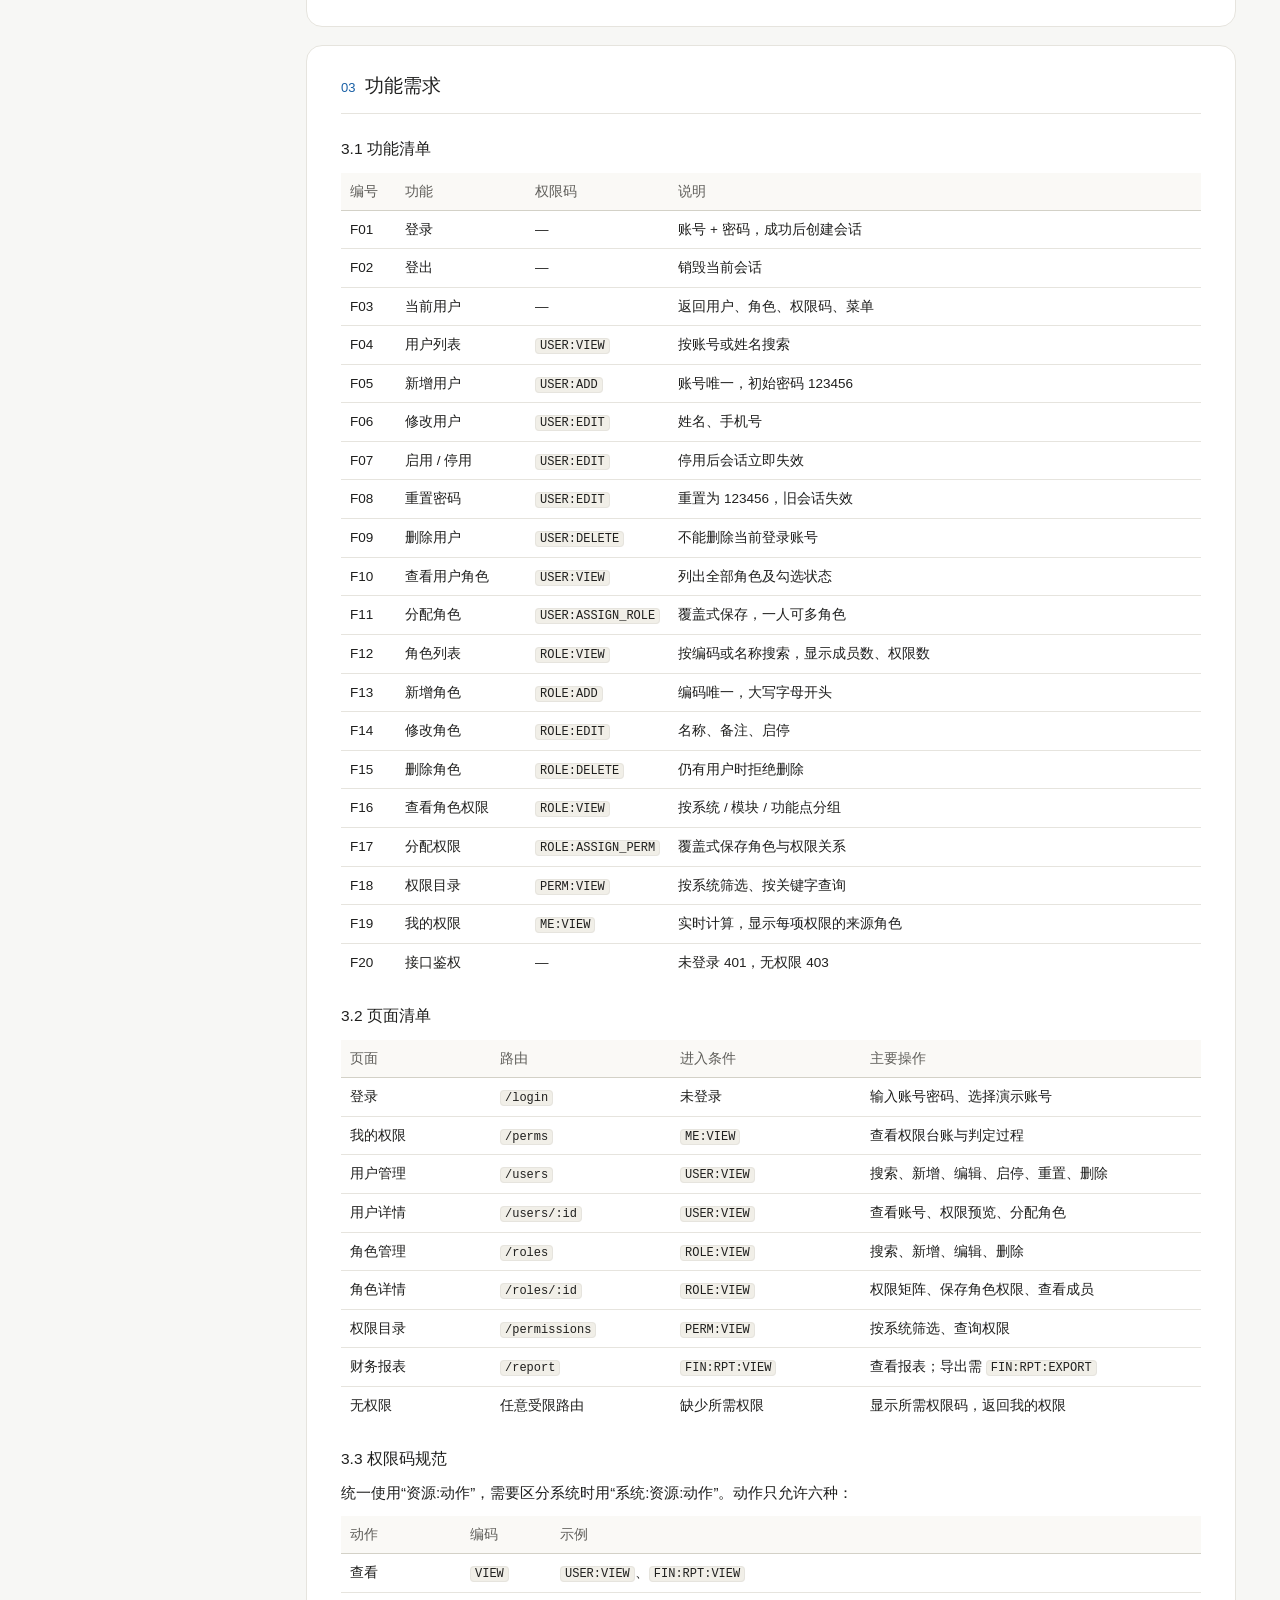
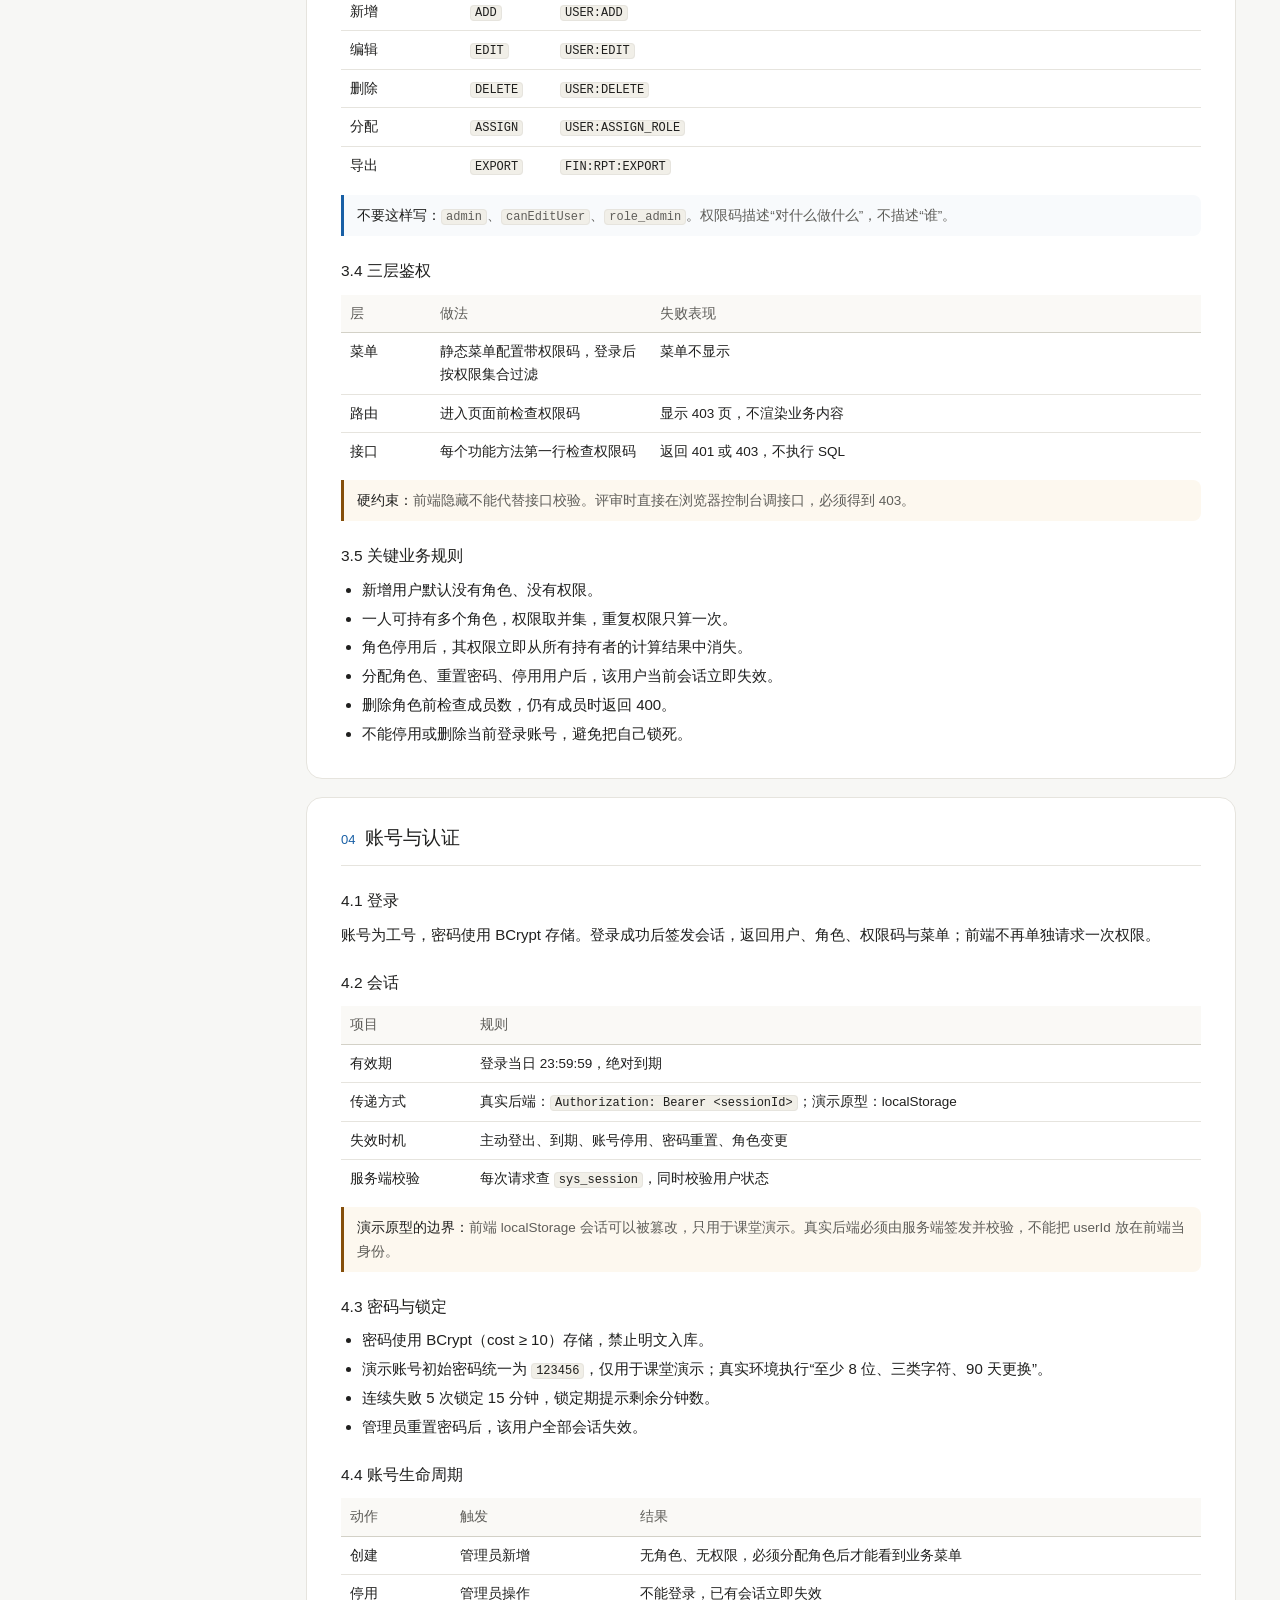
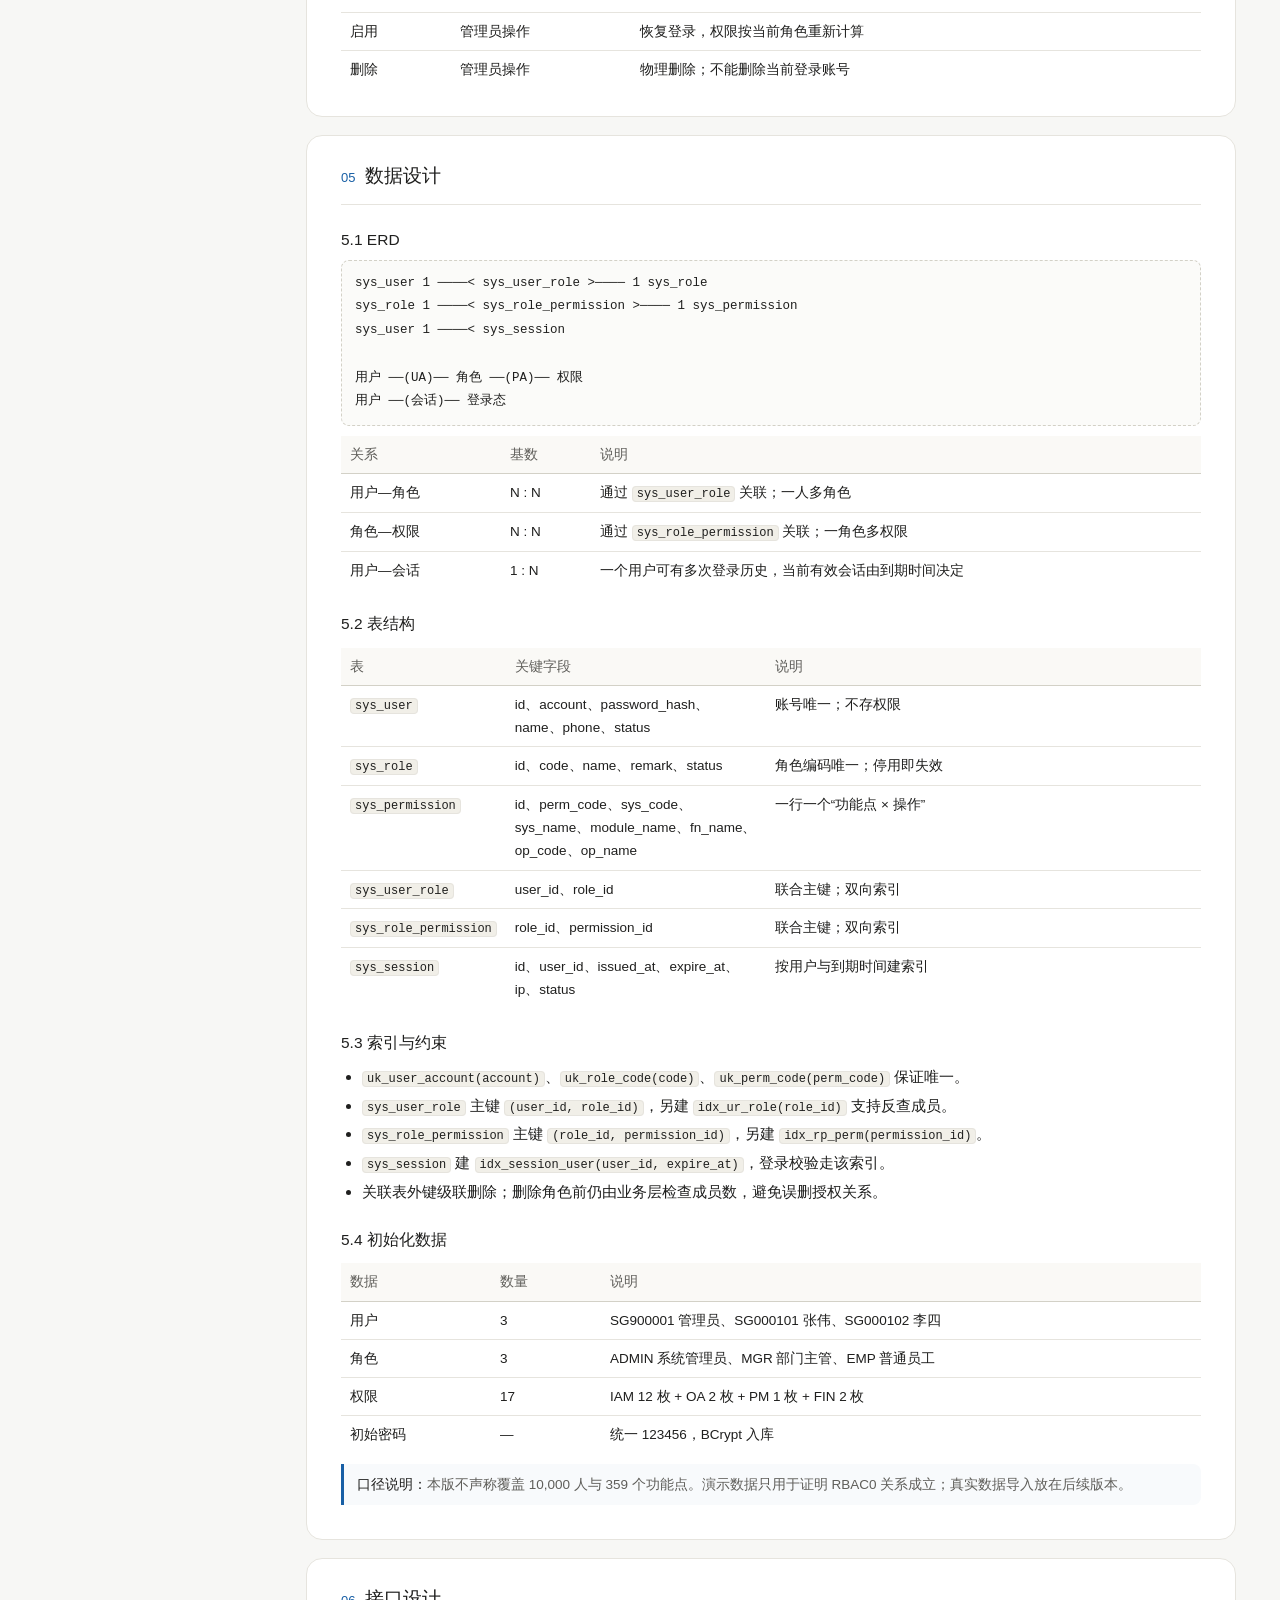
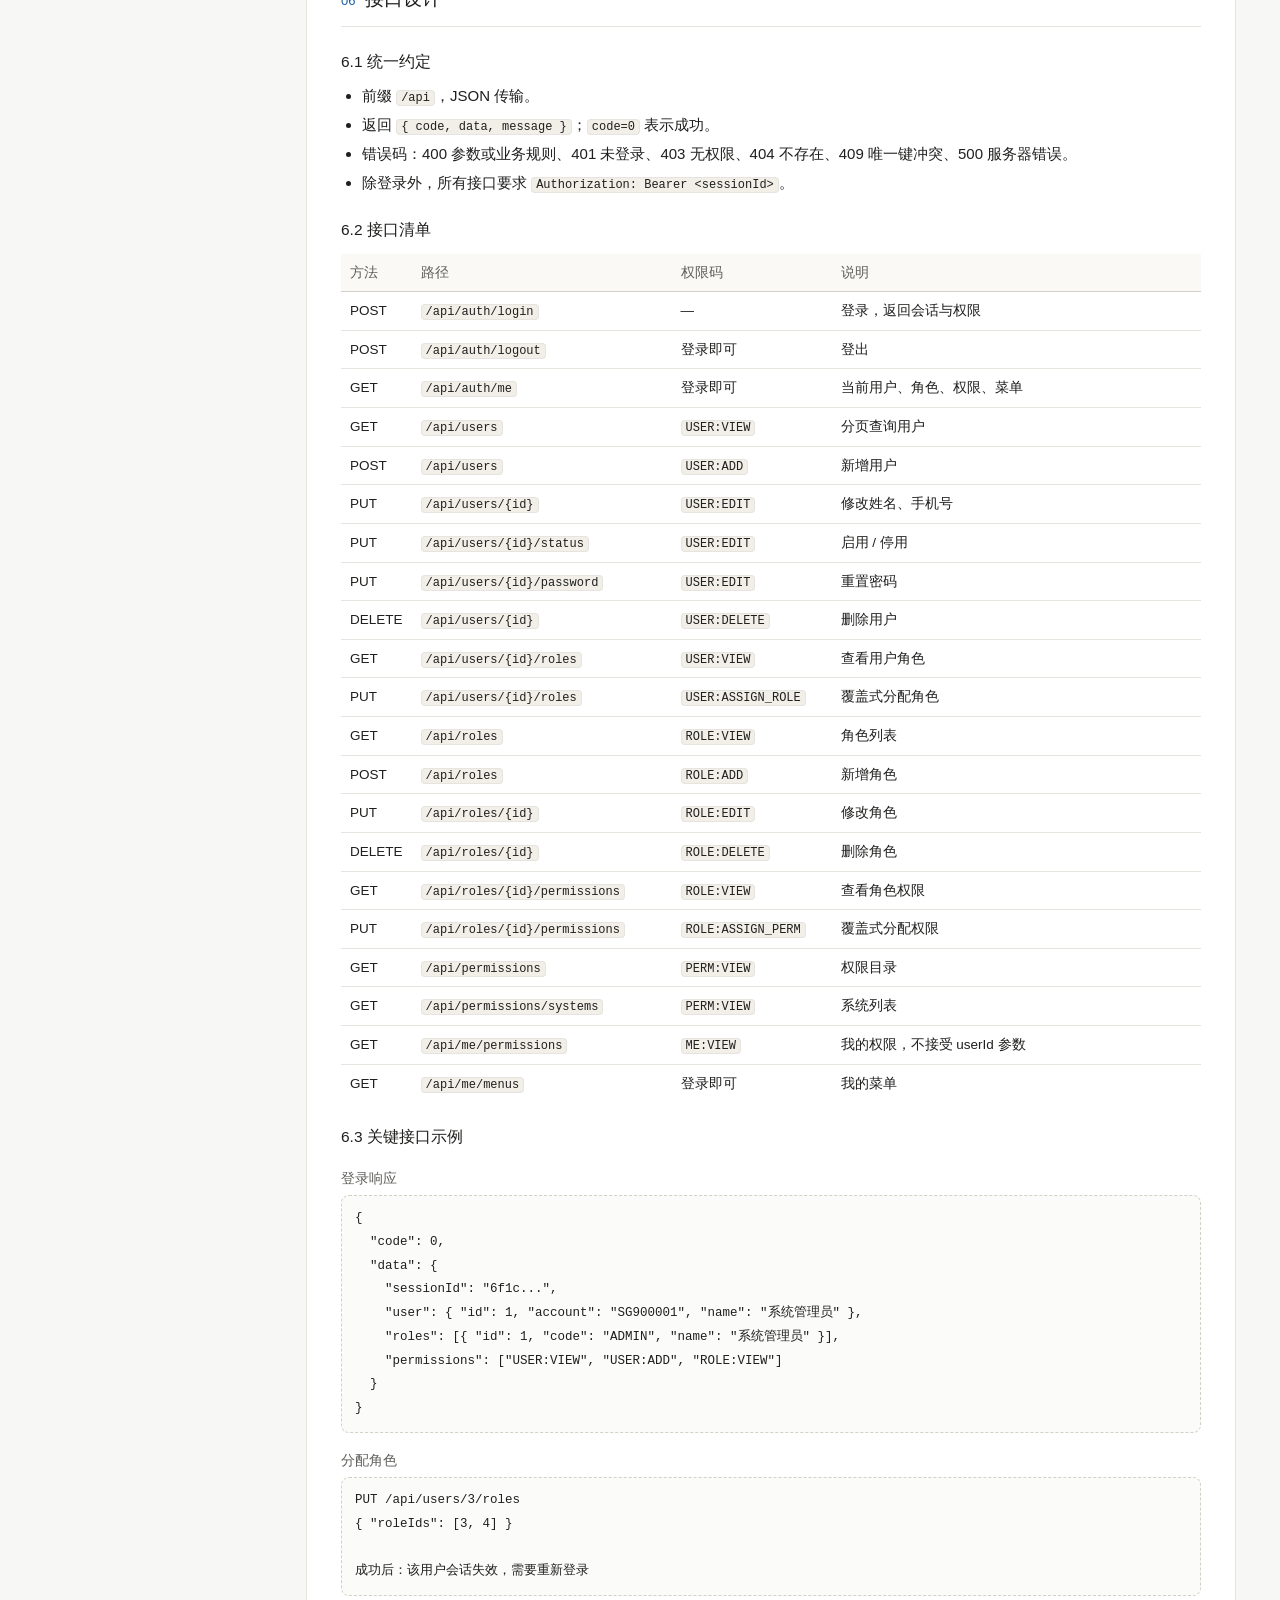
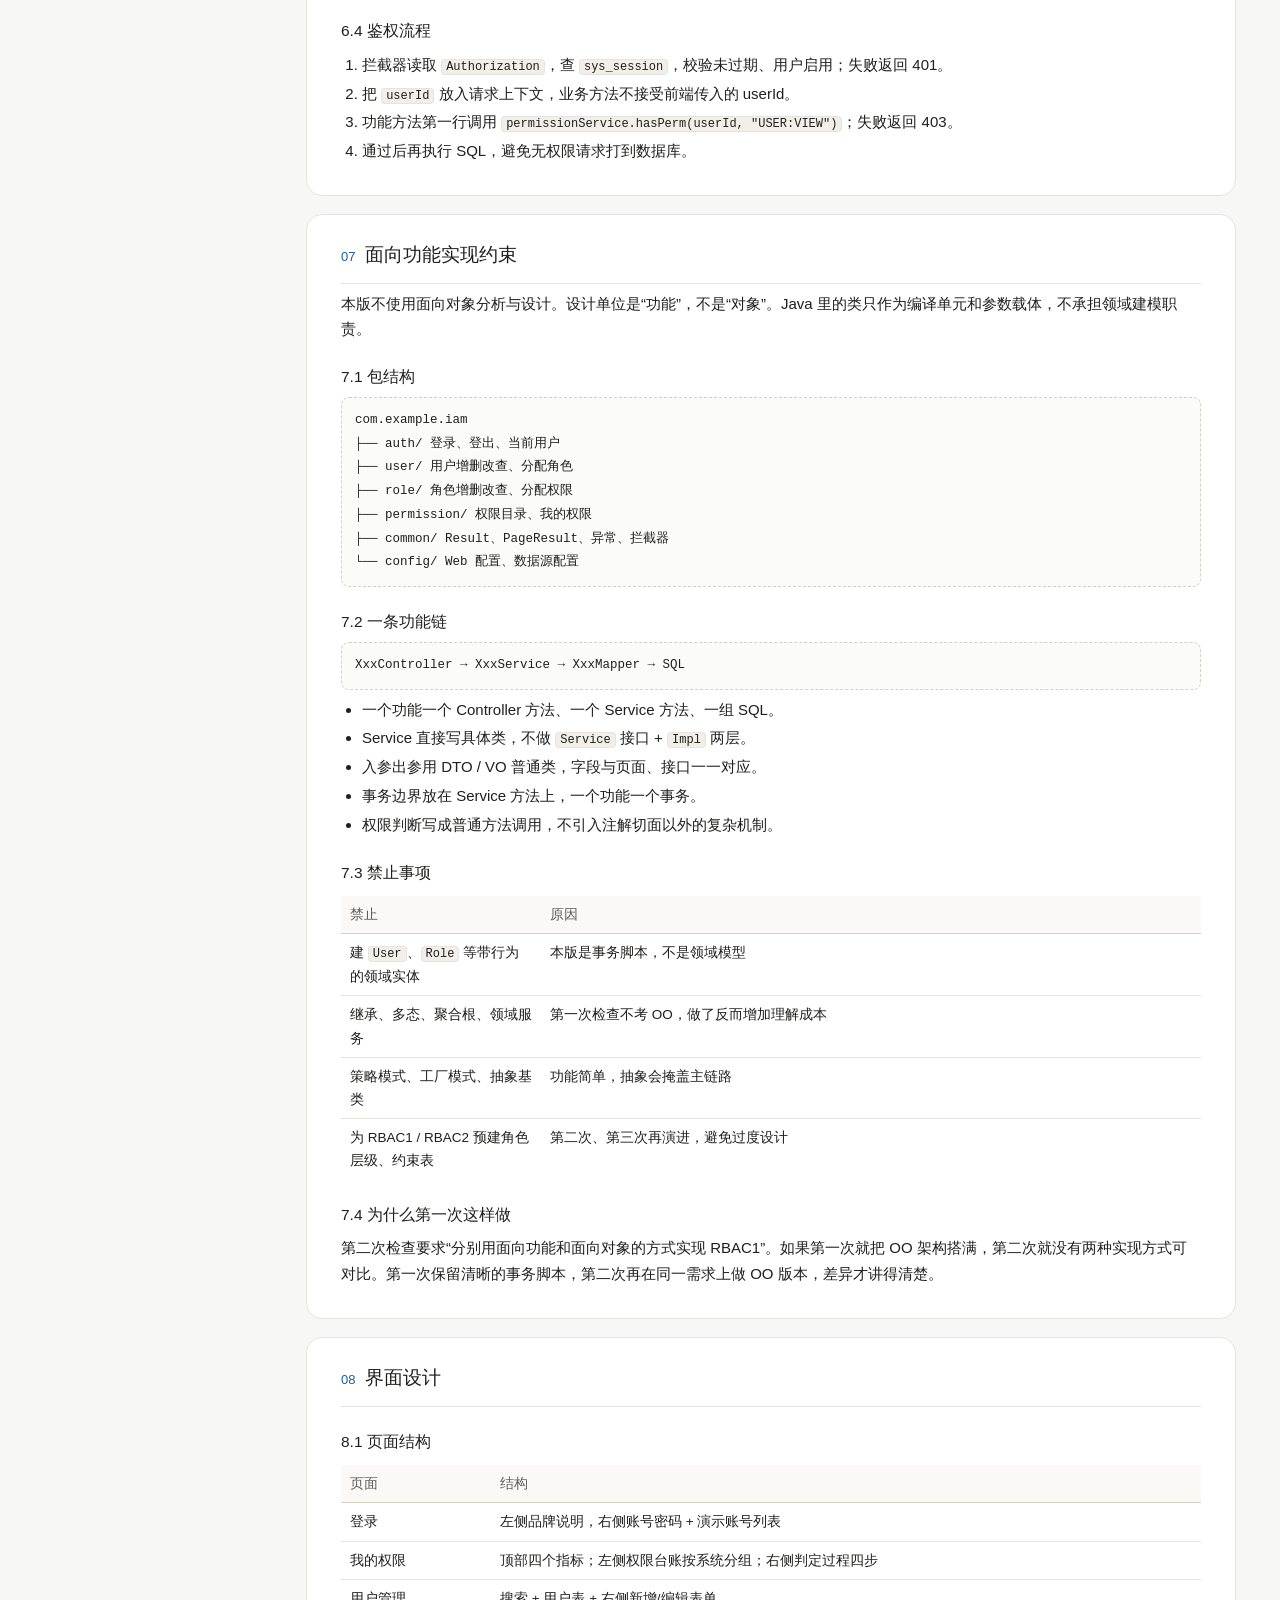
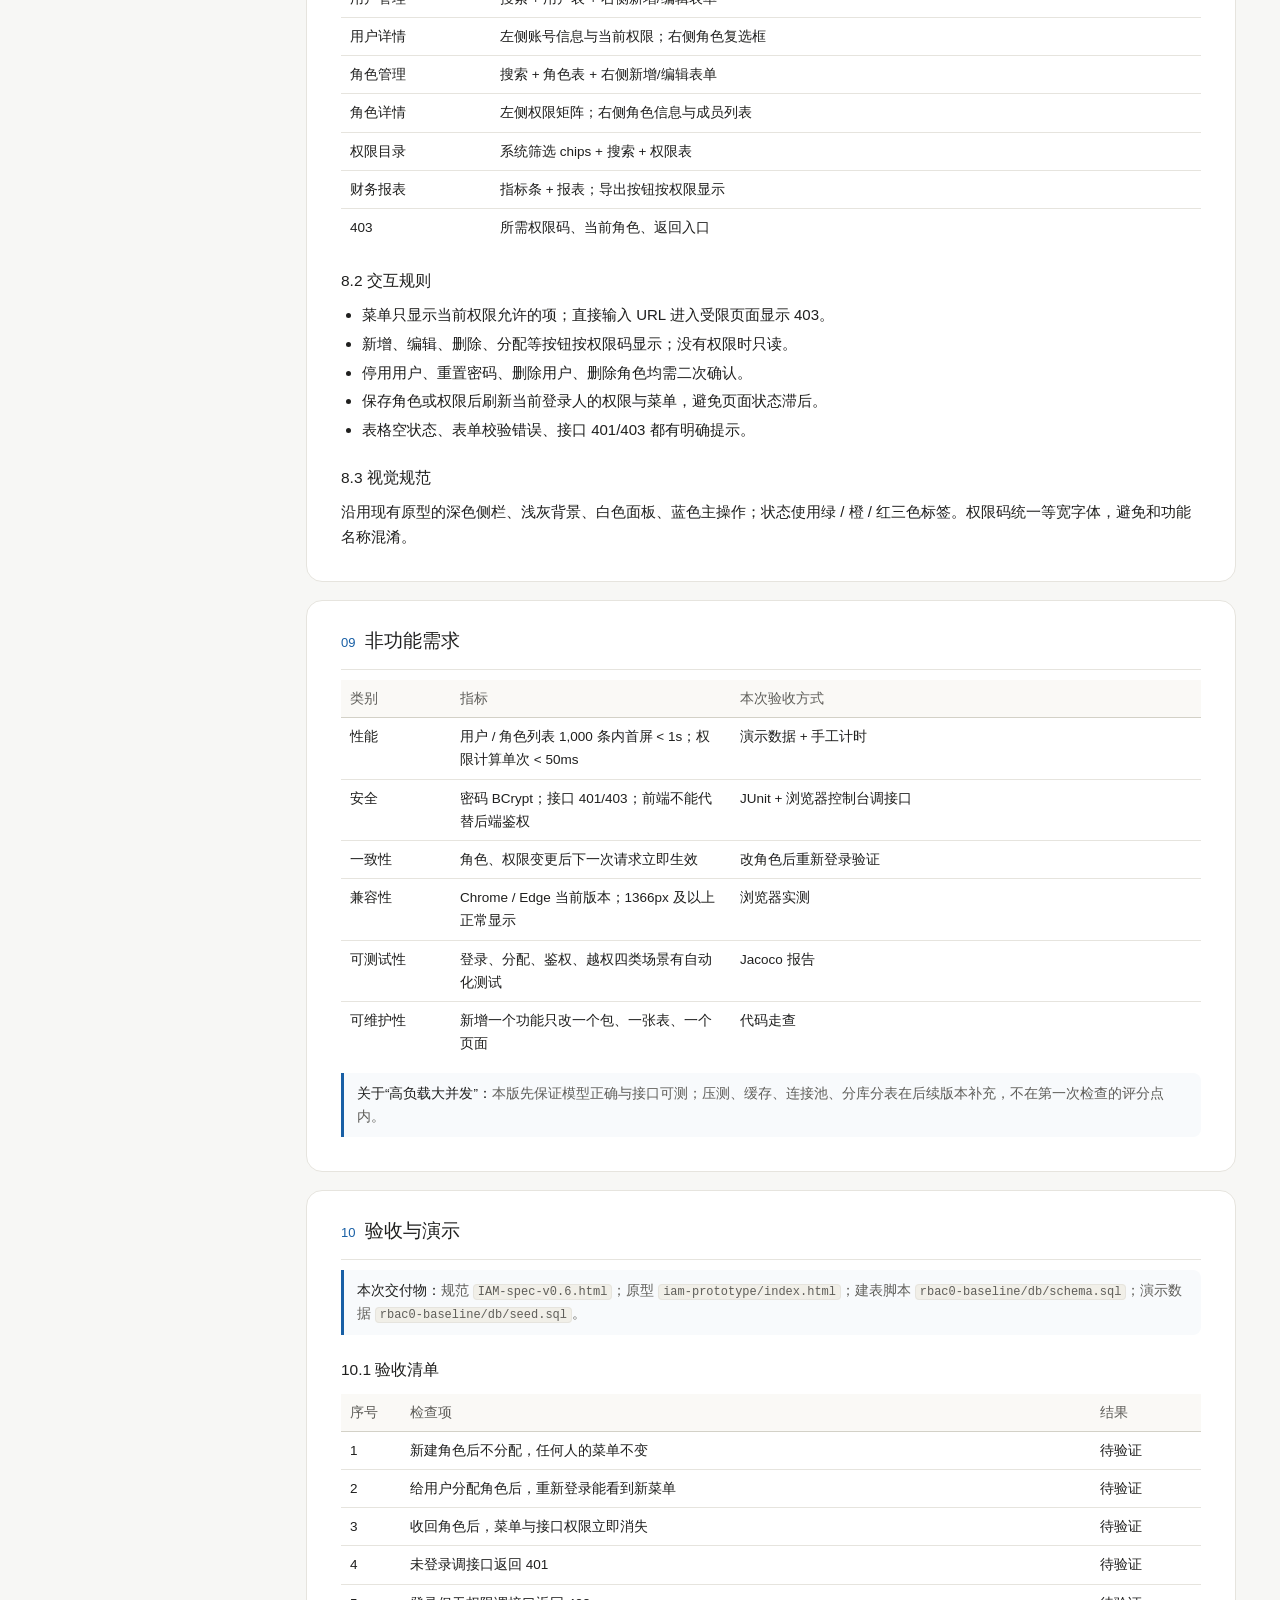
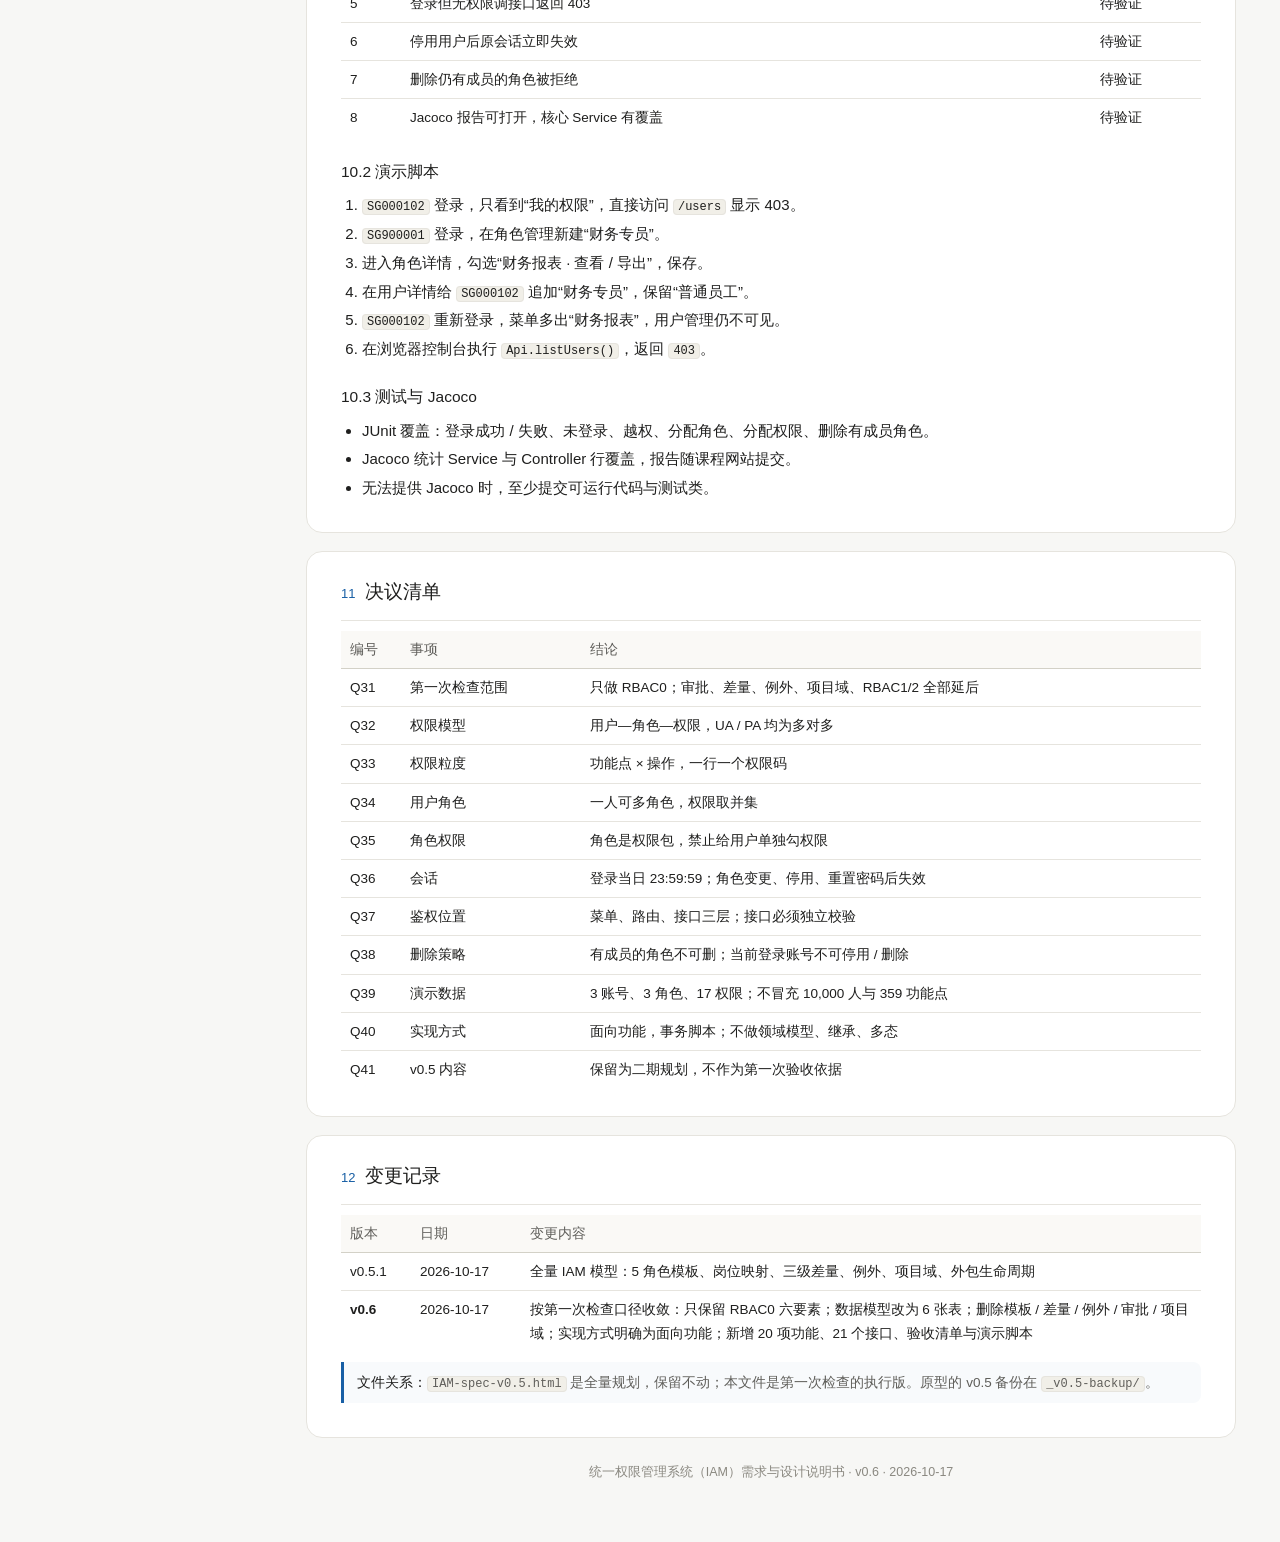
<file: 原型设计v0.6/IAM-spec-v0.6.html>
<!DOCTYPE html>
<html lang="zh-CN">
<head>
<meta charset="UTF-8">
<meta name="viewport" content="width=device-width, initial-scale=1.0">
<title>统一权限管理系统（IAM）需求与设计说明书 · v0.6</title>
<style>
  :root{
    --bg:#f7f7f5; --card:#fff; --ink:#1f1f1e; --ink2:#5f5e5a; --ink3:#8a8880;
    --line:#e6e4de; --line2:#d3d1c7;
    --blue:#185fa5; --blue-bg:#e6f1fb; --blue-ink:#0c447c;
    --teal:#0f6e56; --teal-bg:#e1f5ee;
    --purple:#534ab7; --purple-bg:#eeedfe;
    --amber:#854f0b; --amber-bg:#faeeda;
    --red:#a32d2d; --red-bg:#fcebeb;
    --gray:#f1efe8;
  }
  *{box-sizing:border-box}
  html{scroll-behavior:smooth}
  body{
    margin:0;background:var(--bg);color:var(--ink);
    font-family:-apple-system,BlinkMacSystemFont,"Segoe UI","PingFang SC","Hiragino Sans GB","Microsoft YaHei",sans-serif;
    font-size:15px;line-height:1.72;-webkit-font-smoothing:antialiased;
  }
  .layout{display:flex;align-items:flex-start;max-width:1240px;margin:0 auto;gap:30px;padding:30px 24px 80px}
  nav.toc{position:sticky;top:30px;flex:0 0 232px;width:232px;background:var(--card);border:1px solid var(--line);
    border-radius:12px;padding:14px 12px;font-size:13px;max-height:calc(100vh - 60px);overflow:auto}
  nav.toc h4{margin:0 0 8px;font-size:12px;font-weight:500;color:var(--ink3);letter-spacing:.05em}
  nav.toc a{display:block;padding:4px 8px;color:var(--ink2);text-decoration:none;border-radius:6px}
  nav.toc a:hover{background:var(--gray)}
  nav.toc a.sub{padding-left:20px;color:var(--ink3);font-size:12.5px}
  main{flex:1 1 auto;min-width:0}
  header.doc{background:var(--card);border:1px solid var(--line);border-radius:16px;padding:30px 34px;margin-bottom:18px}
  header.doc .eyebrow{font-size:12.5px;color:var(--blue)}
  header.doc h1{margin:6px 0 8px;font-size:26px;font-weight:500;letter-spacing:-.01em}
  header.doc p{margin:0 0 16px;color:var(--ink2);font-size:14.5px}
  .meta{display:flex;flex-wrap:wrap;gap:8px}
  .meta span{font-size:12.5px;color:var(--ink2);background:var(--gray);border:1px solid var(--line);border-radius:99px;padding:3px 11px}
  .meta span.ok{background:var(--teal-bg);border-color:#cbe8dd;color:var(--teal)}
  section{background:var(--card);border:1px solid var(--line);border-radius:16px;padding:24px 34px;margin-bottom:18px}
  h2{font-size:19px;font-weight:500;margin:0 0 6px;padding-bottom:11px;border-bottom:1px solid var(--line);display:flex;gap:10px;align-items:baseline}
  h2 .no{font-size:13px;color:var(--blue);font-weight:500}
  h3{font-size:15.5px;font-weight:500;margin:22px 0 6px}
  h4{font-size:13.5px;font-weight:500;margin:16px 0 5px;color:var(--ink2)}
  p{margin:7px 0}
  ul,ol{margin:7px 0;padding-left:21px}
  li{margin:3px 0}
  table{width:100%;border-collapse:collapse;margin:10px 0 4px;font-size:13.5px}
  th{text-align:left;font-weight:500;color:var(--ink2);background:#faf9f6;border-bottom:1px solid var(--line2);padding:7px 9px}
  td{border-bottom:1px solid var(--line);padding:7px 9px;vertical-align:top}
  tr:last-child td{border-bottom:0}
  code{font-family:ui-monospace,"Cascadia Mono",Consolas,monospace;font-size:12px;background:var(--gray);border:1px solid var(--line);border-radius:4px;padding:0 4px}
  .chg{display:inline-block;font-size:11px;line-height:1.6;padding:0 6px;border-radius:4px;background:var(--blue-bg);color:var(--blue-ink);border:1px solid #c8e0f5;vertical-align:2px;margin-left:4px}
  .chg.mod{background:var(--amber-bg);color:var(--amber);border-color:#ecd9b4}
  .chg.del{background:var(--red-bg);color:var(--red);border-color:#eecaca}
  .callout{border-left:3px solid var(--blue);background:#f8fafc;padding:9px 13px;margin:10px 0;font-size:13.5px;color:var(--ink2);border-radius:0 8px 8px 0}
  .callout.warn{border-left-color:var(--amber);background:#fdf8ef}
  .callout b{color:var(--ink);font-weight:500}
  .formula{font-family:ui-monospace,"Cascadia Mono",Consolas,monospace;font-size:12.5px;background:#fbfbf9;
    border:1px dashed var(--line2);border-radius:8px;padding:11px 13px;line-height:1.9;overflow-x:auto}
  .tag{display:inline-block;font-size:11.5px;border:1px solid var(--line);border-radius:4px;padding:0 6px;color:var(--ink2)}
  .tag.g{color:var(--teal);background:var(--teal-bg);border-color:#cbe8dd}
  .tag.a{color:var(--amber);background:var(--amber-bg);border-color:#ecd9b4}
  .tag.r{color:var(--red);background:var(--red-bg);border-color:#eecaca}
  .tag.p{color:var(--purple);background:var(--purple-bg);border-color:#d6d3f4}
  footer{text-align:center;font-size:12.5px;color:var(--ink3);padding:6px 0}
  @media (max-width:900px){
    .layout{display:block;padding:14px 12px 48px}
    nav.toc{position:static;width:auto;margin-bottom:14px;max-height:none}
    section{padding:20px 16px} header.doc{padding:22px 18px}
    header.doc h1{font-size:22px}
  }
</style>
</head>
<body>
<div class="layout">
<nav class="toc">
  <h4>目录</h4>
  <a href="#s0">00 本版变更要点</a>
  <a href="#s1">01 概述</a>
  <a href="#s2">02 RBAC0 模型</a>
  <a href="#s3">03 功能需求</a>
  <a href="#s4">04 账号与认证</a>
  <a href="#s5">05 数据设计</a>
  <a href="#s6">06 接口设计</a>
  <a href="#s7">07 面向功能实现约束</a>
  <a href="#s8">08 界面设计</a>
  <a href="#s9">09 非功能需求</a>
  <a href="#s10">10 验收与演示</a>
  <a href="#s11">11 决议清单</a>
  <a href="#s12">12 变更记录</a>
</nav>
<main>

<header class="doc">
  <div class="eyebrow">需求与设计说明书 · v0.6 · 第一次检查版</div>
  <h1>统一权限管理系统（IAM）</h1>
  <p>本版只覆盖 10 月 27 日—29 日第一次检查：<b>用面向功能的方式实现 RBAC0 模型</b>。角色继承、约束、审批、差量、项目域全部移出本次范围。</p>
  <div class="meta">
    <span>版本 v0.6</span><span>阶段：第一次检查交付</span>
    <span class="ok">范围：RBAC0</span><span>更新日期：2026-10-17</span>
    <span>实现方式：面向功能</span>
  </div>
</header>

<section id="s0">
  <h2><span class="no">00</span>本版变更要点</h2>
  <p>v0.5 描述的是全量 IAM 规划，模型偏重：模板、差量、例外、审批、项目域全部混在一起。第一次检查只要求 RBAC0，v0.6 因此做减法，先把“用户—角色—权限”这条主链路做扎实。</p>
  <table>
    <thead><tr><th style="width:130px">变更点</th><th>结论</th><th style="width:120px">影响章节</th></tr></thead>
    <tbody>
      <tr><td>范围收敛</td><td>第一次只做 RBAC0：用户、角色、权限、用户角色、角色权限、会话；其余全部延后</td><td>01、02</td></tr>
      <tr><td>权限模型</td><td>授权单元 = 功能点 × 操作，一行一个权限码；角色只做权限包，不直接挂人</td><td>02、03</td></tr>
      <tr><td>数据模型</td><td>6 张表，标准 RBAC0 多对多；不再使用模板 / 差量 / 例外四层叠加</td><td>05</td></tr>
      <tr><td>实现方式</td><td>面向功能：一个功能一条 Controller → Service → Mapper 链，不做领域实体、继承、多态</td><td>07</td></tr>
      <tr><td>鉴权位置</td><td>菜单、路由、接口三层都校验；不再只在前端隐藏菜单</td><td>03、06</td></tr>
      <tr><td>界面范围</td><td>登录、我的权限、用户管理、角色管理、角色权限矩阵、权限目录、业务演示页、403</td><td>08</td></tr>
      <tr><td>演示数据</td><td>3 个账号、3 个角色、17 枚权限；不再声称 10,000 人与 359 个功能点</td><td>05、10</td></tr>
      <tr><td>v0.5 内容</td><td>保留为二期规划，不删除；本版不实现、不演示、不作为第一次验收依据</td><td>12</td></tr>
    </tbody>
  </table>
  <div class="callout warn">
    <b>交付口径：</b>第一次检查只看三件事——前端界面设计、数据库设计、面向功能实现的 RBAC0 后端。评审不会因为“没做审批流”扣分；反过来，做了审批流但 RBAC0 不完整，才会失分。
  </div>
</section>

<section id="s1">
  <h2><span class="no">01</span>概述</h2>

  <h3>1.1 建设背景</h3>
  <p>公司现有多个业务系统，各自维护账号与权限，存在账号分散、人员变动权限不同步、授权无统一记录、调整依赖人工四类问题。IAM 的目标是把“谁、对什么、能做什么”收口到一处。</p>
  <p>第一次检查不追求一次性解决全部问题，而是先建立一个可运行、可检查、可扩展的 RBAC0 内核：账号登录后，系统根据其角色实时算出权限，菜单和接口都按同一份结果判定。</p>

  <h3>1.2 本次目标</h3>
  <ul>
    <li><b>一个账号：</b>账号只表示“是谁”，不直接持有权限。</li>
    <li><b>一个角色：</b>角色是权限包，用户通过角色获得权限，支持一人多角色。</li>
    <li><b>一枚权限：</b>权限最小单元是“功能点 × 操作”，例如“财务报表 · 导出”。</li>
    <li><b>一处判定：</b>菜单、页面、接口都从同一份权限集合派生，不维护第二份清单。</li>
  </ul>

  <h3>1.3 范围边界</h3>
  <table>
    <thead><tr><th style="width:90px">范围</th><th style="width:230px">内容</th><th>说明</th></tr></thead>
    <tbody>
      <tr><td>范围内</td><td>登录、登出、当前用户</td><td>服务端会话；演示环境用 localStorage 模拟</td></tr>
      <tr><td>范围内</td><td>用户管理</td><td>列表、搜索、新增、修改、启停、重置密码、删除</td></tr>
      <tr><td>范围内</td><td>角色管理</td><td>列表、搜索、新增、修改、删除、角色权限矩阵</td></tr>
      <tr><td>范围内</td><td>用户角色分配</td><td>一人多角色，覆盖式保存</td></tr>
      <tr><td>范围内</td><td>权限目录</td><td>按系统、模块、功能点、操作查询</td></tr>
      <tr><td>范围内</td><td>我的权限与菜单</td><td>实时计算，按系统分组展示来源角色</td></tr>
      <tr><td>范围内</td><td>业务权限演示页</td><td>财务报表页，用于证明业务菜单同样由权限驱动</td></tr>
      <tr><td>范围外</td><td>角色继承、角色层级</td><td>RBAC1，第二次检查再做</td></tr>
      <tr><td>范围外</td><td>互斥角色、基数约束、先决条件</td><td>RBAC2，第三次检查再做</td></tr>
      <tr><td>范围外</td><td>审批、差量、例外、项目域、外包生命周期</td><td>v0.5 已描述，本版不实现</td></tr>
      <tr><td>范围外</td><td>审计报表、异常行为分析</td><td>后续版本</td></tr>
    </tbody>
  </table>

  <h3>1.4 建设原则</h3>
  <ul>
    <li><b>最小权限：</b>新用户创建后没有角色、没有权限，必须显式分配。</li>
    <li><b>角色不挂人：</b>权限只配到角色，用户只挂角色；禁止给用户单独勾权限。</li>
    <li><b>单一事实来源：</b>权限集合只从“用户角色 → 角色权限”计算，不在账号表里冗余。</li>
    <li><b>默认拒绝：</b>菜单、路由、接口三层都先判断，没有明确授权就拒绝。</li>
  </ul>
</section>

<section id="s2">
  <h2><span class="no">02</span>RBAC0 模型</h2>

  <h3>2.1 六个要素</h3>
  <table>
    <thead><tr><th style="width:120px">要素</th><th style="width:170px">本系统对应</th><th>说明</th></tr></thead>
    <tbody>
      <tr><td><b>User 用户</b></td><td><code>sys_user</code></td><td>登录主体，只保存身份信息，不保存权限</td></tr>
      <tr><td><b>Role 角色</b></td><td><code>sys_role</code></td><td>权限包，可启停；一个角色可被多个用户持有</td></tr>
      <tr><td><b>Permission 权限</b></td><td><code>sys_permission</code></td><td>功能点 × 操作，一行一个权限码</td></tr>
      <tr><td><b>UA 用户角色</b></td><td><code>sys_user_role</code></td><td>用户与角色的多对多关系</td></tr>
      <tr><td><b>PA 角色权限</b></td><td><code>sys_role_permission</code></td><td>角色与权限的多对多关系</td></tr>
      <tr><td><b>Session 会话</b></td><td><code>sys_session</code></td><td>登录后签发，接口据此识别当前用户</td></tr>
    </tbody>
  </table>
  <div class="callout">
    <b>RBAC0 的边界：</b>角色之间没有继承关系，权限之间没有约束关系。一个人可以有多个角色，最终权限是这些角色权限的并集。
  </div>

  <h3>2.2 与本系统的映射</h3>
  <div class="formula">
登录：账号 + 密码 → 创建会话<br>
判定：会话 → 用户 → 用户角色 → 角色权限 → 权限码集合<br>
使用：菜单按权限码过滤；路由按权限码守卫；接口按权限码返回 401 / 403
  </div>

  <h3>2.3 权限计算</h3>
  <p>“我的权限”只做一次三表关联，不在用户表里存权限快照。</p>
  <div class="formula">
SELECT DISTINCT p.perm_code<br>
FROM sys_user_role ur<br>
JOIN sys_role r             ON r.id = ur.role_id AND r.status = 1<br>
JOIN sys_role_permission rp ON rp.role_id = r.id<br>
JOIN sys_permission p       ON p.id = rp.permission_id AND p.status = 1<br>
WHERE ur.user_id = ?
  </div>
  <p>单点判断只需在上面的结果上加 <code>AND p.perm_code = ?</code>，或先取集合再在内存中判断。两种方式结果一致。</p>

  <h3>2.4 本版明确不做</h3>
  <table>
    <thead><tr><th style="width:150px">能力</th><th style="width:90px">RBAC 级别</th><th>处理</th></tr></thead>
    <tbody>
      <tr><td>角色继承、角色层级</td><td>RBAC1</td><td>第二次检查实现；本版角色表不建父子字段</td></tr>
      <tr><td>互斥角色、基数约束、先决条件</td><td>RBAC2</td><td>第三次检查实现；本版不做约束表</td></tr>
      <tr><td>差量、例外、审批</td><td>扩展</td><td>不进入第一次范围，避免把简单模型做复杂</td></tr>
    </tbody>
  </table>
</section>

<section id="s3">
  <h2><span class="no">03</span>功能需求</h2>

  <h3>3.1 功能清单</h3>
  <table>
    <thead><tr><th style="width:55px">编号</th><th style="width:130px">功能</th><th style="width:120px">权限码</th><th>说明</th></tr></thead>
    <tbody>
      <tr><td>F01</td><td>登录</td><td>—</td><td>账号 + 密码，成功后创建会话</td></tr>
      <tr><td>F02</td><td>登出</td><td>—</td><td>销毁当前会话</td></tr>
      <tr><td>F03</td><td>当前用户</td><td>—</td><td>返回用户、角色、权限码、菜单</td></tr>
      <tr><td>F04</td><td>用户列表</td><td><code>USER:VIEW</code></td><td>按账号或姓名搜索</td></tr>
      <tr><td>F05</td><td>新增用户</td><td><code>USER:ADD</code></td><td>账号唯一，初始密码 123456</td></tr>
      <tr><td>F06</td><td>修改用户</td><td><code>USER:EDIT</code></td><td>姓名、手机号</td></tr>
      <tr><td>F07</td><td>启用 / 停用</td><td><code>USER:EDIT</code></td><td>停用后会话立即失效</td></tr>
      <tr><td>F08</td><td>重置密码</td><td><code>USER:EDIT</code></td><td>重置为 123456，旧会话失效</td></tr>
      <tr><td>F09</td><td>删除用户</td><td><code>USER:DELETE</code></td><td>不能删除当前登录账号</td></tr>
      <tr><td>F10</td><td>查看用户角色</td><td><code>USER:VIEW</code></td><td>列出全部角色及勾选状态</td></tr>
      <tr><td>F11</td><td>分配角色</td><td><code>USER:ASSIGN_ROLE</code></td><td>覆盖式保存，一人可多角色</td></tr>
      <tr><td>F12</td><td>角色列表</td><td><code>ROLE:VIEW</code></td><td>按编码或名称搜索，显示成员数、权限数</td></tr>
      <tr><td>F13</td><td>新增角色</td><td><code>ROLE:ADD</code></td><td>编码唯一，大写字母开头</td></tr>
      <tr><td>F14</td><td>修改角色</td><td><code>ROLE:EDIT</code></td><td>名称、备注、启停</td></tr>
      <tr><td>F15</td><td>删除角色</td><td><code>ROLE:DELETE</code></td><td>仍有用户时拒绝删除</td></tr>
      <tr><td>F16</td><td>查看角色权限</td><td><code>ROLE:VIEW</code></td><td>按系统 / 模块 / 功能点分组</td></tr>
      <tr><td>F17</td><td>分配权限</td><td><code>ROLE:ASSIGN_PERM</code></td><td>覆盖式保存角色与权限关系</td></tr>
      <tr><td>F18</td><td>权限目录</td><td><code>PERM:VIEW</code></td><td>按系统筛选、按关键字查询</td></tr>
      <tr><td>F19</td><td>我的权限</td><td><code>ME:VIEW</code></td><td>实时计算，显示每项权限的来源角色</td></tr>
      <tr><td>F20</td><td>接口鉴权</td><td>—</td><td>未登录 401，无权限 403</td></tr>
    </tbody>
  </table>

  <h3>3.2 页面清单</h3>
  <table>
    <thead><tr><th style="width:150px">页面</th><th style="width:180px">路由</th><th style="width:190px">进入条件</th><th>主要操作</th></tr></thead>
    <tbody>
      <tr><td>登录</td><td><code>/login</code></td><td>未登录</td><td>输入账号密码、选择演示账号</td></tr>
      <tr><td>我的权限</td><td><code>/perms</code></td><td><code>ME:VIEW</code></td><td>查看权限台账与判定过程</td></tr>
      <tr><td>用户管理</td><td><code>/users</code></td><td><code>USER:VIEW</code></td><td>搜索、新增、编辑、启停、重置、删除</td></tr>
      <tr><td>用户详情</td><td><code>/users/:id</code></td><td><code>USER:VIEW</code></td><td>查看账号、权限预览、分配角色</td></tr>
      <tr><td>角色管理</td><td><code>/roles</code></td><td><code>ROLE:VIEW</code></td><td>搜索、新增、编辑、删除</td></tr>
      <tr><td>角色详情</td><td><code>/roles/:id</code></td><td><code>ROLE:VIEW</code></td><td>权限矩阵、保存角色权限、查看成员</td></tr>
      <tr><td>权限目录</td><td><code>/permissions</code></td><td><code>PERM:VIEW</code></td><td>按系统筛选、查询权限</td></tr>
      <tr><td>财务报表</td><td><code>/report</code></td><td><code>FIN:RPT:VIEW</code></td><td>查看报表；导出需 <code>FIN:RPT:EXPORT</code></td></tr>
      <tr><td>无权限</td><td>任意受限路由</td><td>缺少所需权限</td><td>显示所需权限码，返回我的权限</td></tr>
    </tbody>
  </table>

  <h3>3.3 权限码规范</h3>
  <p>统一使用“资源:动作”，需要区分系统时用“系统:资源:动作”。动作只允许六种：</p>
  <table>
    <thead><tr><th style="width:120px">动作</th><th style="width:90px">编码</th><th>示例</th></tr></thead>
    <tbody>
      <tr><td>查看</td><td><code>VIEW</code></td><td><code>USER:VIEW</code>、<code>FIN:RPT:VIEW</code></td></tr>
      <tr><td>新增</td><td><code>ADD</code></td><td><code>USER:ADD</code></td></tr>
      <tr><td>编辑</td><td><code>EDIT</code></td><td><code>USER:EDIT</code></td></tr>
      <tr><td>删除</td><td><code>DELETE</code></td><td><code>USER:DELETE</code></td></tr>
      <tr><td>分配</td><td><code>ASSIGN</code></td><td><code>USER:ASSIGN_ROLE</code></td></tr>
      <tr><td>导出</td><td><code>EXPORT</code></td><td><code>FIN:RPT:EXPORT</code></td></tr>
    </tbody>
  </table>
  <div class="callout">
    <b>不要这样写：</b><code>admin</code>、<code>canEditUser</code>、<code>role_admin</code>。权限码描述“对什么做什么”，不描述“谁”。
  </div>

  <h3>3.4 三层鉴权</h3>
  <table>
    <thead><tr><th style="width:90px">层</th><th style="width:220px">做法</th><th>失败表现</th></tr></thead>
    <tbody>
      <tr><td>菜单</td><td>静态菜单配置带权限码，登录后按权限集合过滤</td><td>菜单不显示</td></tr>
      <tr><td>路由</td><td>进入页面前检查权限码</td><td>显示 403 页，不渲染业务内容</td></tr>
      <tr><td>接口</td><td>每个功能方法第一行检查权限码</td><td>返回 401 或 403，不执行 SQL</td></tr>
    </tbody>
  </table>
  <div class="callout warn">
    <b>硬约束：</b>前端隐藏不能代替接口校验。评审时直接在浏览器控制台调接口，必须得到 403。
  </div>

  <h3>3.5 关键业务规则</h3>
  <ul>
    <li>新增用户默认没有角色、没有权限。</li>
    <li>一人可持有多个角色，权限取并集，重复权限只算一次。</li>
    <li>角色停用后，其权限立即从所有持有者的计算结果中消失。</li>
    <li>分配角色、重置密码、停用用户后，该用户当前会话立即失效。</li>
    <li>删除角色前检查成员数，仍有成员时返回 400。</li>
    <li>不能停用或删除当前登录账号，避免把自己锁死。</li>
  </ul>
</section>

<section id="s4">
  <h2><span class="no">04</span>账号与认证</h2>

  <h3>4.1 登录</h3>
  <p>账号为工号，密码使用 BCrypt 存储。登录成功后签发会话，返回用户、角色、权限码与菜单；前端不再单独请求一次权限。</p>

  <h3>4.2 会话</h3>
  <table>
    <thead><tr><th style="width:130px">项目</th><th>规则</th></tr></thead>
    <tbody>
      <tr><td>有效期</td><td>登录当日 23:59:59，绝对到期</td></tr>
      <tr><td>传递方式</td><td>真实后端：<code>Authorization: Bearer &lt;sessionId&gt;</code>；演示原型：localStorage</td></tr>
      <tr><td>失效时机</td><td>主动登出、到期、账号停用、密码重置、角色变更</td></tr>
      <tr><td>服务端校验</td><td>每次请求查 <code>sys_session</code>，同时校验用户状态</td></tr>
    </tbody>
  </table>
  <div class="callout warn">
    <b>演示原型的边界：</b>前端 localStorage 会话可以被篡改，只用于课堂演示。真实后端必须由服务端签发并校验，不能把 userId 放在前端当身份。
  </div>

  <h3>4.3 密码与锁定</h3>
  <ul>
    <li>密码使用 BCrypt（cost ≥ 10）存储，禁止明文入库。</li>
    <li>演示账号初始密码统一为 <code>123456</code>，仅用于课堂演示；真实环境执行“至少 8 位、三类字符、90 天更换”。</li>
    <li>连续失败 5 次锁定 15 分钟，锁定期提示剩余分钟数。</li>
    <li>管理员重置密码后，该用户全部会话失效。</li>
  </ul>

  <h3>4.4 账号生命周期</h3>
  <table>
    <thead><tr><th style="width:110px">动作</th><th style="width:180px">触发</th><th>结果</th></tr></thead>
    <tbody>
      <tr><td>创建</td><td>管理员新增</td><td>无角色、无权限，必须分配角色后才能看到业务菜单</td></tr>
      <tr><td>停用</td><td>管理员操作</td><td>不能登录，已有会话立即失效</td></tr>
      <tr><td>启用</td><td>管理员操作</td><td>恢复登录，权限按当前角色重新计算</td></tr>
      <tr><td>删除</td><td>管理员操作</td><td>物理删除；不能删除当前登录账号</td></tr>
    </tbody>
  </table>
</section>

<section id="s5">
  <h2><span class="no">05</span>数据设计</h2>

  <h3>5.1 ERD</h3>
  <div class="formula">
sys_user  1 ────&lt; sys_user_role &gt;──── 1  sys_role<br>
sys_role  1 ────&lt; sys_role_permission &gt;──── 1  sys_permission<br>
sys_user  1 ────&lt; sys_session<br><br>
用户 ──(UA)── 角色 ──(PA)── 权限<br>
用户 ──(会话)── 登录态
  </div>
  <table>
    <thead><tr><th style="width:160px">关系</th><th style="width:90px">基数</th><th>说明</th></tr></thead>
    <tbody>
      <tr><td>用户—角色</td><td>N : N</td><td>通过 <code>sys_user_role</code> 关联；一人多角色</td></tr>
      <tr><td>角色—权限</td><td>N : N</td><td>通过 <code>sys_role_permission</code> 关联；一角色多权限</td></tr>
      <tr><td>用户—会话</td><td>1 : N</td><td>一个用户可有多次登录历史，当前有效会话由到期时间决定</td></tr>
    </tbody>
  </table>

  <h3>5.2 表结构</h3>
  <table>
    <thead><tr><th style="width:150px">表</th><th style="width:260px">关键字段</th><th>说明</th></tr></thead>
    <tbody>
      <tr><td><code>sys_user</code></td><td>id、account、password_hash、name、phone、status</td><td>账号唯一；不存权限</td></tr>
      <tr><td><code>sys_role</code></td><td>id、code、name、remark、status</td><td>角色编码唯一；停用即失效</td></tr>
      <tr><td><code>sys_permission</code></td><td>id、perm_code、sys_code、sys_name、module_name、fn_name、op_code、op_name</td><td>一行一个“功能点 × 操作”</td></tr>
      <tr><td><code>sys_user_role</code></td><td>user_id、role_id</td><td>联合主键；双向索引</td></tr>
      <tr><td><code>sys_role_permission</code></td><td>role_id、permission_id</td><td>联合主键；双向索引</td></tr>
      <tr><td><code>sys_session</code></td><td>id、user_id、issued_at、expire_at、ip、status</td><td>按用户与到期时间建索引</td></tr>
    </tbody>
  </table>

  <h3>5.3 索引与约束</h3>
  <ul>
    <li><code>uk_user_account(account)</code>、<code>uk_role_code(code)</code>、<code>uk_perm_code(perm_code)</code> 保证唯一。</li>
    <li><code>sys_user_role</code> 主键 <code>(user_id, role_id)</code>，另建 <code>idx_ur_role(role_id)</code> 支持反查成员。</li>
    <li><code>sys_role_permission</code> 主键 <code>(role_id, permission_id)</code>，另建 <code>idx_rp_perm(permission_id)</code>。</li>
    <li><code>sys_session</code> 建 <code>idx_session_user(user_id, expire_at)</code>，登录校验走该索引。</li>
    <li>关联表外键级联删除；删除角色前仍由业务层检查成员数，避免误删授权关系。</li>
  </ul>

  <h3>5.4 初始化数据</h3>
  <table>
    <thead><tr><th style="width:150px">数据</th><th style="width:110px">数量</th><th>说明</th></tr></thead>
    <tbody>
      <tr><td>用户</td><td>3</td><td>SG900001 管理员、SG000101 张伟、SG000102 李四</td></tr>
      <tr><td>角色</td><td>3</td><td>ADMIN 系统管理员、MGR 部门主管、EMP 普通员工</td></tr>
      <tr><td>权限</td><td>17</td><td>IAM 12 枚 + OA 2 枚 + PM 1 枚 + FIN 2 枚</td></tr>
      <tr><td>初始密码</td><td>—</td><td>统一 123456，BCrypt 入库</td></tr>
    </tbody>
  </table>
  <div class="callout">
    <b>口径说明：</b>本版不声称覆盖 10,000 人与 359 个功能点。演示数据只用于证明 RBAC0 关系成立；真实数据导入放在后续版本。
  </div>
</section>

<section id="s6">
  <h2><span class="no">06</span>接口设计</h2>

  <h3>6.1 统一约定</h3>
  <ul>
    <li>前缀 <code>/api</code>，JSON 传输。</li>
    <li>返回 <code>{ code, data, message }</code>；<code>code=0</code> 表示成功。</li>
    <li>错误码：400 参数或业务规则、401 未登录、403 无权限、404 不存在、409 唯一键冲突、500 服务器错误。</li>
    <li>除登录外，所有接口要求 <code>Authorization: Bearer &lt;sessionId&gt;</code>。</li>
  </ul>

  <h3>6.2 接口清单</h3>
  <table>
    <thead><tr><th style="width:70px">方法</th><th style="width:260px">路径</th><th style="width:160px">权限码</th><th>说明</th></tr></thead>
    <tbody>
      <tr><td>POST</td><td><code>/api/auth/login</code></td><td>—</td><td>登录，返回会话与权限</td></tr>
      <tr><td>POST</td><td><code>/api/auth/logout</code></td><td>登录即可</td><td>登出</td></tr>
      <tr><td>GET</td><td><code>/api/auth/me</code></td><td>登录即可</td><td>当前用户、角色、权限、菜单</td></tr>
      <tr><td>GET</td><td><code>/api/users</code></td><td><code>USER:VIEW</code></td><td>分页查询用户</td></tr>
      <tr><td>POST</td><td><code>/api/users</code></td><td><code>USER:ADD</code></td><td>新增用户</td></tr>
      <tr><td>PUT</td><td><code>/api/users/{id}</code></td><td><code>USER:EDIT</code></td><td>修改姓名、手机号</td></tr>
      <tr><td>PUT</td><td><code>/api/users/{id}/status</code></td><td><code>USER:EDIT</code></td><td>启用 / 停用</td></tr>
      <tr><td>PUT</td><td><code>/api/users/{id}/password</code></td><td><code>USER:EDIT</code></td><td>重置密码</td></tr>
      <tr><td>DELETE</td><td><code>/api/users/{id}</code></td><td><code>USER:DELETE</code></td><td>删除用户</td></tr>
      <tr><td>GET</td><td><code>/api/users/{id}/roles</code></td><td><code>USER:VIEW</code></td><td>查看用户角色</td></tr>
      <tr><td>PUT</td><td><code>/api/users/{id}/roles</code></td><td><code>USER:ASSIGN_ROLE</code></td><td>覆盖式分配角色</td></tr>
      <tr><td>GET</td><td><code>/api/roles</code></td><td><code>ROLE:VIEW</code></td><td>角色列表</td></tr>
      <tr><td>POST</td><td><code>/api/roles</code></td><td><code>ROLE:ADD</code></td><td>新增角色</td></tr>
      <tr><td>PUT</td><td><code>/api/roles/{id}</code></td><td><code>ROLE:EDIT</code></td><td>修改角色</td></tr>
      <tr><td>DELETE</td><td><code>/api/roles/{id}</code></td><td><code>ROLE:DELETE</code></td><td>删除角色</td></tr>
      <tr><td>GET</td><td><code>/api/roles/{id}/permissions</code></td><td><code>ROLE:VIEW</code></td><td>查看角色权限</td></tr>
      <tr><td>PUT</td><td><code>/api/roles/{id}/permissions</code></td><td><code>ROLE:ASSIGN_PERM</code></td><td>覆盖式分配权限</td></tr>
      <tr><td>GET</td><td><code>/api/permissions</code></td><td><code>PERM:VIEW</code></td><td>权限目录</td></tr>
      <tr><td>GET</td><td><code>/api/permissions/systems</code></td><td><code>PERM:VIEW</code></td><td>系统列表</td></tr>
      <tr><td>GET</td><td><code>/api/me/permissions</code></td><td><code>ME:VIEW</code></td><td>我的权限，不接受 userId 参数</td></tr>
      <tr><td>GET</td><td><code>/api/me/menus</code></td><td>登录即可</td><td>我的菜单</td></tr>
    </tbody>
  </table>

  <h3>6.3 关键接口示例</h3>
  <h4>登录响应</h4>
  <div class="formula">
{<br>
&nbsp;&nbsp;"code": 0,<br>
&nbsp;&nbsp;"data": {<br>
&nbsp;&nbsp;&nbsp;&nbsp;"sessionId": "6f1c...",<br>
&nbsp;&nbsp;&nbsp;&nbsp;"user": { "id": 1, "account": "SG900001", "name": "系统管理员" },<br>
&nbsp;&nbsp;&nbsp;&nbsp;"roles": [{ "id": 1, "code": "ADMIN", "name": "系统管理员" }],<br>
&nbsp;&nbsp;&nbsp;&nbsp;"permissions": ["USER:VIEW", "USER:ADD", "ROLE:VIEW"]<br>
&nbsp;&nbsp;}<br>
}
  </div>

  <h4>分配角色</h4>
  <div class="formula">
PUT /api/users/3/roles<br>
{ "roleIds": [3, 4] }<br><br>
成功后：该用户会话失效，需要重新登录
  </div>

  <h3>6.4 鉴权流程</h3>
  <ol>
    <li>拦截器读取 <code>Authorization</code>，查 <code>sys_session</code>，校验未过期、用户启用；失败返回 401。</li>
    <li>把 <code>userId</code> 放入请求上下文，业务方法不接受前端传入的 userId。</li>
    <li>功能方法第一行调用 <code>permissionService.hasPerm(userId, "USER:VIEW")</code>；失败返回 403。</li>
    <li>通过后再执行 SQL，避免无权限请求打到数据库。</li>
  </ol>
</section>

<section id="s7">
  <h2><span class="no">07</span>面向功能实现约束</h2>
  <p>本版不使用面向对象分析与设计。设计单位是“功能”，不是“对象”。Java 里的类只作为编译单元和参数载体，不承担领域建模职责。</p>

  <h3>7.1 包结构</h3>
  <div class="formula">
com.example.iam<br>
├── auth/          登录、登出、当前用户<br>
├── user/          用户增删改查、分配角色<br>
├── role/          角色增删改查、分配权限<br>
├── permission/    权限目录、我的权限<br>
├── common/        Result、PageResult、异常、拦截器<br>
└── config/        Web 配置、数据源配置
  </div>

  <h3>7.2 一条功能链</h3>
  <div class="formula">
XxxController → XxxService → XxxMapper → SQL
  </div>
  <ul>
    <li>一个功能一个 Controller 方法、一个 Service 方法、一组 SQL。</li>
    <li>Service 直接写具体类，不做 <code>Service</code> 接口 + <code>Impl</code> 两层。</li>
    <li>入参出参用 DTO / VO 普通类，字段与页面、接口一一对应。</li>
    <li>事务边界放在 Service 方法上，一个功能一个事务。</li>
    <li>权限判断写成普通方法调用，不引入注解切面以外的复杂机制。</li>
  </ul>

  <h3>7.3 禁止事项</h3>
  <table>
    <thead><tr><th style="width:200px">禁止</th><th>原因</th></tr></thead>
    <tbody>
      <tr><td>建 <code>User</code>、<code>Role</code> 等带行为的领域实体</td><td>本版是事务脚本，不是领域模型</td></tr>
      <tr><td>继承、多态、聚合根、领域服务</td><td>第一次检查不考 OO，做了反而增加理解成本</td></tr>
      <tr><td>策略模式、工厂模式、抽象基类</td><td>功能简单，抽象会掩盖主链路</td></tr>
      <tr><td>为 RBAC1 / RBAC2 预建角色层级、约束表</td><td>第二次、第三次再演进，避免过度设计</td></tr>
    </tbody>
  </table>

  <h3>7.4 为什么第一次这样做</h3>
  <p>第二次检查要求“分别用面向功能和面向对象的方式实现 RBAC1”。如果第一次就把 OO 架构搭满，第二次就没有两种实现方式可对比。第一次保留清晰的事务脚本，第二次再在同一需求上做 OO 版本，差异才讲得清楚。</p>
</section>

<section id="s8">
  <h2><span class="no">08</span>界面设计</h2>

  <h3>8.1 页面结构</h3>
  <table>
    <thead><tr><th style="width:150px">页面</th><th>结构</th></tr></thead>
    <tbody>
      <tr><td>登录</td><td>左侧品牌说明，右侧账号密码 + 演示账号列表</td></tr>
      <tr><td>我的权限</td><td>顶部四个指标；左侧权限台账按系统分组；右侧判定过程四步</td></tr>
      <tr><td>用户管理</td><td>搜索 + 用户表 + 右侧新增/编辑表单</td></tr>
      <tr><td>用户详情</td><td>左侧账号信息与当前权限；右侧角色复选框</td></tr>
      <tr><td>角色管理</td><td>搜索 + 角色表 + 右侧新增/编辑表单</td></tr>
      <tr><td>角色详情</td><td>左侧权限矩阵；右侧角色信息与成员列表</td></tr>
      <tr><td>权限目录</td><td>系统筛选 chips + 搜索 + 权限表</td></tr>
      <tr><td>财务报表</td><td>指标条 + 报表；导出按钮按权限显示</td></tr>
      <tr><td>403</td><td>所需权限码、当前角色、返回入口</td></tr>
    </tbody>
  </table>

  <h3>8.2 交互规则</h3>
  <ul>
    <li>菜单只显示当前权限允许的项；直接输入 URL 进入受限页面显示 403。</li>
    <li>新增、编辑、删除、分配等按钮按权限码显示；没有权限时只读。</li>
    <li>停用用户、重置密码、删除用户、删除角色均需二次确认。</li>
    <li>保存角色或权限后刷新当前登录人的权限与菜单，避免页面状态滞后。</li>
    <li>表格空状态、表单校验错误、接口 401/403 都有明确提示。</li>
  </ul>

  <h3>8.3 视觉规范</h3>
  <p>沿用现有原型的深色侧栏、浅灰背景、白色面板、蓝色主操作；状态使用绿 / 橙 / 红三色标签。权限码统一等宽字体，避免和功能名称混淆。</p>
</section>

<section id="s9">
  <h2><span class="no">09</span>非功能需求</h2>
  <table>
    <thead><tr><th style="width:110px">类别</th><th style="width:280px">指标</th><th>本次验收方式</th></tr></thead>
    <tbody>
      <tr><td>性能</td><td>用户 / 角色列表 1,000 条内首屏 &lt; 1s；权限计算单次 &lt; 50ms</td><td>演示数据 + 手工计时</td></tr>
      <tr><td>安全</td><td>密码 BCrypt；接口 401/403；前端不能代替后端鉴权</td><td>JUnit + 浏览器控制台调接口</td></tr>
      <tr><td>一致性</td><td>角色、权限变更后下一次请求立即生效</td><td>改角色后重新登录验证</td></tr>
      <tr><td>兼容性</td><td>Chrome / Edge 当前版本；1366px 及以上正常显示</td><td>浏览器实测</td></tr>
      <tr><td>可测试性</td><td>登录、分配、鉴权、越权四类场景有自动化测试</td><td>Jacoco 报告</td></tr>
      <tr><td>可维护性</td><td>新增一个功能只改一个包、一张表、一个页面</td><td>代码走查</td></tr>
    </tbody>
  </table>
  <div class="callout">
    <b>关于“高负载大并发”：</b>本版先保证模型正确与接口可测；压测、缓存、连接池、分库分表在后续版本补充，不在第一次检查的评分点内。
  </div>
</section>

<section id="s10">
  <h2><span class="no">10</span>验收与演示</h2>

  <div class="callout">
    <b>本次交付物：</b>规范 <code>IAM-spec-v0.6.html</code>；原型 <code>iam-prototype/index.html</code>；建表脚本 <code>rbac0-baseline/db/schema.sql</code>；演示数据 <code>rbac0-baseline/db/seed.sql</code>。
  </div>

  <h3>10.1 验收清单</h3>
  <table>
    <thead><tr><th style="width:60px">序号</th><th>检查项</th><th style="width:110px">结果</th></tr></thead>
    <tbody>
      <tr><td>1</td><td>新建角色后不分配，任何人的菜单不变</td><td>待验证</td></tr>
      <tr><td>2</td><td>给用户分配角色后，重新登录能看到新菜单</td><td>待验证</td></tr>
      <tr><td>3</td><td>收回角色后，菜单与接口权限立即消失</td><td>待验证</td></tr>
      <tr><td>4</td><td>未登录调接口返回 401</td><td>待验证</td></tr>
      <tr><td>5</td><td>登录但无权限调接口返回 403</td><td>待验证</td></tr>
      <tr><td>6</td><td>停用用户后原会话立即失效</td><td>待验证</td></tr>
      <tr><td>7</td><td>删除仍有成员的角色被拒绝</td><td>待验证</td></tr>
      <tr><td>8</td><td>Jacoco 报告可打开，核心 Service 有覆盖</td><td>待验证</td></tr>
    </tbody>
  </table>

  <h3>10.2 演示脚本</h3>
  <ol>
    <li><code>SG000102</code> 登录，只看到“我的权限”，直接访问 <code>/users</code> 显示 403。</li>
    <li><code>SG900001</code> 登录，在角色管理新建“财务专员”。</li>
    <li>进入角色详情，勾选“财务报表 · 查看 / 导出”，保存。</li>
    <li>在用户详情给 <code>SG000102</code> 追加“财务专员”，保留“普通员工”。</li>
    <li><code>SG000102</code> 重新登录，菜单多出“财务报表”，用户管理仍不可见。</li>
    <li>在浏览器控制台执行 <code>Api.listUsers()</code>，返回 <code>403</code>。</li>
  </ol>

  <h3>10.3 测试与 Jacoco</h3>
  <ul>
    <li>JUnit 覆盖：登录成功 / 失败、未登录、越权、分配角色、分配权限、删除有成员角色。</li>
    <li>Jacoco 统计 Service 与 Controller 行覆盖，报告随课程网站提交。</li>
    <li>无法提供 Jacoco 时，至少提交可运行代码与测试类。</li>
  </ul>
</section>

<section id="s11">
  <h2><span class="no">11</span>决议清单</h2>
  <table>
    <thead><tr><th style="width:60px">编号</th><th style="width:180px">事项</th><th>结论</th></tr></thead>
    <tbody>
      <tr><td>Q31</td><td>第一次检查范围</td><td>只做 RBAC0；审批、差量、例外、项目域、RBAC1/2 全部延后</td></tr>
      <tr><td>Q32</td><td>权限模型</td><td>用户—角色—权限，UA / PA 均为多对多</td></tr>
      <tr><td>Q33</td><td>权限粒度</td><td>功能点 × 操作，一行一个权限码</td></tr>
      <tr><td>Q34</td><td>用户角色</td><td>一人可多角色，权限取并集</td></tr>
      <tr><td>Q35</td><td>角色权限</td><td>角色是权限包，禁止给用户单独勾权限</td></tr>
      <tr><td>Q36</td><td>会话</td><td>登录当日 23:59:59；角色变更、停用、重置密码后失效</td></tr>
      <tr><td>Q37</td><td>鉴权位置</td><td>菜单、路由、接口三层；接口必须独立校验</td></tr>
      <tr><td>Q38</td><td>删除策略</td><td>有成员的角色不可删；当前登录账号不可停用 / 删除</td></tr>
      <tr><td>Q39</td><td>演示数据</td><td>3 账号、3 角色、17 权限；不冒充 10,000 人与 359 功能点</td></tr>
      <tr><td>Q40</td><td>实现方式</td><td>面向功能，事务脚本；不做领域模型、继承、多态</td></tr>
      <tr><td>Q41</td><td>v0.5 内容</td><td>保留为二期规划，不作为第一次验收依据</td></tr>
    </tbody>
  </table>
</section>

<section id="s12">
  <h2><span class="no">12</span>变更记录</h2>
  <table>
    <thead><tr><th style="width:70px">版本</th><th style="width:110px">日期</th><th>变更内容</th></tr></thead>
    <tbody>
      <tr><td>v0.5.1</td><td>2026-10-17</td><td>全量 IAM 模型：5 角色模板、岗位映射、三级差量、例外、项目域、外包生命周期</td></tr>
      <tr><td><b>v0.6</b></td><td>2026-10-17</td><td>按第一次检查口径收敛：只保留 RBAC0 六要素；数据模型改为 6 张表；删除模板 / 差量 / 例外 / 审批 / 项目域；实现方式明确为面向功能；新增 20 项功能、21 个接口、验收清单与演示脚本</td></tr>
    </tbody>
  </table>
  <div class="callout">
    <b>文件关系：</b><code>IAM-spec-v0.5.html</code> 是全量规划，保留不动；本文件是第一次检查的执行版。原型的 v0.5 备份在 <code>_v0.5-backup/</code>。
  </div>
</section>

<footer>
  统一权限管理系统（IAM）需求与设计说明书 · v0.6 · 2026-10-17
</footer>
</main>
</div>
</body>
</html>
</file>
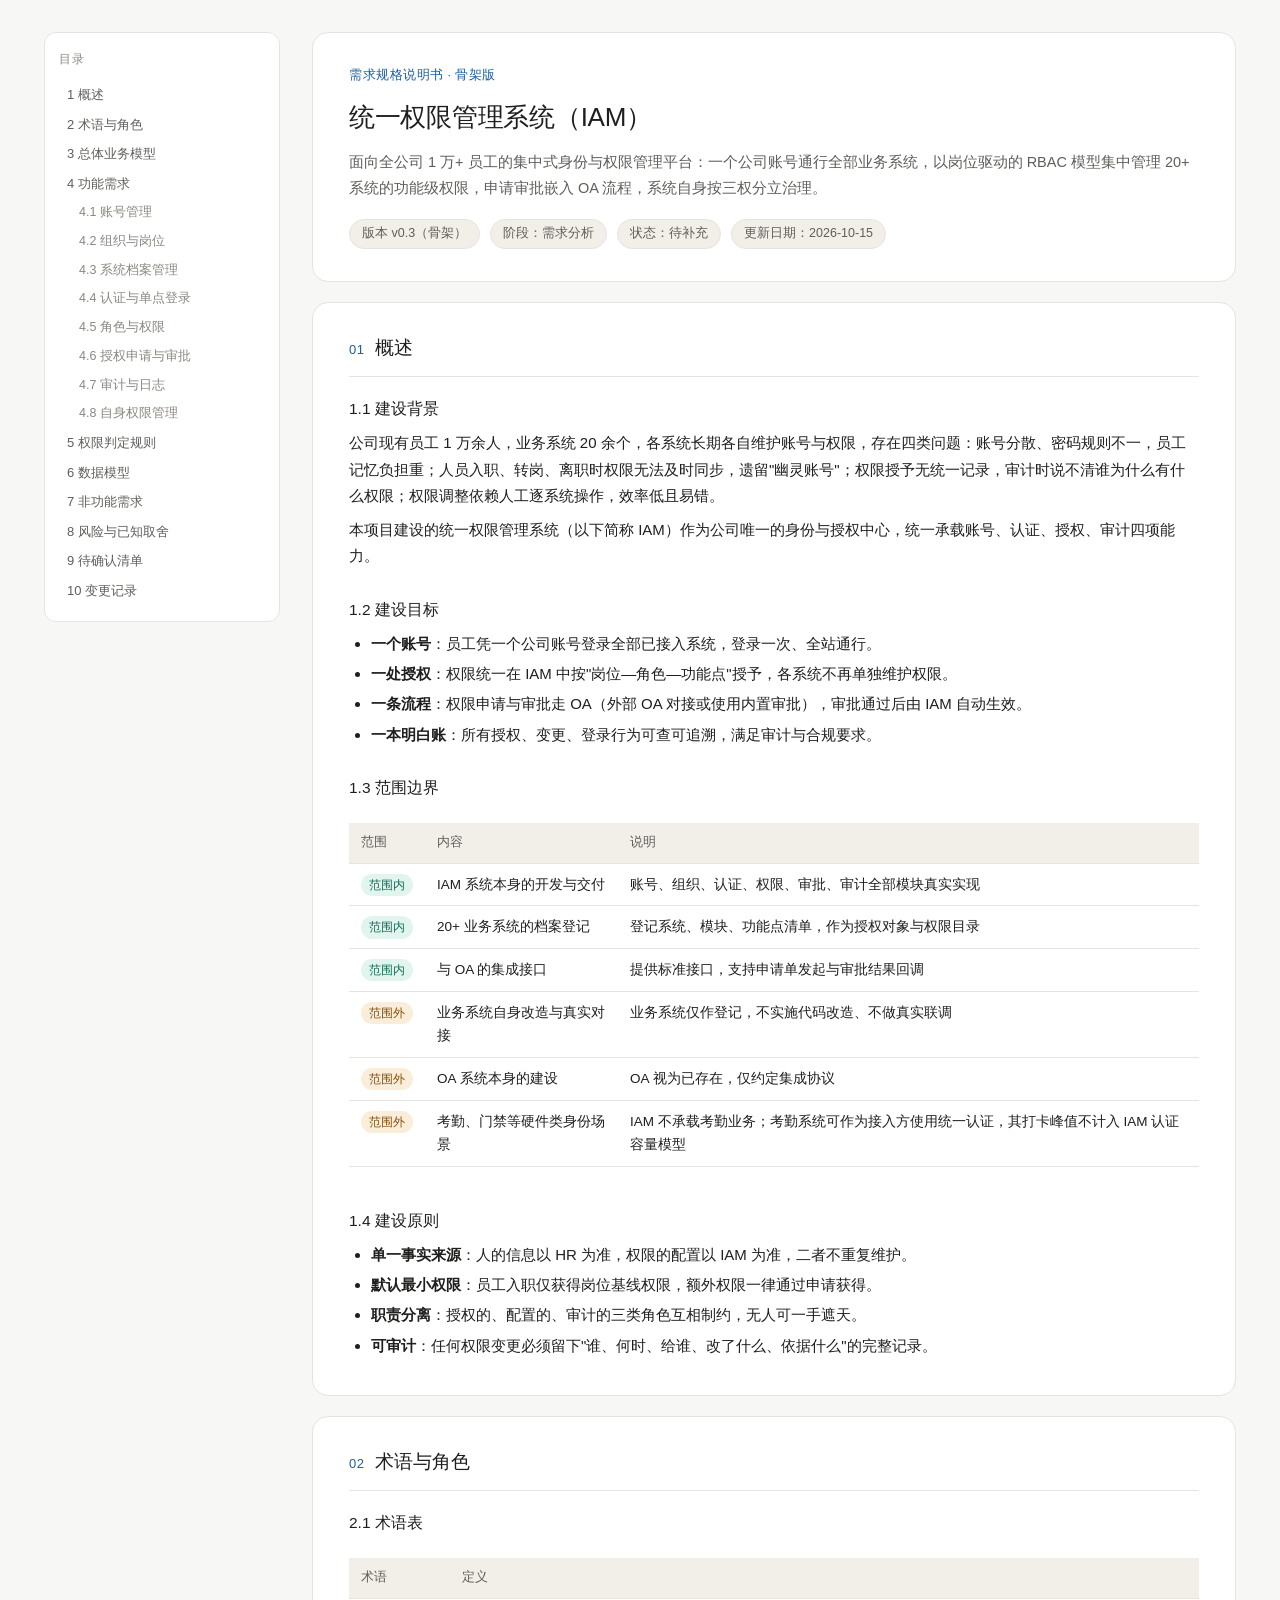
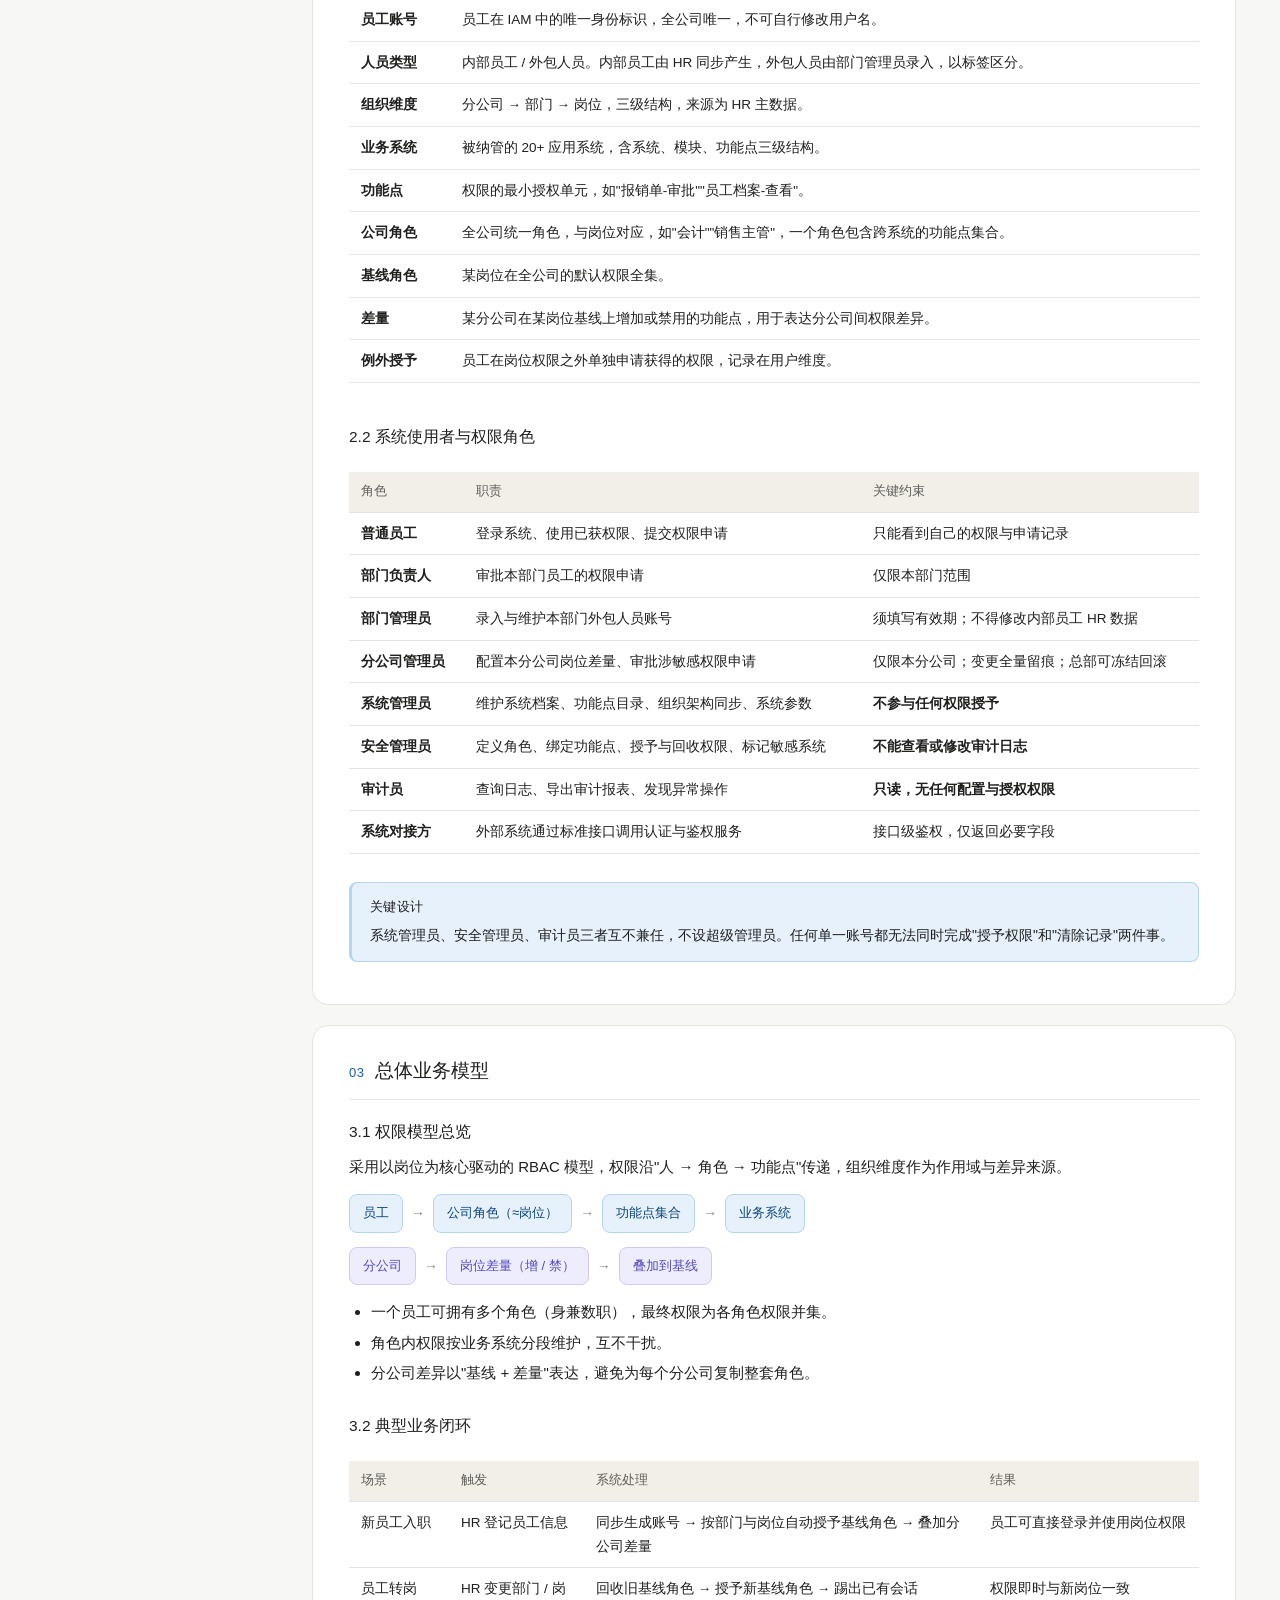
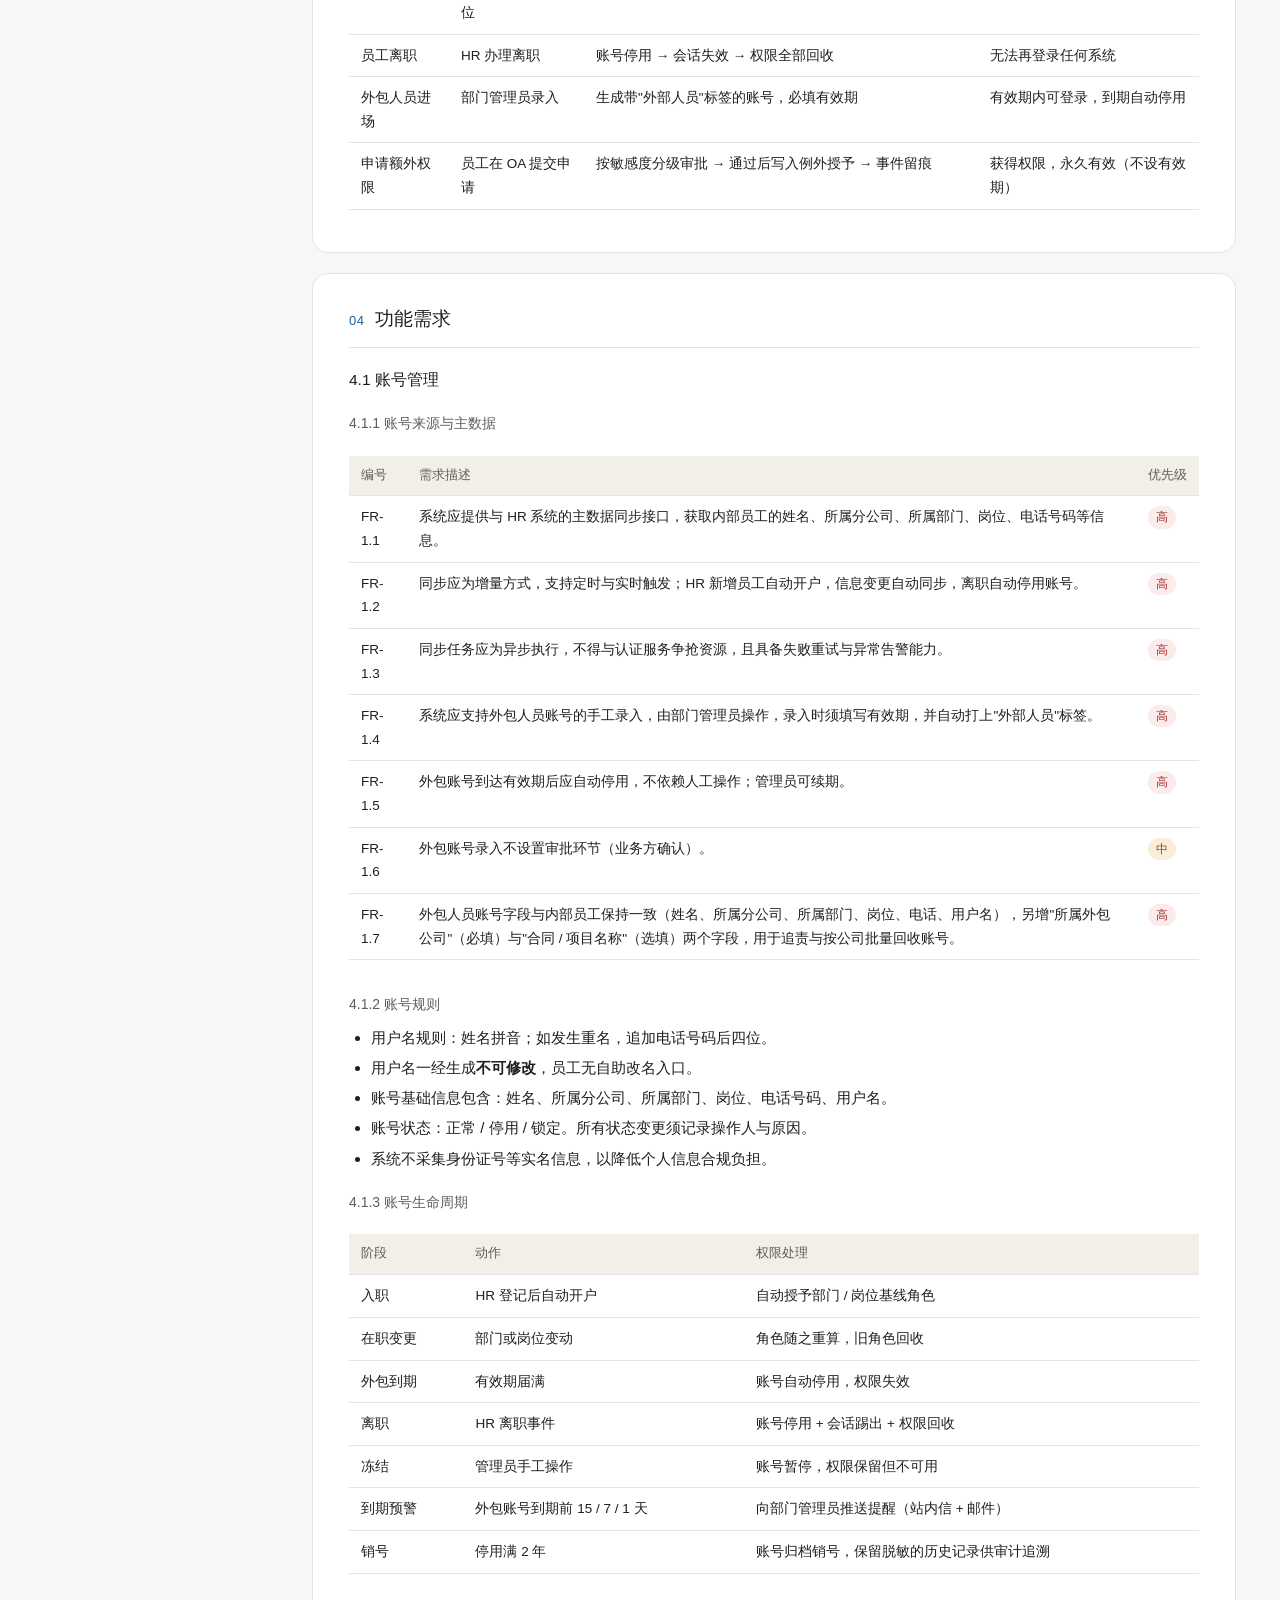
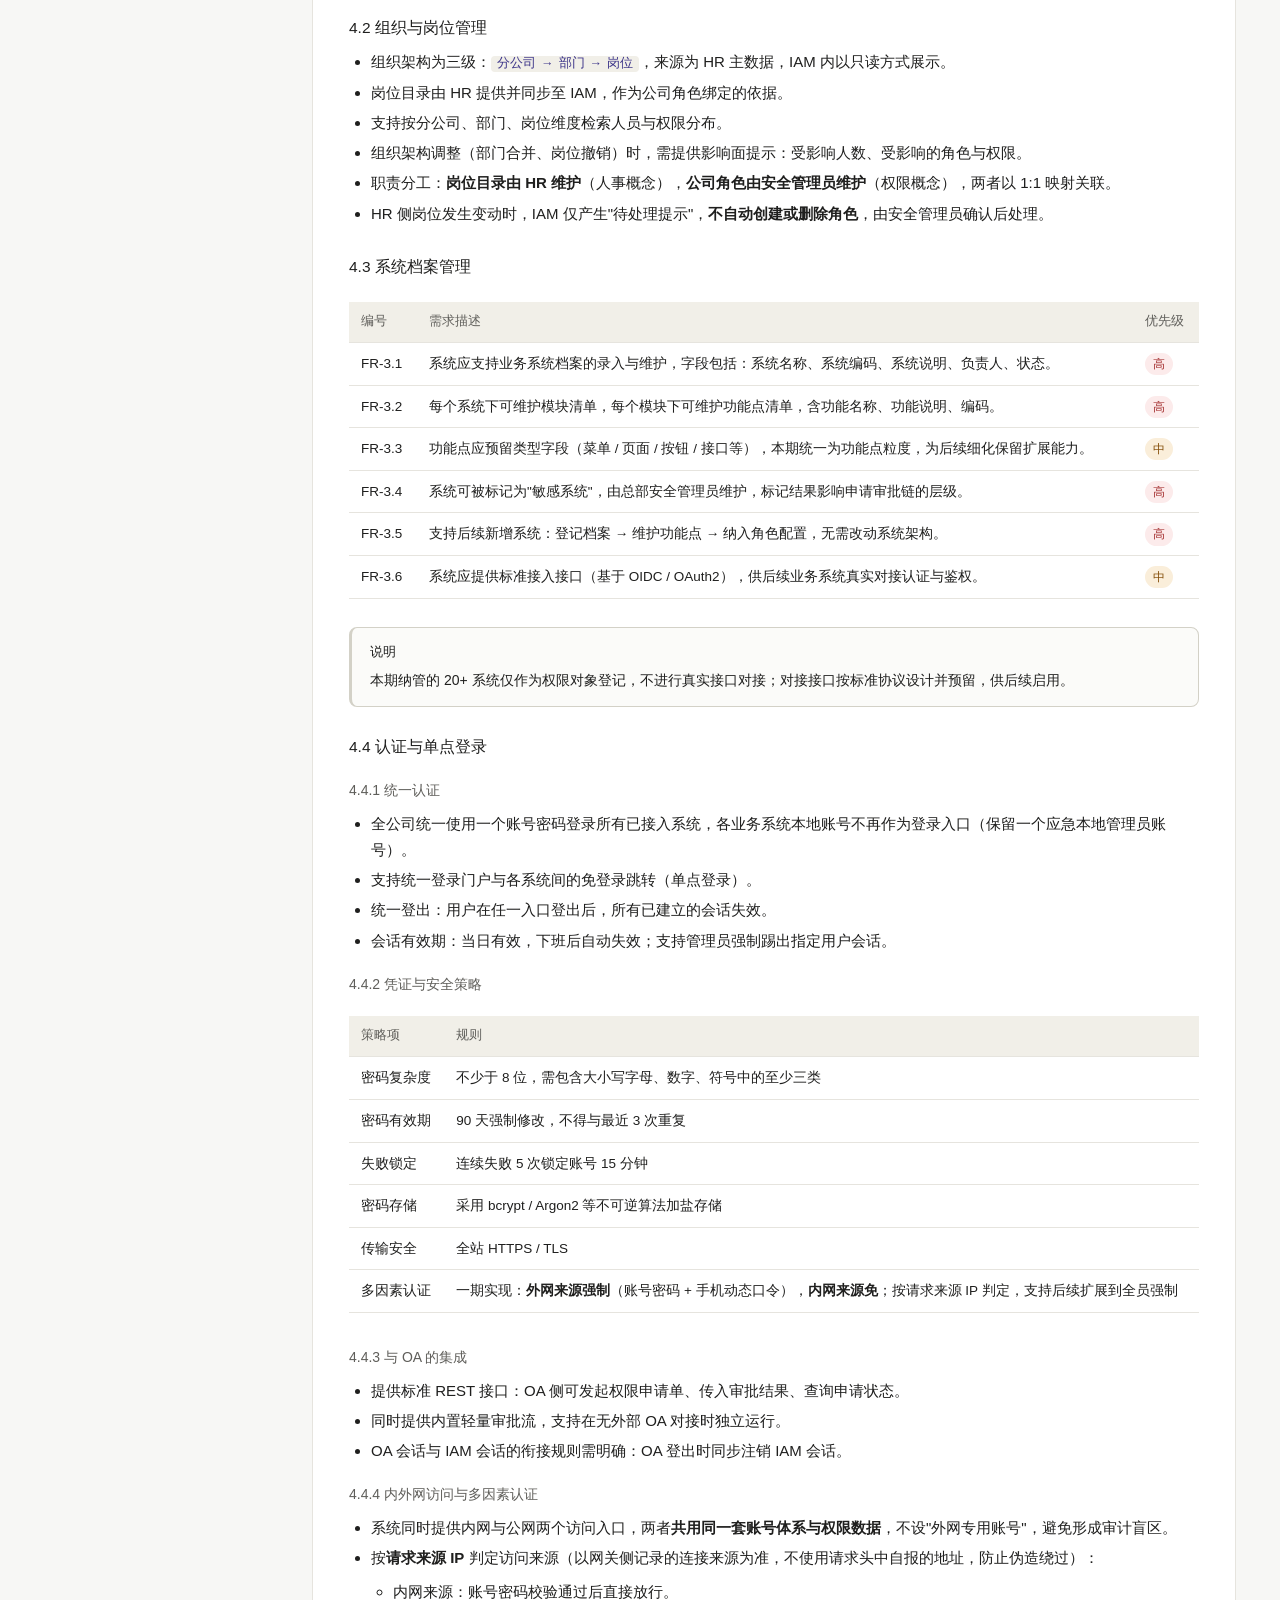
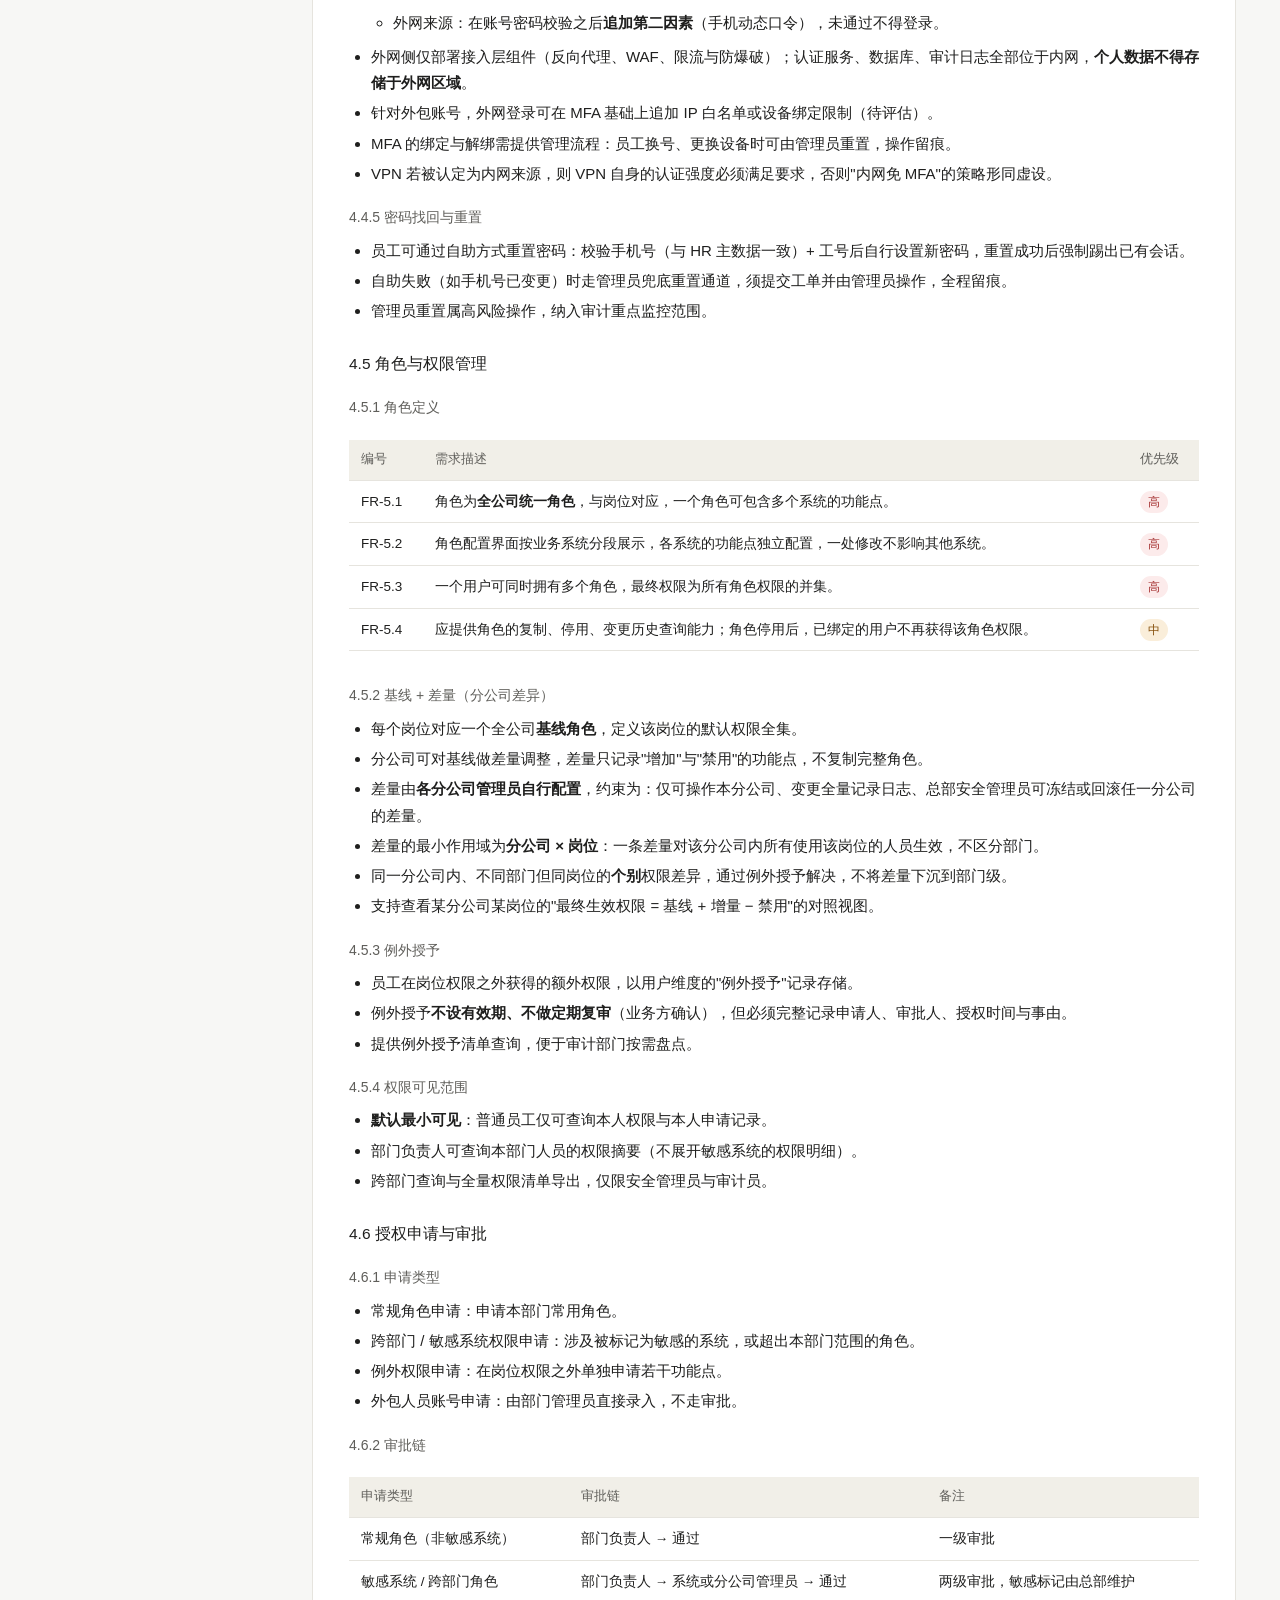
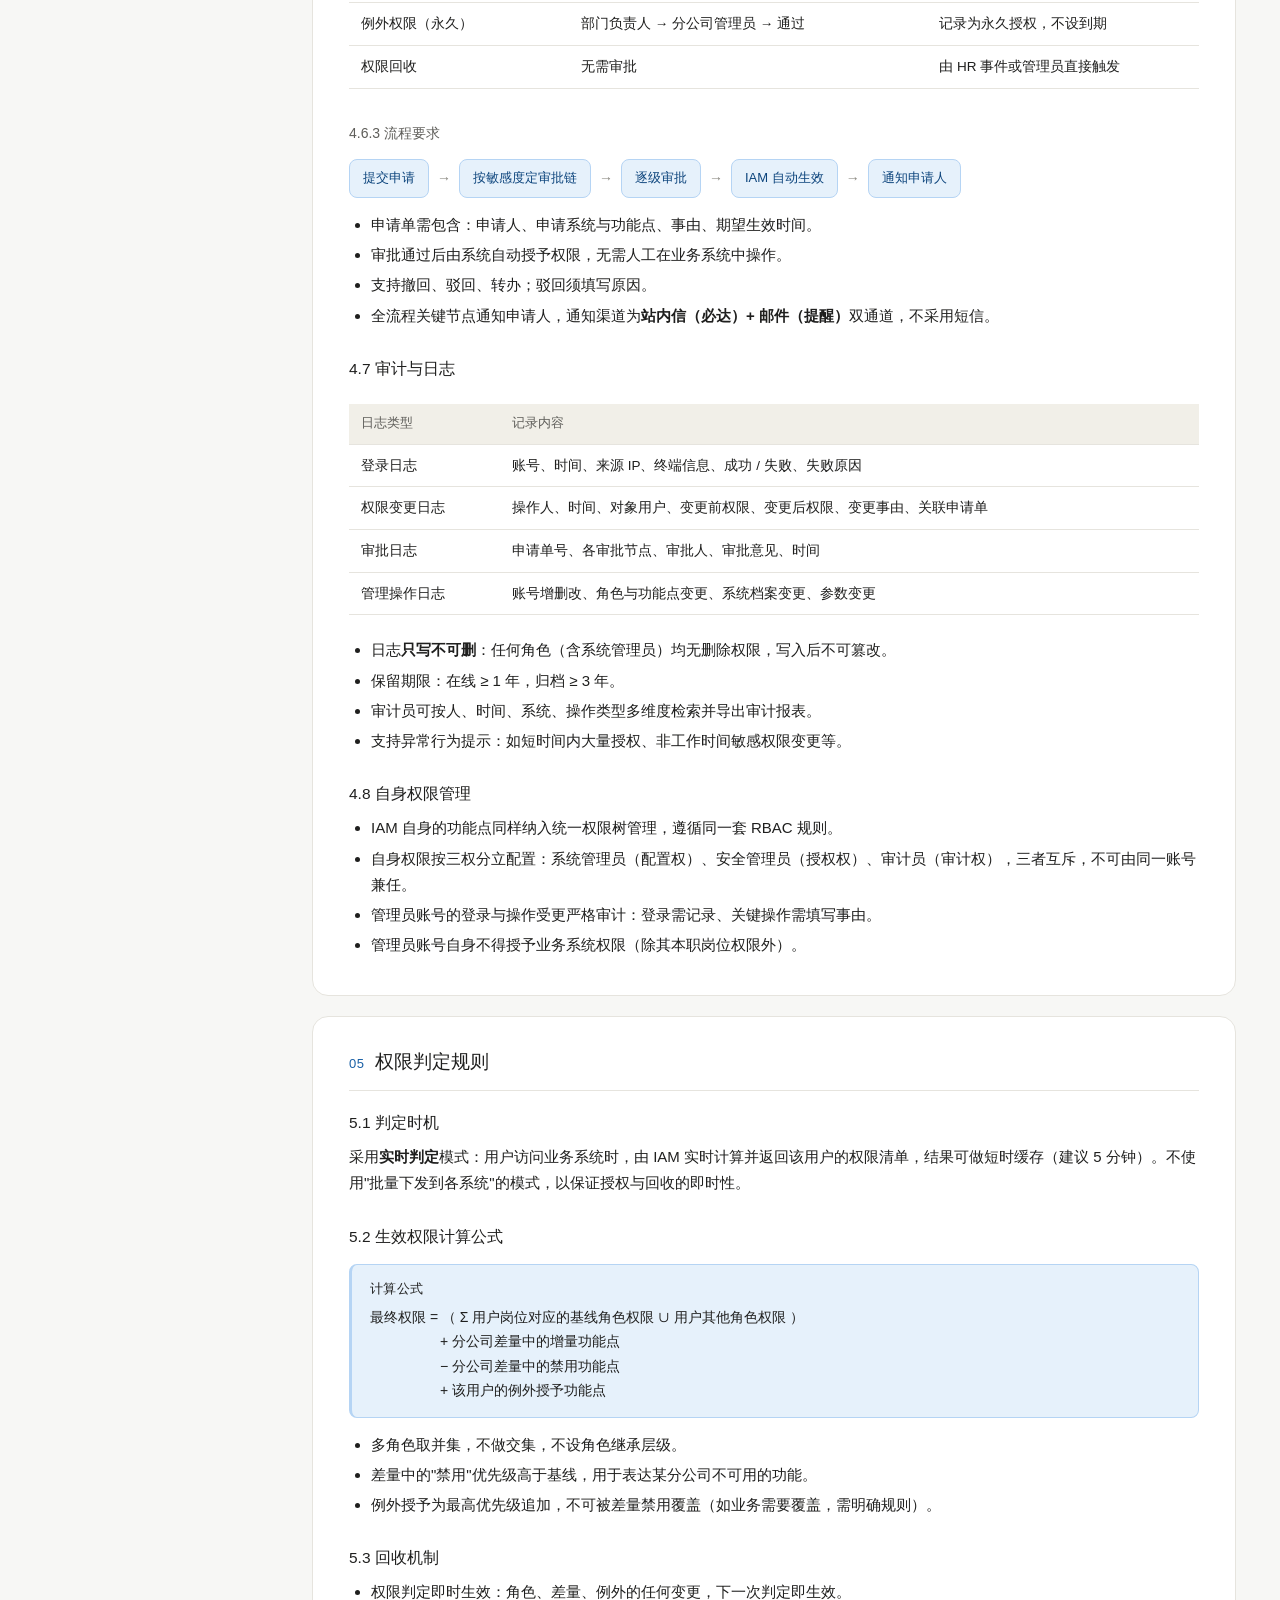
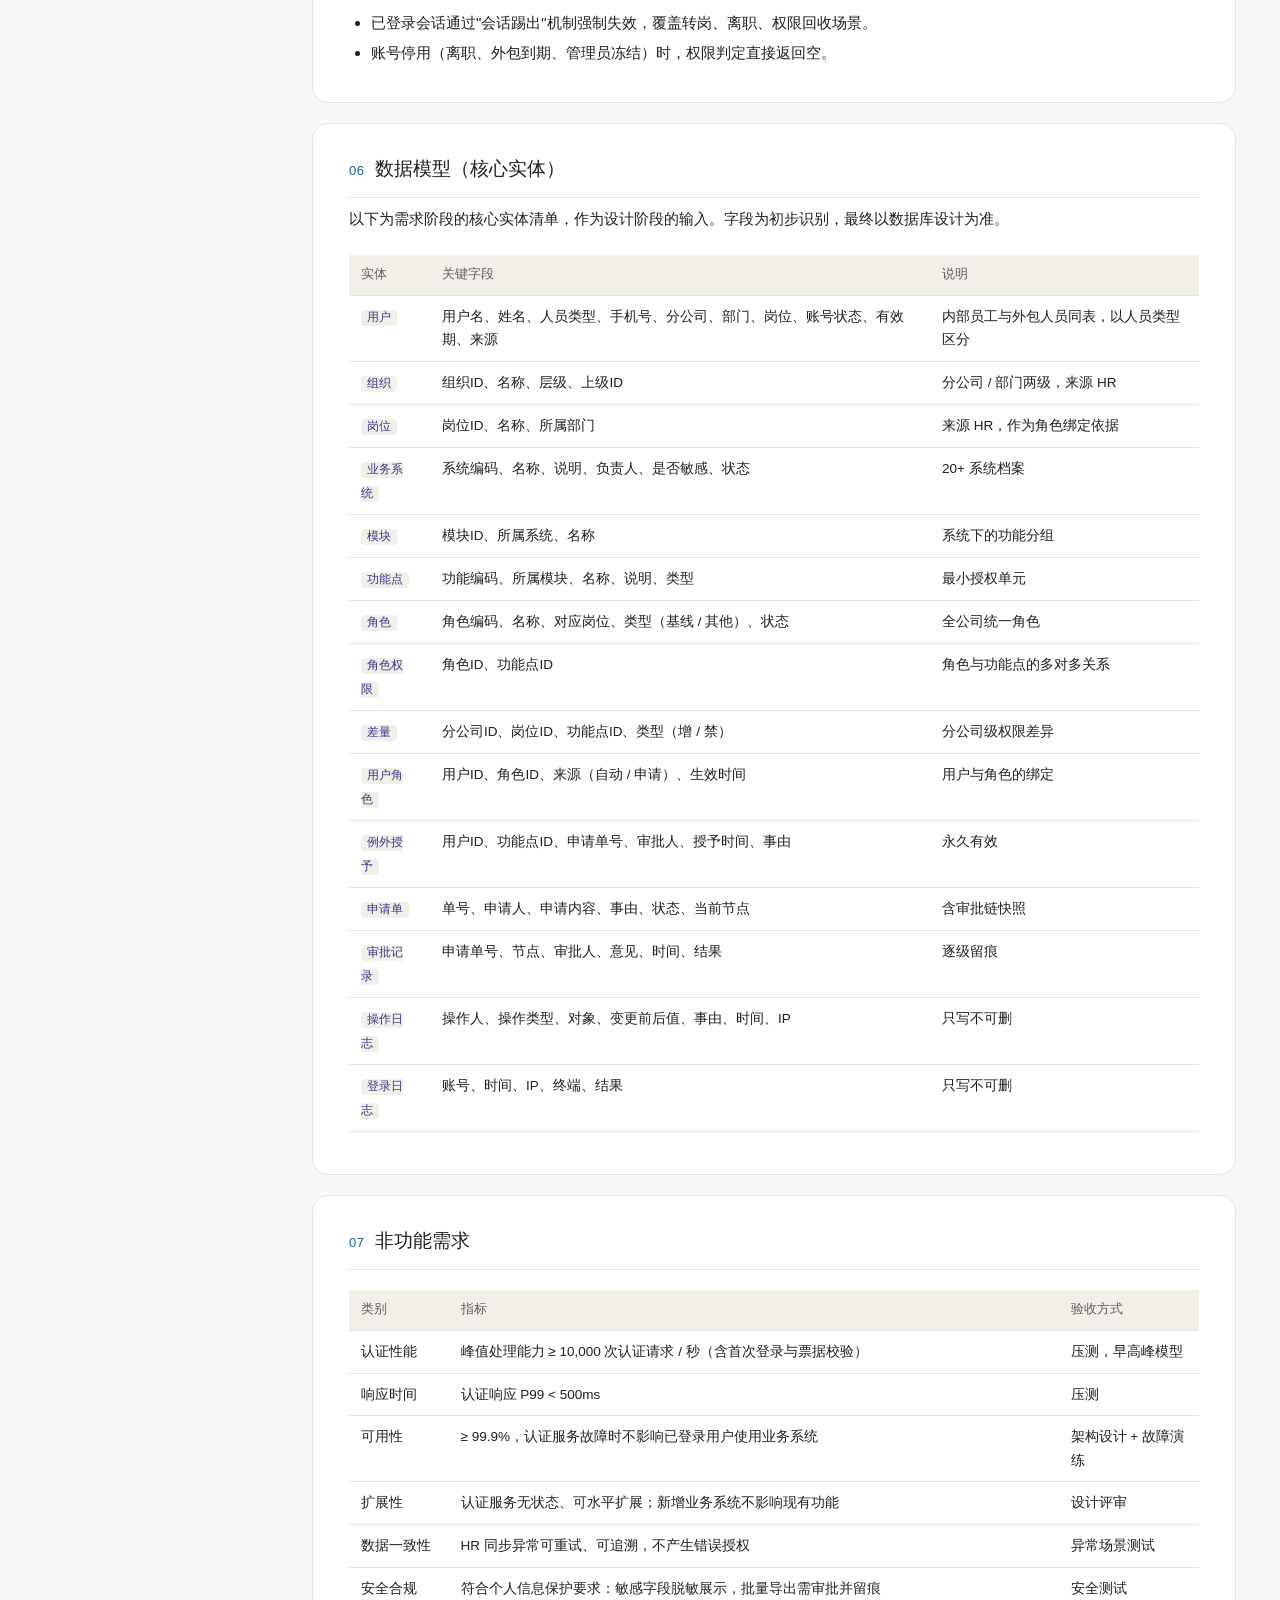
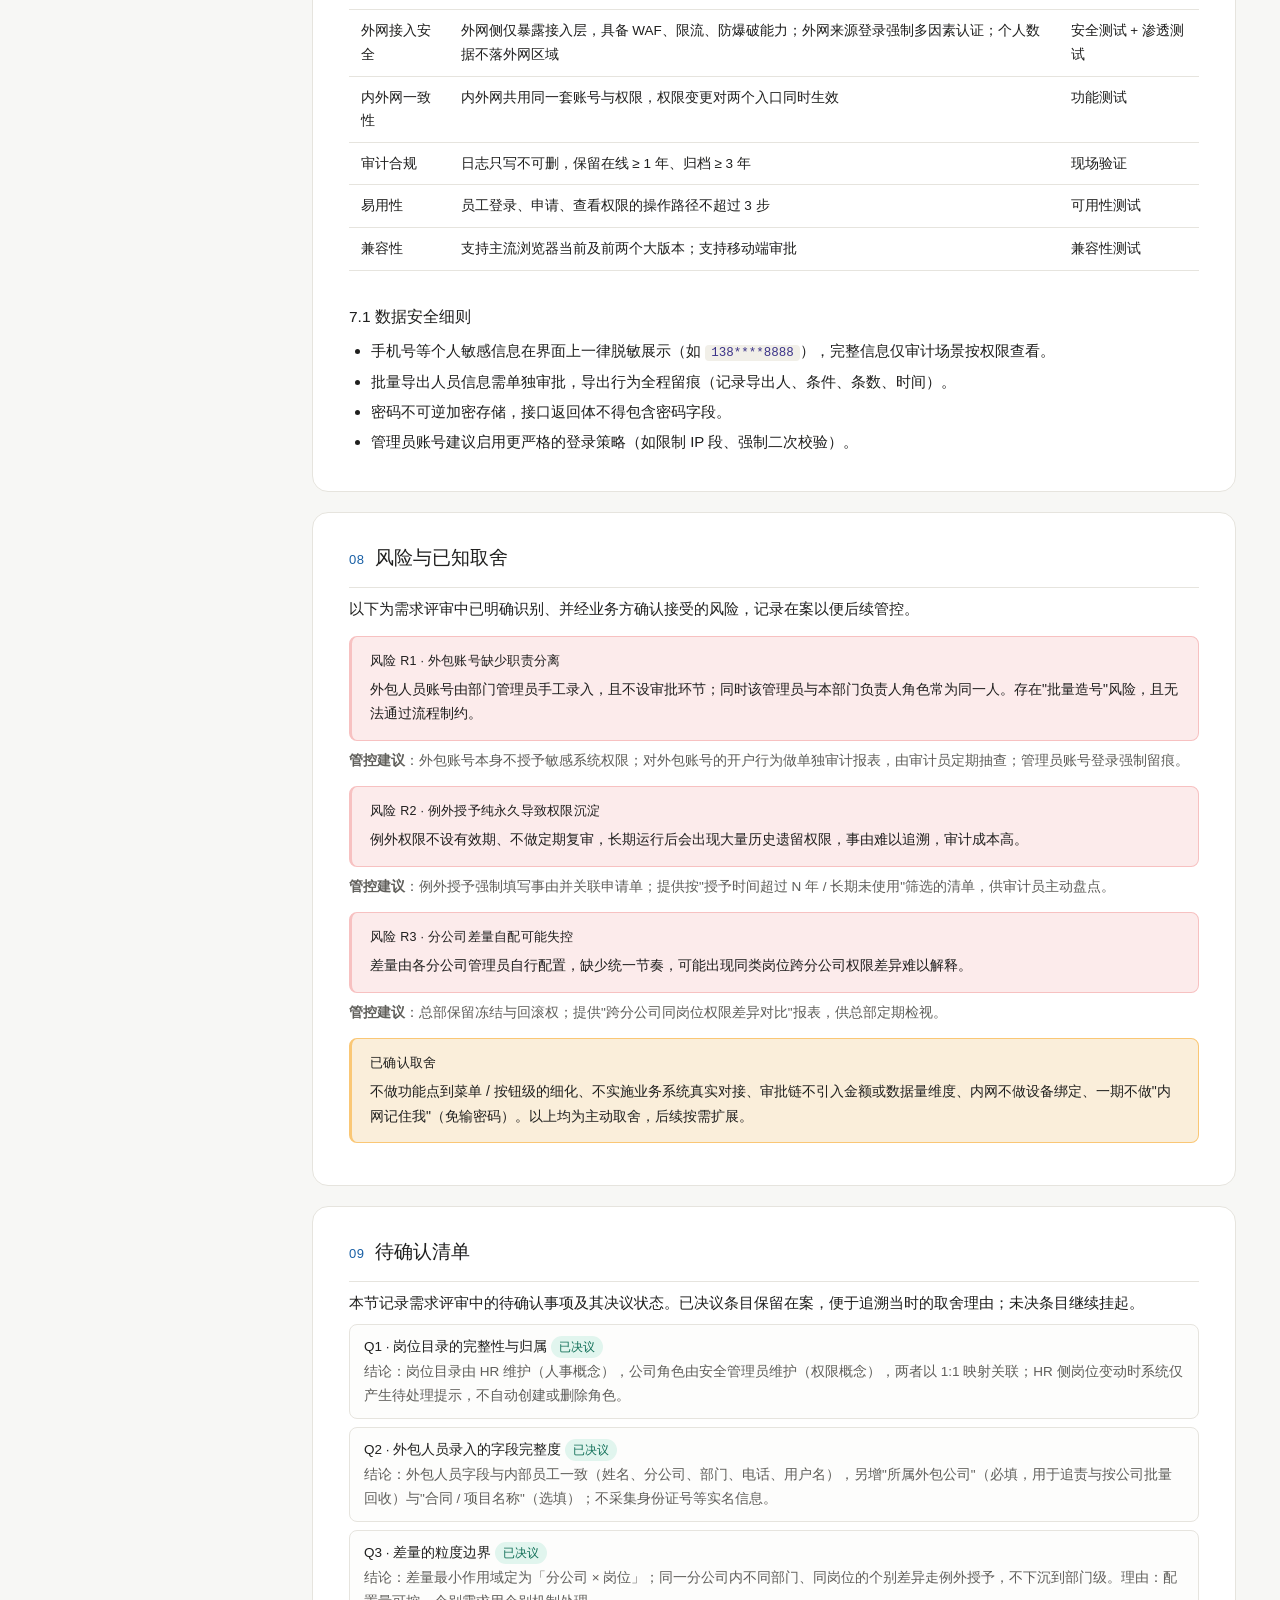
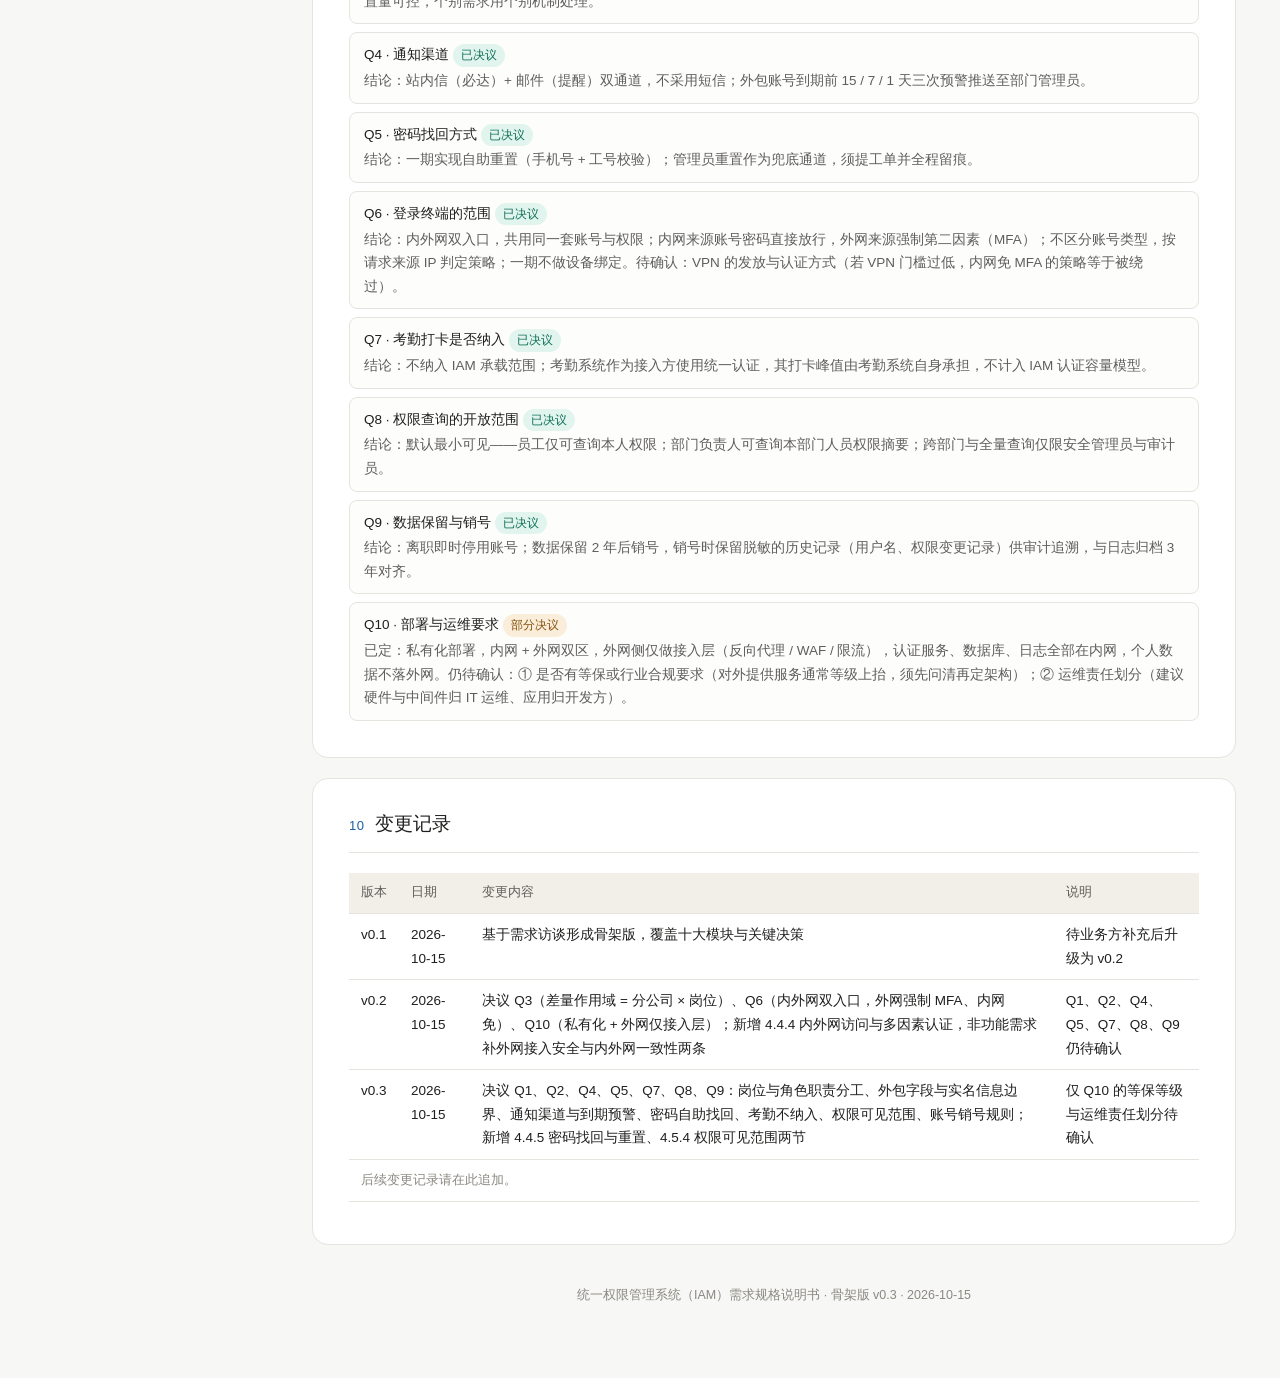
<file: iam-backend/docs/IAM需求规格说明书.html>
<!DOCTYPE html>
<html lang="zh-CN" data-page-node-id="FExc206WynykMpeLmLnxW4">
<head data-page-node-id="fYcgwBBiDgphYXVFAircgx">
<meta charset="UTF-8" data-page-node-id="DXqle46LP2iPI5oDS1SQUw">
<meta name="viewport" content="width=device-width, initial-scale=1.0" data-page-node-id="pyHOZ0DbBbSZUmHzDFlt3g">
<title>统一权限管理系统（IAM）需求规格说明书 · 骨架版 v0.3</title>
<style>
  :root{
    --bg:#f7f7f5; --card:#ffffff; --ink:#1f1f1e; --ink2:#5f5e5a; --ink3:#8a8880;
    --line:#e6e4de; --line2:#d3d1c7;
    --blue:#185fa5; --blue-bg:#e6f1fb; --blue-ink:#0c447c;
    --teal:#0f6e56; --teal-bg:#e1f5ee;
    --purple:#534ab7; --purple-bg:#eeedfe;
    --amber:#854f0b; --amber-bg:#faeeda;
    --red:#a32d2d; --red-bg:#fcebeb;
    --gray-bg:#f1efe8;
  }
  *{box-sizing:border-box;}
  html{scroll-behavior:smooth;}
  body{
    margin:0; background:var(--bg); color:var(--ink);
    font-family:-apple-system,BlinkMacSystemFont,"Segoe UI","PingFang SC","Hiragino Sans GB","Microsoft YaHei",sans-serif;
    font-size:15px; line-height:1.75; -webkit-font-smoothing:antialiased;
  }
  .layout{display:flex; align-items:flex-start; max-width:1240px; margin:0 auto; gap:32px; padding:32px 24px 80px;}
  nav.toc{
    position:sticky; top:32px; flex:0 0 236px; width:236px;
    background:var(--card); border:1px solid var(--line); border-radius:12px; padding:16px 14px;
    font-size:13px; max-height:calc(100vh - 64px); overflow-y:auto;
  }
  nav.toc h4{margin:0 0 10px; font-size:12px; font-weight:500; color:var(--ink3); letter-spacing:.06em;}
  nav.toc a{display:block; padding:5px 8px; color:var(--ink2); text-decoration:none; border-radius:6px; line-height:1.5;}
  nav.toc a:hover{background:var(--gray-bg); color:var(--ink);}
  nav.toc a.sub{padding-left:20px; color:var(--ink3); font-size:12.5px;}
  main{flex:1 1 auto; min-width:0;}

  header.doc{
    background:var(--card); border:1px solid var(--line); border-radius:16px;
    padding:32px 36px; margin-bottom:20px;
  }
  header.doc .eyebrow{font-size:12.5px; color:var(--blue); font-weight:500; letter-spacing:.04em;}
  header.doc h1{margin:8px 0 10px; font-size:26px; font-weight:500; letter-spacing:-.01em;}
  header.doc p.lead{margin:0 0 18px; color:var(--ink2); font-size:14.5px;}
  .meta{display:flex; flex-wrap:wrap; gap:10px;}
  .meta span{
    font-size:12.5px; color:var(--ink2); background:var(--gray-bg);
    border:1px solid var(--line); border-radius:999px; padding:3px 12px;
  }

  section{
    background:var(--card); border:1px solid var(--line); border-radius:16px;
    padding:28px 36px; margin-bottom:20px;
  }
  h2{
    font-size:19px; font-weight:500; margin:0 0 6px; padding-bottom:12px;
    border-bottom:1px solid var(--line); display:flex; align-items:baseline; gap:10px;
  }
  h2 .no{font-size:13px; color:var(--blue); font-weight:500; letter-spacing:.04em;}
  h3{font-size:15.5px; font-weight:500; margin:26px 0 8px; color:var(--ink);}
  h3:first-of-type{margin-top:18px;}
  h4{font-size:14px; font-weight:500; margin:18px 0 6px; color:var(--ink2);}
  p{margin:8px 0;}
  ul,ol{margin:8px 0; padding-left:22px;}
  li{margin:4px 0;}
  code{
    font-family:ui-monospace,Menlo,Consolas,monospace; font-size:12.5px;
    background:var(--gray-bg); padding:1px 6px; border-radius:4px; color:#3c3489;
  }

  table{width:100%; border-collapse:collapse; margin:14px 0; font-size:13.5px;}
  th,td{text-align:left; padding:9px 12px; border-bottom:1px solid var(--line); vertical-align:top;}
  th{background:var(--gray-bg); font-weight:500; color:var(--ink2); font-size:12.5px; white-space:nowrap;}
  tbody tr:hover{background:#fbfbf9;}
  td code{font-size:12px;}
  .tbl-wrap{overflow-x:auto;}

  .tag{display:inline-block; font-size:11.5px; font-weight:500; padding:1px 8px; border-radius:999px; white-space:nowrap;}
  .tag.blue{background:var(--blue-bg); color:var(--blue-ink);}
  .tag.teal{background:var(--teal-bg); color:var(--teal);}
  .tag.purple{background:var(--purple-bg); color:var(--purple);}
  .tag.amber{background:var(--amber-bg); color:var(--amber);}
  .tag.red{background:var(--red-bg); color:var(--red);}

  .box{border:1px solid var(--line2); border-left-width:3px; border-radius:8px; padding:14px 18px; margin:14px 0; background:#fbfbf9; font-size:14px;}
  .box.rec{border-left-color:var(--blue); background:var(--blue-bg); border-color:#b5d4f4;}
  .box.risk{border-left-color:var(--red); background:var(--red-bg); border-color:#f7c1c1;}
  .box.decide{border-left-color:var(--amber); background:var(--amber-bg); border-color:#fac775;}
  .box b{font-weight:500;}
  .box .lbl{display:block; font-size:12.5px; font-weight:500; margin-bottom:4px; letter-spacing:.02em;}

  .grid2{display:grid; grid-template-columns:1fr 1fr; gap:14px;}
  .card{border:1px solid var(--line); border-radius:12px; padding:16px 18px; background:#fdfdfc;}
  .card h4{margin:0 0 6px; font-size:14px; color:var(--ink); font-weight:500;}
  .card p{margin:0; font-size:13.5px; color:var(--ink2);}

  .flow{display:flex; flex-wrap:wrap; gap:8px; align-items:center; margin:14px 0; font-size:13px;}
  .flow .step{background:var(--blue-bg); color:var(--blue-ink); border:1px solid #b5d4f4; border-radius:8px; padding:7px 13px;}
  .flow .step.alt{background:var(--purple-bg); color:var(--purple); border-color:#cecbf6;}
  .flow .arw{color:var(--ink3); font-size:14px;}

  .todo-list{list-style:none; padding-left:0;}
  .todo-list li{padding:10px 14px; border:1px solid var(--line); border-radius:8px; margin:8px 0; background:#fdfdfc; font-size:13.5px;}
  .todo-list li .q{font-weight:500; display:block; margin-bottom:2px;}
  .todo-list li .w{color:var(--ink2);}

  footer{color:var(--ink3); font-size:12.5px; text-align:center; padding:20px 0 0;}

  @media (max-width:920px){
    .layout{flex-direction:column; padding:20px 16px 60px;}
    nav.toc{position:static; width:100%; flex:none; max-height:none;}
    .grid2{grid-template-columns:1fr;}
    section,header.doc{padding:22px 20px;}
  }
  @media print{
    body{background:#fff; font-size:11.5pt;}
    nav.toc{display:none;}
    .layout{display:block; max-width:none; padding:0;}
    section,header.doc{border:none; border-radius:0; padding:0 0 18px; margin-bottom:14px; break-inside:avoid;}
    h2{break-after:avoid;}
    table{break-inside:auto;}
    tr{break-inside:avoid;}
    .box{break-inside:avoid;}
  }
</style>
</head>
<body data-page-node-id="TV3AJRmzBL1jJZhA0QWbaq">
<div class="layout" data-page-node-id="sYjOsmUrTOX7UBjbGf22Da">

<nav class="toc" data-page-node-id="Uz30bHTe2k2vg1bZ6pBnAn">
  <h4 data-page-node-id="DNbS0eAhixaSp5XH1xYfPt">目录</h4>
  <a href="#s1" data-page-node-id="uq0YYN1VqHDnPRGpp9kKmD">1 概述</a>
  <a href="#s2" data-page-node-id="XwdQtXAKBgsXuDo0l21ZWH">2 术语与角色</a>
  <a href="#s3" data-page-node-id="fbUi1JAGqInZ0TId1Z9q6y">3 总体业务模型</a>
  <a href="#s4" data-page-node-id="MBXJBd8G9bkGSDAe9IDaEU">4 功能需求</a>
  <a href="#s4-1" class="sub" data-page-node-id="QFMsnm44mNsrHVpXDn9U6E">4.1 账号管理</a>
  <a href="#s4-2" class="sub" data-page-node-id="fQGg5zYrjWOKTQHe9OQn5j">4.2 组织与岗位</a>
  <a href="#s4-3" class="sub" data-page-node-id="5CEQMmpcex7jLAFJ3VTI6M">4.3 系统档案管理</a>
  <a href="#s4-4" class="sub" data-page-node-id="twt1zOT7ELhjCfCYrIskhm">4.4 认证与单点登录</a>
  <a href="#s4-5" class="sub" data-page-node-id="KtBaXz0BQ1FOPFk9iqxDiy">4.5 角色与权限</a>
  <a href="#s4-6" class="sub" data-page-node-id="oRlBOezVxdc4lzJlU3Epvw">4.6 授权申请与审批</a>
  <a href="#s4-7" class="sub" data-page-node-id="ttIsE9MhAq5mnevh1lcT59">4.7 审计与日志</a>
  <a href="#s4-8" class="sub" data-page-node-id="MFdOw53Wim9cHJcO3NxtmM">4.8 自身权限管理</a>
  <a href="#s5" data-page-node-id="rExwsYsUOdopf9qfJp2kqw">5 权限判定规则</a>
  <a href="#s6" data-page-node-id="V2Isx3V4UMhRwmqGmvW8Zi">6 数据模型</a>
  <a href="#s7" data-page-node-id="eyTC9MfF2HcAaGX4jdk4Lt">7 非功能需求</a>
  <a href="#s8" data-page-node-id="O9i26iJV29Dkz9FhRBup1E">8 风险与已知取舍</a>
  <a href="#s9" data-page-node-id="UjhtWYLc2nT2FHRTHRnS5b">9 待确认清单</a>
  <a href="#s10" data-page-node-id="cViMwxtebtPfrYW3L1XShi">10 变更记录</a>
</nav>

<main data-page-node-id="eIofEtxioD52Am5xIdsm2F">

<header class="doc" data-page-node-id="FX4W8FHAEQGavvONALQH3Z">
  <div class="eyebrow" data-page-node-id="vhQVZFDlPw2Pmbdt2iMqeP">需求规格说明书 · 骨架版</div>
  <h1 data-page-node-id="XQEE9otiZVYHyA9Yp7XHXJ">统一权限管理系统（IAM）</h1>
  <p class="lead" data-page-node-id="H1rJnQDM7pJeBJD4tuWNVl">面向全公司 1 万+ 员工的集中式身份与权限管理平台：一个公司账号通行全部业务系统，以岗位驱动的 RBAC 模型集中管理 20+ 系统的功能级权限，申请审批嵌入 OA 流程，系统自身按三权分立治理。</p>
  <div class="meta" data-page-node-id="HRgChwgLJSRCV7ewZNUWyU">
    <span data-page-node-id="Fg3AozKYek7OpX13gGfn8Z">版本 v0.3（骨架）</span>
    <span data-page-node-id="QOj9mmnQsDVE35NCAMEU3w">阶段：需求分析</span>
    <span data-page-node-id="kufshOqUxi16dhGpJtBj3E">状态：待补充</span>
    <span data-page-node-id="HeF2OiEeXpB3jsytOYJbUr">更新日期：2026-10-15</span>
  </div>
</header>

<section id="s1" data-page-node-id="SKfVHirDOtsakh6YTqAQwr">
  <h2 data-page-node-id="sGQtDhB474s0CX7dDe9IQU"><span class="no" data-page-node-id="Rga1CPdDNIBfwnI3qxpReo">01</span>概述</h2>

  <h3 data-page-node-id="sbueiPZOzwobebmiYkWg1U">1.1 建设背景</h3>
  <p data-page-node-id="XqPZ18U4kPM7vU2Wu8NWIj">公司现有员工 1 万余人，业务系统 20 余个，各系统长期各自维护账号与权限，存在四类问题：账号分散、密码规则不一，员工记忆负担重；人员入职、转岗、离职时权限无法及时同步，遗留"幽灵账号"；权限授予无统一记录，审计时说不清谁为什么有什么权限；权限调整依赖人工逐系统操作，效率低且易错。</p>
  <p data-page-node-id="lA06iU1G7LS04VENEdz1hz">本项目建设的统一权限管理系统（以下简称 IAM）作为公司唯一的身份与授权中心，统一承载账号、认证、授权、审计四项能力。</p>

  <h3 data-page-node-id="uzchQR9KGVOBNczmMj3I37">1.2 建设目标</h3>
  <ul data-page-node-id="izRdAXH78fbBsDdC3P7MNW">
    <li data-page-node-id="DhdwePazvdwcRdWu3v42m2"><b data-page-node-id="w7EZt9UajS3c3OHCiRXljh">一个账号</b>：员工凭一个公司账号登录全部已接入系统，登录一次、全站通行。</li>
    <li data-page-node-id="qPsMIYQBYDQnPYOrqooSNY"><b data-page-node-id="4Y37dbo4eYsiFhZVMgagzp">一处授权</b>：权限统一在 IAM 中按"岗位—角色—功能点"授予，各系统不再单独维护权限。</li>
    <li data-page-node-id="620XervJTgui4IoZ8RalR8"><b data-page-node-id="DjDTZfUQsDRWVs4kGTp2GP">一条流程</b>：权限申请与审批走 OA（外部 OA 对接或使用内置审批），审批通过后由 IAM 自动生效。</li>
    <li data-page-node-id="tG4RYivQ4EmmX71eJtV6XC"><b data-page-node-id="ISauxH3eZwpvUuolGtSkJO">一本明白账</b>：所有授权、变更、登录行为可查可追溯，满足审计与合规要求。</li>
  </ul>

  <h3 data-page-node-id="i27ws7FKi23vi3B24mdw2X">1.3 范围边界</h3>
  <div class="tbl-wrap" data-page-node-id="BccHyD0efPlbQ0qYy4nQM8">
  <table data-page-node-id="uMs4ifImFC5sJnZaGODJob">
    <thead data-page-node-id="Z6XaFOdw0ENXsn6lpM4Rs9"><tr data-page-node-id="z5AZkHi0i5HGzQgU7cY4GL"><th data-page-node-id="kSjRtsErJMhe6BRnO6agmI">范围</th><th data-page-node-id="IH7EuNInAuzD4KbFea7gGY">内容</th><th data-page-node-id="KU1Dik6OQSPTXV7Hq0PbJy">说明</th></tr></thead>
    <tbody data-page-node-id="mvWLeTlLcwxdLGC64sHm9C">
      <tr data-page-node-id="FOCk6nwXxWILp91ekQM1dm"><td data-page-node-id="rizQUZL6huxbb1D797i2RW"><span class="tag teal" data-page-node-id="QkByBZy4M5AldWlYt2tGvT">范围内</span></td><td data-page-node-id="sRHDiKqjOC27d9DXf5zy51">IAM 系统本身的开发与交付</td><td data-page-node-id="QxswAV0xdTqcBldICEI8nR">账号、组织、认证、权限、审批、审计全部模块真实实现</td></tr>
      <tr data-page-node-id="m2D0BVo5Hps86g1rZpKufz"><td data-page-node-id="SNV37z2QGYSczGJXldiI8E"><span class="tag teal" data-page-node-id="bJQ2Jz17ddfT0AXwSx8ZKk">范围内</span></td><td data-page-node-id="frIf9mZbaohqWAFHKB1fsn">20+ 业务系统的档案登记</td><td data-page-node-id="RySW7gSGTEIV5KSLjFuaFV">登记系统、模块、功能点清单，作为授权对象与权限目录</td></tr>
      <tr data-page-node-id="r1lj54mJ1JCg1tz2xnE6jE"><td data-page-node-id="O0KHrvtzzH71eNKHTTWzIR"><span class="tag teal" data-page-node-id="ne95Xpzw7ClGrxdTlAWsvy">范围内</span></td><td data-page-node-id="02FpP6xa7FrHMuXKZLStQZ">与 OA 的集成接口</td><td data-page-node-id="0hnCuk0qLPaNcgFZnnHlbx">提供标准接口，支持申请单发起与审批结果回调</td></tr>
      <tr data-page-node-id="qkubsHgHuMZmNkoywaA4zC"><td data-page-node-id="scHAQ26jZuwU9dlooYKNob"><span class="tag amber" data-page-node-id="gF8t1WBgX3Eipu4ABuOC3P">范围外</span></td><td data-page-node-id="99oILn3NP5Tp3sWJTsQTnX">业务系统自身改造与真实对接</td><td data-page-node-id="il3kSkhrHivSnfQgbZHHUQ">业务系统仅作登记，不实施代码改造、不做真实联调</td></tr>
      <tr data-page-node-id="50JEt3LMZKKOHZvDZ8JEnf"><td data-page-node-id="KmvCfEA27UtvKE9Z4Qsspv"><span class="tag amber" data-page-node-id="8JrlMu79F6287sOtoBCw3I">范围外</span></td><td data-page-node-id="GH1ORpeIHb3EuNGlyIqlSB">OA 系统本身的建设</td><td data-page-node-id="AdZKBgszYQKdCbMzmE0zRy">OA 视为已存在，仅约定集成协议</td></tr>
      <tr data-page-node-id="mtlu6Jcoe91g7tIyNCd1QQ"><td data-page-node-id="FB4ajnzB2vR3Om9h6cYcy3"><span class="tag amber" data-page-node-id="G7KWCNzXZM0n8bQGybXOyv">范围外</span></td><td data-page-node-id="EJ6Tj3749mA27DzdZpmEXB">考勤、门禁等硬件类身份场景</td><td data-page-node-id="u0uSBIMBRcHoqU5ReD6jJe">IAM 不承载考勤业务；考勤系统可作为接入方使用统一认证，其打卡峰值不计入 IAM 认证容量模型</td></tr>
    </tbody>
  </table>
  </div>

  <h3 data-page-node-id="6WoiULoxEtUw3HGCZcBjY0">1.4 建设原则</h3>
  <ul data-page-node-id="zEq7XDabv12VyXgXjWGEdH">
    <li data-page-node-id="YNlNkbCj8Ygo3VHLEAGrkB"><b data-page-node-id="zR4GUW2Ugcc4bfkxugznS8">单一事实来源</b>：人的信息以 HR 为准，权限的配置以 IAM 为准，二者不重复维护。</li>
    <li data-page-node-id="dBSvc4Q1mKXEXdlizCL8MM"><b data-page-node-id="OdhtCggIbauXRV3jUS7E44">默认最小权限</b>：员工入职仅获得岗位基线权限，额外权限一律通过申请获得。</li>
    <li data-page-node-id="1ijIR28Xl99koc6Y6LD0H3"><b data-page-node-id="uHXLMsSOMWVvkN3QH6m05l">职责分离</b>：授权的、配置的、审计的三类角色互相制约，无人可一手遮天。</li>
    <li data-page-node-id="5m9spfA9b9dL9pW1TnJ4Jo"><b data-page-node-id="A7itFVjtUHMrhhYEUl9ocm">可审计</b>：任何权限变更必须留下"谁、何时、给谁、改了什么、依据什么"的完整记录。</li>
  </ul>
</section>

<section id="s2" data-page-node-id="lsYvsx35pb4170l1dBTz8P">
  <h2 data-page-node-id="u96wj7q4aMQtrHNGkjYYEp"><span class="no" data-page-node-id="akgERCXoWOspiRqJ7s64WM">02</span>术语与角色</h2>

  <h3 data-page-node-id="eGbL5CEAKYT9punym6TkTV">2.1 术语表</h3>
  <div class="tbl-wrap" data-page-node-id="uUYViu70o4zWtYxCOzDWZz">
  <table data-page-node-id="qx8KTmdwsOoCUWlJqTNcko">
    <thead data-page-node-id="PqArFr9CIh3CXTksTYEyZ4"><tr data-page-node-id="Jbwcgz7dQbsDTQYZf1gMO9"><th data-page-node-id="LGyj4SigAlsCmJ9ngCsSZq">术语</th><th data-page-node-id="NOB705mIcWjnb85igkDqI8">定义</th></tr></thead>
    <tbody data-page-node-id="cNqJtF6hgKNrtgnNEWOefI">
      <tr data-page-node-id="zNmsuPbAK8ioYXadCXI0Nw"><td data-page-node-id="ik70Ei5BNHD7YU4kSjG4FT"><b data-page-node-id="zHWLUdHsiS2jVCRCqFJKrr">员工账号</b></td><td data-page-node-id="kwQ7Ku2JzWEt5V85NEaEew">员工在 IAM 中的唯一身份标识，全公司唯一，不可自行修改用户名。</td></tr>
      <tr data-page-node-id="WJFBeExOoFmcNmZFOhnWxP"><td data-page-node-id="RiVVRWi3DMB8UiHz4pKdBp"><b data-page-node-id="ScXGtVYbr3oDShnlJSFgv2">人员类型</b></td><td data-page-node-id="XaUXvIGqMJwn7DQO6KVeC9">内部员工 / 外包人员。内部员工由 HR 同步产生，外包人员由部门管理员录入，以标签区分。</td></tr>
      <tr data-page-node-id="953EofCFXrhDRDtPk2GXWE"><td data-page-node-id="hhDf7AkPBHXfEXQ2shAmHv"><b data-page-node-id="feARR0o6WJf6W2oB3VYRbz">组织维度</b></td><td data-page-node-id="TEgps0prDPc64VaulQyEn8">分公司 → 部门 → 岗位，三级结构，来源为 HR 主数据。</td></tr>
      <tr data-page-node-id="aNBeJf0Ammum3t1QtlVoYt"><td data-page-node-id="x002Z2OxCEayNaO8VHFacS"><b data-page-node-id="J7mWrkQNjzcGOi4krL9c9C">业务系统</b></td><td data-page-node-id="3BBeEUwi9VSYN6BDncz4ZP">被纳管的 20+ 应用系统，含系统、模块、功能点三级结构。</td></tr>
      <tr data-page-node-id="tw3rskwI5v49h0A2AWo48H"><td data-page-node-id="PV1uGz3ky5OqFVhCa06KOX"><b data-page-node-id="Qm7pAxyL7bzPkas191xVu2">功能点</b></td><td data-page-node-id="6UoiD5HKVbZu8ZS4nKyKi7">权限的最小授权单元，如"报销单-审批""员工档案-查看"。</td></tr>
      <tr data-page-node-id="Bql8Fs3Ql46vweTHiXQrpj"><td data-page-node-id="uPPMKWPqXqlhKdDQSvz9fX"><b data-page-node-id="vSABTwC4q4zVKbEwBCnS9Y">公司角色</b></td><td data-page-node-id="vv9zykn9Xh8Gdnl99PAE9f">全公司统一角色，与岗位对应，如"会计""销售主管"，一个角色包含跨系统的功能点集合。</td></tr>
      <tr data-page-node-id="J36XZD3Vqur3UJVwoyBKEZ"><td data-page-node-id="nVYvVQotlSPR4J4H8vnUfn"><b data-page-node-id="BKhm8XqPeHvKGhAZ0156uZ">基线角色</b></td><td data-page-node-id="sBbmIpTFzeCMkcGPm4FH61">某岗位在全公司的默认权限全集。</td></tr>
      <tr data-page-node-id="7kMp6PW4wCGl225dVbq2WV"><td data-page-node-id="9eCo3RYAjHNfKtO0iEhsBG"><b data-page-node-id="8WVyTBAZmGThBlyRd7RTUR">差量</b></td><td data-page-node-id="rzwnVRixTHQmCgugw4XKEa">某分公司在某岗位基线上增加或禁用的功能点，用于表达分公司间权限差异。</td></tr>
      <tr data-page-node-id="O7Oldv9x2Og4GQkYKhPI6W"><td data-page-node-id="HZiKZHk6PWb8LrytB9Yi3J"><b data-page-node-id="RtnlGCSQ5w191xuy1mX7jw">例外授予</b></td><td data-page-node-id="CYOQ1S4GUcHdSvl4SBZysh">员工在岗位权限之外单独申请获得的权限，记录在用户维度。</td></tr>
    </tbody>
  </table>
  </div>

  <h3 data-page-node-id="8FikAoiWFPQoOtZ4pG1gAz">2.2 系统使用者与权限角色</h3>
  <div class="tbl-wrap" data-page-node-id="wssYANKPTyO5akB3Jkn3RZ">
  <table data-page-node-id="Zw8QvN9gn3URygRd8OjAwx">
    <thead data-page-node-id="aS7GuF1OFQJv4XffJVaXZG"><tr data-page-node-id="LTwU0axAdfIqv7WvumKaZC"><th data-page-node-id="1z02yiHhO1QyQ2lB52JJXo">角色</th><th data-page-node-id="mzFbjaz9TIIHwEgYzTeY4F">职责</th><th data-page-node-id="EdDMPWshQHEstrDfuUpBRx">关键约束</th></tr></thead>
    <tbody data-page-node-id="xDDCMUTwIVfY0Lac2thmMs">
      <tr data-page-node-id="xSmAh01XIS7ndxZr16czIl"><td data-page-node-id="5bEdf7cpzZF0AMIwIFP0oO"><b data-page-node-id="66vwlbyUqiuxsuebwtJqkW">普通员工</b></td><td data-page-node-id="XXOln21SDGcs3oEZol7l6G">登录系统、使用已获权限、提交权限申请</td><td data-page-node-id="yLZb72N7cdRtT73AUByMUu">只能看到自己的权限与申请记录</td></tr>
      <tr data-page-node-id="upsXYQnUvoP61FHXDIk0FH"><td data-page-node-id="23IN5U7IaPMAOpTUSURfs6"><b data-page-node-id="pUX8lEZYnjJZwnGbzJxzBL">部门负责人</b></td><td data-page-node-id="tKSTWawY3qBwXqsgYZCJve">审批本部门员工的权限申请</td><td data-page-node-id="puW1fw2nQJqbStPcNLlgSY">仅限本部门范围</td></tr>
      <tr data-page-node-id="PnG9WwPatk1aR3NsHGWWJl"><td data-page-node-id="q2rrqFB4jGTFdmgg2eQ1kl"><b data-page-node-id="K9smUtB9ETH3pVhuuWwYb3">部门管理员</b></td><td data-page-node-id="nyyDH2psgsLQMUFqdYOwRg">录入与维护本部门外包人员账号</td><td data-page-node-id="FSELViDA4RCD5kDIFoUf30">须填写有效期；不得修改内部员工 HR 数据</td></tr>
      <tr data-page-node-id="UrJ8P7h6qbfQbLme1Hod0w"><td data-page-node-id="OPy7NFyZBGNmooZY3gAjjj"><b data-page-node-id="dy46io066JMXQ5N71nIKgi">分公司管理员</b></td><td data-page-node-id="JG5jHzz3giSDV0WcggBz0Z">配置本分公司岗位差量、审批涉敏感权限申请</td><td data-page-node-id="3n9lNCrJKVvia6Rnaqzs8D">仅限本分公司；变更全量留痕；总部可冻结回滚</td></tr>
      <tr data-page-node-id="jEcQaMlCUc6k6oWiNuIvbn"><td data-page-node-id="MZYclH56vuvBG4p4mhvg4U"><b data-page-node-id="JwEMFNvJQeb31NUgLEXwjs">系统管理员</b></td><td data-page-node-id="0RF1WG4rY6R9OZWvJO6MKh">维护系统档案、功能点目录、组织架构同步、系统参数</td><td data-page-node-id="5AlLUpu5e8RjLJuKYas4kr"><b data-page-node-id="lJMUVmKTVA5E8iHzyFm7IU">不参与任何权限授予</b></td></tr>
      <tr data-page-node-id="2QvQBd3Dcs09GldRSmZmkv"><td data-page-node-id="lw6e90vs8hERe8bQLWCFsA"><b data-page-node-id="v4Fj72zDtAoSg7slee7u8u">安全管理员</b></td><td data-page-node-id="BiIZDsjve2WfYrYqUmHDgR">定义角色、绑定功能点、授予与回收权限、标记敏感系统</td><td data-page-node-id="DJpFp3iLmvq3VMQJ19npWf"><b data-page-node-id="9pQAg5ziF5ZenwakM3Fcac">不能查看或修改审计日志</b></td></tr>
      <tr data-page-node-id="hyjXkkrA5YSjMvgJerAEUl"><td data-page-node-id="R2Lt3tz6gRky5OeXFS48oG"><b data-page-node-id="J4pEOPBSt6cOTGHGNn0oOJ">审计员</b></td><td data-page-node-id="oDwcTgskP74p4gBtecSbOz">查询日志、导出审计报表、发现异常操作</td><td data-page-node-id="p2lGFXCKbDqIz8efA4uf08"><b data-page-node-id="xG9frPnGkEDJH78N17pyyq">只读，无任何配置与授权权限</b></td></tr>
      <tr data-page-node-id="6dlnkHb6aCzSUucABmE2y7"><td data-page-node-id="xyYJD4LKZc4j8r3EYdjBxx"><b data-page-node-id="xfdc4ozszk3rZrjt8IHBg8">系统对接方</b></td><td data-page-node-id="ClRH4bByVAwic3CPgnwXC7">外部系统通过标准接口调用认证与鉴权服务</td><td data-page-node-id="GDP7pHEO65hAHOicFwwDhG">接口级鉴权，仅返回必要字段</td></tr>
    </tbody>
  </table>
  </div>
  <div class="box rec" data-page-node-id="tB6prZXVrSnhEnhZgmryS1"><span class="lbl" data-page-node-id="eqJ3wtnqAOWdf81PCa0YCA">关键设计</span>系统管理员、安全管理员、审计员三者互不兼任，<b data-page-node-id="zCtdcVSuIhLbpc0cjMEPJi">不设超级管理员</b>。任何单一账号都无法同时完成"授予权限"和"清除记录"两件事。</div>
</section>

<section id="s3" data-page-node-id="Fac5n0wtZZ76EIYHcbKwsZ">
  <h2 data-page-node-id="bIGNAwasqTfwWLcTY9aUPr"><span class="no" data-page-node-id="oKfaQHXsMD4EV1vnB3Nrvp">03</span>总体业务模型</h2>

  <h3 data-page-node-id="kDfrIjyacAU8IZGXmH1OE4">3.1 权限模型总览</h3>
  <p data-page-node-id="HlzK0CRp1DSBOAuer2v9DY">采用以岗位为核心驱动的 RBAC 模型，权限沿"人 → 角色 → 功能点"传递，组织维度作为作用域与差异来源。</p>
  <div class="flow" data-page-node-id="NIfocGD4tqveg4UrXfF4Ce">
    <span class="step" data-page-node-id="ToncDmBTQWYWLQg3rmhFPd">员工</span><span class="arw" data-page-node-id="lSrIIFV0UrQXSQ2EklMX5w">→</span>
    <span class="step" data-page-node-id="hDaGnhk8r0pv8APRXCU5bu">公司角色（≈岗位）</span><span class="arw" data-page-node-id="eJaUAao3PLAy7TPl8RDKbZ">→</span>
    <span class="step" data-page-node-id="F6RT6VcoCviATKe9p0SxJF">功能点集合</span><span class="arw" data-page-node-id="WAK0L1Ihw83DfEbwcuJaEP">→</span>
    <span class="step" data-page-node-id="tcGmEMwJHKv42RAVcUCubM">业务系统</span>
  </div>
  <div class="flow" data-page-node-id="BdBzzAUmaqXvFd9cCEx0HG">
    <span class="step alt" data-page-node-id="lhBHvWRmxPL95DCKB6C03L">分公司</span><span class="arw" data-page-node-id="8KtVCNmSqNMhqTQ0vun6e9">→</span>
    <span class="step alt" data-page-node-id="Q8BkoAFgAjfBVP8XM3nKFu">岗位差量（增 / 禁）</span><span class="arw" data-page-node-id="t3U7xBr2x3YtSi3IjZBdGP">→</span>
    <span class="step alt" data-page-node-id="3ymBLBwTHx048FGUooTs6Q">叠加到基线</span>
  </div>
  <ul data-page-node-id="GnKx2v5hTrkPWtEXhVEfnL">
    <li data-page-node-id="ClDmIHT5HV6sA0NWnDugFA">一个员工可拥有多个角色（身兼数职），最终权限为各角色权限并集。</li>
    <li data-page-node-id="pnIVD1Oy1ITxgsRXcNyfCA">角色内权限按业务系统分段维护，互不干扰。</li>
    <li data-page-node-id="rEyg2jF3Ff9oowDsUIHT0i">分公司差异以"基线 + 差量"表达，避免为每个分公司复制整套角色。</li>
  </ul>

  <h3 data-page-node-id="7PBCfhvqHTiQ5gc8nxdH20">3.2 典型业务闭环</h3>
  <div class="tbl-wrap" data-page-node-id="z20bqDdOhADFCjVHELbFit">
  <table data-page-node-id="UsPvV0t3h5RGuUEHOciG33">
    <thead data-page-node-id="4nLHE99lJBWry6Kc9x5G6Y"><tr data-page-node-id="Bt517YF8NawMqaAknONyVE"><th data-page-node-id="Y4qOskZF03tdPuL6BAagCE">场景</th><th data-page-node-id="boKrfJCeLqNYUA6T10E7HC">触发</th><th data-page-node-id="a5gp82UCjdbEXqzX4NQRKc">系统处理</th><th data-page-node-id="m2rIXrCa6oLOCFnbeBSBvE">结果</th></tr></thead>
    <tbody data-page-node-id="SHOH19XqKyH8aeEjAKbKBm">
      <tr data-page-node-id="DzHIWMvbrb2XLSCeU6sqrn"><td data-page-node-id="hb7y0txGGi3d0umm05AKeH">新员工入职</td><td data-page-node-id="uF8pKGy9w0eCREcxONx93o">HR 登记员工信息</td><td data-page-node-id="CuxDN4Ry9ty6QJK5zeHLxT">同步生成账号 → 按部门与岗位自动授予基线角色 → 叠加分公司差量</td><td data-page-node-id="AATPKBH3jRBpsxFVslN2Fg">员工可直接登录并使用岗位权限</td></tr>
      <tr data-page-node-id="EKoN1tUH9w3DZHoVCieY2K"><td data-page-node-id="SfTYakmumb2sjsUHlpgMaN">员工转岗</td><td data-page-node-id="0vy26GGRr5WRHHKDTS6CUC">HR 变更部门 / 岗位</td><td data-page-node-id="hZUxsRBXy0NHwJ0ZoZb8xJ">回收旧基线角色 → 授予新基线角色 → 踢出已有会话</td><td data-page-node-id="IHBCKXCKsAyVTXCBhlV8rE">权限即时与新岗位一致</td></tr>
      <tr data-page-node-id="3Bj1gTWSJSSwRF9nkPqrgI"><td data-page-node-id="HJBKATA2nZSnE1sglT4ABa">员工离职</td><td data-page-node-id="j03wHU6c12Uri7NmctJdCh">HR 办理离职</td><td data-page-node-id="r3q10fAO1G0JYY7roxrcVt">账号停用 → 会话失效 → 权限全部回收</td><td data-page-node-id="BMHjACYLjIBQFanbD4EFKp">无法再登录任何系统</td></tr>
      <tr data-page-node-id="nHOmGseuA6HzfJLncrrg55"><td data-page-node-id="SeQ3G4md8dn108UjagRwLu">外包人员进场</td><td data-page-node-id="rvYP0rLKgcF5KT41sxBKWc">部门管理员录入</td><td data-page-node-id="xb3BN9GV19tAnQQsWS6fDM">生成带"外部人员"标签的账号，必填有效期</td><td data-page-node-id="LbktUVlpWgu6Mop9kCy0gk">有效期内可登录，到期自动停用</td></tr>
      <tr data-page-node-id="ORGGC5fiCeEdBL5X4z0MHg"><td data-page-node-id="BgxHBHhuH1IImuhJSjKdO2">申请额外权限</td><td data-page-node-id="hGhVJHul1cUHN5VJa1RCia">员工在 OA 提交申请</td><td data-page-node-id="fRHktQFk02gnLub8oQZDaU">按敏感度分级审批 → 通过后写入例外授予 → 事件留痕</td><td data-page-node-id="uhAoP7C8xf2wOFkNo7TEpK">获得权限，永久有效（不设有效期）</td></tr>
    </tbody>
  </table>
  </div>
</section>

<section id="s4" data-page-node-id="1gnQwhJqJ3og6NE3wAVZAM">
  <h2 data-page-node-id="PZe0qzRljAXdnsbBhZDQpz"><span class="no" data-page-node-id="90y2JI0Ci0jkLQE3aZhG66">04</span>功能需求</h2>

  <h3 id="s4-1" data-page-node-id="ypyRnybcCGuRCmAdMixFgH">4.1 账号管理</h3>
  <h4 data-page-node-id="Km764uWXRTgTPcOkaPtCFh">4.1.1 账号来源与主数据</h4>
  <div class="tbl-wrap" data-page-node-id="Gg3eRHNgweMuXMn1nfNRgM">
  <table data-page-node-id="4tJD1nVGqHSBGHKKHQNAi9">
    <thead data-page-node-id="DMU2YQD0DAQJNpKbhtiIdv"><tr data-page-node-id="UkxyJ3Dyp4nediRuWmQp6u"><th data-page-node-id="vy17GYhsAXOBgjEur7dn12">编号</th><th data-page-node-id="FKUDGAb66y1mjEvwRitENT">需求描述</th><th data-page-node-id="GHLVH4hRG65ZFwWAX6Z52P">优先级</th></tr></thead>
    <tbody data-page-node-id="GsQfqEo0TItviJCTiB0ACx">
      <tr data-page-node-id="PgaHVJjEDDpeCQLhoAuzGw"><td data-page-node-id="LyDIysM8MkFhb2a5EXPu3F">FR-1.1</td><td data-page-node-id="jU323kWXjTHaMNItsEIaPW">系统应提供与 HR 系统的主数据同步接口，获取内部员工的姓名、所属分公司、所属部门、岗位、电话号码等信息。</td><td data-page-node-id="v8xLKsyUH1wXLF0Hnwp2Fl"><span class="tag red" data-page-node-id="DUyjoPHxexBRPFeXpFkUVF">高</span></td></tr>
      <tr data-page-node-id="F8hFNQe2tD1y6ouwkVsp02"><td data-page-node-id="l20CE37EU8InhC8Mp2qCgY">FR-1.2</td><td data-page-node-id="QgrtprZMvt1gYAy7aIeJMs">同步应为增量方式，支持定时与实时触发；HR 新增员工自动开户，信息变更自动同步，离职自动停用账号。</td><td data-page-node-id="rD8tVLU7M1AUPsWWmYmROF"><span class="tag red" data-page-node-id="W7cXTO3feFV85F5l5vO0n8">高</span></td></tr>
      <tr data-page-node-id="PVP49uMCJcJyprUEpx189E"><td data-page-node-id="oBWJv4qD2cPMUFYN5TlGzo">FR-1.3</td><td data-page-node-id="BGJM381dfIcoiWDpZSGV63">同步任务应为异步执行，不得与认证服务争抢资源，且具备失败重试与异常告警能力。</td><td data-page-node-id="bCt3M92rNsYV6LAEcuo1Zd"><span class="tag red" data-page-node-id="wKzeEEfS1GcQVCBCQyOmo5">高</span></td></tr>
      <tr data-page-node-id="3KFi1uJedFMLUjbPxbASgt"><td data-page-node-id="8QIeMeXSErZFrac13DNJpe">FR-1.4</td><td data-page-node-id="STeRKfASypHj6eD6DdSpd9">系统应支持外包人员账号的手工录入，由部门管理员操作，录入时须填写有效期，并自动打上"外部人员"标签。</td><td data-page-node-id="211SYPJUnA44Uai8iDArnm"><span class="tag red" data-page-node-id="tnlNLEQuwbYMFvzFzRN8KE">高</span></td></tr>
      <tr data-page-node-id="2uVCdTVoFHVVErvHPc9oG5"><td data-page-node-id="igA0i7LQS2YOZ08sCw1Kcp">FR-1.5</td><td data-page-node-id="W8Q6T4FC3ZMKejVpA28H8N">外包账号到达有效期后应自动停用，不依赖人工操作；管理员可续期。</td><td data-page-node-id="biK892xEWDKbOhtOTU9gRB"><span class="tag red" data-page-node-id="xhnCFZwTEBr5D9QxXvUFSH">高</span></td></tr>
      <tr data-page-node-id="7ZFrSuahgJvQT1P5R3Nt3g"><td data-page-node-id="rzzmRC6RbfeUzVwsAr8h0o">FR-1.6</td><td data-page-node-id="PDtkMrwH1NlLqPrFlZNCdX">外包账号录入不设置审批环节（业务方确认）。</td><td data-page-node-id="cNP3DWQl0qvk5WAP0fTrN7"><span class="tag amber" data-page-node-id="qRQAyyHJS7mPehjeUSg2Hd">中</span></td></tr>
      <tr><td>FR-1.7</td><td>外包人员账号字段与内部员工保持一致（姓名、所属分公司、所属部门、岗位、电话、用户名），另增"所属外包公司"（必填）与"合同 / 项目名称"（选填）两个字段，用于追责与按公司批量回收账号。</td><td><span class="tag red">高</span></td></tr>
    </tbody>
  </table>
  </div>

  <h4 data-page-node-id="RrwfNi99HuZHDg0R2D9ZLA">4.1.2 账号规则</h4>
  <ul data-page-node-id="7wdTK4jZTM1sAiSzj8bVEz">
    <li data-page-node-id="261NOAy9QVLftc3PAyOn0W">用户名规则：姓名拼音；如发生重名，追加电话号码后四位。</li>
    <li data-page-node-id="y8hHw7KK8k8IvTQh00dxu7">用户名一经生成<b data-page-node-id="XbgPkQjFGSaMXE3DqGUf18">不可修改</b>，员工无自助改名入口。</li>
    <li data-page-node-id="PS1C3Rd1Rd6lHEeqeuijmf">账号基础信息包含：姓名、所属分公司、所属部门、岗位、电话号码、用户名。</li>
    <li data-page-node-id="0fax6PXL4jtRTOslfDKbMC">账号状态：正常 / 停用 / 锁定。所有状态变更须记录操作人与原因。</li>
    <li>系统不采集身份证号等实名信息，以降低个人信息合规负担。</li>
  </ul>

  <h4 data-page-node-id="MSKypJMAbsANDEKJ4WR6hL">4.1.3 账号生命周期</h4>
  <div class="tbl-wrap" data-page-node-id="eXDOBsQL3SK3NViOmTDJjC">
  <table data-page-node-id="a1mYDAQ446g0ZFJPgS5Y5t">
    <thead data-page-node-id="MKu7IftU0ax2DGjyzWHEhl"><tr data-page-node-id="IRN41kukTX0cUbvqIKxVCP"><th data-page-node-id="vWyC3dryZqOui01tPOFsGk">阶段</th><th data-page-node-id="yr5WAnGxAA5e8IfajhVaIn">动作</th><th data-page-node-id="0v5EKrfg4ONzUBn1xTgeVF">权限处理</th></tr></thead>
    <tbody data-page-node-id="BHGSa9xKEPuUkGOiy5ucev">
      <tr data-page-node-id="NrpBm89oIjNtxS3HZ7BMpJ"><td data-page-node-id="FvzcvluwEwHRoZmVrsd68I">入职</td><td data-page-node-id="cPocsJTvJ3ezHaCJomFziB">HR 登记后自动开户</td><td data-page-node-id="rJlj8Xkzf5wPA7SpMsEt9m">自动授予部门 / 岗位基线角色</td></tr>
      <tr data-page-node-id="24mmaJyNNeYx0TLpm2M4Y7"><td data-page-node-id="hftLOA7I5uHWDQDKxUjHd8">在职变更</td><td data-page-node-id="UUmfVePhKw8jmeyj7xBKiI">部门或岗位变动</td><td data-page-node-id="8fKWbTSywBRGdz54chos2b">角色随之重算，旧角色回收</td></tr>
      <tr data-page-node-id="zNa8A9LWQGv0J1mSQNF0Ru"><td data-page-node-id="evV2K8sxQAIPe1I7VMZecf">外包到期</td><td data-page-node-id="kAwscz8miEUVJjN4Vef8iC">有效期届满</td><td data-page-node-id="qcP2GZR9oXJ3gHvgEIQ323">账号自动停用，权限失效</td></tr>
      <tr data-page-node-id="o12fWUvM0LtC1cMBNKuqTq"><td data-page-node-id="kBUINi4ktEIX5nLb1pTAhG">离职</td><td data-page-node-id="xKTxM0lExzcA4EfM2LQMrS">HR 离职事件</td><td data-page-node-id="jqLLcFUBejL8I7sJsjCoG4">账号停用 + 会话踢出 + 权限回收</td></tr>
      <tr data-page-node-id="ZYFGymJntDSi9u1oQ6AQM6"><td data-page-node-id="E8LNYJJOXzLihK5zy9ZSZf">冻结</td><td data-page-node-id="ykuNiYGn7Z2mS7pmoOC9Fh">管理员手工操作</td><td data-page-node-id="cefuWhHg93Twtg9qQf0Slm">账号暂停，权限保留但不可用</td></tr>
      <tr><td>到期预警</td><td>外包账号到期前 15 / 7 / 1 天</td><td>向部门管理员推送提醒（站内信 + 邮件）</td></tr>
      <tr><td>销号</td><td>停用满 2 年</td><td>账号归档销号，保留脱敏的历史记录供审计追溯</td></tr>
    </tbody>
  </table>
  </div>

  <h3 id="s4-2" data-page-node-id="Zg4OGXr95Q3aXCw6OwwjNe">4.2 组织与岗位管理</h3>
  <ul data-page-node-id="uGhg4TKTvGbAivThf9adxS">
    <li data-page-node-id="8jdDGifr9sL61INpAxGFvV">组织架构为三级：<code data-page-node-id="BDgkPip6jfeOFBrdxFSXfa">分公司 → 部门 → 岗位</code>，来源为 HR 主数据，IAM 内以只读方式展示。</li>
    <li data-page-node-id="uSpiQKr7vOTnGdjvYx9WvO">岗位目录由 HR 提供并同步至 IAM，作为公司角色绑定的依据。</li>
    <li data-page-node-id="H1vpocaQFrZSs9BivxWtDv">支持按分公司、部门、岗位维度检索人员与权限分布。</li>
    <li data-page-node-id="7qkzi16qHW5iRduQNiV6YK">组织架构调整（部门合并、岗位撤销）时，需提供影响面提示：受影响人数、受影响的角色与权限。</li>
    <li>职责分工：<b>岗位目录由 HR 维护</b>（人事概念），<b>公司角色由安全管理员维护</b>（权限概念），两者以 1:1 映射关联。</li>
    <li>HR 侧岗位发生变动时，IAM 仅产生"待处理提示"，<b>不自动创建或删除角色</b>，由安全管理员确认后处理。</li>
  </ul>

  <h3 id="s4-3" data-page-node-id="HILp3YIHSOPIsTEJrIfy41">4.3 系统档案管理</h3>
  <div class="tbl-wrap" data-page-node-id="eZqmqItDMRjajGHh09QPbM">
  <table data-page-node-id="dMJYppCRqipVfwWRepBMdG">
    <thead data-page-node-id="8TyU2CjPOp4zXuJ2Sdwwk1"><tr data-page-node-id="rukHmCCA9hh8rT0uEirXNX"><th data-page-node-id="smjAUWHjCBpRhOX89dRsOW">编号</th><th data-page-node-id="6YtYllUMyx6FAAKJGHnK5X">需求描述</th><th data-page-node-id="2sTEGdupovD0nO1udiK9Hn">优先级</th></tr></thead>
    <tbody data-page-node-id="0jIg1lOE14bp3D4AoSJ1qz">
      <tr data-page-node-id="FFinNPx1BxBXEPCy1PjmIX"><td data-page-node-id="eMhMTZ8OG0Vo61cRqBJGlj">FR-3.1</td><td data-page-node-id="O2jZEGZfHG02SRdj1KoUxx">系统应支持业务系统档案的录入与维护，字段包括：系统名称、系统编码、系统说明、负责人、状态。</td><td data-page-node-id="MmwPgGvrfBPvitWR9FYikg"><span class="tag red" data-page-node-id="Yf8L5DVAH4eqV4pR3HvtOh">高</span></td></tr>
      <tr data-page-node-id="T37FeWoQcQxKasoTyjoGEi"><td data-page-node-id="FG2djvMoBShNfHJBsXJ3bJ">FR-3.2</td><td data-page-node-id="Nh2jr6tuOyltzDGpjOQreY">每个系统下可维护模块清单，每个模块下可维护功能点清单，含功能名称、功能说明、编码。</td><td data-page-node-id="ucN3gywngIemjIkPskpALD"><span class="tag red" data-page-node-id="0YURh9FSOCvWEaDxIhGImV">高</span></td></tr>
      <tr data-page-node-id="EdcgJDSrhSvIG7WtGsTZGw"><td data-page-node-id="WQFf8ZUwLSwIcn8Mb3Yyuw">FR-3.3</td><td data-page-node-id="HEXirvGdNYOVFuZXIptIG3">功能点应预留类型字段（菜单 / 页面 / 按钮 / 接口等），本期统一为功能点粒度，为后续细化保留扩展能力。</td><td data-page-node-id="LwDHYPRIJWwutldiXZMqmj"><span class="tag amber" data-page-node-id="X0X5F9Q3yCASAAAkDAt8IF">中</span></td></tr>
      <tr data-page-node-id="MAVZkhH8fY8SA7nGyC3ObI"><td data-page-node-id="5zT5g0iLd1700vQIFXW0zf">FR-3.4</td><td data-page-node-id="pwH46cVfdUMxWA5KwXHWjc">系统可被标记为"敏感系统"，由总部安全管理员维护，标记结果影响申请审批链的层级。</td><td data-page-node-id="mEttJscJ9m3hTAtPKOQcDr"><span class="tag red" data-page-node-id="0JwYaGDtIBk5lGFnCnclKD">高</span></td></tr>
      <tr data-page-node-id="u1ZcdVi7N60cQg1o01E5KA"><td data-page-node-id="KSuW1OS2HHSLExBq9AQbLr">FR-3.5</td><td data-page-node-id="WNWQ5nHx310IeESmfXSNwI">支持后续新增系统：登记档案 → 维护功能点 → 纳入角色配置，无需改动系统架构。</td><td data-page-node-id="ptAgoSncGKGNldf5hiYnx3"><span class="tag red" data-page-node-id="qCtmOlgoslgJQEZpfV5tOo">高</span></td></tr>
      <tr data-page-node-id="bJXxVPJeSvSDBtldyqe5s6"><td data-page-node-id="XMPtA6Q1b28hJZ8QDGVNv7">FR-3.6</td><td data-page-node-id="tGkfrTaeCCsmc3VzPM8ZEl">系统应提供标准接入接口（基于 OIDC / OAuth2），供后续业务系统真实对接认证与鉴权。</td><td data-page-node-id="mvUHaGkM9zJwOFADjPnw84"><span class="tag amber" data-page-node-id="T8NUAVlVCEAxwpclGUNDCc">中</span></td></tr>
    </tbody>
  </table>
  </div>
  <div class="box" data-page-node-id="9oMElfiAGt8dOh5bmB2xOl"><span class="lbl" data-page-node-id="AMQw1kI1Ifu7pr5bF8JR2b">说明</span>本期纳管的 20+ 系统仅作为权限对象登记，不进行真实接口对接；对接接口按标准协议设计并预留，供后续启用。</div>

  <h3 id="s4-4" data-page-node-id="eAld7A4KZyY6GT1txTbTZ4">4.4 认证与单点登录</h3>
  <h4 data-page-node-id="kyzF6MlSgBdS1goTHleK1g">4.4.1 统一认证</h4>
  <ul data-page-node-id="FAg44LvjxnFGQk8AIpbY0H">
    <li data-page-node-id="bs0mHN2e3kmXCxAd2ZhNqS">全公司统一使用一个账号密码登录所有已接入系统，各业务系统本地账号不再作为登录入口（保留一个应急本地管理员账号）。</li>
    <li data-page-node-id="2E64iM1PYWzvx9Mv9KpTS1">支持统一登录门户与各系统间的免登录跳转（单点登录）。</li>
    <li data-page-node-id="czYwFpfSVdEMIysyXAaXnc">统一登出：用户在任一入口登出后，所有已建立的会话失效。</li>
    <li data-page-node-id="9DdQmeSiQtc0mnjhG7wqmy">会话有效期：当日有效，下班后自动失效；支持管理员强制踢出指定用户会话。</li>
  </ul>

  <h4 data-page-node-id="3qwU4pHEkTw4kZESmEM6uN">4.4.2 凭证与安全策略</h4>
  <div class="tbl-wrap" data-page-node-id="pqTPDwJPXeovNpF2IjQEfi">
  <table data-page-node-id="x4aMEDaC1n5si0omJcRuNo">
    <thead data-page-node-id="gzEfdFQAaKwKswDd9xqiuI"><tr data-page-node-id="kPDGO0aX6eE4imly3usg3D"><th data-page-node-id="DGpzZSFzXtfwHkcG0nXig3">策略项</th><th data-page-node-id="CALL6jpgXHscZWpScnnFsQ">规则</th></tr></thead>
    <tbody data-page-node-id="OMr7SdzsnCjDbiBSArn0Ez">
      <tr data-page-node-id="UiqEYSeYXlOcsQFvDL8b94"><td data-page-node-id="XPKLpaipHmmYx9pF16k22m">密码复杂度</td><td data-page-node-id="3SYKUwsrDzku5pHl49DVyM">不少于 8 位，需包含大小写字母、数字、符号中的至少三类</td></tr>
      <tr data-page-node-id="C7uxvVIv1Ekm7QFgHwz4aA"><td data-page-node-id="uUjoKqdn3Af77ECO49nYOj">密码有效期</td><td data-page-node-id="YHRr8hgx4W9AucFC7SPHEI">90 天强制修改，不得与最近 3 次重复</td></tr>
      <tr data-page-node-id="H5W82e2KnbZrPHjB6YMHcV"><td data-page-node-id="DxqWAvO9co30rZlIGmo4pw">失败锁定</td><td data-page-node-id="xA8WWO52BnEXGT7jHcksFi">连续失败 5 次锁定账号 15 分钟</td></tr>
      <tr data-page-node-id="ovoqU6lknmIKzpEg7Wb5If"><td data-page-node-id="T6h9FrDSkc4yr8qjJUtt9E">密码存储</td><td data-page-node-id="7TQpsvJuzkfUbx3JCBdRze">采用 bcrypt / Argon2 等不可逆算法加盐存储</td></tr>
      <tr data-page-node-id="7kpJZW80dEFtEOkDkpDyZh"><td data-page-node-id="v6So3ZfTWuI0mUAuo0MCvh">传输安全</td><td data-page-node-id="Cslbj565tMzFOtgYAF8zaa">全站 HTTPS / TLS</td></tr>
      <tr data-page-node-id="8NdM7AclQBEkNkS27AWTXB"><td data-page-node-id="3SchzhX0sf6BdUWMbF7MGg">多因素认证</td><td data-page-node-id="7I3jGRVgLlLDw3DTE8DFmV">一期实现：<b>外网来源强制</b>（账号密码 + 手机动态口令），<b>内网来源免</b>；按请求来源 IP 判定，支持后续扩展到全员强制</td></tr>
    </tbody>
  </table>
  </div>

  <h4 data-page-node-id="AEY1u158BHoF7qXbayCtUb">4.4.3 与 OA 的集成</h4>
  <ul data-page-node-id="CyODaFymbLRmkliUNiQG0a">
    <li data-page-node-id="3PcuWvzAKn5dQaZAJFJFxN">提供标准 REST 接口：OA 侧可发起权限申请单、传入审批结果、查询申请状态。</li>
    <li data-page-node-id="fgkhFnz46y2B2yu2s70iLl">同时提供内置轻量审批流，支持在无外部 OA 对接时独立运行。</li>
    <li data-page-node-id="hhcBGAkiFUgqRwpfnjBfmp">OA 会话与 IAM 会话的衔接规则需明确：OA 登出时同步注销 IAM 会话。</li>
  </ul>

  <h4>4.4.4 内外网访问与多因素认证</h4>
  <ul>
    <li>系统同时提供内网与公网两个访问入口，两者<b>共用同一套账号体系与权限数据</b>，不设"外网专用账号"，避免形成审计盲区。</li>
    <li>按<b>请求来源 IP</b> 判定访问来源（以网关侧记录的连接来源为准，不使用请求头中自报的地址，防止伪造绕过）：
      <ul>
        <li>内网来源：账号密码校验通过后直接放行。</li>
        <li>外网来源：在账号密码校验之后<b>追加第二因素</b>（手机动态口令），未通过不得登录。</li>
      </ul>
    </li>
    <li>外网侧仅部署接入层组件（反向代理、WAF、限流与防爆破）；认证服务、数据库、审计日志全部位于内网，<b>个人数据不得存储于外网区域</b>。</li>
    <li>针对外包账号，外网登录可在 MFA 基础上追加 IP 白名单或设备绑定限制（待评估）。</li>
    <li>MFA 的绑定与解绑需提供管理流程：员工换号、更换设备时可由管理员重置，操作留痕。</li>
    <li>VPN 若被认定为内网来源，则 VPN 自身的认证强度必须满足要求，否则"内网免 MFA"的策略形同虚设。</li>
  </ul>

  <h4>4.4.5 密码找回与重置</h4>
  <ul>
    <li>员工可通过自助方式重置密码：校验手机号（与 HR 主数据一致）+ 工号后自行设置新密码，重置成功后强制踢出已有会话。</li>
    <li>自助失败（如手机号已变更）时走管理员兜底重置通道，须提交工单并由管理员操作，全程留痕。</li>
    <li>管理员重置属高风险操作，纳入审计重点监控范围。</li>
  </ul>

  <h3 id="s4-5" data-page-node-id="BlFbzIBte9gDUqI18kCRQv">4.5 角色与权限管理</h3>
  <h4 data-page-node-id="yfZ0ZvqRPPpDJJHkeCXxS2">4.5.1 角色定义</h4>
  <div class="tbl-wrap" data-page-node-id="EYD0unwJaCeTw75N01PBtN">
  <table data-page-node-id="1IFVAB5I2oo0QiEJYlPR3p">
    <thead data-page-node-id="YdUiKEDaGvUrBFx0wHCi0a"><tr data-page-node-id="BEpMcRxIN62tjlUZ4vfSXE"><th data-page-node-id="1eAc6n0ZCcGdch2mhnve2Z">编号</th><th data-page-node-id="dTa6vYfum2z0iwAQZUlNIb">需求描述</th><th data-page-node-id="MTVqtz1p16cYxFuFkMELa9">优先级</th></tr></thead>
    <tbody data-page-node-id="uPD59td1syelfvq6B1Sr2f">
      <tr data-page-node-id="zheAkHoLplt86KeelX7tZ7"><td data-page-node-id="CZfiK6KSMaF8tMjDh2aLVQ">FR-5.1</td><td data-page-node-id="bOdYfZKGkhEIGFZQvxXgXx">角色为<b data-page-node-id="livqfrnTl5jCG4q6ej88de">全公司统一角色</b>，与岗位对应，一个角色可包含多个系统的功能点。</td><td data-page-node-id="yGUQQFPsGeP4HT3Tjf9Pu2"><span class="tag red" data-page-node-id="X4048u2M3G8B9HbpoHwxyD">高</span></td></tr>
      <tr data-page-node-id="DQKQyM8zBzh0dgExtLGAFD"><td data-page-node-id="C2PuGTCgfvsHm8dGlHFh65">FR-5.2</td><td data-page-node-id="cGOFYWkifcbqER1i474u1j">角色配置界面按业务系统分段展示，各系统的功能点独立配置，一处修改不影响其他系统。</td><td data-page-node-id="Gjhl7iDgFKpm6TjKZmiPZl"><span class="tag red" data-page-node-id="JYKA0UZEy48CKRB4Y7pHT4">高</span></td></tr>
      <tr data-page-node-id="ETO27EBJNMDB4WNz4JsQYm"><td data-page-node-id="i5FF1HUkvEhC2fTR0OiK6s">FR-5.3</td><td data-page-node-id="TzKJUPtWYdkukfyikkdJsP">一个用户可同时拥有多个角色，最终权限为所有角色权限的并集。</td><td data-page-node-id="ktZlRTRME15tjY5NnAr7ck"><span class="tag red" data-page-node-id="mYsASRDeTeTtoPG1EGkAGP">高</span></td></tr>
      <tr data-page-node-id="yK3jilhu2vWRm6R0CbIda6"><td data-page-node-id="S4YcObE9I4Qg5RvbPDKHI3">FR-5.4</td><td data-page-node-id="UNCOIaHNHpcEGtWhhHVDEQ">应提供角色的复制、停用、变更历史查询能力；角色停用后，已绑定的用户不再获得该角色权限。</td><td data-page-node-id="V0jo0EcGnuBhjtWwS1g2BV"><span class="tag amber" data-page-node-id="DR1SuemFiBZVUv3mWJymAu">中</span></td></tr>
    </tbody>
  </table>
  </div>

  <h4 data-page-node-id="oMe4otXAbB18mbB3mUqOgC">4.5.2 基线 + 差量（分公司差异）</h4>
  <ul data-page-node-id="Urk2wdqacpzSeIkQWZ1KgV">
    <li data-page-node-id="L7Cy4AAicWOtR5LlfQ5yt9">每个岗位对应一个全公司<b data-page-node-id="TSfw53txYYzIyTYIkImsri">基线角色</b>，定义该岗位的默认权限全集。</li>
    <li data-page-node-id="Vruo5ijPP3Ofyv5FPuD917">分公司可对基线做差量调整，差量只记录"增加"与"禁用"的功能点，不复制完整角色。</li>
    <li data-page-node-id="9yonJCtvvpZktfgZ8cDD3I">差量由<b data-page-node-id="ANBdATG0KeD4jNsfqX3g6D">各分公司管理员自行配置</b>，约束为：仅可操作本分公司、变更全量记录日志、总部安全管理员可冻结或回滚任一分公司的差量。</li>
    <li>差量的最小作用域为<b>分公司 × 岗位</b>：一条差量对该分公司内所有使用该岗位的人员生效，不区分部门。</li>
    <li>同一分公司内、不同部门但同岗位的<b>个别</b>权限差异，通过例外授予解决，不将差量下沉到部门级。</li>
    <li data-page-node-id="zI7B4RA0PtCzoQCCxGNznv">支持查看某分公司某岗位的"最终生效权限 = 基线 + 增量 − 禁用"的对照视图。</li>
  </ul>

  <h4 data-page-node-id="tdmSkDTHMDJygEl9eznwIN">4.5.3 例外授予</h4>
  <ul data-page-node-id="1ogvHCkRUANlFQgkS23Mki">
    <li data-page-node-id="ugbhDbgYvDrCr17N3PGTQ5">员工在岗位权限之外获得的额外权限，以用户维度的"例外授予"记录存储。</li>
    <li data-page-node-id="ocsOX0ENHweA8gILWp0D56">例外授予<b data-page-node-id="WBLft7qUI7ABSPdegAVpRS">不设有效期、不做定期复审</b>（业务方确认），但必须完整记录申请人、审批人、授权时间与事由。</li>
    <li data-page-node-id="nsgWoxjBNNQYeZG7FBUJhf">提供例外授予清单查询，便于审计部门按需盘点。</li>
  </ul>

  <h4>4.5.4 权限可见范围</h4>
  <ul>
    <li><b>默认最小可见</b>：普通员工仅可查询本人权限与本人申请记录。</li>
    <li>部门负责人可查询本部门人员的权限摘要（不展开敏感系统的权限明细）。</li>
    <li>跨部门查询与全量权限清单导出，仅限安全管理员与审计员。</li>
  </ul>

  <h3 id="s4-6" data-page-node-id="GDDB38PMlOqqYEZsXgl5m0">4.6 授权申请与审批</h3>
  <h4 data-page-node-id="AuwI3e3pTV5mMrQ64mqKR3">4.6.1 申请类型</h4>
  <ul data-page-node-id="AvtM2wKKheyTk2E8oMFEdM">
    <li data-page-node-id="BqfE5XMktOg7qwEB6uN1BW">常规角色申请：申请本部门常用角色。</li>
    <li data-page-node-id="Veya8gDgDyh2aoRLOb2TaB">跨部门 / 敏感系统权限申请：涉及被标记为敏感的系统，或超出本部门范围的角色。</li>
    <li data-page-node-id="5JLYWfPpVJ6TioXEAhbjAI">例外权限申请：在岗位权限之外单独申请若干功能点。</li>
    <li data-page-node-id="6ICdz2cLFyL9KmuXcHxEnY">外包人员账号申请：由部门管理员直接录入，不走审批。</li>
  </ul>

  <h4 data-page-node-id="ulKvvPbCKiXQTr9ykzbvTH">4.6.2 审批链</h4>
  <div class="tbl-wrap" data-page-node-id="iNxA8vhOQB2DUD1DdHa4hP">
  <table data-page-node-id="SssnzmNyAhESYRvBR0soxi">
    <thead data-page-node-id="AM8IzHSRzph2YHZHJtq8G4"><tr data-page-node-id="PShIph6acNqpAaqHG4mcDy"><th data-page-node-id="4sfJOxDMrpUe5DIkJi5yeC">申请类型</th><th data-page-node-id="B65allHywkevC7FJdWH3z9">审批链</th><th data-page-node-id="MFhrCTyX6yoIVevBBMtqcu">备注</th></tr></thead>
    <tbody data-page-node-id="2zbUlsVUmkjYDVUKFsjZdd">
      <tr data-page-node-id="ZcmjiO8seCZ6NKxjjMeU4R"><td data-page-node-id="0nmGEedVqNK8ozejWYmhbR">常规角色（非敏感系统）</td><td data-page-node-id="jfMvwP4dNQqccZY7ULLpNm">部门负责人 → 通过</td><td data-page-node-id="18mo5b3v83Hr8ye1vu2pVb">一级审批</td></tr>
      <tr data-page-node-id="zTKEfk5YzE4mtXi7mBJlX2"><td data-page-node-id="JBZdaKveuVn1YJRFWlKZXd">敏感系统 / 跨部门角色</td><td data-page-node-id="QF4FATr816eXFWtrhFGF92">部门负责人 → 系统或分公司管理员 → 通过</td><td data-page-node-id="03YoCEwnCgH57AoTGVrb9U">两级审批，敏感标记由总部维护</td></tr>
      <tr data-page-node-id="NMgk7jri8jKgEqyb7bDANn"><td data-page-node-id="oiQiZmUDmQ5hJiY3WoOr0q">例外权限（永久）</td><td data-page-node-id="ez9xQwERMBw2nLcq23da5B">部门负责人 → 分公司管理员 → 通过</td><td data-page-node-id="xVrDdQYKEvyTQdCo5kYaOY">记录为永久授权，不设到期</td></tr>
      <tr data-page-node-id="OInJqQkwshagLC4DE1DiAG"><td data-page-node-id="jqMqi4GOSoaitb3BwYflhB">权限回收</td><td data-page-node-id="NnNgGBx0kxHCD4Ej27dZkq">无需审批</td><td data-page-node-id="hEsFki3tQEr4imv7EbZTxA">由 HR 事件或管理员直接触发</td></tr>
    </tbody>
  </table>
  </div>

  <h4 data-page-node-id="Nz6MJiHPSB63lEEtb2sr3I">4.6.3 流程要求</h4>
  <div class="flow" data-page-node-id="wabZBjBxgXhw9uguYBus0E">
    <span class="step" data-page-node-id="jjLqmL24CckBsSvz66xszO">提交申请</span><span class="arw" data-page-node-id="MBY9OjFIz7jVwEvHo6JdgP">→</span>
    <span class="step" data-page-node-id="X3H9JqeAzj631SxDqvdscN">按敏感度定审批链</span><span class="arw" data-page-node-id="SSLcj40mWA4pQlJz8VT48C">→</span>
    <span class="step" data-page-node-id="lBm2wEW7CyEvZjeIPiR4mP">逐级审批</span><span class="arw" data-page-node-id="M32PM3KFN4FQbEkE3HNEqX">→</span>
    <span class="step" data-page-node-id="96LlCtwK2QZlBWp0ZbAos9">IAM 自动生效</span><span class="arw" data-page-node-id="SqfJOuXdt0tXVbLsdVommp">→</span>
    <span class="step" data-page-node-id="qD7G3YuiD3oeejtZPojjGC">通知申请人</span>
  </div>
  <ul data-page-node-id="64JToAygeR3CgMbNZmDgHr">
    <li data-page-node-id="60BXsDvGpm1Th3IonGJl5o">申请单需包含：申请人、申请系统与功能点、事由、期望生效时间。</li>
    <li data-page-node-id="lEo5CkfHygtGYDauSokWJZ">审批通过后由系统自动授予权限，无需人工在业务系统中操作。</li>
    <li data-page-node-id="eDpzBbeQkWLCHefCxWjmaV">支持撤回、驳回、转办；驳回须填写原因。</li>
    <li data-page-node-id="CHpZfNPJSRaXSRLHz3ApNY">全流程关键节点通知申请人，通知渠道为<b>站内信（必达）+ 邮件（提醒）</b>双通道，不采用短信。</li>
  </ul>

  <h3 id="s4-7" data-page-node-id="KH6nQxFFcXjdk9CYFTPlWO">4.7 审计与日志</h3>
  <div class="tbl-wrap" data-page-node-id="a31Y12nX2cQtKgKo9XK5Go">
  <table data-page-node-id="PPfhP2DnEk4Fbaz8Ze2tEy">
    <thead data-page-node-id="cEFPORd0aG4t1342EVPrNr"><tr data-page-node-id="gUgcpfzRowrvJfF1Xasfnb"><th data-page-node-id="jrwzK4ByPxpQuqYiTlhGsn">日志类型</th><th data-page-node-id="rNzjKLdao0f0lqJifCoXmy">记录内容</th></tr></thead>
    <tbody data-page-node-id="wAJudclqy3y6em4EmhhdqC">
      <tr data-page-node-id="2AkBxtCaFMN4vvZbY1sBPc"><td data-page-node-id="dB3nAcw8hMhYS7d2vvJzjF">登录日志</td><td data-page-node-id="U8ypD7T26GKNorwdu6UBDv">账号、时间、来源 IP、终端信息、成功 / 失败、失败原因</td></tr>
      <tr data-page-node-id="xIzCayVrKiO9BBotzkeqeC"><td data-page-node-id="Vfe6UZZCIUCWnEwjRdqBwp">权限变更日志</td><td data-page-node-id="dYbE99mbBLSoiOhl5fEMSG">操作人、时间、对象用户、变更前权限、变更后权限、变更事由、关联申请单</td></tr>
      <tr data-page-node-id="kNdX3i0Bk1d1Zy0DH1dmPq"><td data-page-node-id="FxIGZfI8mGfGdkJbF7DTAz">审批日志</td><td data-page-node-id="8ZrGmQom3uwsEUC3XaoE8F">申请单号、各审批节点、审批人、审批意见、时间</td></tr>
      <tr data-page-node-id="P2ArN67SQuLWKQEadlJsPd"><td data-page-node-id="9GwhPKwPhDbPLVFrj5jCxf">管理操作日志</td><td data-page-node-id="6xNZAKzxQeA55wfSiUDn9r">账号增删改、角色与功能点变更、系统档案变更、参数变更</td></tr>
    </tbody>
  </table>
  </div>
  <ul data-page-node-id="lS5cfAU15KBHfnQggxNtFH">
    <li data-page-node-id="bgU6ijvQDB55HeqJ0p4oas">日志<b data-page-node-id="4zKACdwteANNoB2TmAd6Ga">只写不可删</b>：任何角色（含系统管理员）均无删除权限，写入后不可篡改。</li>
    <li data-page-node-id="wCcZ52gORIIvmmRaKMnSfv">保留期限：在线 ≥ 1 年，归档 ≥ 3 年。</li>
    <li data-page-node-id="3O1JMb6bv4Rf8ndrMkH1ez">审计员可按人、时间、系统、操作类型多维度检索并导出审计报表。</li>
    <li data-page-node-id="KZEsczxnD7EmsNhb1VmHe5">支持异常行为提示：如短时间内大量授权、非工作时间敏感权限变更等。</li>
  </ul>

  <h3 id="s4-8" data-page-node-id="xge9hFi2eOvYEFOlHzJMNb">4.8 自身权限管理</h3>
  <ul data-page-node-id="7WFrJGZH1u0w6HXOSH0hpn">
    <li data-page-node-id="seN3BDAB1tr5TyJKu9WwNP">IAM 自身的功能点同样纳入统一权限树管理，遵循同一套 RBAC 规则。</li>
    <li data-page-node-id="2VbhglXmTX9VMgql8eSv7d">自身权限按三权分立配置：系统管理员（配置权）、安全管理员（授权权）、审计员（审计权），三者互斥，不可由同一账号兼任。</li>
    <li data-page-node-id="rUatOHJp9K4ngvHpBOaTSg">管理员账号的登录与操作受更严格审计：登录需记录、关键操作需填写事由。</li>
    <li data-page-node-id="QiuhRXQAXlnEzS3h3rVToz">管理员账号自身不得授予业务系统权限（除其本职岗位权限外）。</li>
  </ul>
</section>

<section id="s5" data-page-node-id="i1MqAhVMzyxBY5sVtGLQSm">
  <h2 data-page-node-id="CiFaidqQDWTGJ4tj7cF67Q"><span class="no" data-page-node-id="Q7CSWysBEV4CVAvjE32JqJ">05</span>权限判定规则</h2>

  <h3 data-page-node-id="ZxZ6jdmQxoIFrALk03bFy0">5.1 判定时机</h3>
  <p data-page-node-id="wJ2jzG9xQxyn0lxAGAZgvn">采用<b data-page-node-id="yxDURGisTfYv3CuHKDY1X6">实时判定</b>模式：用户访问业务系统时，由 IAM 实时计算并返回该用户的权限清单，结果可做短时缓存（建议 5 分钟）。不使用"批量下发到各系统"的模式，以保证授权与回收的即时性。</p>

  <h3 data-page-node-id="yqJuBix7CuEXugYM1sJH7b">5.2 生效权限计算公式</h3>
  <div class="box rec" data-page-node-id="VuAQVk1dJhcROa82YP8Boj"><span class="lbl" data-page-node-id="eiEuVO9R3bFJiKaEXYKrcF">计算公式</span>
    最终权限 = （ Σ 用户岗位对应的基线角色权限 ∪ 用户其他角色权限 ）<br data-page-node-id="b3i6fHcS2z0HaOaGuVVoX1">
    　　　　　+ 分公司差量中的增量功能点<br data-page-node-id="Y7lCk9Rt6hGneifjwjyBtP">
    　　　　　− 分公司差量中的禁用功能点<br data-page-node-id="ktJbdwz9fBD7pOdMgt9Xd9">
    　　　　　+ 该用户的例外授予功能点
  </div>
  <ul data-page-node-id="zmkQAqVZXyIPFko87iKMOA">
    <li data-page-node-id="aUAAmQve6PuYxQNBBgMFiG">多角色取并集，不做交集，不设角色继承层级。</li>
    <li data-page-node-id="9AaroPwMj5lNPFwXGuHAy5">差量中的"禁用"优先级高于基线，用于表达某分公司不可用的功能。</li>
    <li data-page-node-id="ViIrA8togzVY0MZDpG1zMB">例外授予为最高优先级追加，不可被差量禁用覆盖（如业务需要覆盖，需明确规则）。</li>
  </ul>

  <h3 data-page-node-id="Bw8sr3D4R3IXeabqDjyyax">5.3 回收机制</h3>
  <ul data-page-node-id="jOUPAZPlWfrxYMjoG6c7RS">
    <li data-page-node-id="8pOehOPP2dqKns7EiE4fIA">权限判定即时生效：角色、差量、例外的任何变更，下一次判定即生效。</li>
    <li data-page-node-id="5z5L80KizXLqh3tCm3DUOV">已登录会话通过"会话踢出"机制强制失效，覆盖转岗、离职、权限回收场景。</li>
    <li data-page-node-id="f0NzgjB4QFZNr1FfbaidNu">账号停用（离职、外包到期、管理员冻结）时，权限判定直接返回空。</li>
  </ul>
</section>

<section id="s6" data-page-node-id="Zxb5LyBo61zktyhyLY2jN0">
  <h2 data-page-node-id="eVo6g9DvoGaJGBSBhms0rA"><span class="no" data-page-node-id="vvqkZBOPbHTCgmrwb4Gm7N">06</span>数据模型（核心实体）</h2>
  <p data-page-node-id="BoSS0zZgLDMct3DgcpgwuV">以下为需求阶段的核心实体清单，作为设计阶段的输入。字段为初步识别，最终以数据库设计为准。</p>
  <div class="tbl-wrap" data-page-node-id="zGoIdEVIEyGGzapSWYlm8S">
  <table data-page-node-id="cX5oiCQHtGDJRYEWCAjCq9">
    <thead data-page-node-id="GP7DAORKSr8tMuQwHyhDCj"><tr data-page-node-id="56070vIe6Ta1ViMEhAfb4r"><th data-page-node-id="NGD0xZKdoAEybpsbdKNoW7">实体</th><th data-page-node-id="6wNgHyF5hUnmMhDaDYMf2s">关键字段</th><th data-page-node-id="CA1FEW9DgaeI8yuJ5xMmCe">说明</th></tr></thead>
    <tbody data-page-node-id="gCUmSiIpH6U5VoziPgIVLX">
      <tr data-page-node-id="UuGGkn2HeN1sbs4nBj4zcn"><td data-page-node-id="k6xqlmADHjmv5nIQxiT14D"><code data-page-node-id="YgMcvj6ZNcc1p6Mn8VXFuh">用户</code></td><td data-page-node-id="1l7bCLCDQDNrURRbWYSBiH">用户名、姓名、人员类型、手机号、分公司、部门、岗位、账号状态、有效期、来源</td><td data-page-node-id="S3CLV0h6vJzTWSG5Tnvzxa">内部员工与外包人员同表，以人员类型区分</td></tr>
      <tr data-page-node-id="PYEQJ9cYXG2AYRq2bfNtcZ"><td data-page-node-id="7dsXFUqufPZOZlIheXsQ5B"><code data-page-node-id="efEKBinzmxgR404k2h93Zs">组织</code></td><td data-page-node-id="0iqUR2pSPHp6HffB1rLK2Y">组织ID、名称、层级、上级ID</td><td data-page-node-id="NqDzdnQibdZTElKMK7GCQE">分公司 / 部门两级，来源 HR</td></tr>
      <tr data-page-node-id="g5h2MLeOrzMGLiEr46q1iC"><td data-page-node-id="0kfKXp59riADvq7PJ8ZCFz"><code data-page-node-id="zAmu4aGQFKBdDcFxSvqa6G">岗位</code></td><td data-page-node-id="6shh6sxhsS2DykFPvs2awh">岗位ID、名称、所属部门</td><td data-page-node-id="Tb5E578o1CRyH0Ir4qcZlq">来源 HR，作为角色绑定依据</td></tr>
      <tr data-page-node-id="y2LFi9ANcsZBjB7RiRRS3A"><td data-page-node-id="3Agfed0R8LwKGpeWmHGRJs"><code data-page-node-id="QOi4De0WFfwbe5CYwsSoIN">业务系统</code></td><td data-page-node-id="osStCk7l8n49aAo546Padv">系统编码、名称、说明、负责人、是否敏感、状态</td><td data-page-node-id="2ZOCmXsJBB8GqFrSZhHMC7">20+ 系统档案</td></tr>
      <tr data-page-node-id="k0Flx5mpQuXTgHGSUOAoXG"><td data-page-node-id="IJTyVbQZQdOYI5cvGAnLda"><code data-page-node-id="BtAiPGsfj44jAqiJGEaNQE">模块</code></td><td data-page-node-id="be9BayOnecIc0RyoW7CWiB">模块ID、所属系统、名称</td><td data-page-node-id="R7BYDNtHSHLk7PYSBMwx8A">系统下的功能分组</td></tr>
      <tr data-page-node-id="gGYWc6NO38fMVHzSu73ehT"><td data-page-node-id="sHq2qWBge6QAmDo213Pcef"><code data-page-node-id="tOrj5uYvQJTylIhHuF4PIB">功能点</code></td><td data-page-node-id="8q4eap1H5Bmsipm8Y5bqE8">功能编码、所属模块、名称、说明、类型</td><td data-page-node-id="s6BnRVl6MwMdEgmZIFHhXf">最小授权单元</td></tr>
      <tr data-page-node-id="uTcQsz15BaEbQnUFc8XMEV"><td data-page-node-id="M8mDgxvM6wycn6RtuUHnTD"><code data-page-node-id="XdGoe5D0FpSoPp9hFlwT2R">角色</code></td><td data-page-node-id="yjAAASnTl66xK4EZ48HV6Q">角色编码、名称、对应岗位、类型（基线 / 其他）、状态</td><td data-page-node-id="fCx3U8IVTluM9FFAdyltNa">全公司统一角色</td></tr>
      <tr data-page-node-id="Cq2vEufYW4gtMJ12Dl8mhb"><td data-page-node-id="5FV2bPAJqEEePE0TpmQ0Eh"><code data-page-node-id="ZkGzQTFGaahWYAFJe5YUiE">角色权限</code></td><td data-page-node-id="YnCtEWiDASyeIvgScWxXyg">角色ID、功能点ID</td><td data-page-node-id="EAWAYSePHccaDo6QhK10Jr">角色与功能点的多对多关系</td></tr>
      <tr data-page-node-id="gXwfeK1usRXkcJZRmX5Zws"><td data-page-node-id="u1rP1tc3yTxJTBOtgHLSor"><code data-page-node-id="bkpQDwIsfYazNGLB3D0A2K">差量</code></td><td data-page-node-id="wOHELjMY2iqlUSEy9D7rOm">分公司ID、岗位ID、功能点ID、类型（增 / 禁）</td><td data-page-node-id="HGGeHk7VO8rP0zS65HdQEK">分公司级权限差异</td></tr>
      <tr data-page-node-id="ChREPrTzqkxgtnD1UZn4Om"><td data-page-node-id="VfhVI7Zr3GXMtHspo4xMfm"><code data-page-node-id="WHesuBIfCXUku1mFkSGgJ5">用户角色</code></td><td data-page-node-id="d5Adkk2waBnLFhuMEN7jja">用户ID、角色ID、来源（自动 / 申请）、生效时间</td><td data-page-node-id="ymhaDFtWRNOC0uYAu1vMJ1">用户与角色的绑定</td></tr>
      <tr data-page-node-id="PLo9jCOps5Q1oLOAkwBQCq"><td data-page-node-id="QPXFNqXWsLbVX7iKedVPPl"><code data-page-node-id="Wulf02ryfndmaaSewMeGi5">例外授予</code></td><td data-page-node-id="R1FJSKVbNAhSaqI4130RWH">用户ID、功能点ID、申请单号、审批人、授予时间、事由</td><td data-page-node-id="gKYZ6cGZuYO8ZkpMB9FZQi">永久有效</td></tr>
      <tr data-page-node-id="YiNL5uEssLjXJx9Ar4BpBw"><td data-page-node-id="kg0KFiPKglzfwjBelWRggr"><code data-page-node-id="eN66cfDifVqRa5uHstJ5AA">申请单</code></td><td data-page-node-id="wfe6xKzvLaItT0llild6CG">单号、申请人、申请内容、事由、状态、当前节点</td><td data-page-node-id="fxwZFKTaL81edADmNhBpeo">含审批链快照</td></tr>
      <tr data-page-node-id="q9L7QjKjN4f0cFJgemsHeu"><td data-page-node-id="qBHQyB35wMjji8RJDfM6VW"><code data-page-node-id="EdwJVW8cTE7cbwFMcYJz9E">审批记录</code></td><td data-page-node-id="txuTX7cYm1JBTnvyIo03Uo">申请单号、节点、审批人、意见、时间、结果</td><td data-page-node-id="DUOCr5IFnlSnwjqDE39EzX">逐级留痕</td></tr>
      <tr data-page-node-id="4qdpyvPg4BH5PspMujhC30"><td data-page-node-id="HpiWUAKnYl4DSLa84aiGU9"><code data-page-node-id="S2D5SWR0IAuWBNwql4BtWk">操作日志</code></td><td data-page-node-id="Z3076ueY3lUUpKf3nKatR9">操作人、操作类型、对象、变更前后值、事由、时间、IP</td><td data-page-node-id="jzEOaPTRfqfu56GvL85stA">只写不可删</td></tr>
      <tr data-page-node-id="QEf6KT7177kMqaf5NehHIk"><td data-page-node-id="ggnhHv5SuK8gI7b7ywLTgW"><code data-page-node-id="UBHyUcFt93dv8kiEiAQ12G">登录日志</code></td><td data-page-node-id="6bL5QpwGBz4LZXAhDQTbSj">账号、时间、IP、终端、结果</td><td data-page-node-id="f4cuc4F1pwJE9vRbhH24NM">只写不可删</td></tr>
    </tbody>
  </table>
  </div>
</section>

<section id="s7" data-page-node-id="Pin3dF6CacKW7bYHIIEaKZ">
  <h2 data-page-node-id="O8mZelEIJg1FQwksVk4jHN"><span class="no" data-page-node-id="RQdjMywEkrqgk5XXFyQxTz">07</span>非功能需求</h2>
  <div class="tbl-wrap" data-page-node-id="5oTO68jU7WiVj52ZjxGXyC">
  <table data-page-node-id="KIyJaHVluOPJY8lYxFXR2y">
    <thead data-page-node-id="zKFzqCPhkHe9U4TZJUfOzW"><tr data-page-node-id="R7uo4LCul7Ea1TtN0FcmMK"><th data-page-node-id="kAlMwmPaQUuPDnbxzkMTo4">类别</th><th data-page-node-id="1Z0Wu64F6EEjhXa10CXkt2">指标</th><th data-page-node-id="ZK6XAXNJTSgUUNXYM1Chq1">验收方式</th></tr></thead>
    <tbody data-page-node-id="tFAIhzZn5PgYyI4TDVnp3N">
      <tr data-page-node-id="IkqGLKxIi83WnRfbzI0NXJ"><td data-page-node-id="Bm7n0uqCJ96Sie5YdrW1aj">认证性能</td><td data-page-node-id="KZAwY4bbzZXE6VDqaTiI3D">峰值处理能力 ≥ 10,000 次认证请求 / 秒（含首次登录与票据校验）</td><td data-page-node-id="YAkYc6JyZloAwseLFD6Aw1">压测，早高峰模型</td></tr>
      <tr data-page-node-id="ZUBxLIijRfTF5fcrbfxMUH"><td data-page-node-id="8X6bGV0Ca34CA2QJeVDFuj">响应时间</td><td data-page-node-id="MPE3WXgy0f9TMcRAZA8nB3">认证响应 P99 &lt; 500ms</td><td data-page-node-id="KPfJkGkvxoEWNw4BKUW9Vz">压测</td></tr>
      <tr data-page-node-id="MvtEAvLzwouxU4KMkjDtFm"><td data-page-node-id="AP4pTfyaH7R50dtKbl2MAR">可用性</td><td data-page-node-id="kvIqOWCKjx8VmNRjWtN3Lw">≥ 99.9%，认证服务故障时不影响已登录用户使用业务系统</td><td data-page-node-id="1MRfSc5oJh6cbADFDUbxlx">架构设计 + 故障演练</td></tr>
      <tr data-page-node-id="OC5TOKFhsVV1QsgU20HTvb"><td data-page-node-id="uh9xA6M1vXloaGZboIBJkn">扩展性</td><td data-page-node-id="v5oqXWaTO1dK20YmzEj8vt">认证服务无状态、可水平扩展；新增业务系统不影响现有功能</td><td data-page-node-id="yHDiZMqIZlfJjwjpLe3Rtz">设计评审</td></tr>
      <tr data-page-node-id="EIZMxrI594kh4TUPmAOEwz"><td data-page-node-id="P3llLaYPDpTP7SjB4XfZxC">数据一致性</td><td data-page-node-id="mB266tTodBQeQAa3aaeTJa">HR 同步异常可重试、可追溯，不产生错误授权</td><td data-page-node-id="9or6TGaZaOAguu6v8cSR7E">异常场景测试</td></tr>
      <tr data-page-node-id="EWK4pYwMQMg0gKhC4yccwq"><td data-page-node-id="KJa1t4YidaOAzIUtB01Vje">安全合规</td><td data-page-node-id="0OXcmJS8vRkyAtCCouKe4n">符合个人信息保护要求：敏感字段脱敏展示，批量导出需审批并留痕</td><td data-page-node-id="zA2qyNAoeuNEZNNlJd3yYV">安全测试</td></tr>
      <tr><td>外网接入安全</td><td>外网侧仅暴露接入层，具备 WAF、限流、防爆破能力；外网来源登录强制多因素认证；个人数据不落外网区域</td><td>安全测试 + 渗透测试</td></tr>
      <tr><td>内外网一致性</td><td>内外网共用同一套账号与权限，权限变更对两个入口同时生效</td><td>功能测试</td></tr>
      <tr data-page-node-id="dlqdBHShDd9D02NPj2Ua41"><td data-page-node-id="9pJ91pNE2vfjvOOfFuNNJy">审计合规</td><td data-page-node-id="unnMyTj9h4jzckrcjEnNeB">日志只写不可删，保留在线 ≥ 1 年、归档 ≥ 3 年</td><td data-page-node-id="etfptYBWflIVoVTDJ94RRE">现场验证</td></tr>
      <tr data-page-node-id="LqGcjWAYtv5BxgGEgegOi9"><td data-page-node-id="Z3eos3YU9wSXyS26Xhzb8Z">易用性</td><td data-page-node-id="TuNuwudZt3Otx6qs8GFY4T">员工登录、申请、查看权限的操作路径不超过 3 步</td><td data-page-node-id="xkkgsw3ZvRVjL4PkhVxL2g">可用性测试</td></tr>
      <tr data-page-node-id="tAn1acFK3kplGHuohV7CE5"><td data-page-node-id="Jy0lLUaOhRRxZboWJ8hgL1">兼容性</td><td data-page-node-id="JOrxqy7d6RdSx3IhFA4oQh">支持主流浏览器当前及前两个大版本；支持移动端审批</td><td data-page-node-id="HYEedRwxUCrp4B99jZGSRB">兼容性测试</td></tr>
    </tbody>
  </table>
  </div>

  <h3 data-page-node-id="GsRkhbConjmVDcZLK8rn6v">7.1 数据安全细则</h3>
  <ul data-page-node-id="czvvui4H9sYmPPAiPlAKzN">
    <li data-page-node-id="xVvNFJ1SEnn9JrA01CPBK6">手机号等个人敏感信息在界面上一律脱敏展示（如 <code data-page-node-id="cHDTFjAoTbXLEM2iI9HEbK">138****8888</code>），完整信息仅审计场景按权限查看。</li>
    <li data-page-node-id="uh0SJZ7w2wMcFfsSWMTC8J">批量导出人员信息需单独审批，导出行为全程留痕（记录导出人、条件、条数、时间）。</li>
    <li data-page-node-id="H5QhVdVvrf9dC325AfhpSp">密码不可逆加密存储，接口返回体不得包含密码字段。</li>
    <li data-page-node-id="lXqd17lEpV2tk9IUG75V21">管理员账号建议启用更严格的登录策略（如限制 IP 段、强制二次校验）。</li>
  </ul>
</section>

<section id="s8" data-page-node-id="MyFOsyZnhg9emP25S3jRGA">
  <h2 data-page-node-id="PwuBZRK9dFesIRiEpI9D81"><span class="no" data-page-node-id="wspmg71t20uRCUup6d5z6T">08</span>风险与已知取舍</h2>
  <p data-page-node-id="vKhpkoTCqiloNhR3zxMXqY">以下为需求评审中已明确识别、并经业务方确认接受的风险，记录在案以便后续管控。</p>
  <div class="box risk" data-page-node-id="ebc2EIHurtrpwLXUAvMx6h"><span class="lbl" data-page-node-id="rS4LDOv0WNDF1UR5nksDzn">风险 R1 · 外包账号缺少职责分离</span>外包人员账号由部门管理员手工录入，且不设审批环节；同时该管理员与本部门负责人角色常为同一人。存在"批量造号"风险，且无法通过流程制约。</div>
  <p style="margin-top:-6px; font-size:13.5px; color:var(--ink2);" data-page-node-id="0EadwZcPmydSU3lC11u1m9"><b data-page-node-id="0xPYAemz0LpClBLeowpGQN">管控建议</b>：外包账号本身不授予敏感系统权限；对外包账号的开户行为做单独审计报表，由审计员定期抽查；管理员账号登录强制留痕。</p>

  <div class="box risk" data-page-node-id="UD0VIWGlMHxjvsLmuBbbmA"><span class="lbl" data-page-node-id="tjbBGiN5qcigqbWI9cGXmN">风险 R2 · 例外授予纯永久导致权限沉淀</span>例外权限不设有效期、不做定期复审，长期运行后会出现大量历史遗留权限，事由难以追溯，审计成本高。</div>
  <p style="margin-top:-6px; font-size:13.5px; color:var(--ink2);" data-page-node-id="dp2sUAlYGWsIjxVghM27Gk"><b data-page-node-id="p0q6UXD2TVlEdqNDA2bHz9">管控建议</b>：例外授予强制填写事由并关联申请单；提供按"授予时间超过 N 年 / 长期未使用"筛选的清单，供审计员主动盘点。</p>

  <div class="box risk" data-page-node-id="m4ZMfI5yHm2d7dbJqkJlUf"><span class="lbl" data-page-node-id="mLJY8asQCnaGQLXWHlwmDX">风险 R3 · 分公司差量自配可能失控</span>差量由各分公司管理员自行配置，缺少统一节奏，可能出现同类岗位跨分公司权限差异难以解释。</div>
  <p style="margin-top:-6px; font-size:13.5px; color:var(--ink2);" data-page-node-id="owGI05a1qH5pW2fmKrVdsf"><b data-page-node-id="O9kHPxSzteclE7NDBfS5i0">管控建议</b>：总部保留冻结与回滚权；提供"跨分公司同岗位权限差异对比"报表，供总部定期检视。</p>

  <div class="box decide" data-page-node-id="yEN977YWkQQsLPoQNH9d7b"><span class="lbl" data-page-node-id="TNfzGzivH9JreYT2MdyAV">已确认取舍</span>不做功能点到菜单 / 按钮级的细化、不实施业务系统真实对接、审批链不引入金额或数据量维度、内网不做设备绑定、一期不做"内网记住我"（免输密码）。以上均为主动取舍，后续按需扩展。</div>
</section>

<section id="s9" data-page-node-id="eyxYzgFoeEyOGqr7RVoBHN">
  <h2 data-page-node-id="GgiAEwjLkGXwI4Hv50ElvF"><span class="no" data-page-node-id="itSGqY7pnw8BKpPTnd41jj">09</span>待确认清单</h2>
  <p data-page-node-id="pwHRgC6uxCoXIpnof1HJLm">本节记录需求评审中的待确认事项及其决议状态。已决议条目保留在案，便于追溯当时的取舍理由；未决条目继续挂起。</p>
  <ul class="todo-list" data-page-node-id="P47E8wIWFLzn2C4ZeElEyk">
    <li><span class="q">Q1 · 岗位目录的完整性与归属 <span class="tag teal">已决议</span></span><span class="w">结论：岗位目录由 HR 维护（人事概念），公司角色由安全管理员维护（权限概念），两者以 1:1 映射关联；HR 侧岗位变动时系统仅产生待处理提示，不自动创建或删除角色。</span></li>
    <li><span class="q">Q2 · 外包人员录入的字段完整度 <span class="tag teal">已决议</span></span><span class="w">结论：外包人员字段与内部员工一致（姓名、分公司、部门、电话、用户名），另增"所属外包公司"（必填，用于追责与按公司批量回收）与"合同 / 项目名称"（选填）；不采集身份证号等实名信息。</span></li>
    <li data-page-node-id="g6gxjL5l5TNubwB1IfdU1U"><span class="q" data-page-node-id="VJr7IC62nPmefXDSeARmya">Q3 · 差量的粒度边界 <span class="tag teal">已决议</span></span><span class="w" data-page-node-id="86jZGvwqRwS6Y9yGTpGouE">结论：差量最小作用域定为「分公司 × 岗位」；同一分公司内不同部门、同岗位的个别差异走例外授予，不下沉到部门级。理由：配置量可控，个别需求用个别机制处理。</span></li>
    <li><span class="q">Q4 · 通知渠道 <span class="tag teal">已决议</span></span><span class="w">结论：站内信（必达）+ 邮件（提醒）双通道，不采用短信；外包账号到期前 15 / 7 / 1 天三次预警推送至部门管理员。</span></li>
    <li><span class="q">Q5 · 密码找回方式 <span class="tag teal">已决议</span></span><span class="w">结论：一期实现自助重置（手机号 + 工号校验）；管理员重置作为兜底通道，须提工单并全程留痕。</span></li>
    <li data-page-node-id="JM7qcJqeJf6M2WXFAFwunX"><span class="q" data-page-node-id="4kJMMqybLcXiae6aUdcGu0">Q6 · 登录终端的范围 <span class="tag teal">已决议</span></span><span class="w" data-page-node-id="MaVtaHUL4Y54zrQ1Cw8kK3">结论：内外网双入口，共用同一套账号与权限；内网来源账号密码直接放行，外网来源强制第二因素（MFA）；不区分账号类型，按请求来源 IP 判定策略；一期不做设备绑定。待确认：VPN 的发放与认证方式（若 VPN 门槛过低，内网免 MFA 的策略等于被绕过）。</span></li>
    <li><span class="q">Q7 · 考勤打卡是否纳入 <span class="tag teal">已决议</span></span><span class="w">结论：不纳入 IAM 承载范围；考勤系统作为接入方使用统一认证，其打卡峰值由考勤系统自身承担，不计入 IAM 认证容量模型。</span></li>
    <li><span class="q">Q8 · 权限查询的开放范围 <span class="tag teal">已决议</span></span><span class="w">结论：默认最小可见——员工仅可查询本人权限；部门负责人可查询本部门人员权限摘要；跨部门与全量查询仅限安全管理员与审计员。</span></li>
    <li><span class="q">Q9 · 数据保留与销号 <span class="tag teal">已决议</span></span><span class="w">结论：离职即时停用账号；数据保留 2 年后销号，销号时保留脱敏的历史记录（用户名、权限变更记录）供审计追溯，与日志归档 3 年对齐。</span></li>
    <li data-page-node-id="8nbBj5yEzImDVuIK0Pf9g1"><span class="q" data-page-node-id="CUgPUpfMwbNVxdo6uUt6ih">Q10 · 部署与运维要求 <span class="tag amber">部分决议</span></span><span class="w" data-page-node-id="z3OwSlF5QFwZFkKlwR5LXh">已定：私有化部署，内网 + 外网双区，外网侧仅做接入层（反向代理 / WAF / 限流），认证服务、数据库、日志全部在内网，个人数据不落外网。仍待确认：① 是否有等保或行业合规要求（对外提供服务通常等级上抬，须先问清再定架构）；② 运维责任划分（建议硬件与中间件归 IT 运维、应用归开发方）。</span></li>
  </ul>
</section>

<section id="s10" data-page-node-id="FrxNfzE83Iv2DsXBxUjTUR">
  <h2 data-page-node-id="ICEeP4vfuBxfBkhJV9tMAX"><span class="no" data-page-node-id="PPVsp2JCRVmzl0wkfNnrr6">10</span>变更记录</h2>
  <div class="tbl-wrap" data-page-node-id="JcqmljQ5o5Sa0Fm4jgiV7w">
  <table data-page-node-id="Pyyl20J5Ehi0mNAVXSaxjA">
    <thead data-page-node-id="NMLoP9xSxPPgWEqtHB7iEN"><tr data-page-node-id="OXBC7M65t4TB2QPddu9GEt"><th data-page-node-id="aBloo9REj2H9xztuZoWZU7">版本</th><th data-page-node-id="P01gITfyijT3yF1E6yAWwZ">日期</th><th data-page-node-id="4DZuMjq1FSuCGVRuBlIn1h">变更内容</th><th data-page-node-id="PtlMT5PTzL6aM5Ldq15cKz">说明</th></tr></thead>
    <tbody data-page-node-id="x6yxn9EtjN8DjdNDgDXzW1">
      <tr data-page-node-id="WEnUCQJyggxLJwF6BJc2Lj"><td data-page-node-id="9ov0eE26NNckW9A0OxitVn">v0.1</td><td data-page-node-id="AnPJclbdGumAA5IAHmdmqq">2026-10-15</td><td data-page-node-id="1DbrVxrELNjiOQRLVeJZ8Q">基于需求访谈形成骨架版，覆盖十大模块与关键决策</td><td data-page-node-id="xm8AZPIOv0AclMU2aOMZPJ">待业务方补充后升级为 v0.2</td></tr>
      <tr><td>v0.2</td><td>2026-10-15</td><td>决议 Q3（差量作用域 = 分公司 × 岗位）、Q6（内外网双入口，外网强制 MFA、内网免）、Q10（私有化 + 外网仅接入层）；新增 4.4.4 内外网访问与多因素认证，非功能需求补外网接入安全与内外网一致性两条</td><td>Q1、Q2、Q4、Q5、Q7、Q8、Q9 仍待确认</td></tr>
      <tr><td>v0.3</td><td>2026-10-15</td><td>决议 Q1、Q2、Q4、Q5、Q7、Q8、Q9：岗位与角色职责分工、外包字段与实名信息边界、通知渠道与到期预警、密码自助找回、考勤不纳入、权限可见范围、账号销号规则；新增 4.4.5 密码找回与重置、4.5.4 权限可见范围两节</td><td>仅 Q10 的等保等级与运维责任划分待确认</td></tr>
      <tr data-page-node-id="RoSPUI1tjSytAXAOHT0t5h"><td colspan="4" style="color:var(--ink3); font-size:13px;" data-page-node-id="A57duoGXyB9LTym3HfoEcv">后续变更记录请在此追加。</td></tr>
    </tbody>
  </table>
  </div>
</section>

<footer data-page-node-id="szC05BZiOpWY8cOIXfF0U7">统一权限管理系统（IAM）需求规格说明书 · 骨架版 v0.3 · 2026-10-15</footer>

</main>
</div>
</body>
</html>
</file>
<file: iam-prototype（原型设计第一版）/css/style.css>
﻿
:root{
  --paper:#f3f4f5;
  --surface:#ffffff;
  --surface-2:#f8f9fa;
  --line:#e2e5e8;
  --line-2:#ccd2d8;
  --ink:#1b1d20;
  --ink-2:#4d545b;
  --ink-3:#7d858d;
  --auth:#17497f;
  --auth-bg:#ecf2f9;
  --auth-line:#b8cde3;
  --grant:#0f6e56;
  --grant-bg:#e5f4ee;
  --add:#185fa5;
  --add-bg:#e8f1fa;
  --deny:#a32d2d;
  --deny-bg:#fbeaea;
  --except:#534ab7;
  --except-bg:#eeedfd;
  --sens:#854f0b;
  --sens-bg:#fbf0db;
  --rail:#1a1e22;
  --mono:ui-monospace,"Cascadia Mono","Consolas","Courier New",monospace;
}
*,*::before,*::after{box-sizing:border-box}
[hidden]{display:none !important}
html{-webkit-text-size-adjust:100%}
body{
  margin:0;background:var(--paper);color:var(--ink);
  font-family:-apple-system,BlinkMacSystemFont,"Segoe UI","PingFang SC","Hiragino Sans GB","Microsoft YaHei",sans-serif;
  font-size:14px;line-height:1.6;font-variant-numeric:tabular-nums;
  -webkit-font-smoothing:antialiased;
}
/* 登录态：隐藏应用外壳，登录页占满整屏 */
body.is-login .rail, body.is-login .topbar{display:none}
body.is-login .app{grid-template-columns:1fr}
body.is-login .viewport{padding:0;max-width:none}
.lg-label{display:block;font-size:12px;color:var(--ink-2);margin:0 0 4px}
.lg-err{border:1px solid #eecaca;background:var(--deny-bg);color:#7d2222;font-size:12.5px;border-radius:6px;padding:6px 9px;margin-bottom:10px}
.acct{display:flex;justify-content:space-between;gap:10px;border-bottom:1px dashed var(--line);padding:6px 0;font-size:12.5px;cursor:pointer}
.acct:last-child{border-bottom:0}
.acct:hover{color:var(--auth)}
.acct .n{font-family:var(--mono);color:var(--ink-3)}
button,input,select,textarea{font:inherit;color:inherit}
a{color:var(--auth);text-decoration:none}
h1,h2,h3,h4{margin:0;font-weight:600}
.app{display:grid;grid-template-columns:214px minmax(0,1fr);min-height:100vh}

/* ---------- 左侧导航 ---------- */
.rail{
  position:sticky;top:0;height:100vh;overflow-y:auto;background:var(--rail);
  color:#c7ced4;padding:18px 12px 14px;display:flex;flex-direction:column;gap:16px;
}
.brand{display:flex;align-items:center;gap:10px;padding:2px 8px 14px;border-bottom:1px solid rgba(255,255,255,.09)}
.mark{
  width:30px;height:30px;flex:0 0 30px;border-radius:8px;background:#2b6da8;
  color:#fff;display:grid;place-items:center;font-size:15px;font-weight:600;letter-spacing:.02em;
}
.b-name{color:#fff;font-size:13.5px;font-weight:600;letter-spacing:.01em}
.b-sub{font-size:11px;color:#8b959d;margin-top:1px}
.nav-g{display:flex;flex-direction:column;gap:2px}
.nav-t{font-size:11.5px;color:#7d878f;padding:6px 9px 4px}
.nav-i{
  display:flex;align-items:center;justify-content:space-between;gap:6px;
  background:none;border:0;border-radius:6px;padding:7px 9px;text-align:left;
  color:#c7ced4;font-size:13px;cursor:pointer;width:100%;
}
.nav-i:hover{background:rgba(255,255,255,.06);color:#fff}
.nav-i[aria-current="true"]{background:rgba(72,140,200,.20);color:#fff;box-shadow:inset 2px 0 0 #5b9fd8}
.nav-i .pin{font-size:10.5px;color:#0f6e56;background:rgba(15,110,86,.22);border-radius:3px;padding:0 5px}
.rail-foot{margin-top:auto;font-size:11px;color:#77808a;line-height:1.5;padding:10px 9px 0;border-top:1px solid rgba(255,255,255,.09)}

/* ---------- 顶部作用域条 ---------- */
.main{min-width:0;display:flex;flex-direction:column}
.topbar{
  position:sticky;top:0;z-index:20;display:flex;align-items:center;justify-content:space-between;gap:16px;
  padding:10px 22px;background:var(--surface);border-bottom:1px solid var(--line);
}
.scope{display:flex;align-items:center;gap:9px;min-width:0}
.scope-k{font-size:11.5px;color:var(--ink-3)}
.scope select{
  border:1px solid var(--line-2);background:var(--surface);border-radius:6px;
  padding:4px 8px;font-size:13px;max-width:280px;
}
.who-role{font-size:12px;color:var(--ink-2);white-space:nowrap;overflow:hidden;text-overflow:ellipsis}
.top-right{display:flex;align-items:center;gap:8px;flex:0 0 auto}
.chip{
  font-size:11.5px;color:var(--ink-2);background:var(--surface-2);border:1px solid var(--line);
  border-radius:4px;padding:2px 8px;white-space:nowrap;
}
.chip.warn{color:var(--sens);background:var(--sens-bg);border-color:#ecd9b4}

/* ---------- 内容区 ---------- */
.viewport{padding:20px 22px 56px;max-width:1500px;width:100%}
.screen[hidden]{display:none}
.screen-h{margin-bottom:14px}
.screen-h h1{font-size:20px;letter-spacing:-.01em}
.screen-h .lead{color:var(--ink-2);font-size:13px;margin:4px 0 0;max-width:78ch}
.cov{font-size:11.5px;color:var(--ink-3);margin-top:6px}
.cov b{font-weight:500;color:var(--ink-2);font-family:var(--mono);font-size:11px}

.panel{background:var(--surface);border:1px solid var(--line);border-radius:10px;overflow:hidden}
.panel + .panel{margin-top:14px}
.panel-h{
  display:flex;align-items:center;justify-content:space-between;gap:12px;
  padding:11px 14px;border-bottom:1px solid var(--line);background:var(--surface);
}
.panel-h h2{font-size:14px}
.panel-h .hint{font-size:11.5px;color:var(--ink-3);font-weight:400}
.panel-b{padding:14px}
.panel-b.flush{padding:0;overflow-x:auto}
.grid-2{display:grid;grid-template-columns:minmax(0,1fr) 340px;gap:14px;align-items:start}
.grid-2.wide{grid-template-columns:minmax(0,1fr) 380px}
.stack{display:flex;flex-direction:column;gap:14px}
.stack.sm{gap:8px}

/* ---------- 表格 ---------- */
.tbl{width:100%;border-collapse:collapse;font-size:13px}
.tbl th{
  text-align:left;font-weight:500;font-size:11.5px;color:var(--ink-3);
  padding:8px 12px;background:var(--surface-2);border-bottom:1px solid var(--line);white-space:nowrap;
}
.tbl td{padding:9px 12px;border-bottom:1px solid var(--line);vertical-align:top}
.tbl tr:last-child td{border-bottom:0}
.tbl tbody tr:hover{background:#f8fafb}
.tbl .num{font-family:var(--mono);font-size:11.5px;color:var(--ink-3)}
.tbl .who{font-weight:500}
.tbl .sub{font-size:11.5px;color:var(--ink-3);margin-top:1px}
.tbl .r{text-align:right}
.tbl.tight td{padding:7px 12px}

/* ---------- 标签 ---------- */
.tag{
  display:inline-flex;align-items:center;gap:3px;font-size:11px;line-height:1.5;
  padding:1px 6px;border-radius:4px;border:1px solid transparent;white-space:nowrap;font-weight:500;
}
.tag.grant{color:var(--grant);background:var(--grant-bg);border-color:#c9e6db}
.tag.add{color:var(--add);background:var(--add-bg);border-color:#c9dcef}
.tag.deny{color:var(--deny);background:var(--deny-bg);border-color:#eecaca}
.tag.except{color:var(--except);background:var(--except-bg);border-color:#d6d3f4}
.tag.sens{color:var(--sens);background:var(--sens-bg);border-color:#ecd9b4}
.tag.mute{color:var(--ink-3);background:var(--surface-2);border-color:var(--line)}
.tag.pend{color:var(--auth);background:var(--auth-bg);border-color:var(--auth-line)}
.tag.plain{color:var(--ink-2);background:none;border-color:var(--line-2)}
.pm{font-family:var(--mono);font-weight:600;font-size:12px}
.pm.plus{color:var(--add)}
.pm.minus{color:var(--deny)}

/* ---------- 按钮 ---------- */
.btn{
  display:inline-flex;align-items:center;gap:6px;border:1px solid var(--line-2);background:var(--surface);
  color:var(--ink);border-radius:6px;padding:5px 11px;font-size:12.5px;cursor:pointer;
}
.btn:hover{background:var(--surface-2)}
.btn.pri{background:var(--auth);border-color:var(--auth);color:#fff}
.btn.pri:hover{background:#123a66}
.btn.danger{color:var(--deny);border-color:#e0b4b4;background:#fff}
.btn.ghost{border-color:transparent;background:none;color:var(--auth);padding-left:0}
.btn.sm{padding:3px 8px;font-size:11.5px}
.viewport.is-ro .pick input{pointer-events:none;opacity:.45}
.viewport.is-ro .inp,.viewport.is-ro textarea{pointer-events:none;opacity:.6}
.viewport.is-ro .only-edit{display:none !important}
.btn[disabled]{opacity:.4;cursor:not-allowed}
.btn:focus-visible,.nav-i:focus-visible,select:focus-visible,input:focus-visible,textarea:focus-visible{
  outline:2px solid #2b6da8;outline-offset:2px;
}
.actions{display:flex;gap:8px;flex-wrap:wrap;align-items:center}

/* ---------- KPI 条 ---------- */
.kpis{display:grid;grid-template-columns:repeat(4,minmax(0,1fr));border:1px solid var(--line);background:var(--surface);border-radius:10px;overflow:hidden}
.kpi{padding:12px 14px;border-right:1px solid var(--line)}
.kpi:last-child{border-right:0}
.kpi .k{font-size:11.5px;color:var(--ink-3)}
.kpi .v{font-size:21px;font-weight:600;letter-spacing:-.01em;margin-top:2px}
.kpi .v small{font-size:12px;font-weight:400;color:var(--ink-3);margin-left:3px}
.kpi .d{font-size:11px;color:var(--ink-3);margin-top:1px}

/* ---------- 提示条 ---------- */
.banner{
  display:flex;align-items:flex-start;gap:8px;padding:9px 12px;border-radius:7px;font-size:12.5px;
  border:1px solid var(--auth-line);background:var(--auth-bg);color:#12395f;margin-bottom:12px;
}
.banner[hidden]{display:none}
.banner.warn{border-color:#ecd9b4;background:var(--sens-bg);color:#6b3f08}
.banner.deny{border-color:#eecaca;background:var(--deny-bg);color:#7d2222}
.banner.mute{border-color:var(--line);background:var(--surface-2);color:var(--ink-2)}
.banner b{font-weight:600}

/* ---------- 权限台账 ---------- */
.formula{display:flex;flex-wrap:wrap;align-items:center;gap:6px;font-size:12px;color:var(--ink-2)}
.fbox{border:1px solid var(--line);background:var(--surface-2);border-radius:6px;padding:6px 9px;text-align:center;min-width:70px}
.fbox .n{display:block;font-size:16px;font-weight:600;color:var(--ink);font-family:var(--mono)}
.fbox .l{display:block;font-size:10.5px;color:var(--ink-3)}
.frows{border:1px solid var(--line);border-radius:7px;padding:3px 10px;background:var(--surface-2)}
.frow{display:flex;align-items:center;gap:8px;padding:5px 0;border-bottom:1px dashed var(--line)}
.frow:last-child{border-bottom:0}
.frow .fl{font-size:12px;color:var(--ink-2)}
.frow .fn{margin-left:auto;font-family:var(--mono);font-weight:600;font-size:13.5px;color:var(--ink)}
.frow.total .fl{color:var(--ink);font-weight:500}
.frow.total .fn{font-size:16px;color:var(--auth)}
.pick-row.sel{background:var(--auth-bg);box-shadow:inset 2px 0 0 var(--auth)}
.list-item{display:block;width:100%;text-align:left;background:none;border:0;border-bottom:1px solid var(--line);padding:11px 14px;cursor:pointer}
.list-item:last-child{border-bottom:0}
.list-item:hover{background:#f8fafb}
.list-item.sel{background:var(--auth-bg);box-shadow:inset 3px 0 0 var(--auth)}
.list-item .t{font-size:13px;font-weight:500;color:var(--ink)}
.list-item .m{font-size:11.5px;color:var(--ink-3);margin-top:2px}
.list-item .r{float:right;font-size:11px;color:var(--ink-3)}
.fop{color:var(--ink-3);font-size:14px}
.equiv{font-family:var(--mono);font-weight:600;color:var(--ink)}

/* ---------- 审批链 ---------- */
.steps{display:flex;flex-direction:column;gap:0}
.step{display:flex;gap:10px;position:relative;padding-bottom:14px}
.step:last-child{padding-bottom:0}
.step::before{
  content:"";position:absolute;left:9px;top:20px;bottom:0;width:1px;background:var(--line-2);
}
.step:last-child::before{display:none}
.dot{
  width:19px;height:19px;flex:0 0 19px;border-radius:50%;border:1px solid var(--line-2);
  background:var(--surface);display:grid;place-items:center;font-size:10px;color:var(--ink-3);z-index:1;
}
.step.done .dot{background:var(--grant);border-color:var(--grant);color:#fff}
.step.cur .dot{background:var(--auth);border-color:var(--auth);color:#fff;box-shadow:0 0 0 3px var(--auth-bg)}
.step .s-t{font-size:12.5px;font-weight:500}
.step .s-d{font-size:11.5px;color:var(--ink-3);margin-top:1px}
.step .s-n{font-size:11px;color:var(--ink-2);background:var(--surface-2);border:1px solid var(--line);border-radius:4px;padding:3px 7px;margin-top:4px;display:inline-block}

/* ---------- 表单 ---------- */
.field{margin-bottom:12px}
.field:last-child{margin-bottom:0}
.field > label{display:block;font-size:12px;color:var(--ink-2);margin-bottom:4px}
.field .need{color:var(--deny)}
.inp{
  width:100%;border:1px solid var(--line-2);border-radius:6px;padding:6px 9px;font-size:13px;background:var(--surface);
}
textarea.inp{min-height:64px;resize:vertical;line-height:1.55}
.radio-row{display:flex;gap:14px;flex-wrap:wrap;font-size:12.5px;color:var(--ink-2);padding-top:3px}
.radio-row label{display:flex;align-items:center;gap:5px;cursor:pointer}
.help{font-size:11.5px;color:var(--ink-3);margin-top:4px}

/* ---------- 选择列表 ---------- */
.pick{border:1px solid var(--line);border-radius:7px;overflow:hidden}
.pick-h{display:flex;align-items:center;justify-content:space-between;gap:8px;padding:7px 10px;background:var(--surface-2);border-bottom:1px solid var(--line);font-size:12.5px}
.pick-row{display:flex;align-items:center;gap:8px;padding:6px 10px;border-bottom:1px solid var(--line);font-size:12.5px}
.pick-row:last-child{border-bottom:0}
.pick-row:hover{background:#f8fafb}
.pick-row .code{font-family:var(--mono);font-size:10.5px;color:var(--ink-3);margin-left:auto}

/* ---------- 小结构 ---------- */
.kv{display:grid;grid-template-columns:88px minmax(0,1fr);gap:5px 10px;font-size:12.5px}
.kv dt{color:var(--ink-3)}
.kv dd{margin:0;color:var(--ink)}
.muted{color:var(--ink-3);font-size:11.5px}
.rule{height:1px;background:var(--line);margin:12px 0}
.sec-t{font-size:12px;color:var(--ink-3);margin:0 0 7px}
.mono{font-family:var(--mono)}
.right{border-left:1px solid var(--line);padding-left:14px}
.divider{display:flex;align-items:center;gap:8px;font-size:11.5px;color:var(--ink-3);margin:10px 0}
.divider::before,.divider::after{content:"";height:1px;background:var(--line);flex:1}
.chips{display:flex;gap:6px;flex-wrap:wrap}
.fchip{border:1px solid var(--line-2);background:var(--surface);border-radius:999px;padding:3px 10px;font-size:12px;cursor:pointer;color:var(--ink-2)}
.fchip[aria-pressed="true"]{background:var(--auth);border-color:var(--auth);color:#fff}
.tabs{display:flex;gap:16px;border-bottom:1px solid var(--line);margin-bottom:14px}
.tab{background:none;border:0;padding:7px 0;font-size:13px;color:var(--ink-3);cursor:pointer;border-bottom:2px solid transparent;margin-bottom:-1px}
.tab[aria-selected="true"]{color:var(--ink);border-bottom-color:var(--auth);font-weight:500}
.tree{font-size:12.5px}
.tree .t1{font-weight:600;padding:5px 0}
.tree .t2{padding:4px 0 4px 16px;color:var(--ink-2)}
.tree .t3{padding:4px 0 4px 32px;color:var(--ink-2);display:flex;gap:8px;align-items:center}
.tree .t3 .code{font-family:var(--mono);font-size:10.5px;color:var(--ink-3);margin-left:auto}
.avatar{width:26px;height:26px;border-radius:50%;background:var(--auth-bg);color:var(--auth);display:grid;place-items:center;font-size:11.5px;font-weight:600;flex:0 0 26px}
.userline{display:flex;align-items:center;gap:8px}
.legend{display:flex;gap:14px;flex-wrap:wrap;font-size:11.5px;color:var(--ink-3)}
.bar{height:6px;border-radius:3px;background:var(--surface-2);border:1px solid var(--line);overflow:hidden;display:flex}
.bar i{display:block;height:100%}
.bar .b-base{background:#9fb3c6}
.bar .b-add{background:#4a8bc2}
.bar .b-exc{background:#7d75d0}
.bar .b-deny{background:#c46b6b}
.timeline{list-style:none;margin:0;padding:0;font-size:12px}
.timeline li{display:grid;grid-template-columns:72px 10px minmax(0,1fr);gap:8px;padding-bottom:9px}
.timeline li span:first-child{color:var(--ink-3);font-family:var(--mono);font-size:11px}
.timeline .d{justify-self:center;width:7px;height:7px;border-radius:50%;background:var(--line-2);margin-top:5px}
.timeline li.on .d{background:var(--auth)}
.login-wrap{min-height:100vh;display:grid;grid-template-columns:minmax(0,1fr) 420px;background:var(--surface)}
.login-side{background:var(--rail);color:#cfd6dc;padding:44px 46px;display:flex;flex-direction:column;justify-content:space-between}
.login-side h1{font-size:26px;color:#fff;line-height:1.35;letter-spacing:-.01em;max-width:16em}
.login-side p{color:#9aa4ad;font-size:13px;max-width:30em;margin:14px 0 0}
.login-form{display:flex;flex-direction:column;justify-content:center;padding:44px 48px;gap:0}
.login-form h2{font-size:18px;margin-bottom:4px}
.login-form .sub{font-size:12.5px;color:var(--ink-3);margin-bottom:22px}
.login-form .inp{padding:8px 10px;margin-bottom:12px}
.login-note{font-size:11.5px;color:var(--ink-3);margin-top:16px;line-height:1.7}
@media (max-width:1100px){
  .app{grid-template-columns:1fr}
  .rail{position:static;height:auto;flex-direction:row;flex-wrap:wrap;align-items:center;gap:10px;padding:10px 12px}
  .brand{border:0;padding:0;flex:0 0 auto}
  #nav{display:flex;flex:1 1 auto;flex-wrap:wrap;justify-content:flex-end;gap:6px}
  .nav-g{flex-direction:row;flex-wrap:wrap;gap:4px}
  .nav-i{width:auto;padding:4px 10px;font-size:12px;border:1px solid rgba(255,255,255,.14)}
  .nav-t{display:none}
  .rail-foot{display:none}
  .grid-2,.grid-2.wide{grid-template-columns:1fr}
  .kpis{grid-template-columns:repeat(2,1fr)}
  .login-wrap{grid-template-columns:1fr}
  .login-side{padding:28px}
}
@media (prefers-reduced-motion:reduce){*{animation:none!important;transition:none!important}}


.mx th{text-align:center}
.mx td{text-align:center;padding:6px 8px}
.mx td:first-child{text-align:left;width:38%}
.mx .on{color:var(--grant);font-weight:600}
.mx .off{color:#c9ced3}
.op{font-size:11px;border:1px solid var(--line);border-radius:3px;padding:0 4px;color:var(--ink-3);margin-right:3px;display:inline-block;line-height:1.5}
.op.on{color:var(--grant);border-color:#c9e6db;background:var(--grant-bg)}
.gap{display:grid;grid-template-columns:22px minmax(0,1fr);gap:8px;font-size:12.5px;padding:7px 0;border-bottom:1px dashed var(--line)}
.gap:last-child{border-bottom:0}
.gap b{font-weight:600;color:var(--ink)}
.gap .no{color:var(--deny);font-family:var(--mono);font-size:11.5px}
</file>
<file: 原型设计v0.6/iam-prototype/css/style.css>
﻿
:root{
  --paper:#f3f4f5;
  --surface:#ffffff;
  --surface-2:#f8f9fa;
  --line:#e2e5e8;
  --line-2:#ccd2d8;
  --ink:#1b1d20;
  --ink-2:#4d545b;
  --ink-3:#7d858d;
  --auth:#17497f;
  --auth-bg:#ecf2f9;
  --auth-line:#b8cde3;
  --grant:#0f6e56;
  --grant-bg:#e5f4ee;
  --add:#185fa5;
  --add-bg:#e8f1fa;
  --deny:#a32d2d;
  --deny-bg:#fbeaea;
  --except:#534ab7;
  --except-bg:#eeedfd;
  --sens:#854f0b;
  --sens-bg:#fbf0db;
  --rail:#1a1e22;
  --mono:ui-monospace,"Cascadia Mono","Consolas","Courier New",monospace;
}
*,*::before,*::after{box-sizing:border-box}
[hidden]{display:none !important}
html{-webkit-text-size-adjust:100%}
body{
  margin:0;background:var(--paper);color:var(--ink);
  font-family:-apple-system,BlinkMacSystemFont,"Segoe UI","PingFang SC","Hiragino Sans GB","Microsoft YaHei",sans-serif;
  font-size:14px;line-height:1.6;font-variant-numeric:tabular-nums;
  -webkit-font-smoothing:antialiased;
}
/* 登录态：隐藏应用外壳，登录页占满整屏 */
body.is-login .rail, body.is-login .topbar{display:none}
body.is-login .app{grid-template-columns:1fr}
body.is-login .viewport{padding:0;max-width:none}
.lg-label{display:block;font-size:12px;color:var(--ink-2);margin:0 0 4px}
.lg-err{border:1px solid #eecaca;background:var(--deny-bg);color:#7d2222;font-size:12.5px;border-radius:6px;padding:6px 9px;margin-bottom:10px}
.acct{display:flex;justify-content:space-between;gap:10px;border-bottom:1px dashed var(--line);padding:6px 0;font-size:12.5px;cursor:pointer}
.acct:last-child{border-bottom:0}
.acct:hover{color:var(--auth)}
.acct .n{font-family:var(--mono);color:var(--ink-3)}
button,input,select,textarea{font:inherit;color:inherit}
a{color:var(--auth);text-decoration:none}
h1,h2,h3,h4{margin:0;font-weight:600}
.app{display:grid;grid-template-columns:214px minmax(0,1fr);min-height:100vh}

/* ---------- 左侧导航 ---------- */
.rail{
  position:sticky;top:0;height:100vh;overflow-y:auto;background:var(--rail);
  color:#c7ced4;padding:18px 12px 14px;display:flex;flex-direction:column;gap:16px;
}
.brand{display:flex;align-items:center;gap:10px;padding:2px 8px 14px;border-bottom:1px solid rgba(255,255,255,.09)}
.mark{
  width:30px;height:30px;flex:0 0 30px;border-radius:8px;background:#2b6da8;
  color:#fff;display:grid;place-items:center;font-size:15px;font-weight:600;letter-spacing:.02em;
}
.b-name{color:#fff;font-size:13.5px;font-weight:600;letter-spacing:.01em}
.b-sub{font-size:11px;color:#8b959d;margin-top:1px}
.nav-g{display:flex;flex-direction:column;gap:2px}
.nav-t{font-size:11.5px;color:#7d878f;padding:6px 9px 4px}
.nav-i{
  display:flex;align-items:center;justify-content:space-between;gap:6px;
  background:none;border:0;border-radius:6px;padding:7px 9px;text-align:left;
  color:#c7ced4;font-size:13px;cursor:pointer;width:100%;
}
.nav-i:hover{background:rgba(255,255,255,.06);color:#fff}
.nav-i[aria-current="true"]{background:rgba(72,140,200,.20);color:#fff;box-shadow:inset 2px 0 0 #5b9fd8}
.nav-i .pin{font-size:10.5px;color:#0f6e56;background:rgba(15,110,86,.22);border-radius:3px;padding:0 5px}
.rail-foot{margin-top:auto;font-size:11px;color:#77808a;line-height:1.5;padding:10px 9px 0;border-top:1px solid rgba(255,255,255,.09)}

/* ---------- 顶部作用域条 ---------- */
.main{min-width:0;display:flex;flex-direction:column}
.topbar{
  position:sticky;top:0;z-index:20;display:flex;align-items:center;justify-content:space-between;gap:16px;
  padding:10px 22px;background:var(--surface);border-bottom:1px solid var(--line);
}
.scope{display:flex;align-items:center;gap:9px;min-width:0}
.scope-k{font-size:11.5px;color:var(--ink-3)}
.scope select{
  border:1px solid var(--line-2);background:var(--surface);border-radius:6px;
  padding:4px 8px;font-size:13px;max-width:280px;
}
.who-role{font-size:12px;color:var(--ink-2);white-space:nowrap;overflow:hidden;text-overflow:ellipsis}
.top-right{display:flex;align-items:center;gap:8px;flex:0 0 auto}
.chip{
  font-size:11.5px;color:var(--ink-2);background:var(--surface-2);border:1px solid var(--line);
  border-radius:4px;padding:2px 8px;white-space:nowrap;
}
.chip.warn{color:var(--sens);background:var(--sens-bg);border-color:#ecd9b4}

/* ---------- 内容区 ---------- */
.viewport{padding:20px 22px 56px;max-width:1500px;width:100%}
.screen[hidden]{display:none}
.screen-h{margin-bottom:14px}
.screen-h h1{font-size:20px;letter-spacing:-.01em}
.screen-h .lead{color:var(--ink-2);font-size:13px;margin:4px 0 0;max-width:78ch}
.cov{font-size:11.5px;color:var(--ink-3);margin-top:6px}
.cov b{font-weight:500;color:var(--ink-2);font-family:var(--mono);font-size:11px}

.panel{background:var(--surface);border:1px solid var(--line);border-radius:10px;overflow:hidden}
.panel + .panel{margin-top:14px}
.panel-h{
  display:flex;align-items:center;justify-content:space-between;gap:12px;
  padding:11px 14px;border-bottom:1px solid var(--line);background:var(--surface);
}
.panel-h h2{font-size:14px}
.panel-h .hint{font-size:11.5px;color:var(--ink-3);font-weight:400}
.panel-b{padding:14px}
.panel-b.flush{padding:0;overflow-x:auto}
.grid-2{display:grid;grid-template-columns:minmax(0,1fr) 340px;gap:14px;align-items:start}
.grid-2.wide{grid-template-columns:minmax(0,1fr) 380px}
.stack{display:flex;flex-direction:column;gap:14px}
.stack.sm{gap:8px}

/* ---------- 表格 ---------- */
.tbl{width:100%;border-collapse:collapse;font-size:13px}
.tbl th{
  text-align:left;font-weight:500;font-size:11.5px;color:var(--ink-3);
  padding:8px 12px;background:var(--surface-2);border-bottom:1px solid var(--line);white-space:nowrap;
}
.tbl td{padding:9px 12px;border-bottom:1px solid var(--line);vertical-align:top}
.tbl tr:last-child td{border-bottom:0}
.tbl tbody tr:hover{background:#f8fafb}
.tbl .num{font-family:var(--mono);font-size:11.5px;color:var(--ink-3)}
.tbl .who{font-weight:500}
.tbl .sub{font-size:11.5px;color:var(--ink-3);margin-top:1px}
.tbl .r{text-align:right}
.tbl.tight td{padding:7px 12px}

/* ---------- 标签 ---------- */
.tag{
  display:inline-flex;align-items:center;gap:3px;font-size:11px;line-height:1.5;
  padding:1px 6px;border-radius:4px;border:1px solid transparent;white-space:nowrap;font-weight:500;
}
.tag.grant{color:var(--grant);background:var(--grant-bg);border-color:#c9e6db}
.tag.add{color:var(--add);background:var(--add-bg);border-color:#c9dcef}
.tag.deny{color:var(--deny);background:var(--deny-bg);border-color:#eecaca}
.tag.except{color:var(--except);background:var(--except-bg);border-color:#d6d3f4}
.tag.sens{color:var(--sens);background:var(--sens-bg);border-color:#ecd9b4}
.tag.mute{color:var(--ink-3);background:var(--surface-2);border-color:var(--line)}
.tag.pend{color:var(--auth);background:var(--auth-bg);border-color:var(--auth-line)}
.tag.plain{color:var(--ink-2);background:none;border-color:var(--line-2)}
.pm{font-family:var(--mono);font-weight:600;font-size:12px}
.pm.plus{color:var(--add)}
.pm.minus{color:var(--deny)}

/* ---------- 按钮 ---------- */
.btn{
  display:inline-flex;align-items:center;gap:6px;border:1px solid var(--line-2);background:var(--surface);
  color:var(--ink);border-radius:6px;padding:5px 11px;font-size:12.5px;cursor:pointer;
}
.btn:hover{background:var(--surface-2)}
.btn.pri{background:var(--auth);border-color:var(--auth);color:#fff}
.btn.pri:hover{background:#123a66}
.btn.danger{color:var(--deny);border-color:#e0b4b4;background:#fff}
.btn.ghost{border-color:transparent;background:none;color:var(--auth);padding-left:0}
.btn.sm{padding:3px 8px;font-size:11.5px}
.viewport.is-ro .pick input{pointer-events:none;opacity:.45}
.viewport.is-ro .inp,.viewport.is-ro textarea{pointer-events:none;opacity:.6}
.viewport.is-ro .only-edit{display:none !important}
.btn[disabled]{opacity:.4;cursor:not-allowed}
.btn:focus-visible,.nav-i:focus-visible,select:focus-visible,input:focus-visible,textarea:focus-visible{
  outline:2px solid #2b6da8;outline-offset:2px;
}
.actions{display:flex;gap:8px;flex-wrap:wrap;align-items:center}

/* ---------- KPI 条 ---------- */
.kpis{display:grid;grid-template-columns:repeat(4,minmax(0,1fr));border:1px solid var(--line);background:var(--surface);border-radius:10px;overflow:hidden}
.kpi{padding:12px 14px;border-right:1px solid var(--line)}
.kpi:last-child{border-right:0}
.kpi .k{font-size:11.5px;color:var(--ink-3)}
.kpi .v{font-size:21px;font-weight:600;letter-spacing:-.01em;margin-top:2px}
.kpi .v small{font-size:12px;font-weight:400;color:var(--ink-3);margin-left:3px}
.kpi .d{font-size:11px;color:var(--ink-3);margin-top:1px}

/* ---------- 提示条 ---------- */
.banner{
  display:flex;align-items:flex-start;gap:8px;padding:9px 12px;border-radius:7px;font-size:12.5px;
  border:1px solid var(--auth-line);background:var(--auth-bg);color:#12395f;margin-bottom:12px;
}
.banner[hidden]{display:none}
.banner.warn{border-color:#ecd9b4;background:var(--sens-bg);color:#6b3f08}
.banner.deny{border-color:#eecaca;background:var(--deny-bg);color:#7d2222}
.banner.mute{border-color:var(--line);background:var(--surface-2);color:var(--ink-2)}
.banner b{font-weight:600}

/* ---------- 权限台账 ---------- */
.formula{display:flex;flex-wrap:wrap;align-items:center;gap:6px;font-size:12px;color:var(--ink-2)}
.fbox{border:1px solid var(--line);background:var(--surface-2);border-radius:6px;padding:6px 9px;text-align:center;min-width:70px}
.fbox .n{display:block;font-size:16px;font-weight:600;color:var(--ink);font-family:var(--mono)}
.fbox .l{display:block;font-size:10.5px;color:var(--ink-3)}
.frows{border:1px solid var(--line);border-radius:7px;padding:3px 10px;background:var(--surface-2)}
.frow{display:flex;align-items:center;gap:8px;padding:5px 0;border-bottom:1px dashed var(--line)}
.frow:last-child{border-bottom:0}
.frow .fl{font-size:12px;color:var(--ink-2)}
.frow .fn{margin-left:auto;font-family:var(--mono);font-weight:600;font-size:13.5px;color:var(--ink)}
.frow.total .fl{color:var(--ink);font-weight:500}
.frow.total .fn{font-size:16px;color:var(--auth)}
.pick-row.sel{background:var(--auth-bg);box-shadow:inset 2px 0 0 var(--auth)}
.list-item{display:block;width:100%;text-align:left;background:none;border:0;border-bottom:1px solid var(--line);padding:11px 14px;cursor:pointer}
.list-item:last-child{border-bottom:0}
.list-item:hover{background:#f8fafb}
.list-item.sel{background:var(--auth-bg);box-shadow:inset 3px 0 0 var(--auth)}
.list-item .t{font-size:13px;font-weight:500;color:var(--ink)}
.list-item .m{font-size:11.5px;color:var(--ink-3);margin-top:2px}
.list-item .r{float:right;font-size:11px;color:var(--ink-3)}
.fop{color:var(--ink-3);font-size:14px}
.equiv{font-family:var(--mono);font-weight:600;color:var(--ink)}

/* ---------- 审批链 ---------- */
.steps{display:flex;flex-direction:column;gap:0}
.step{display:flex;gap:10px;position:relative;padding-bottom:14px}
.step:last-child{padding-bottom:0}
.step::before{
  content:"";position:absolute;left:9px;top:20px;bottom:0;width:1px;background:var(--line-2);
}
.step:last-child::before{display:none}
.dot{
  width:19px;height:19px;flex:0 0 19px;border-radius:50%;border:1px solid var(--line-2);
  background:var(--surface);display:grid;place-items:center;font-size:10px;color:var(--ink-3);z-index:1;
}
.step.done .dot{background:var(--grant);border-color:var(--grant);color:#fff}
.step.cur .dot{background:var(--auth);border-color:var(--auth);color:#fff;box-shadow:0 0 0 3px var(--auth-bg)}
.step .s-t{font-size:12.5px;font-weight:500}
.step .s-d{font-size:11.5px;color:var(--ink-3);margin-top:1px}
.step .s-n{font-size:11px;color:var(--ink-2);background:var(--surface-2);border:1px solid var(--line);border-radius:4px;padding:3px 7px;margin-top:4px;display:inline-block}

/* ---------- 表单 ---------- */
.field{margin-bottom:12px}
.field:last-child{margin-bottom:0}
.field > label{display:block;font-size:12px;color:var(--ink-2);margin-bottom:4px}
.field .need{color:var(--deny)}
.inp{
  width:100%;border:1px solid var(--line-2);border-radius:6px;padding:6px 9px;font-size:13px;background:var(--surface);
}
textarea.inp{min-height:64px;resize:vertical;line-height:1.55}
.radio-row{display:flex;gap:14px;flex-wrap:wrap;font-size:12.5px;color:var(--ink-2);padding-top:3px}
.radio-row label{display:flex;align-items:center;gap:5px;cursor:pointer}
.help{font-size:11.5px;color:var(--ink-3);margin-top:4px}

/* ---------- 选择列表 ---------- */
.pick{border:1px solid var(--line);border-radius:7px;overflow:hidden}
.pick-h{display:flex;align-items:center;justify-content:space-between;gap:8px;padding:7px 10px;background:var(--surface-2);border-bottom:1px solid var(--line);font-size:12.5px}
.pick-row{display:flex;align-items:center;gap:8px;padding:6px 10px;border-bottom:1px solid var(--line);font-size:12.5px}
.pick-row:last-child{border-bottom:0}
.pick-row:hover{background:#f8fafb}
.pick-row .code{font-family:var(--mono);font-size:10.5px;color:var(--ink-3);margin-left:auto}

/* ---------- 小结构 ---------- */
.kv{display:grid;grid-template-columns:88px minmax(0,1fr);gap:5px 10px;font-size:12.5px}
.kv dt{color:var(--ink-3)}
.kv dd{margin:0;color:var(--ink)}
.muted{color:var(--ink-3);font-size:11.5px}
.rule{height:1px;background:var(--line);margin:12px 0}
.sec-t{font-size:12px;color:var(--ink-3);margin:0 0 7px}
.mono{font-family:var(--mono)}
.right{border-left:1px solid var(--line);padding-left:14px}
.divider{display:flex;align-items:center;gap:8px;font-size:11.5px;color:var(--ink-3);margin:10px 0}
.divider::before,.divider::after{content:"";height:1px;background:var(--line);flex:1}
.chips{display:flex;gap:6px;flex-wrap:wrap}
.fchip{border:1px solid var(--line-2);background:var(--surface);border-radius:999px;padding:3px 10px;font-size:12px;cursor:pointer;color:var(--ink-2)}
.fchip[aria-pressed="true"]{background:var(--auth);border-color:var(--auth);color:#fff}
.tabs{display:flex;gap:16px;border-bottom:1px solid var(--line);margin-bottom:14px}
.tab{background:none;border:0;padding:7px 0;font-size:13px;color:var(--ink-3);cursor:pointer;border-bottom:2px solid transparent;margin-bottom:-1px}
.tab[aria-selected="true"]{color:var(--ink);border-bottom-color:var(--auth);font-weight:500}
.tree{font-size:12.5px}
.tree .t1{font-weight:600;padding:5px 0}
.tree .t2{padding:4px 0 4px 16px;color:var(--ink-2)}
.tree .t3{padding:4px 0 4px 32px;color:var(--ink-2);display:flex;gap:8px;align-items:center}
.tree .t3 .code{font-family:var(--mono);font-size:10.5px;color:var(--ink-3);margin-left:auto}
.avatar{width:26px;height:26px;border-radius:50%;background:var(--auth-bg);color:var(--auth);display:grid;place-items:center;font-size:11.5px;font-weight:600;flex:0 0 26px}
.userline{display:flex;align-items:center;gap:8px}
.legend{display:flex;gap:14px;flex-wrap:wrap;font-size:11.5px;color:var(--ink-3)}
.bar{height:6px;border-radius:3px;background:var(--surface-2);border:1px solid var(--line);overflow:hidden;display:flex}
.bar i{display:block;height:100%}
.bar .b-base{background:#9fb3c6}
.bar .b-add{background:#4a8bc2}
.bar .b-exc{background:#7d75d0}
.bar .b-deny{background:#c46b6b}
.timeline{list-style:none;margin:0;padding:0;font-size:12px}
.timeline li{display:grid;grid-template-columns:72px 10px minmax(0,1fr);gap:8px;padding-bottom:9px}
.timeline li span:first-child{color:var(--ink-3);font-family:var(--mono);font-size:11px}
.timeline .d{justify-self:center;width:7px;height:7px;border-radius:50%;background:var(--line-2);margin-top:5px}
.timeline li.on .d{background:var(--auth)}
.login-wrap{min-height:100vh;display:grid;grid-template-columns:minmax(0,1fr) 420px;background:var(--surface)}
.login-side{background:var(--rail);color:#cfd6dc;padding:44px 46px;display:flex;flex-direction:column;justify-content:space-between}
.login-side h1{font-size:26px;color:#fff;line-height:1.35;letter-spacing:-.01em;max-width:16em}
.login-side p{color:#9aa4ad;font-size:13px;max-width:30em;margin:14px 0 0}
.login-form{display:flex;flex-direction:column;justify-content:center;padding:44px 48px;gap:0}
.login-form h2{font-size:18px;margin-bottom:4px}
.login-form .sub{font-size:12.5px;color:var(--ink-3);margin-bottom:22px}
.login-form .inp{padding:8px 10px;margin-bottom:12px}
.login-note{font-size:11.5px;color:var(--ink-3);margin-top:16px;line-height:1.7}
@media (max-width:1100px){
  .app{grid-template-columns:1fr}
  .rail{position:static;height:auto;flex-direction:row;flex-wrap:wrap;align-items:center;gap:10px;padding:10px 12px}
  .brand{border:0;padding:0;flex:0 0 auto}
  #nav{display:flex;flex:1 1 auto;flex-wrap:wrap;justify-content:flex-end;gap:6px}
  .nav-g{flex-direction:row;flex-wrap:wrap;gap:4px}
  .nav-i{width:auto;padding:4px 10px;font-size:12px;border:1px solid rgba(255,255,255,.14)}
  .nav-t{display:none}
  .rail-foot{display:none}
  .grid-2,.grid-2.wide{grid-template-columns:1fr}
  .kpis{grid-template-columns:repeat(2,1fr)}
  .login-wrap{grid-template-columns:1fr}
  .login-side{padding:28px}
}
@media (prefers-reduced-motion:reduce){*{animation:none!important;transition:none!important}}


.mx th{text-align:center}
.mx td{text-align:center;padding:6px 8px}
.mx td:first-child{text-align:left;width:38%}
.mx .on{color:var(--grant);font-weight:600}
.mx .off{color:#c9ced3}
.op{font-size:11px;border:1px solid var(--line);border-radius:3px;padding:0 4px;color:var(--ink-3);margin-right:3px;display:inline-block;line-height:1.5}

/* ---------- v0.6 RBAC0 ---------- */
.toolbar{display:flex;align-items:center;gap:8px;flex-wrap:wrap;margin-bottom:12px}
.toolbar .inp{width:auto;min-width:180px}
.toolbar .spacer{flex:1}
.perm-code{font-family:var(--mono);font-size:10.5px;color:var(--ink-3);background:var(--surface-2);border:1px solid var(--line);border-radius:3px;padding:0 4px;white-space:nowrap}
.sysrow td{background:var(--surface-2);font-weight:600;font-size:12px;color:var(--ink-2)}
.opbox{display:flex;gap:12px;flex-wrap:wrap}
.opbox label{display:inline-flex;align-items:center;gap:4px;font-size:12px;color:var(--ink-2);cursor:pointer;white-space:nowrap}
.matrix td:first-child{white-space:nowrap;color:var(--ink-3);font-size:11.5px}
.matrix .fncell{min-width:130px;font-weight:500}
.checklist{display:flex;flex-direction:column;gap:6px}
.checklist label{display:flex;align-items:flex-start;gap:8px;font-size:12.5px;padding:7px 9px;border:1px solid var(--line);border-radius:6px;cursor:pointer}
.checklist label:hover{background:var(--surface-2)}
.checklist input{margin-top:3px}
.empty{padding:28px;text-align:center;color:var(--ink-3);font-size:12.5px}
.form-side .panel-b{padding:14px}
.stat-line{display:flex;gap:16px;flex-wrap:wrap;font-size:12px;color:var(--ink-2);align-items:center}
.stat-line b{font-family:var(--mono);color:var(--ink)}
.op.on{color:var(--grant);border-color:#c9e6db;background:var(--grant-bg)}
.gap{display:grid;grid-template-columns:22px minmax(0,1fr);gap:8px;font-size:12.5px;padding:7px 0;border-bottom:1px dashed var(--line)}
.gap:last-child{border-bottom:0}
.gap b{font-weight:600;color:var(--ink)}
.gap .no{color:var(--deny);font-family:var(--mono);font-size:11.5px}
</file>
